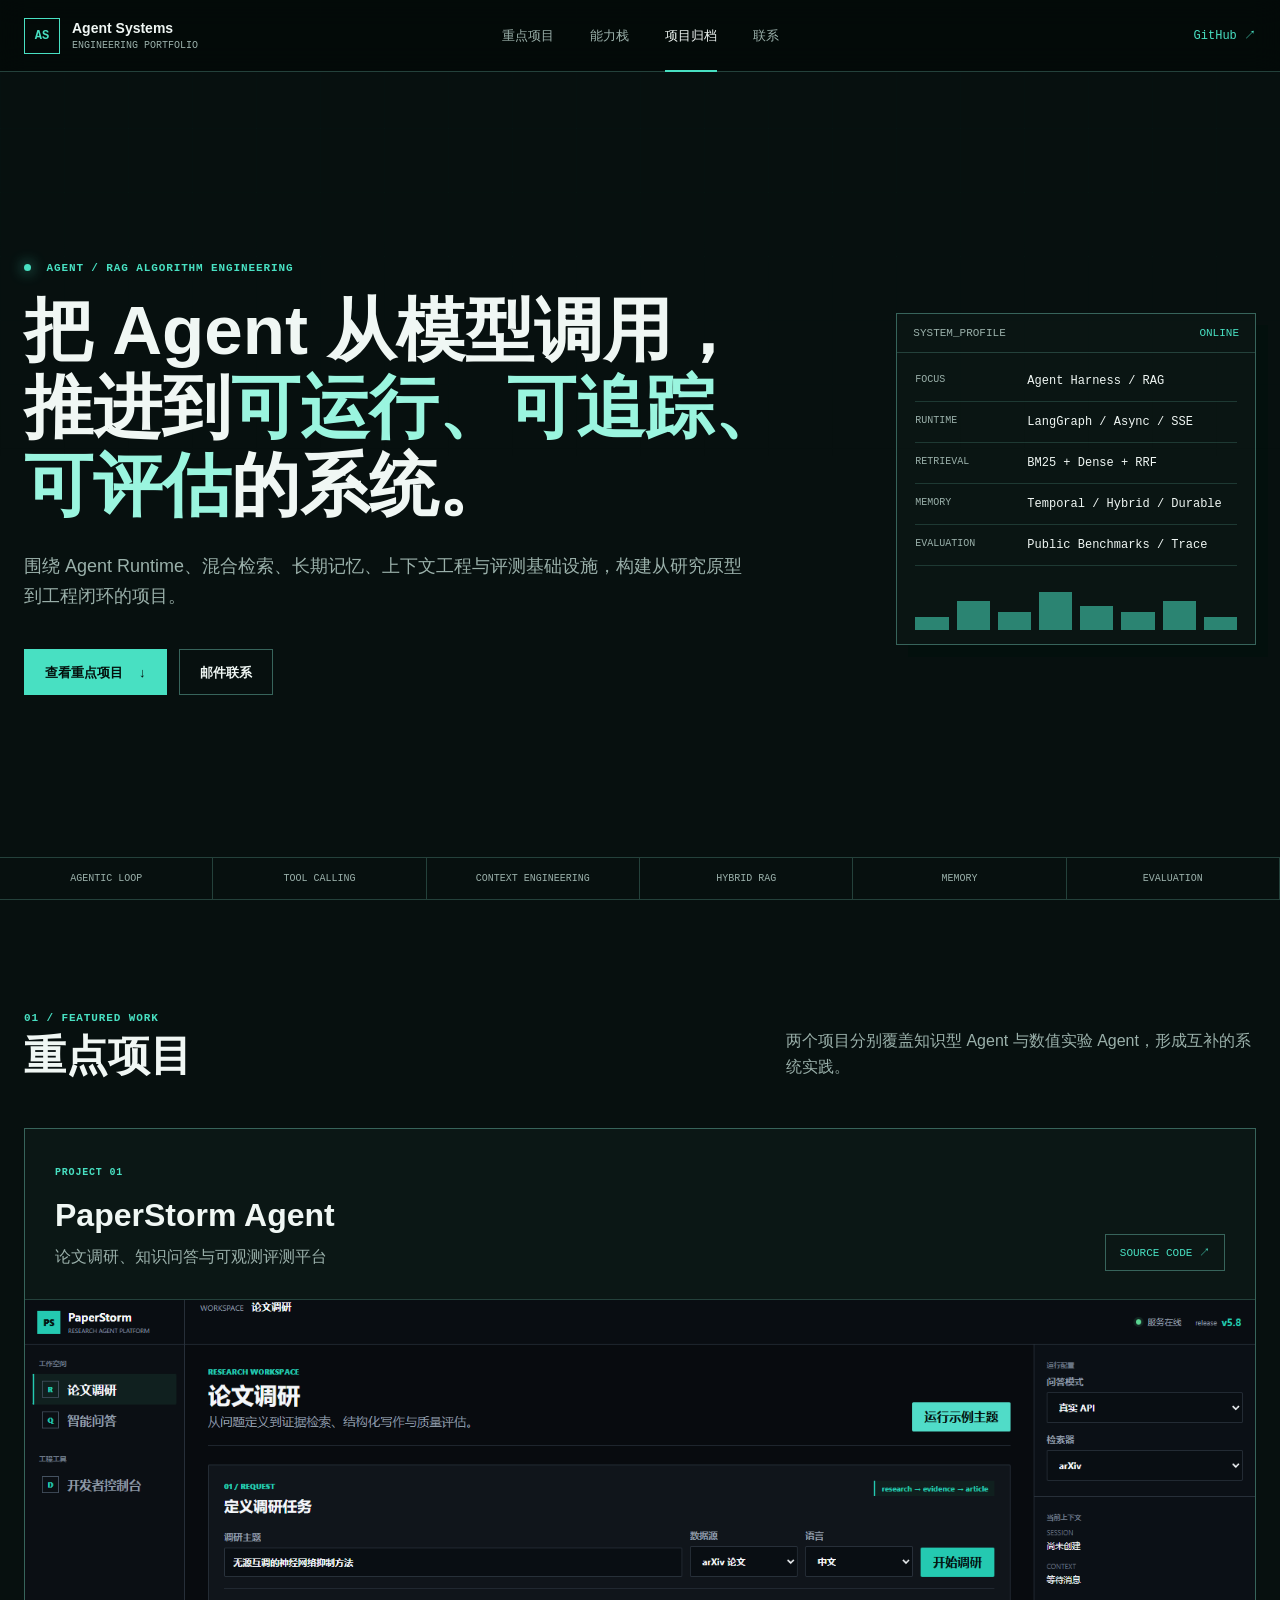
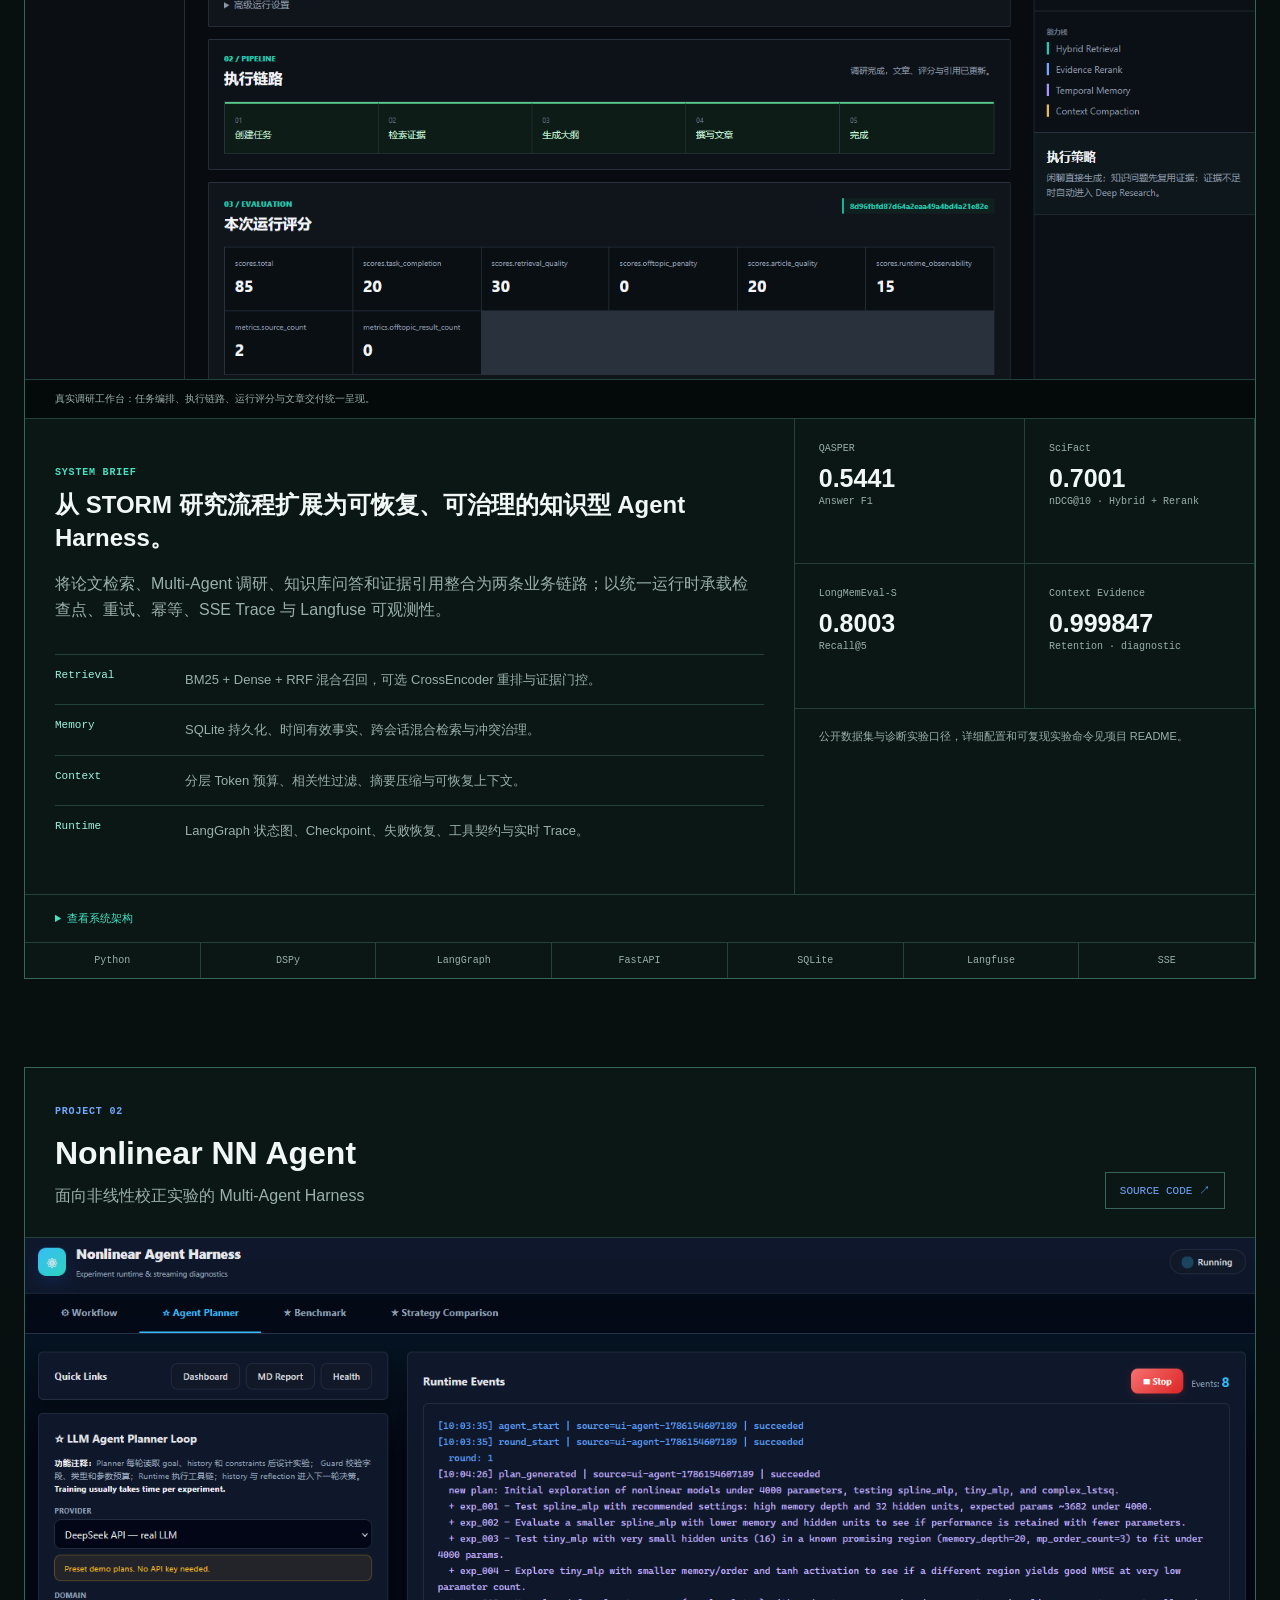
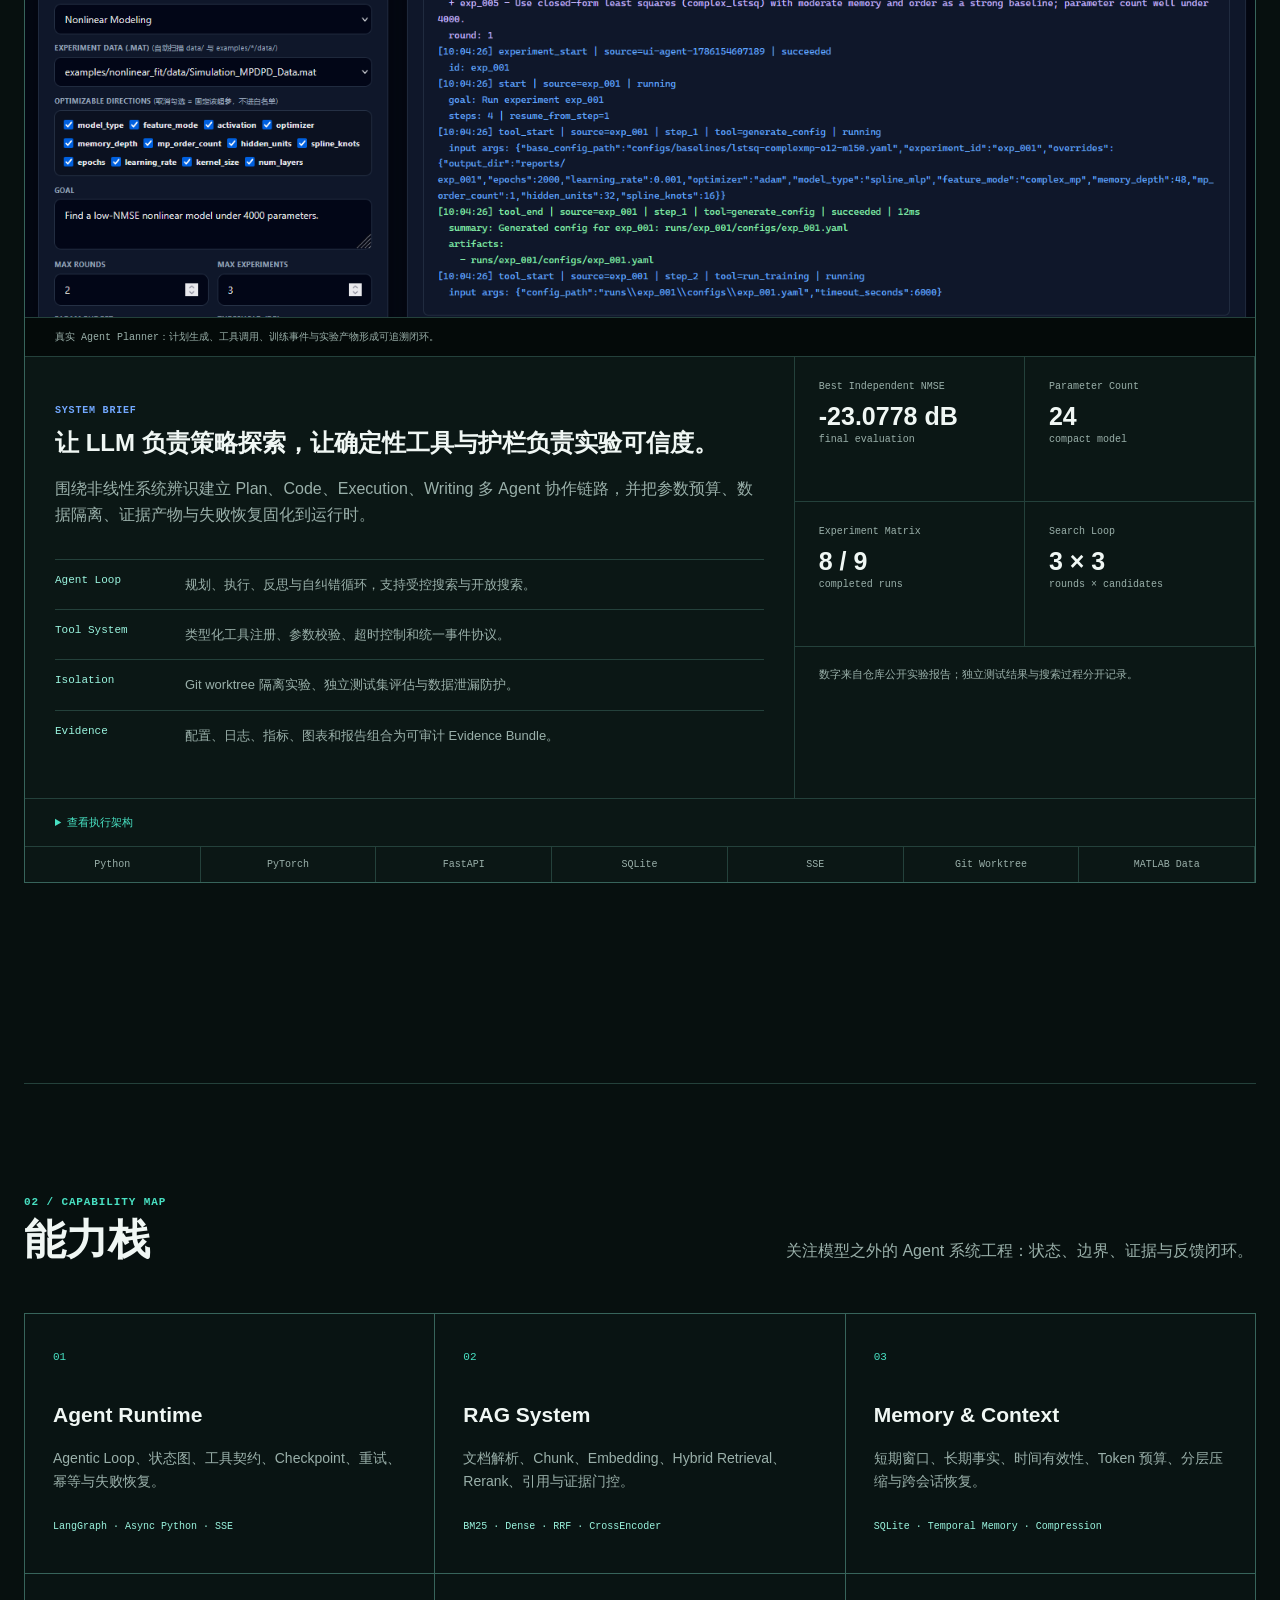
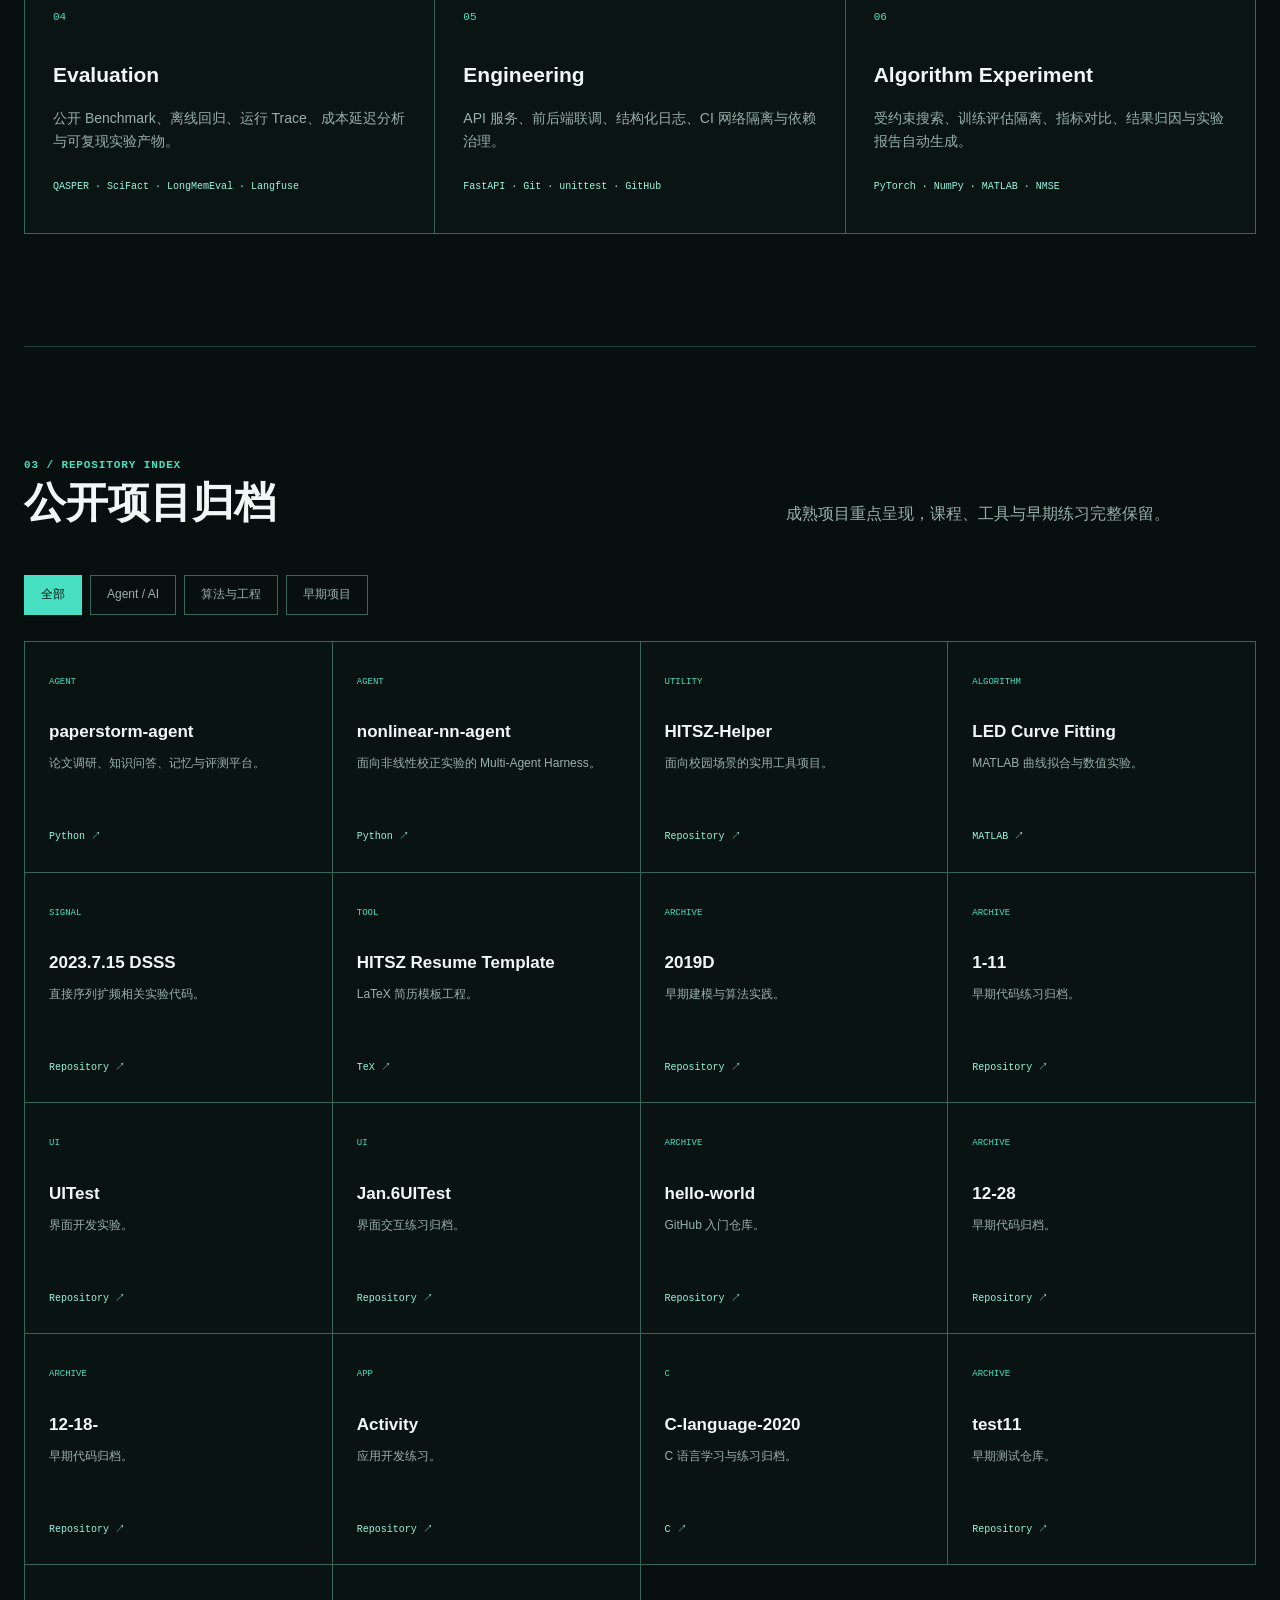
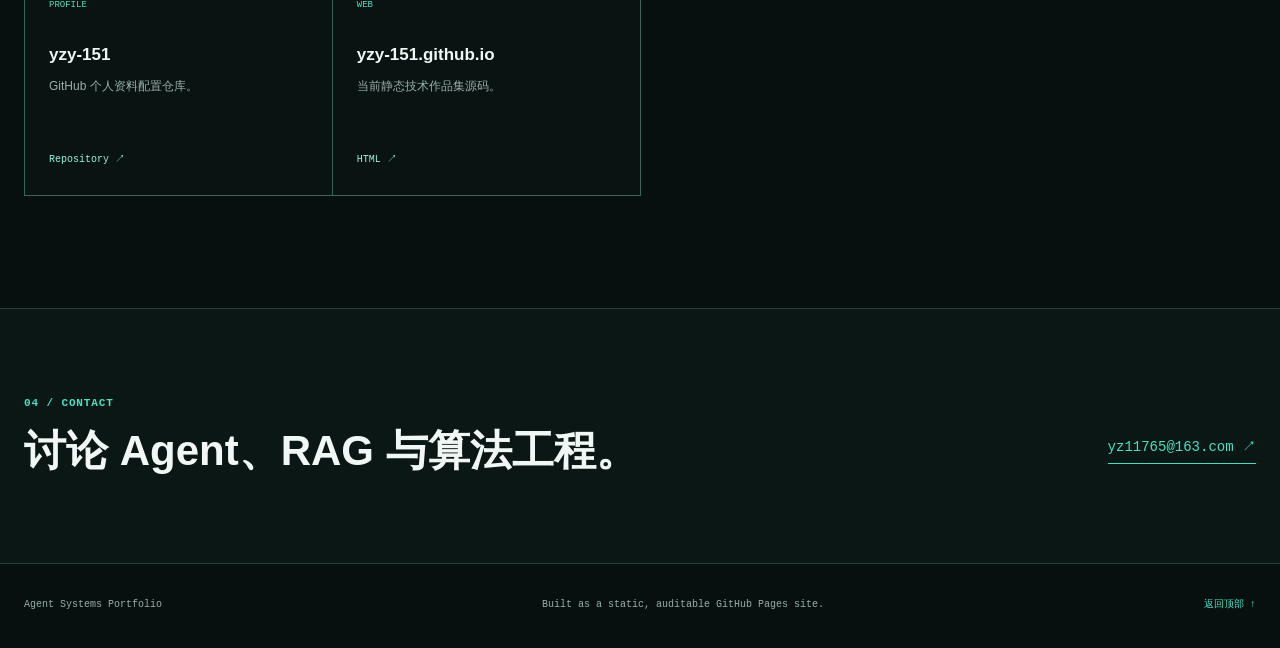
<file: index.html>
<!doctype html>
<html lang="zh-CN">
<head>
  <meta charset="utf-8">
  <meta name="viewport" content="width=device-width, initial-scale=1">
  <meta name="description" content="聚焦 Agent Runtime、RAG、Memory、Context Engineering 与可观测评测的工程作品集。">
  <meta name="theme-color" content="#07110f">
  <title>Agent Systems Portfolio</title>
  <link rel="icon" href="assets/favicon.svg" type="image/svg+xml">
  <link rel="stylesheet" href="assets/styles.css">
  <script src="assets/app.js" defer></script>
</head>
<body>
  <a class="skip-link" href="#main">跳到主要内容</a>
  <header class="site-header">
    <a class="brand" href="#top" aria-label="返回首页">
      <span class="brand-mark" aria-hidden="true">AS</span>
      <span><strong>Agent Systems</strong><small>Engineering Portfolio</small></span>
    </a>
    <nav aria-label="主导航">
      <a href="#projects">重点项目</a>
      <a href="#capabilities">能力栈</a>
      <a href="#archive">项目归档</a>
      <a href="#contact">联系</a>
    </nav>
    <a class="header-link" href="https://github.com/yzy-151" target="_blank" rel="noreferrer">GitHub <span aria-hidden="true">↗</span></a>
  </header>

  <main id="main">
    <section class="hero" id="top">
      <div class="hero-grid">
        <div class="hero-copy reveal">
          <p class="eyebrow"><span class="status-dot"></span> AGENT / RAG ALGORITHM ENGINEERING</p>
          <h1>把 Agent 从模型调用，<br>推进到<span>可运行、可追踪、可评估</span>的系统。</h1>
          <p class="hero-lede">围绕 Agent Runtime、混合检索、长期记忆、上下文工程与评测基础设施，构建从研究原型到工程闭环的项目。</p>
          <div class="hero-actions">
            <a class="button primary" href="#projects">查看重点项目 <span aria-hidden="true">↓</span></a>
            <a class="button secondary" href="mailto:yz11765@163.com">邮件联系</a>
          </div>
        </div>
        <div class="system-panel reveal" aria-label="系统能力概览">
          <div class="panel-head"><span>SYSTEM_PROFILE</span><span class="online">ONLINE</span></div>
          <dl>
            <div><dt>FOCUS</dt><dd>Agent Harness / RAG</dd></div>
            <div><dt>RUNTIME</dt><dd>LangGraph / Async / SSE</dd></div>
            <div><dt>RETRIEVAL</dt><dd>BM25 + Dense + RRF</dd></div>
            <div><dt>MEMORY</dt><dd>Temporal / Hybrid / Durable</dd></div>
            <div><dt>EVALUATION</dt><dd>Public Benchmarks / Trace</dd></div>
          </dl>
          <div class="signal" aria-hidden="true"><i></i><i></i><i></i><i></i><i></i><i></i><i></i><i></i></div>
        </div>
      </div>
      <div class="hero-strip" aria-label="技术方向">
        <span>Agentic Loop</span><span>Tool Calling</span><span>Context Engineering</span><span>Hybrid RAG</span><span>Memory</span><span>Evaluation</span>
      </div>
    </section>

    <section class="section" id="projects">
      <div class="section-heading reveal">
        <div><p class="eyebrow">01 / FEATURED WORK</p><h2>重点项目</h2></div>
        <p>两个项目分别覆盖知识型 Agent 与数值实验 Agent，形成互补的系统实践。</p>
      </div>

      <article class="project project-paperstorm reveal">
        <div class="project-titlebar">
          <div><span class="project-index">PROJECT 01</span><h3>PaperStorm Agent</h3><p>论文调研、知识问答与可观测评测平台</p></div>
          <a class="repo-link" href="https://github.com/yzy-151/paperstorm-agent" target="_blank" rel="noreferrer">SOURCE CODE ↗</a>
        </div>
        <figure class="project-visual">
          <img src="assets/images/paperstorm-dashboard.png" alt="PaperStorm 论文调研工作台界面" width="1600" height="1350">
          <figcaption>真实调研工作台：任务编排、执行链路、运行评分与文章交付统一呈现。</figcaption>
        </figure>
        <div class="project-body">
          <div class="project-story">
            <p class="label">SYSTEM BRIEF</p>
            <h4>从 STORM 研究流程扩展为可恢复、可治理的知识型 Agent Harness。</h4>
            <p>将论文检索、Multi-Agent 调研、知识库问答和证据引用整合为两条业务链路；以统一运行时承载检查点、重试、幂等、SSE Trace 与 Langfuse 可观测性。</p>
            <ul class="feature-list">
              <li><strong>Retrieval</strong><span>BM25 + Dense + RRF 混合召回，可选 CrossEncoder 重排与证据门控。</span></li>
              <li><strong>Memory</strong><span>SQLite 持久化、时间有效事实、跨会话混合检索与冲突治理。</span></li>
              <li><strong>Context</strong><span>分层 Token 预算、相关性过滤、摘要压缩与可恢复上下文。</span></li>
              <li><strong>Runtime</strong><span>LangGraph 状态图、Checkpoint、失败恢复、工具契约与实时 Trace。</span></li>
            </ul>
          </div>
          <div class="metrics" aria-label="PaperStorm 公开评测指标">
            <div><span>QASPER</span><strong>0.5441</strong><small>Answer F1</small></div>
            <div><span>SciFact</span><strong>0.7001</strong><small>nDCG@10 · Hybrid + Rerank</small></div>
            <div><span>LongMemEval-S</span><strong>0.8003</strong><small>Recall@5</small></div>
            <div><span>Context Evidence</span><strong>0.999847</strong><small>Retention · diagnostic</small></div>
            <p class="metric-note">公开数据集与诊断实验口径，详细配置和可复现实验命令见项目 README。</p>
          </div>
        </div>
        <details class="architecture">
          <summary>查看系统架构</summary>
          <img src="assets/images/paperstorm-architecture.svg" alt="PaperStorm 从外部资源到问答和深度调研的系统架构" width="1600" height="900">
        </details>
        <div class="tech-row"><span>Python</span><span>DSPy</span><span>LangGraph</span><span>FastAPI</span><span>SQLite</span><span>Langfuse</span><span>SSE</span></div>
      </article>

      <article class="project project-nonlinear reveal">
        <div class="project-titlebar">
          <div><span class="project-index">PROJECT 02</span><h3>Nonlinear NN Agent</h3><p>面向非线性校正实验的 Multi-Agent Harness</p></div>
          <a class="repo-link" href="https://github.com/yzy-151/nonlinear-nn-agent" target="_blank" rel="noreferrer">SOURCE CODE ↗</a>
        </div>
        <figure class="project-visual">
          <img src="assets/images/nonlinear-dashboard.png" alt="Nonlinear NN Agent 实验规划与运行事件界面" width="1527" height="886">
          <figcaption>真实 Agent Planner：计划生成、工具调用、训练事件与实验产物形成可追溯闭环。</figcaption>
        </figure>
        <div class="project-body">
          <div class="project-story">
            <p class="label">SYSTEM BRIEF</p>
            <h4>让 LLM 负责策略探索，让确定性工具与护栏负责实验可信度。</h4>
            <p>围绕非线性系统辨识建立 Plan、Code、Execution、Writing 多 Agent 协作链路，并把参数预算、数据隔离、证据产物与失败恢复固化到运行时。</p>
            <ul class="feature-list">
              <li><strong>Agent Loop</strong><span>规划、执行、反思与自纠错循环，支持受控搜索与开放搜索。</span></li>
              <li><strong>Tool System</strong><span>类型化工具注册、参数校验、超时控制和统一事件协议。</span></li>
              <li><strong>Isolation</strong><span>Git worktree 隔离实验、独立测试集评估与数据泄漏防护。</span></li>
              <li><strong>Evidence</strong><span>配置、日志、指标、图表和报告组合为可审计 Evidence Bundle。</span></li>
            </ul>
          </div>
          <div class="metrics" aria-label="Nonlinear NN Agent 实验指标">
            <div><span>Best Independent NMSE</span><strong>-23.0778 dB</strong><small>final evaluation</small></div>
            <div><span>Parameter Count</span><strong>24</strong><small>compact model</small></div>
            <div><span>Experiment Matrix</span><strong>8 / 9</strong><small>completed runs</small></div>
            <div><span>Search Loop</span><strong>3 × 3</strong><small>rounds × candidates</small></div>
            <p class="metric-note">数字来自仓库公开实验报告；独立测试结果与搜索过程分开记录。</p>
          </div>
        </div>
        <details class="architecture">
          <summary>查看执行架构</summary>
          <img src="assets/images/nonlinear-architecture.png" alt="Nonlinear NN Agent 多智能体实验闭环架构" width="1600" height="900">
        </details>
        <div class="tech-row"><span>Python</span><span>PyTorch</span><span>FastAPI</span><span>SQLite</span><span>SSE</span><span>Git Worktree</span><span>MATLAB Data</span></div>
      </article>
    </section>

    <section class="section capabilities" id="capabilities">
      <div class="section-heading reveal"><div><p class="eyebrow">02 / CAPABILITY MAP</p><h2>能力栈</h2></div><p>关注模型之外的 Agent 系统工程：状态、边界、证据与反馈闭环。</p></div>
      <div class="capability-grid">
        <article class="reveal"><span>01</span><h3>Agent Runtime</h3><p>Agentic Loop、状态图、工具契约、Checkpoint、重试、幂等与失败恢复。</p><small>LangGraph · Async Python · SSE</small></article>
        <article class="reveal"><span>02</span><h3>RAG System</h3><p>文档解析、Chunk、Embedding、Hybrid Retrieval、Rerank、引用与证据门控。</p><small>BM25 · Dense · RRF · CrossEncoder</small></article>
        <article class="reveal"><span>03</span><h3>Memory & Context</h3><p>短期窗口、长期事实、时间有效性、Token 预算、分层压缩与跨会话恢复。</p><small>SQLite · Temporal Memory · Compression</small></article>
        <article class="reveal"><span>04</span><h3>Evaluation</h3><p>公开 Benchmark、离线回归、运行 Trace、成本延迟分析与可复现实验产物。</p><small>QASPER · SciFact · LongMemEval · Langfuse</small></article>
        <article class="reveal"><span>05</span><h3>Engineering</h3><p>API 服务、前后端联调、结构化日志、CI 网络隔离与依赖治理。</p><small>FastAPI · Git · unittest · GitHub</small></article>
        <article class="reveal"><span>06</span><h3>Algorithm Experiment</h3><p>受约束搜索、训练评估隔离、指标对比、结果归因与实验报告自动生成。</p><small>PyTorch · NumPy · MATLAB · NMSE</small></article>
      </div>
    </section>

    <section class="section archive" id="archive">
      <div class="section-heading reveal"><div><p class="eyebrow">03 / REPOSITORY INDEX</p><h2>公开项目归档</h2></div><p>成熟项目重点呈现，课程、工具与早期练习完整保留。</p></div>
      <div class="filters reveal" role="group" aria-label="筛选项目">
        <button class="active" data-filter="all" type="button">全部</button>
        <button data-filter="agent" type="button">Agent / AI</button>
        <button data-filter="algorithm" type="button">算法与工程</button>
        <button data-filter="early" type="button">早期项目</button>
      </div>
      <div class="repo-grid">
        <a class="repo-card reveal" data-category="agent" href="https://github.com/yzy-151/paperstorm-agent" target="_blank" rel="noreferrer"><span>AGENT</span><h3>paperstorm-agent</h3><p>论文调研、知识问答、记忆与评测平台。</p><small>Python ↗</small></a>
        <a class="repo-card reveal" data-category="agent" href="https://github.com/yzy-151/nonlinear-nn-agent" target="_blank" rel="noreferrer"><span>AGENT</span><h3>nonlinear-nn-agent</h3><p>面向非线性校正实验的 Multi-Agent Harness。</p><small>Python ↗</small></a>
        <a class="repo-card reveal" data-category="algorithm" href="https://github.com/yzy-151/HITSZ-Helper" target="_blank" rel="noreferrer"><span>UTILITY</span><h3>HITSZ-Helper</h3><p>面向校园场景的实用工具项目。</p><small>Repository ↗</small></a>
        <a class="repo-card reveal" data-category="algorithm" href="https://github.com/yzy-151/LED-Curve-Fitting-MATLAB" target="_blank" rel="noreferrer"><span>ALGORITHM</span><h3>LED Curve Fitting</h3><p>MATLAB 曲线拟合与数值实验。</p><small>MATLAB ↗</small></a>
        <a class="repo-card reveal" data-category="algorithm" href="https://github.com/yzy-151/2023.7.15DSSS" target="_blank" rel="noreferrer"><span>SIGNAL</span><h3>2023.7.15 DSSS</h3><p>直接序列扩频相关实验代码。</p><small>Repository ↗</small></a>
        <a class="repo-card reveal" data-category="algorithm" href="https://github.com/yzy-151/HITSZ-Resume-Template" target="_blank" rel="noreferrer"><span>TOOL</span><h3>HITSZ Resume Template</h3><p>LaTeX 简历模板工程。</p><small>TeX ↗</small></a>
        <a class="repo-card reveal" data-category="early" href="https://github.com/yzy-151/2019D" target="_blank" rel="noreferrer"><span>ARCHIVE</span><h3>2019D</h3><p>早期建模与算法实践。</p><small>Repository ↗</small></a>
        <a class="repo-card reveal" data-category="early" href="https://github.com/yzy-151/1-11" target="_blank" rel="noreferrer"><span>ARCHIVE</span><h3>1-11</h3><p>早期代码练习归档。</p><small>Repository ↗</small></a>
        <a class="repo-card reveal" data-category="early" href="https://github.com/yzy-151/UITest" target="_blank" rel="noreferrer"><span>UI</span><h3>UITest</h3><p>界面开发实验。</p><small>Repository ↗</small></a>
        <a class="repo-card reveal" data-category="early" href="https://github.com/yzy-151/Jan.6UITest" target="_blank" rel="noreferrer"><span>UI</span><h3>Jan.6UITest</h3><p>界面交互练习归档。</p><small>Repository ↗</small></a>
        <a class="repo-card reveal" data-category="early" href="https://github.com/yzy-151/hello-world" target="_blank" rel="noreferrer"><span>ARCHIVE</span><h3>hello-world</h3><p>GitHub 入门仓库。</p><small>Repository ↗</small></a>
        <a class="repo-card reveal" data-category="early" href="https://github.com/yzy-151/12-28" target="_blank" rel="noreferrer"><span>ARCHIVE</span><h3>12-28</h3><p>早期代码归档。</p><small>Repository ↗</small></a>
        <a class="repo-card reveal" data-category="early" href="https://github.com/yzy-151/12-18-" target="_blank" rel="noreferrer"><span>ARCHIVE</span><h3>12-18-</h3><p>早期代码归档。</p><small>Repository ↗</small></a>
        <a class="repo-card reveal" data-category="early" href="https://github.com/yzy-151/Activity" target="_blank" rel="noreferrer"><span>APP</span><h3>Activity</h3><p>应用开发练习。</p><small>Repository ↗</small></a>
        <a class="repo-card reveal" data-category="early" href="https://github.com/yzy-151/C-language-2020" target="_blank" rel="noreferrer"><span>C</span><h3>C-language-2020</h3><p>C 语言学习与练习归档。</p><small>C ↗</small></a>
        <a class="repo-card reveal" data-category="early" href="https://github.com/yzy-151/test11" target="_blank" rel="noreferrer"><span>ARCHIVE</span><h3>test11</h3><p>早期测试仓库。</p><small>Repository ↗</small></a>
        <a class="repo-card reveal" data-category="algorithm" href="https://github.com/yzy-151/yzy-151" target="_blank" rel="noreferrer"><span>PROFILE</span><h3>yzy-151</h3><p>GitHub 个人资料配置仓库。</p><small>Repository ↗</small></a>
        <a class="repo-card reveal" data-category="algorithm" href="https://github.com/yzy-151/yzy-151.github.io" target="_blank" rel="noreferrer"><span>WEB</span><h3>yzy-151.github.io</h3><p>当前静态技术作品集源码。</p><small>HTML ↗</small></a>
      </div>
    </section>

    <section class="contact" id="contact">
      <p class="eyebrow">04 / CONTACT</p>
      <div class="contact-row"><h2>讨论 Agent、RAG 与算法工程。</h2><a href="mailto:yz11765@163.com">yz11765@163.com <span aria-hidden="true">↗</span></a></div>
    </section>
  </main>

  <footer><span>Agent Systems Portfolio</span><span>Built as a static, auditable GitHub Pages site.</span><a href="#top">返回顶部 ↑</a></footer>
</body>
</html>
</file>
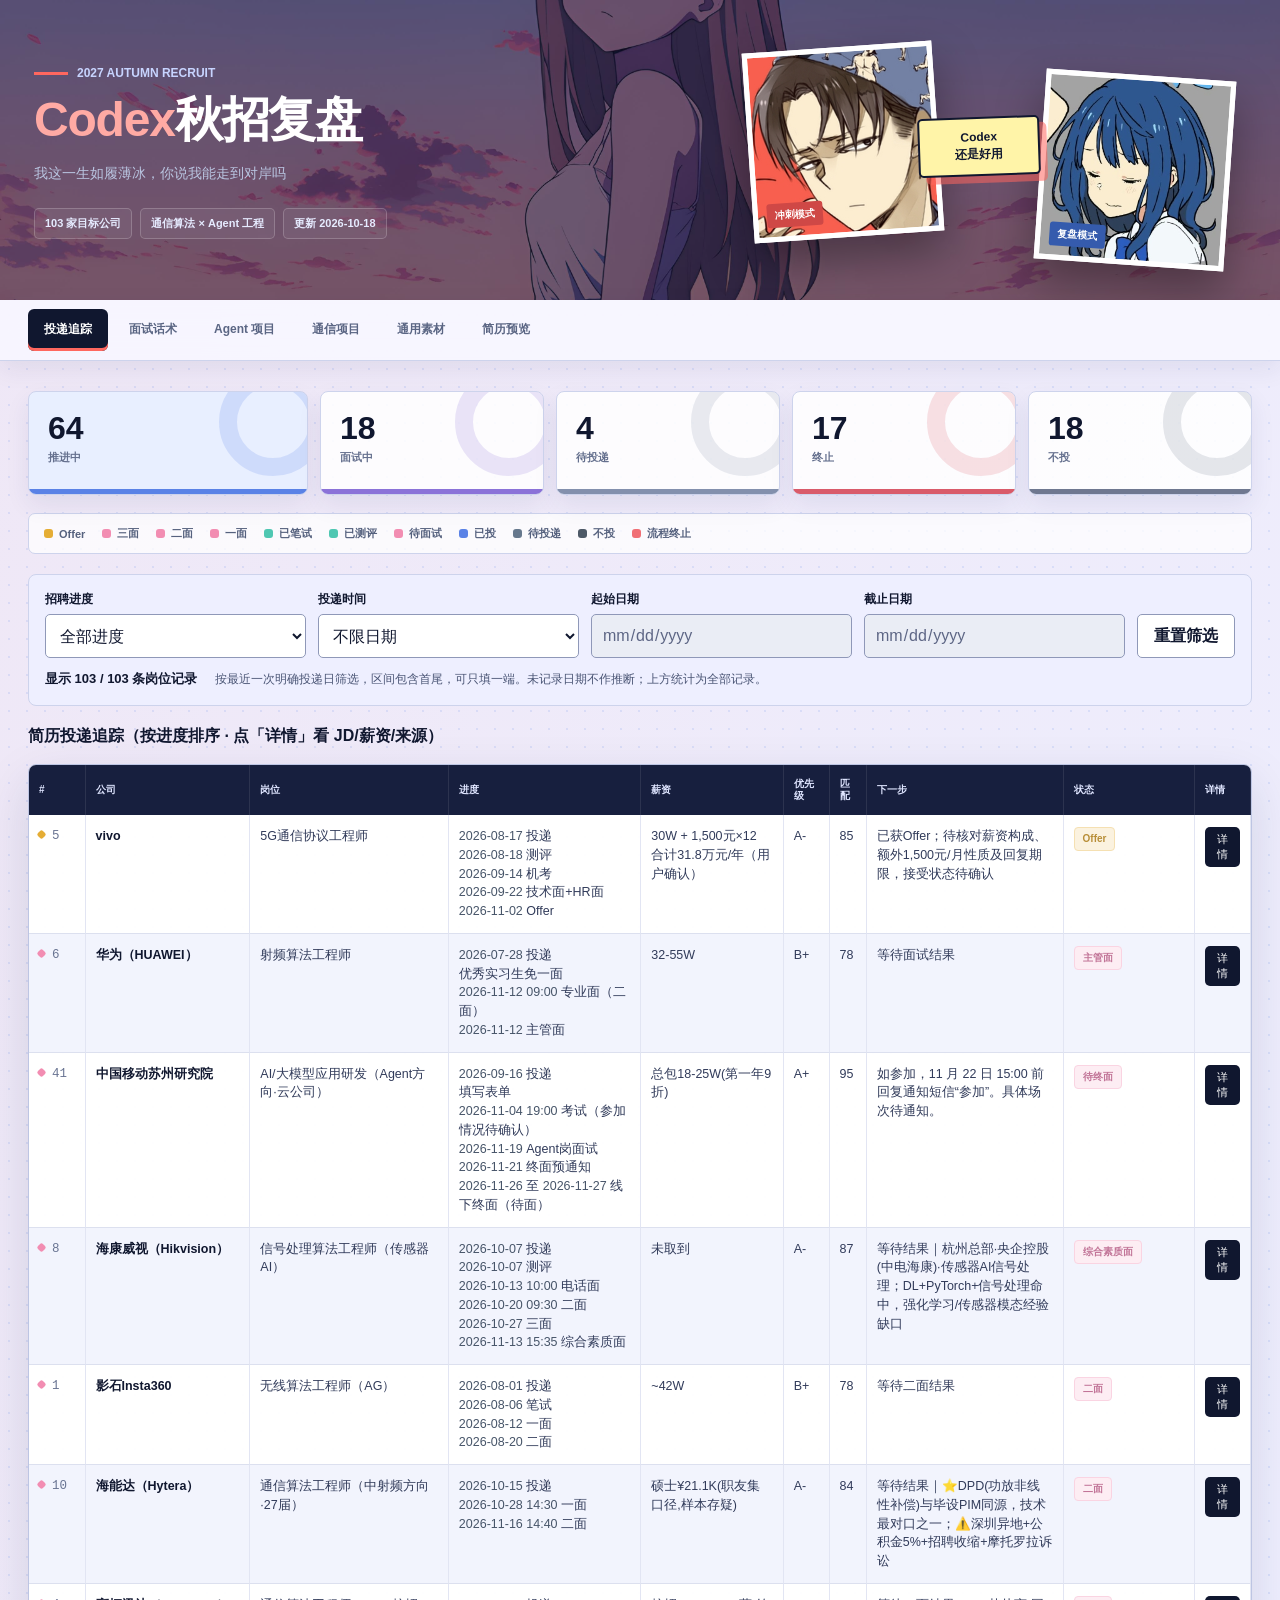
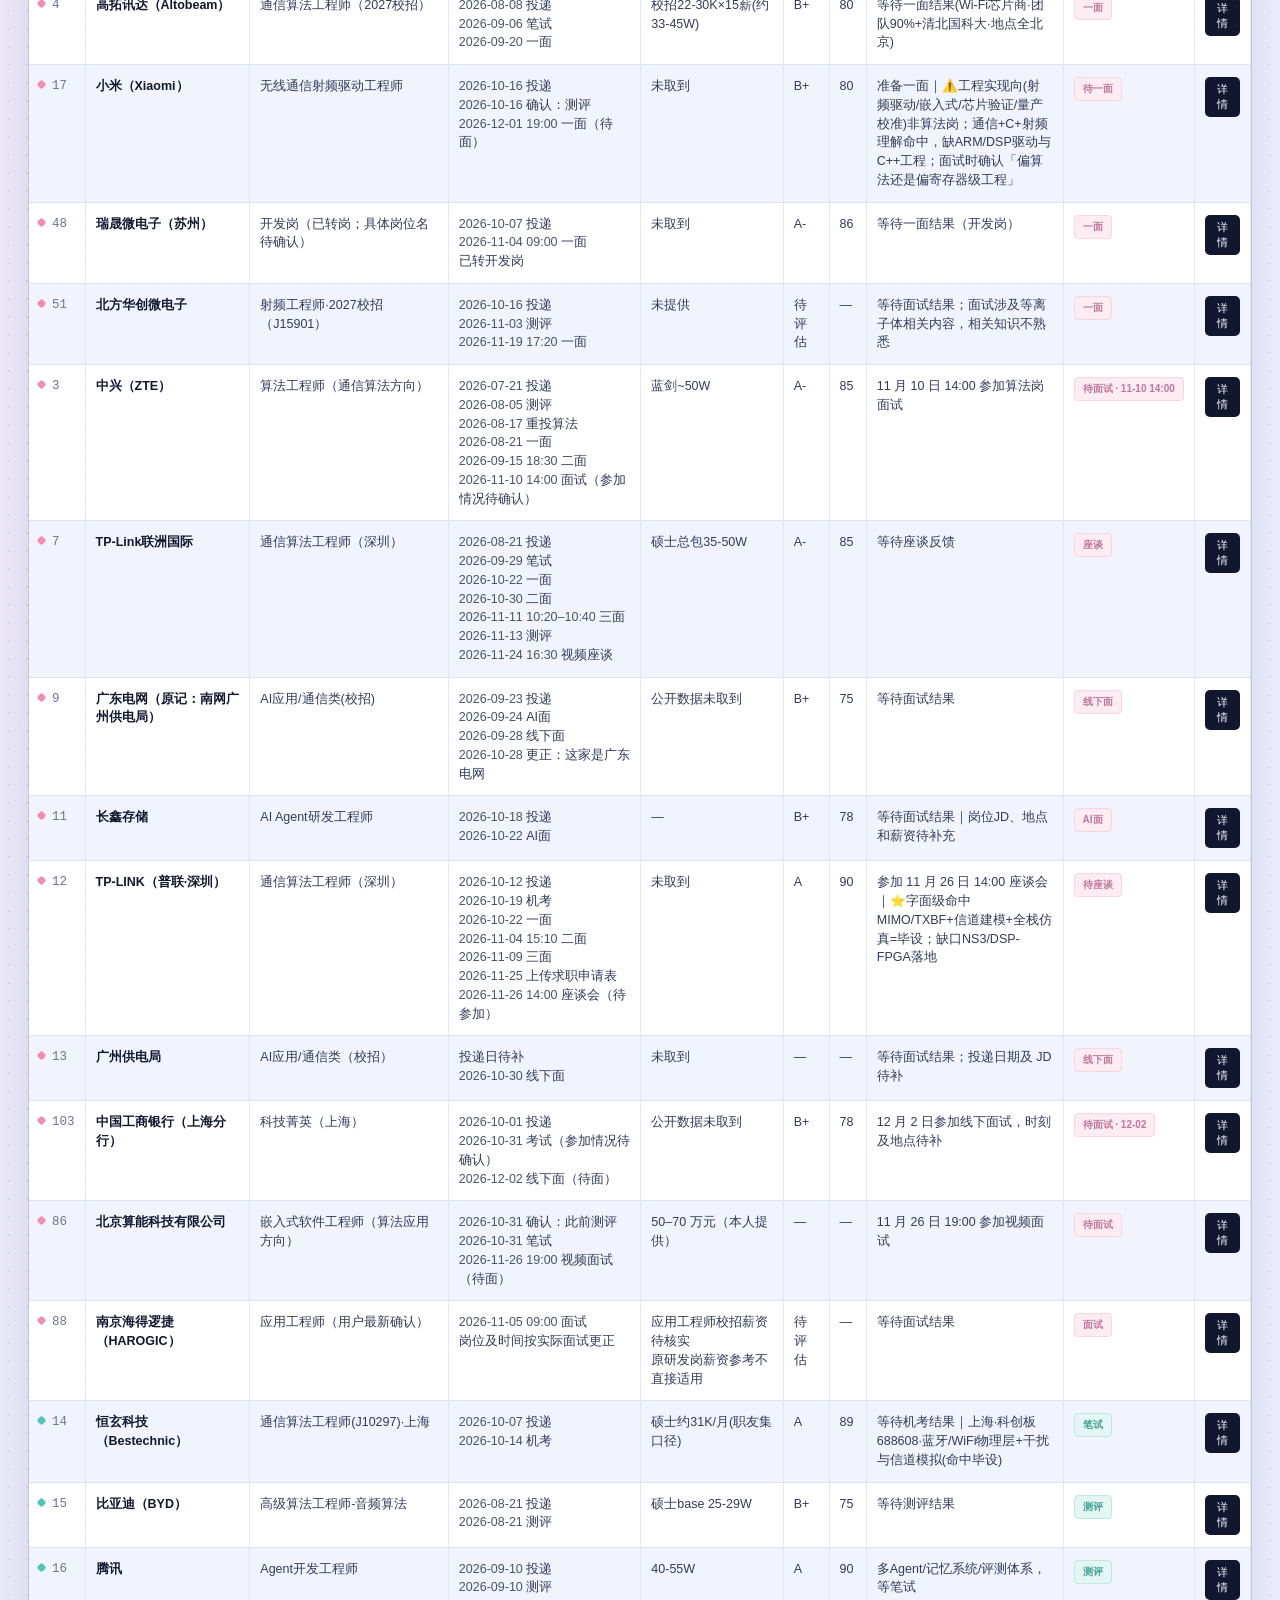
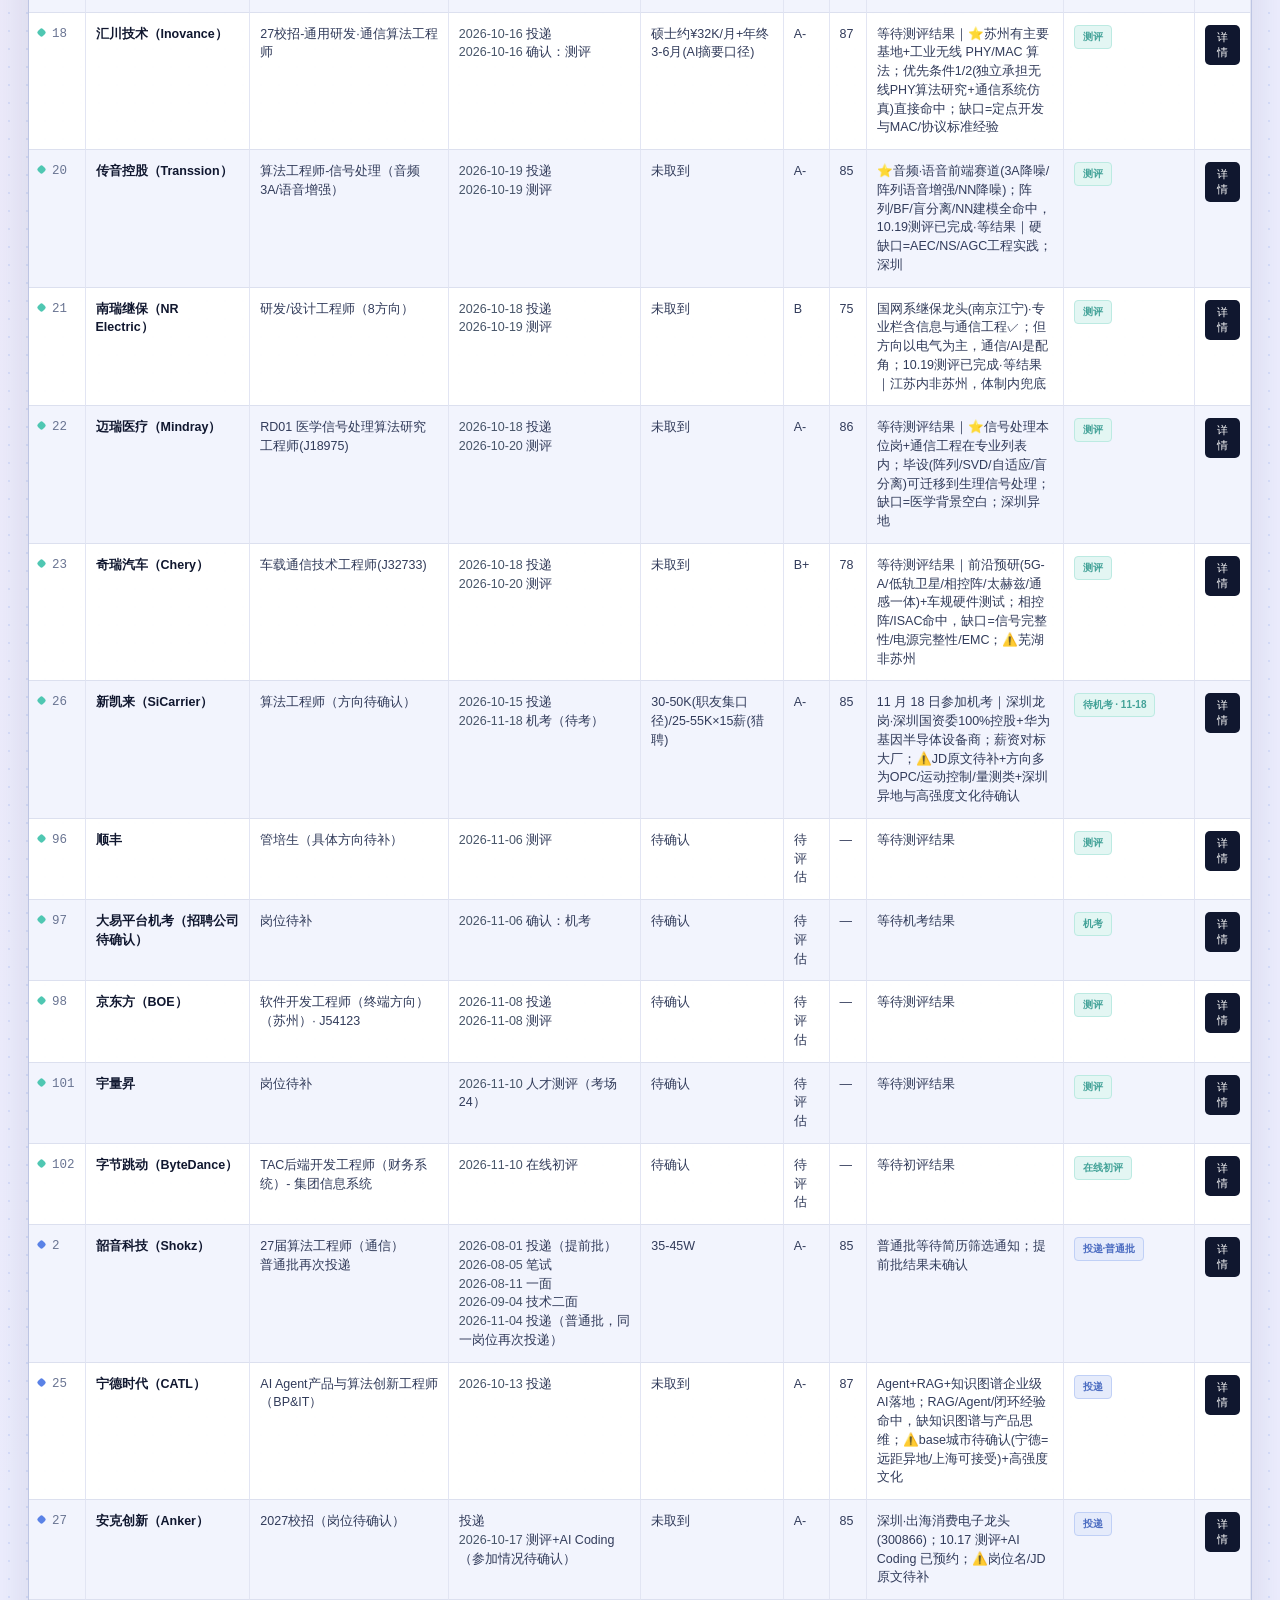
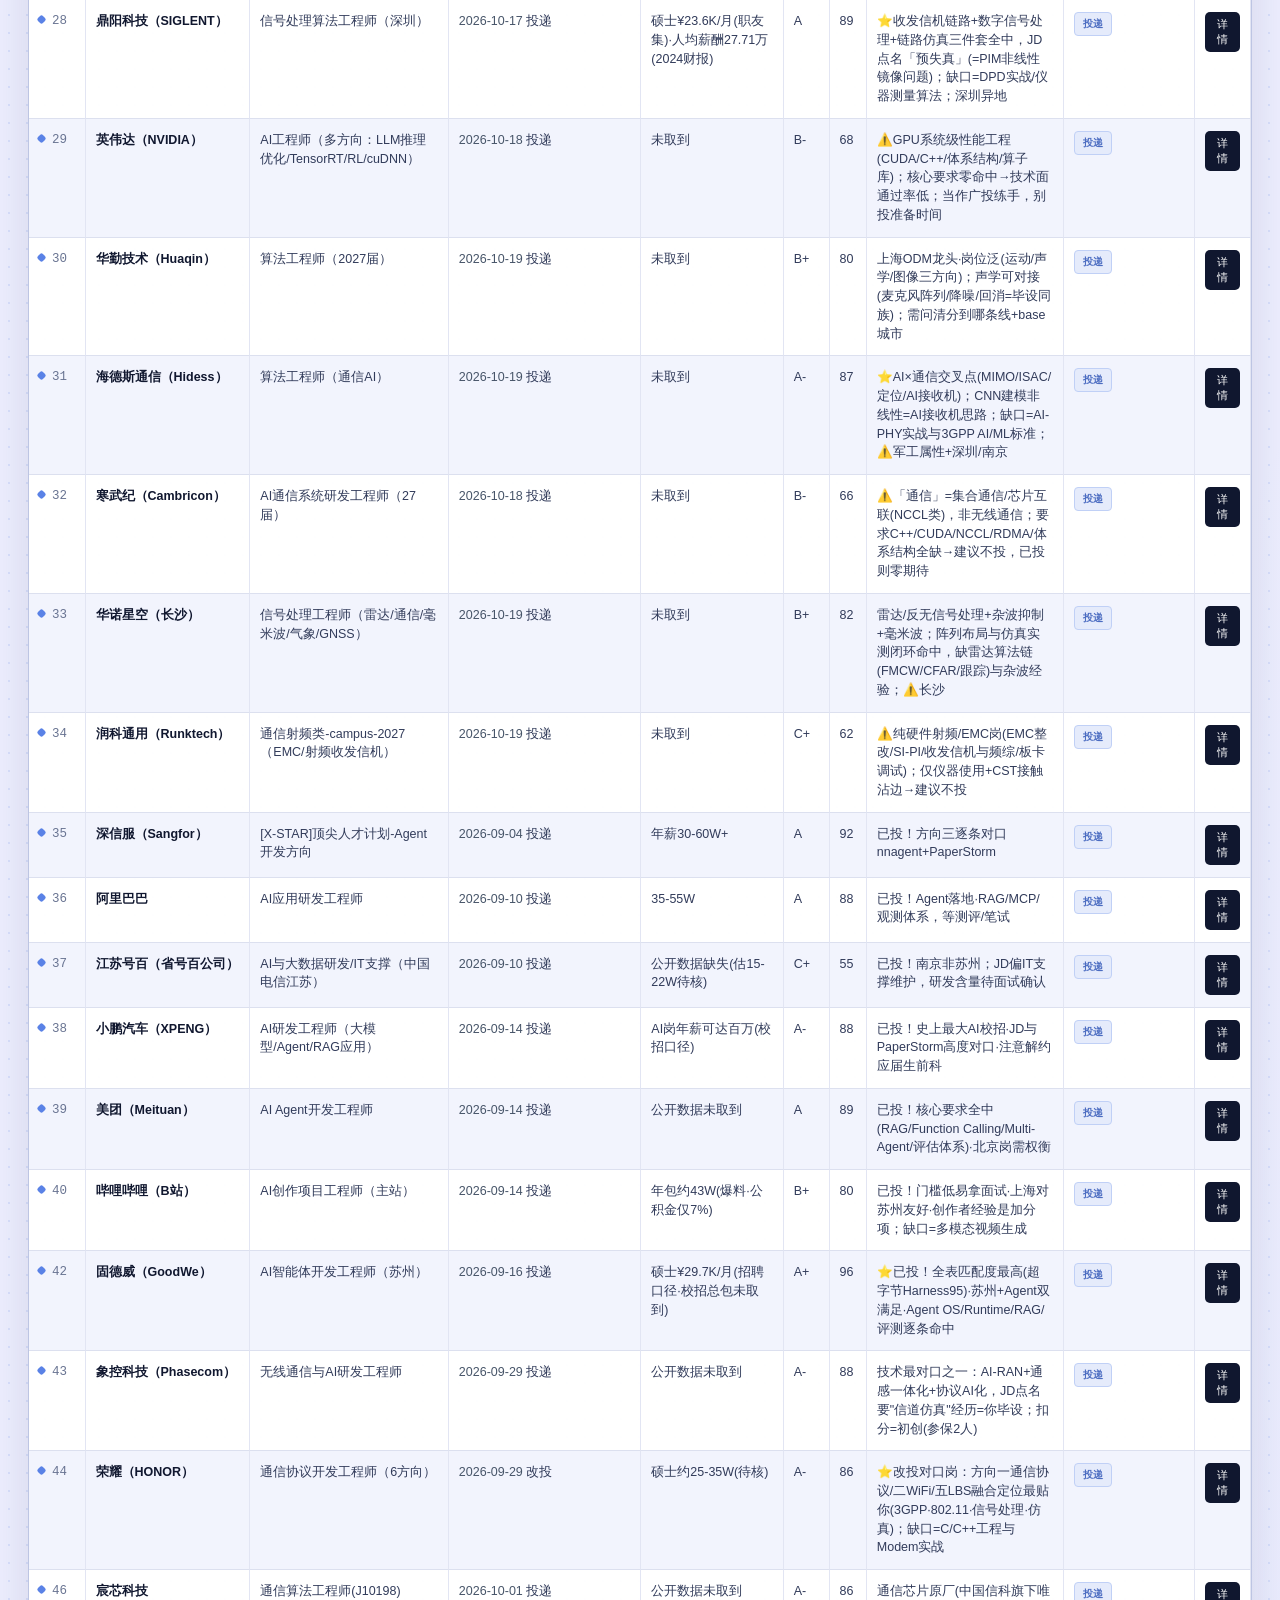
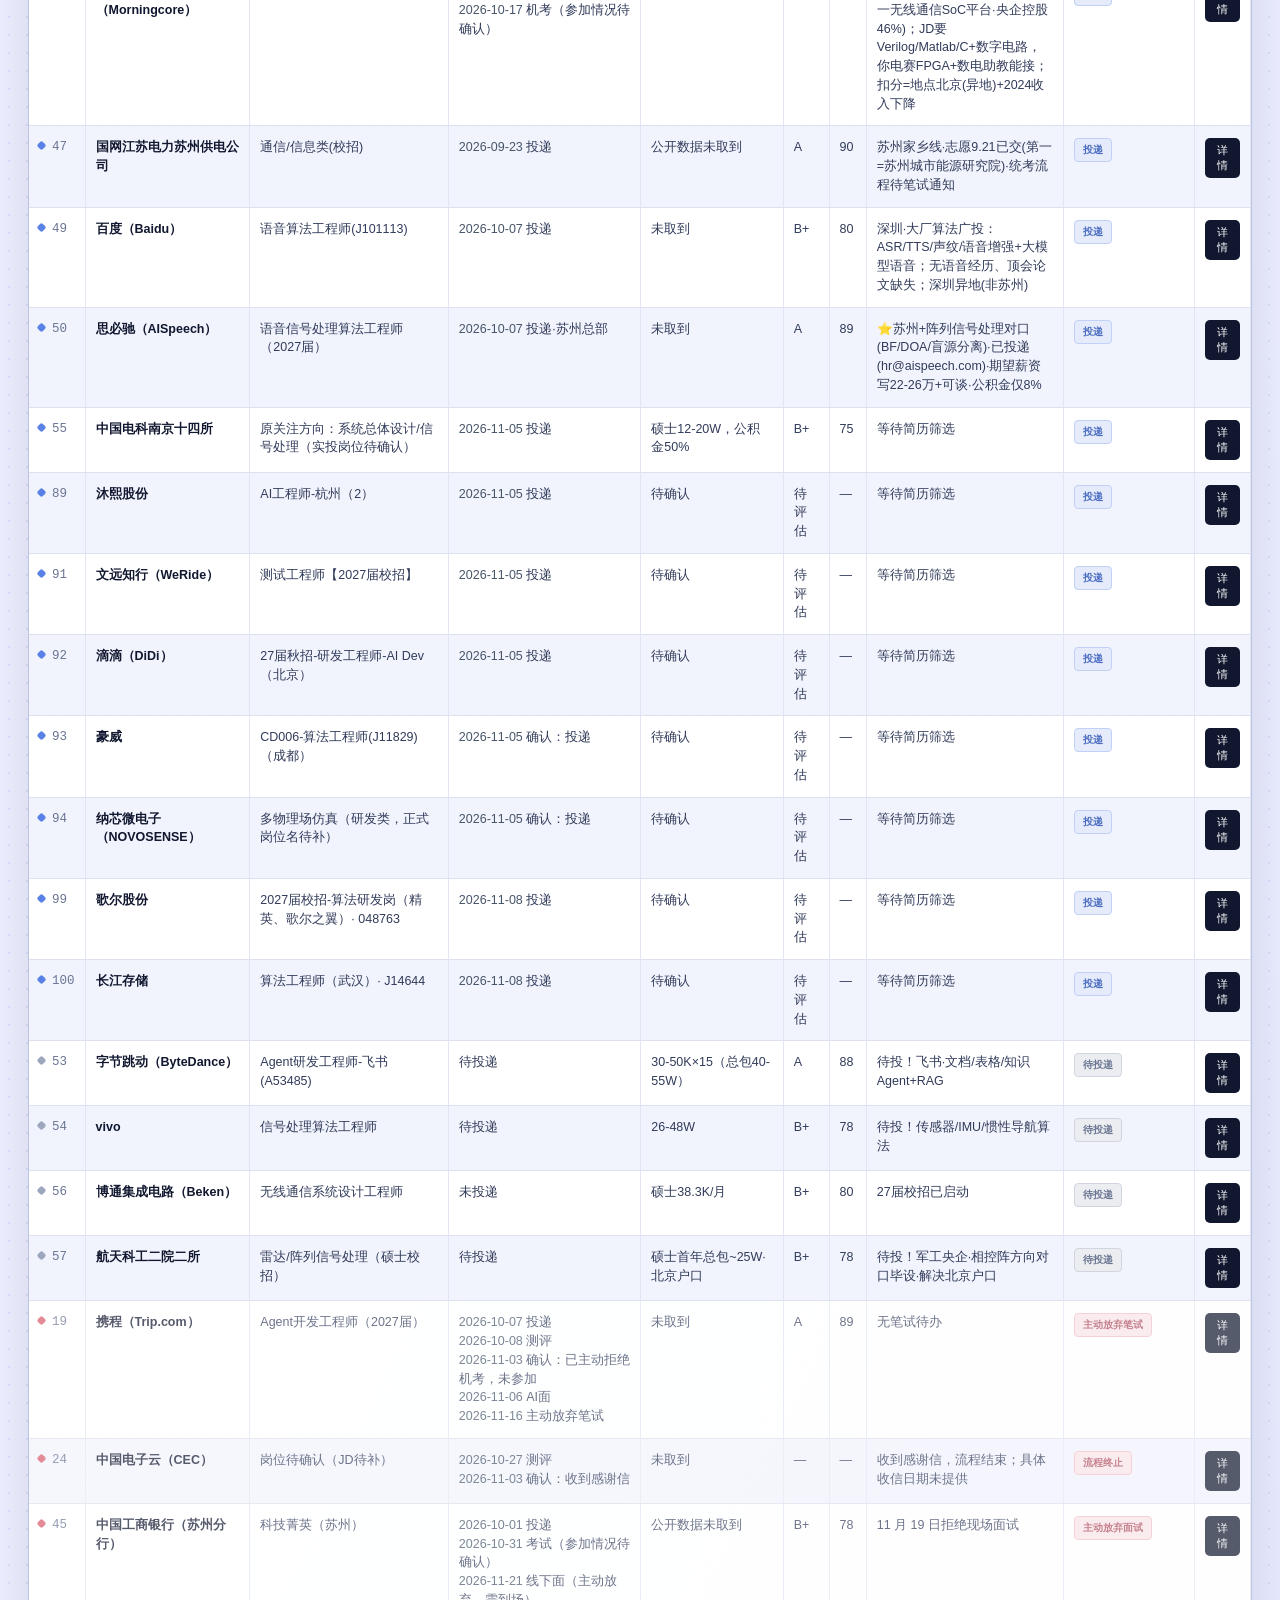
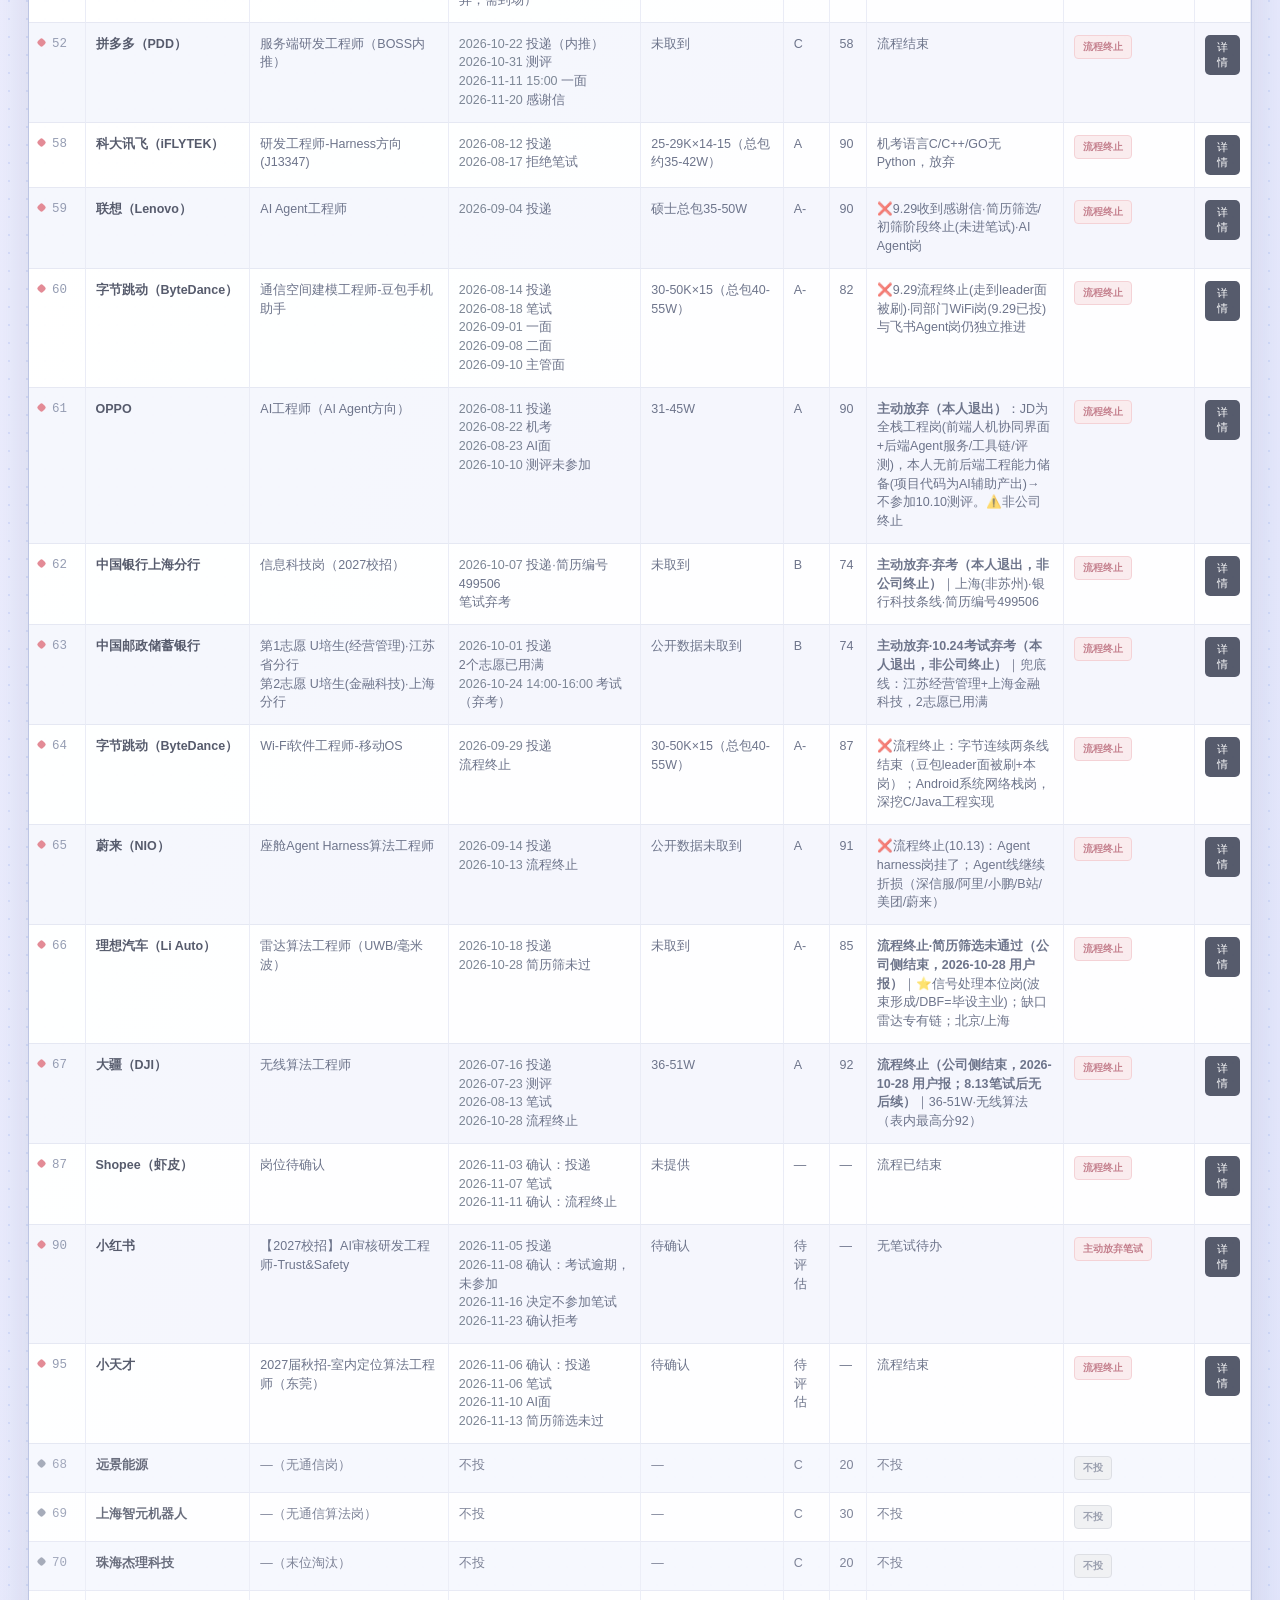
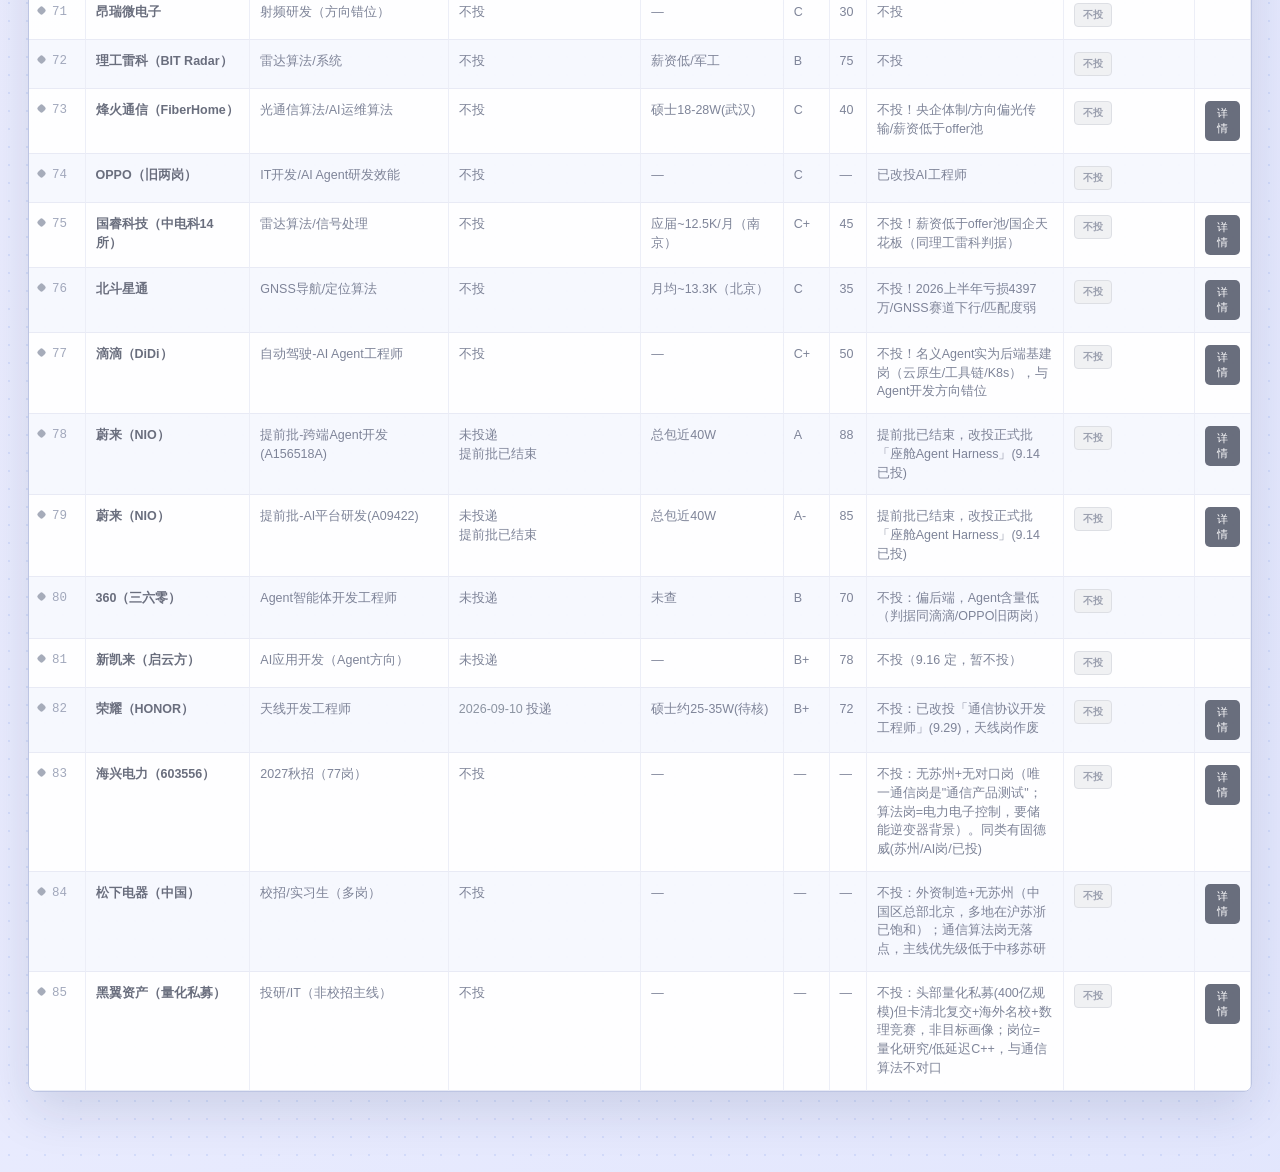
<file: career-console/index.html>
<!DOCTYPE html>
<html lang="zh-CN">
<head>
<meta charset="UTF-8">
<meta name="viewport" content="width=device-width, initial-scale=1.0">
<meta name="theme-color" content="#10172f">
<meta name="apple-mobile-web-app-capable" content="yes">
<meta name="apple-mobile-web-app-status-bar-style" content="black-translucent">
<meta name="apple-mobile-web-app-title" content="求职中控台">
<link rel="manifest" href="manifest.webmanifest">
<link rel="apple-touch-icon" href="assets/icon-192.png">
<link rel="icon" type="image/png" sizes="192x192" href="assets/icon-192.png">
<title>求职中控台 · 2027届 通信工程</title>
<style>
  * { box-sizing: border-box; margin: 0; padding: 0; }
  body { font-family: -apple-system, "Segoe UI", "Microsoft YaHei", sans-serif; background: #f3f5f9; color: #1a2233; }
  ::-webkit-scrollbar { width: 8px; height: 8px; }
  ::-webkit-scrollbar-thumb { background: #c3ccda; border-radius: 4px; }

  .header { background: linear-gradient(135deg,#1e3a8a,#2563eb 55%,#7c3aed); color: #fff; padding: 28px 40px 18px; }
  .header h1 { font-size: 22px; font-weight: 700; }
  .header .sub { opacity: .85; font-size: 13px; margin-top: 6px; }

  .tabs { display: flex; background: #fff; padding: 0 40px; border-bottom: 2px solid #e2e8f0; position: sticky; top: 0; z-index: 10; gap: 4px; }
  .tab { padding: 13px 16px; font-size: 13.5px; cursor: pointer; color: #5a6b85; border-bottom: 2px solid transparent; }
  .tab:hover { color: #2563eb; }
  .tab.active { color: #2563eb; border-bottom-color: #2563eb; font-weight: 600; }

  .page { display: none; padding: 24px 40px 60px; max-width: 1400px; margin: 0 auto; }
  .page.active { display: block; }
  h2 { font-size: 15px; font-weight: 600; margin: 6px 0 14px; color: #334155; }

  .stat-row { display: flex; gap: 12px; flex-wrap: wrap; margin-bottom: 18px; }
  .stat { background: #fff; border: 1px solid #e2e8f0; border-radius: 10px; padding: 12px 18px; flex: 1; min-width: 110px; box-shadow: 0 1px 3px rgba(0,0,0,.04); }
  .stat .num { font-size: 24px; font-weight: 700; }
  .stat .lbl { font-size: 11px; color: #5a6b85; margin-top: 2px; }

  table { width: 100%; border-collapse: collapse; font-size: 12.5px; background: #fff; }
  th { text-align: left; padding: 10px 10px; color: #5a6b85; font-weight: 600; font-size: 11.5px; border: 1px solid #d0d7e2; background: #f1f5f9; }
  td { padding: 9px 10px; border: 1px solid #e2e8f0; vertical-align: top; }
  tr:hover td { background: rgba(37,99,235,.05) !important; }
  .wrap { max-width: 220px; }
  .badge { display: inline-block; padding: 2px 10px; border-radius: 20px; font-size: 11px; font-weight: 600; white-space: nowrap; }

  .legend { display: flex; gap: 14px; flex-wrap: wrap; margin: 0 0 18px; padding: 12px 16px; background: #fff; border: 1px solid #e2e8f0; border-radius: 10px; }
  .lg-item { display: flex; align-items: center; gap: 6px; font-size: 12px; color: #334155; }
  .lg-dot { width: 12px; height: 12px; border-radius: 3px; }

  .dt-btn { background: #2563eb; color: #fff; border: none; border-radius: 6px; padding: 4px 12px; font-size: 11px; cursor: pointer; }
  .dt-btn:hover { background: #1d4ed8; }

  .proj-card { background: #fff; border: 1px solid #e2e8f0; border-radius: 10px; padding: 18px 22px; margin-bottom: 14px; position: relative; box-shadow: 0 1px 3px rgba(0,0,0,.04); }
  .proj-name { font-size: 14.5px; font-weight: 700; color: #1e3a8a; }
  .proj-meta { font-size: 12px; color: #5a6b85; margin: 4px 0 10px; }
  .proj-body { font-size: 13px; line-height: 1.7; white-space: pre-wrap; color: #334155; }
  .copy-btn { position: absolute; top: 14px; right: 14px; background: #2563eb; color: #fff; border: none; border-radius: 6px; padding: 5px 12px; font-size: 11.5px; cursor: pointer; }
  .copy-btn:hover { background: #1d4ed8; }
  .copy-btn.ok { background: #059669; }

  .talk-card { background: #fff; border: 1px solid #e2e8f0; border-left: 3px solid #7c3aed; border-radius: 10px; padding: 16px 20px; margin-bottom: 12px; position: relative; }
  .talk-title { font-size: 13.5px; font-weight: 700; color: #1e3a8a; margin-bottom: 8px; }
  .talk-text { font-size: 13px; line-height: 1.7; color: #334155; white-space: pre-wrap; padding-right: 60px; }

  .resume-col { max-width: 860px; margin: 0 auto; }
  .resume-card { background: #fff; border: 1px solid #e2e8f0; border-radius: 10px; padding: 16px; margin-bottom: 20px; }
  .resume-card h3 { margin-bottom: 10px; font-size: 14px; color: #1e3a8a; }
  .resume-card iframe { width: 100%; height: 900px; border: 1px solid #d0d7e2; border-radius: 6px; }

  .modal-overlay { display: none; position: fixed; inset: 0; background: rgba(15,23,42,.55); z-index: 100; }
  .modal-overlay.show { display: flex; align-items: center; justify-content: center; }
  .modal { background: #fff; border-radius: 14px; width: min(640px, 92vw); max-height: 88vh; overflow-y: auto; padding: 26px 30px; position: relative; }
  .modal-close { position: absolute; top: 14px; right: 18px; background: none; border: none; font-size: 20px; cursor: pointer; color: #5a6b85; }
  .modal h3 { font-size: 18px; color: #1e3a8a; margin-bottom: 4px; }
  .modal .mj { color: #5a6b85; font-size: 13px; margin-bottom: 14px; }
  .modal h4 { font-size: 13px; color: #1e3a8a; margin: 16px 0 8px; border-left: 3px solid #2563eb; padding-left: 8px; }
  .modal ul { padding-left: 20px; font-size: 13px; line-height: 1.7; color: #334155; }
  .modal .salary { background: #eef2ff; border-radius: 8px; padding: 10px 14px; font-size: 13px; color: #4338ca; }
  .modal .src { background: #f8fafc; border-radius: 8px; padding: 10px 14px; font-size: 12px; color: #5a6b85; word-break: break-all; }

  /* 2026-09 professional command-center refresh */
  :root {
    --bg: #070b10;
    --panel: #0d131b;
    --panel-2: #111a24;
    --line: #243140;
    --line-strong: #34465a;
    --text: #edf3f8;
    --muted: #8fa2b7;
    --cyan: #35d5c5;
    --blue: #4f91ff;
    --violet: #a78bfa;
    --green: #45d483;
    --amber: #f3bf57;
    --red: #f06f75;
  }
  html { color-scheme: dark; background: var(--bg); }
  body {
    min-height: 100vh;
    background:
      linear-gradient(rgba(255,255,255,.018) 1px, transparent 1px),
      linear-gradient(90deg, rgba(255,255,255,.018) 1px, transparent 1px),
      var(--bg);
    background-size: 32px 32px;
    color: var(--text);
    font-family: Inter, "Segoe UI", "Microsoft YaHei", sans-serif;
    letter-spacing: 0;
  }
  ::selection { background: rgba(53,213,197,.3); color: #fff; }
  ::-webkit-scrollbar { width: 9px; height: 9px; }
  ::-webkit-scrollbar-track { background: #080d13; }
  ::-webkit-scrollbar-thumb { background: #314052; border: 2px solid #080d13; border-radius: 0; }

  .header {
    min-height: 118px;
    padding: 26px max(28px, calc((100vw - 1440px) / 2));
    display: flex;
    flex-direction: column;
    justify-content: center;
    background: #0a1017;
    border-bottom: 1px solid var(--line);
    position: relative;
    overflow: hidden;
  }
  .header::before {
    content: "CAREER OPERATIONS / 2027";
    position: absolute;
    top: 25px;
    right: max(28px, calc((100vw - 1440px) / 2));
    color: var(--cyan);
    font: 700 10px/1.2 ui-monospace, "Cascadia Code", monospace;
    letter-spacing: 1.4px;
  }
  .header::after {
    content: "";
    position: absolute;
    left: 0;
    bottom: 0;
    width: 22%;
    height: 2px;
    background: var(--cyan);
  }
  .header h1 { font-size: 25px; line-height: 1.2; font-weight: 760; letter-spacing: 0; }
  .header .sub { color: var(--muted); opacity: 1; font-size: 12px; margin-top: 9px; }

  .tabs {
    top: 0;
    z-index: 20;
    gap: 2px;
    padding: 0 max(28px, calc((100vw - 1440px) / 2));
    background: rgba(10,16,23,.94);
    border-bottom: 1px solid var(--line);
    backdrop-filter: blur(14px);
  }
  .tab {
    min-height: 48px;
    padding: 15px 17px 13px;
    color: var(--muted);
    border: 0;
    border-bottom: 2px solid transparent;
    font-size: 12px;
    font-weight: 650;
    transition: color .18s ease, background .18s ease, border-color .18s ease;
  }
  .tab:hover { color: var(--text); background: #111923; }
  .tab.active { color: var(--cyan); border-bottom-color: var(--cyan); background: #0f171f; }

  .page { padding: 28px 28px 72px; max-width: 1440px; }
  h2 {
    margin: 4px 0 15px;
    color: var(--text);
    font-size: 14px;
    font-weight: 700;
  }
  h2::before { content: "// "; color: var(--cyan); font-family: ui-monospace, monospace; }

  .stat-row { display: grid; grid-template-columns: repeat(5, minmax(0,1fr)); gap: 10px; margin-bottom: 18px; }
  .stat {
    min-width: 0;
    padding: 16px 17px;
    background: var(--panel);
    border: 1px solid var(--line);
    border-radius: 3px;
    box-shadow: none;
    position: relative;
    overflow: hidden;
  }
  .stat::after { content: ""; position: absolute; inset: auto 0 0; height: 2px; background: var(--stage-color, var(--line-strong)); }
  .stat:nth-child(1) { --stage-color: var(--blue); }
  .stat:nth-child(2) { --stage-color: var(--violet); }
  .stat:nth-child(3) { --stage-color: #66788d; }
  .stat:nth-child(4) { --stage-color: var(--red); }
  .stat:nth-child(5) { --stage-color: #4d5967; }
  .stat .num { color: var(--text) !important; font-size: 26px; font-weight: 760; font-variant-numeric: tabular-nums; }
  .stat .lbl { color: var(--muted); margin-top: 5px; text-transform: uppercase; font-size: 10px; letter-spacing: .7px; }

  .legend {
    gap: 8px 16px;
    padding: 11px 14px;
    margin-bottom: 20px;
    background: var(--panel);
    border: 1px solid var(--line);
    border-radius: 3px;
  }
  .lg-item { color: #b8c6d4; font-size: 11px; }
  .lg-dot { width: 8px; height: 8px; border: 0 !important; border-radius: 50%; }
  .lg-item:nth-child(1) .lg-dot { background: var(--green) !important; box-shadow: 0 0 8px rgba(69,212,131,.55); }
  .lg-item:nth-child(2) .lg-dot,
  .lg-item:nth-child(3) .lg-dot,
  .lg-item:nth-child(4) .lg-dot,
  .lg-item:nth-child(7) .lg-dot { background: var(--violet) !important; }
  .lg-item:nth-child(5) .lg-dot,
  .lg-item:nth-child(6) .lg-dot { background: var(--cyan) !important; }
  .lg-item:nth-child(8) .lg-dot { background: var(--blue) !important; }
  .lg-item:nth-child(9) .lg-dot { background: #66788d !important; }
  .lg-item:nth-child(10) .lg-dot { background: #4d5967 !important; }
  .lg-item:nth-child(11) .lg-dot { background: var(--red) !important; }

  #page-jobs > div[style*="overflow-x"] {
    border: 1px solid var(--line);
    border-radius: 3px;
    background: var(--panel);
  }
  table { background: transparent; color: var(--text); border-collapse: separate; border-spacing: 0; }
  th {
    position: sticky;
    top: 48px;
    z-index: 4;
    padding: 11px 10px;
    color: #9eb0c2;
    background: #101821;
    border: 0;
    border-right: 1px solid #1f2b37;
    border-bottom: 1px solid var(--line-strong);
    font: 700 10px/1.2 ui-monospace, "Cascadia Code", monospace;
    text-transform: uppercase;
    letter-spacing: .7px;
  }
  td {
    padding: 11px 10px;
    border: 0;
    border-right: 1px solid #19232e;
    border-bottom: 1px solid #1b2631;
    color: #c8d4df;
    line-height: 1.45;
    background: #0d141c !important;
  }
  tbody tr { --row-accent: #66788d; }
  tbody tr td:first-child { border-left: 3px solid var(--row-accent); color: #74879a; font-family: ui-monospace, monospace; }
  tbody tr:hover td { background: #131e29 !important; }
  tbody tr.status-applied { --row-accent: var(--blue); }
  tbody tr.status-assessment { --row-accent: var(--cyan); }
  tbody tr.status-interview { --row-accent: var(--violet); }
  tbody tr.status-offer { --row-accent: var(--green); }
  tbody tr.status-ended { --row-accent: var(--red); opacity: .68; }
  tbody tr.status-skip { --row-accent: #485563; opacity: .58; }
  tbody tr.status-pending { --row-accent: #66788d; }
  tbody td:nth-child(2) b { color: #f4f7fa; font-size: 12.5px; }
  .wrap { max-width: 250px; }
  .badge {
    padding: 4px 8px;
    border-radius: 2px;
    border: 1px solid color-mix(in srgb, var(--badge-color) 52%, #21303d) !important;
    color: var(--badge-color) !important;
    background: color-mix(in srgb, var(--badge-color) 10%, #0c141c) !important;
    font: 700 10px/1.2 ui-monospace, "Cascadia Code", monospace;
  }
  .status-pending .badge { --badge-color: #8b9bac; }
  .status-applied .badge { --badge-color: var(--blue); }
  .status-assessment .badge { --badge-color: var(--cyan); }
  .status-interview .badge { --badge-color: var(--violet); }
  .status-offer .badge { --badge-color: var(--green); }
  .status-ended .badge { --badge-color: var(--red); }
  .status-skip .badge { --badge-color: #74808d; }

  button { font-family: inherit; }
  .dt-btn, .copy-btn {
    border: 1px solid #375065;
    border-radius: 2px;
    background: #142231;
    color: #b9d7ee;
    box-shadow: none;
    transition: border-color .15s ease, color .15s ease, background .15s ease;
  }
  .dt-btn { padding: 5px 10px; }
  .dt-btn:hover, .copy-btn:hover { background: #17303d; border-color: var(--cyan); color: var(--cyan); }
  .copy-btn.ok { background: #102d22; border-color: var(--green); color: var(--green); }

  .proj-card, .talk-card, .resume-card {
    background: var(--panel);
    border: 1px solid var(--line);
    border-radius: 3px;
    box-shadow: none;
  }
  .proj-card { padding: 21px 22px; margin-bottom: 10px; }
  .proj-card:hover, .talk-card:hover { border-color: var(--line-strong); background: #101821; }
  .proj-name, .talk-title, .resume-card h3 { color: var(--text); }
  .proj-name { font-size: 15px; }
  .proj-meta { color: var(--cyan); font-family: ui-monospace, "Cascadia Code", monospace; font-size: 10px; }
  .proj-body, .talk-text { color: #b7c6d3; line-height: 1.78; }
  .talk-card { border-left: 3px solid var(--violet); border-radius: 2px; }
  .talk-title { margin-bottom: 10px; }
  .resume-col { max-width: 980px; }
  .resume-card iframe { border-color: var(--line); border-radius: 2px; background: #fff; }

  .modal-overlay { background: rgba(2,5,8,.8); backdrop-filter: blur(8px); }
  .modal {
    width: min(760px, 92vw);
    padding: 28px 32px;
    background: #0d141c;
    border: 1px solid var(--line-strong);
    border-radius: 3px;
    box-shadow: 0 24px 80px rgba(0,0,0,.55);
  }
  .modal h3 { color: var(--text); }
  .modal .mj, .modal-close { color: var(--muted); }
  .modal h4 { color: var(--cyan); border-left-color: var(--cyan); }
  .modal ul { color: #c0cfdb; }
  .modal .salary, .modal .src { background: #111c27; border: 1px solid var(--line); color: #c6d6e3; border-radius: 2px; }

  @media (max-width: 900px) {
    .header { padding: 24px 18px; min-height: 108px; }
    .header::before { right: 18px; top: 17px; }
    .tabs { padding: 0 10px; overflow-x: auto; }
    .tab { flex: 0 0 auto; padding-inline: 13px; }
    .page { padding: 20px 14px 60px; }
    .stat-row { grid-template-columns: repeat(2, minmax(0,1fr)); }
    .stat:first-child { grid-column: span 2; }
    th { top: 48px; }
  }
  @media (max-width: 560px) {
    .header h1 { font-size: 21px; }
    .header::before { display: none; }
    .stat-row { grid-template-columns: 1fr 1fr; }
    .proj-card, .talk-card { padding: 17px 15px; }
    .copy-btn { position: static; margin-top: 14px; }
    .talk-text { padding-right: 0; }
  }

  /* ================================================================
     ACTIVE THEME: Anime Career Command Center
     Maintenance rule: edit this block instead of appending a new theme.
     Sections: tokens > shell/hero > navigation > status > table > cards
               > modal > accessibility/responsive.
     See: 求职中控台维护说明.md
     ================================================================ */

  /* 1. Design tokens */
  :root {
    --ink: #10172f;
    --ink-2: #171f3e;
    --paper: #f7f6ff;
    --paper-2: #eeefff;
    --paper-3: #e4e7fb;
    --navy: #182244;
    --coral: #ff675f;
    --coral-soft: #ffd4cf;
    --blue: #5a82e6;
    --blue-soft: #d9e5ff;
    --sakura: #f28db2;
    --violet: #8b72d8;
    --mint: #4fc7b2;
    --gold: #e5ad35;
    --success: #30a67c;
    --danger: #d95b6a;
    --muted: #65708e;
    --line: #cdd3ec;
    --shadow: 0 18px 50px rgba(26, 35, 76, .13);
  }

  /* 2. Page shell and browser surfaces */
  html { color-scheme: light; background: var(--paper-2); }
  body {
    color: var(--ink);
    background-color: var(--paper-2);
    background-image:
      radial-gradient(circle, rgba(90, 130, 230, .14) 1px, transparent 1.4px),
      linear-gradient(115deg, rgba(255, 103, 95, .06), transparent 36%),
      linear-gradient(295deg, rgba(90, 130, 230, .08), transparent 42%);
    background-size: 18px 18px, 100% 100%, 100% 100%;
    font-family: "Segoe UI Variable", "Microsoft YaHei UI", "Microsoft YaHei", sans-serif;
    letter-spacing: 0;
  }
  ::selection { color: #fff; background: var(--coral); }
  ::-webkit-scrollbar { width: 10px; height: 10px; }
  ::-webkit-scrollbar-track { background: #e8eafb; }
  ::-webkit-scrollbar-thumb { background: #8e9bc6; border: 2px solid #e8eafb; border-radius: 8px; }

  /* 3. Character-led hero */
  .header {
    min-height: 300px;
    padding: 34px max(34px, calc((100vw - 1440px) / 2));
    display: grid;
    grid-template-columns: minmax(0, 1fr) 520px;
    align-items: center;
    gap: 34px;
    color: #fff;
    background-color: var(--ink);
    background-image: url("assets/hero-background.jpg");
    background-position: center 43%;
    background-size: cover;
    border: 0;
    overflow: hidden;
    isolation: isolate;
  }
  .header::before {
    content: "";
    position: absolute;
    inset: 0;
    z-index: -1;
    background: rgba(13, 19, 49, .56);
  }
  .header::after {
    content: none;
  }
  .header-copy { min-width: 0; }
  .header-kana {
    display: inline-flex;
    align-items: center;
    gap: 9px;
    margin-bottom: 14px;
    color: #c7d4ff;
    font-size: 12px;
    font-weight: 750;
  }
  .header-kana::before { content: ""; width: 34px; height: 3px; background: var(--coral); }
  .header h1 {
    margin: 0;
    max-width: 680px;
    color: #fff;
    font-size: 48px;
    line-height: 1.08;
    font-weight: 900;
    letter-spacing: -.025em;
  }
  .header h1 span { color: #ffaaa4; }
  .header .sub {
    max-width: 650px;
    margin-top: 16px;
    color: #b9c5e1;
    font-size: 14px;
    line-height: 1.7;
  }
  .header-meta { display: flex; flex-wrap: wrap; gap: 8px; margin-top: 22px; }
  .header-meta span {
    padding: 7px 10px;
    border: 1px solid rgba(255,255,255,.2);
    border-radius: 5px;
    color: #e6ebff;
    background: rgba(255,255,255,.055);
    font-size: 11px;
    font-weight: 700;
  }
  .header-art { position: relative; height: 230px; }
  .portrait {
    position: absolute;
    width: 190px;
    height: 190px;
    overflow: hidden;
    border: 5px solid #fff;
    background: #fff;
    box-shadow: 0 22px 45px rgba(0,0,0,.34);
  }
  .portrait img { display: block; width: 100%; height: 100%; object-fit: cover; }
  .portrait-red { left: 22px; top: 12px; transform: rotate(-4deg); }
  .portrait-blue { right: 16px; bottom: 0; transform: rotate(4deg); }
  .portrait-label {
    position: absolute;
    left: 9px;
    bottom: 9px;
    padding: 5px 8px;
    color: #fff;
    background: var(--ink);
    border-radius: 3px;
    font-size: 10px;
    font-weight: 800;
  }
  .portrait-red .portrait-label { background: #cf4846; }
  .portrait-blue .portrait-label { background: #355bad; }
  .art-sticker {
    position: absolute;
    left: 192px;
    top: 82px;
    z-index: 3;
    width: 122px;
    padding: 10px 12px;
    color: var(--ink);
    background: #fff4a8;
    border: 2px solid var(--ink);
    border-radius: 5px;
    box-shadow: 7px 7px 0 rgba(255,103,95,.55);
    transform: rotate(-2deg);
    font-size: 12px;
    font-weight: 850;
    line-height: 1.45;
    text-align: center;
  }

  /* 4. Primary navigation */
  .tabs {
    top: 0;
    z-index: 30;
    gap: 5px;
    padding: 9px max(28px, calc((100vw - 1440px) / 2));
    background: rgba(247,246,255,.96);
    border: 0;
    border-bottom: 1px solid var(--line);
    box-shadow: 0 8px 24px rgba(35, 44, 91, .08);
    backdrop-filter: blur(14px);
  }
  .tab {
    min-height: 42px;
    padding: 12px 16px;
    color: #5b6684;
    border: 0;
    border-radius: 6px;
    font-size: 12px;
    font-weight: 750;
  }
  .tab:hover { color: var(--ink); background: #e9ebfb; }
  .tab.active { color: #fff; background: var(--ink); box-shadow: inset 0 -3px 0 var(--coral); }

  /* 5. Page hierarchy and recruitment status */
  .page { padding: 30px 28px 80px; max-width: 1440px; }
  h2 {
    margin: 9px 0 17px;
    color: var(--ink);
    font-size: 16px;
    font-weight: 850;
  }
  h2::before { content: none; }

  .stat-row { grid-template-columns: 1.25fr repeat(4, 1fr); gap: 12px; margin-bottom: 18px; }
  .stat {
    min-height: 104px;
    padding: 18px 19px;
    color: var(--ink);
    background: rgba(255,255,255,.88);
    border: 1px solid var(--line);
    border-radius: 8px;
    box-shadow: 0 10px 24px rgba(38, 48, 98, .08);
  }
  .stat::before {
    content: "";
    position: absolute;
    right: -20px;
    top: -24px;
    width: 72px;
    height: 72px;
    border: 18px solid color-mix(in srgb, var(--stage-color) 18%, transparent);
    border-radius: 50%;
  }
  .stat::after { height: 5px; background: var(--stage-color); }
  .stat:nth-child(1) { --stage-color: var(--blue); background: #e8efff; }
  .stat:nth-child(2) { --stage-color: var(--violet); }
  .stat:nth-child(3) { --stage-color: #8390ad; }
  .stat:nth-child(4) { --stage-color: var(--danger); }
  .stat:nth-child(5) { --stage-color: #6f7890; }
  .stat .num { color: var(--ink) !important; font-size: 32px; font-weight: 900; }
  .stat .lbl { color: var(--muted); margin-top: 3px; text-transform: none; font-size: 11px; letter-spacing: 0; font-weight: 700; }

  .legend {
    gap: 9px 17px;
    padding: 12px 15px;
    background: rgba(255,255,255,.76);
    border: 1px solid var(--line);
    border-radius: 7px;
    box-shadow: none;
  }
  .lg-item { color: #55617e; font-size: 11px; font-weight: 650; }
  .lg-dot { width: 9px; height: 9px; border-radius: 3px; box-shadow: none !important; }
  .lg-item:nth-child(1) .lg-dot { background: var(--gold) !important; }
  .lg-item:nth-child(2) .lg-dot,
  .lg-item:nth-child(3) .lg-dot,
  .lg-item:nth-child(4) .lg-dot,
  .lg-item:nth-child(7) .lg-dot { background: var(--sakura) !important; }
  .lg-item:nth-child(5) .lg-dot,
  .lg-item:nth-child(6) .lg-dot { background: var(--mint) !important; }
  .lg-item:nth-child(8) .lg-dot { background: var(--blue) !important; }

  /* 6. Recruitment data table */
  #page-jobs > div[style*="overflow-x"] {
    overflow: auto;
    background: rgba(255,255,255,.92);
    border: 1px solid #bdc5e3;
    border-radius: 8px;
    box-shadow: var(--shadow);
  }
  table { color: var(--ink); background: transparent; }
  th {
    position: static;
    top: auto;
    padding: 13px 10px;
    color: #dfe5ff;
    background: var(--ink-2);
    border: 0;
    border-right: 1px solid rgba(255,255,255,.09);
    border-bottom: 0;
    font-family: inherit;
    font-size: 10px;
    text-transform: none;
    letter-spacing: 0;
  }
  td {
    padding: 12px 10px;
    color: #313b5a;
    background: rgba(255,255,255,.86) !important;
    border: 0;
    border-right: 1px solid #e2e5f3;
    border-bottom: 1px solid #dce0ef;
    line-height: 1.5;
  }
  tbody tr:nth-child(even) td { background: rgba(242,244,253,.93) !important; }
  tbody tr:hover td { background: #fff4f2 !important; }
  tbody tr td:first-child { position: relative; padding-left: 23px; border-left: 0; color: #697492; }
  tbody tr td:first-child::before {
    content: "";
    position: absolute;
    left: 9px;
    top: 16px;
    width: 7px;
    height: 7px;
    border-radius: 2px;
    background: var(--row-accent);
    transform: rotate(45deg);
  }
  tbody tr.status-pending { --row-accent: #9ca6bd; }
  tbody tr.status-applied { --row-accent: var(--blue); }
  tbody tr.status-assessment { --row-accent: var(--mint); }
  tbody tr.status-interview { --row-accent: var(--sakura); }
  tbody tr.status-offer { --row-accent: var(--gold); }
  tbody tr.status-ended { --row-accent: var(--danger); opacity: .7; }
  tbody tr.status-skip { --row-accent: #727b91; opacity: .62; }
  tbody td:nth-child(2) b { color: var(--ink); font-size: 12.5px; }

  /* Company filters share one result set across desktop and mobile. */
  #page-jobs [hidden] { display: none !important; }
  .job-filters { margin: 0 0 20px; padding: 16px; border: 1px solid var(--line); border-radius: 8px; background: var(--paper-2); }
  .job-filter-fields { display: grid; grid-template-columns: repeat(4, minmax(0, 1fr)) auto; align-items: end; gap: 12px; }
  .job-filter-field { display: flex; min-width: 0; flex-direction: column; gap: 6px; }
  .job-filter-field label { color: var(--ink); font-size: 12px; font-weight: 750; }
  .job-filter-field select, .job-filter-field input {
    width: 100%; min-width: 0; min-height: 44px; padding: 9px 10px;
    border: 1px solid #8f98b8; border-radius: 5px; background: #fff; color: var(--ink); font: inherit; font-size: 16px;
  }
  .job-filter-field input { font-variant-numeric: tabular-nums; }
  .job-filter-field input:disabled { background: #eaedf5; color: #5d6685; cursor: not-allowed; opacity: 1; }
  .job-filter-field input[aria-invalid="true"] { border-color: #a52a47; }
  .job-filter-field select:focus-visible, .job-filter-field input:focus-visible { outline: 3px solid var(--blue); outline-offset: 2px; }
  .job-filter-reset { min-height: 44px; padding: 9px 16px; border: 1px solid #8f98b8; border-radius: 5px; color: var(--ink); background: #fff; font: inherit; font-weight: 750; cursor: pointer; }
  .job-filter-reset:hover { background: #fff0f5; border-color: #d45278; }
  .job-filter-summary { display: flex; flex-wrap: wrap; align-items: baseline; gap: 6px 18px; margin-top: 12px; }
  #job-filter-count { color: var(--ink); font-size: 13px; font-weight: 750; font-variant-numeric: tabular-nums; }
  #job-filter-hint { flex: 1 1 280px; color: #4a5575; font-size: 12px; line-height: 1.6; }
  #job-filter-error { margin-top: 10px; color: #a52a47; font-size: 13px; line-height: 1.6; }
  .job-filter-empty { padding: 24px 16px; margin-bottom: 16px; color: #3f4966; background: #fff; border: 1px dashed #8f98b8; text-align: center; line-height: 1.8; }

  .mobile-ranking { display: none; }
  .mobile-ranking-head {
    display: flex;
    align-items: end;
    justify-content: space-between;
    gap: 16px;
    margin-bottom: 10px;
  }
  .mobile-ranking-head h2 { margin: 0; }
  .mobile-ranking-head p { margin: 0; color: var(--muted); font-size: 11px; }
  .mobile-ranking-list {
    overflow: hidden;
    border: 1px solid var(--line);
    background: rgba(255,255,255,.9);
  }
  .mobile-company-item {
    --stage-color: #8490aa;
    position: relative;
    display: grid;
    grid-template-columns: 34px minmax(0, 1fr) auto;
    width: 100%;
    min-height: 72px;
    padding: 12px 12px 12px 15px;
    border: 0;
    border-bottom: 1px solid #dfe3f0;
    color: var(--ink);
    background: transparent;
    text-align: left;
    cursor: pointer;
  }
  .mobile-company-item:last-child { border-bottom: 0; }
  .mobile-company-item::before {
    content: "";
    position: absolute;
    inset: 0 auto 0 0;
    width: 4px;
    background: var(--stage-color);
  }
  .mobile-company-item:hover,
  .mobile-company-item:focus-visible { background: #fff4f6; }
  .mobile-company-rank {
    padding-top: 3px;
    color: #8892ad;
    font: 700 10px/1.2 ui-monospace, SFMono-Regular, Consolas, monospace;
  }
  .mobile-company-copy { min-width: 0; padding-right: 10px; }
  .mobile-company-name { display: block; margin-bottom: 5px; font-size: 14px; font-weight: 850; }
  .mobile-company-role {
    display: block;
    overflow: hidden;
    color: #65708d;
    font-size: 11px;
    line-height: 1.45;
    text-overflow: ellipsis;
    white-space: nowrap;
  }
  .mobile-company-stage {
    align-self: center;
    padding: 5px 7px;
    border: 1px solid color-mix(in srgb, var(--stage-color) 42%, #fff);
    color: color-mix(in srgb, var(--stage-color) 78%, #17203c);
    background: color-mix(in srgb, var(--stage-color) 14%, #fff);
    font-size: 10px;
    font-weight: 800;
    white-space: nowrap;
  }
  .mobile-company-item[data-stage="offer"] { --stage-color: var(--gold); }
  .mobile-company-item[data-stage="interview"] { --stage-color: var(--sakura); }
  .mobile-company-item[data-stage="assessment"] { --stage-color: var(--mint); }
  .mobile-company-item[data-stage="applied"] { --stage-color: var(--blue); }
  .mobile-company-item[data-stage="ended"] { --stage-color: var(--danger); }
  .mobile-company-item[data-stage="skip"] { --stage-color: #737b90; opacity: .68; }
  .badge {
    padding: 5px 8px;
    border: 1px solid color-mix(in srgb, var(--badge-color) 38%, #fff) !important;
    border-radius: 4px;
    color: color-mix(in srgb, var(--badge-color) 78%, #17203c) !important;
    background: color-mix(in srgb, var(--badge-color) 16%, #fff) !important;
    font-family: inherit;
    font-size: 10px;
  }
  .status-pending .badge { --badge-color: #8490aa; }
  .status-applied .badge { --badge-color: var(--blue); }
  .status-assessment .badge { --badge-color: var(--mint); }
  .status-interview .badge { --badge-color: var(--sakura); }
  .status-offer .badge { --badge-color: var(--gold); }
  .status-ended .badge { --badge-color: var(--danger); }
  .status-skip .badge { --badge-color: #737b90; }

  /* 7. Commands and content cards */
  .dt-btn, .copy-btn {
    color: #fff;
    background: var(--ink);
    border: 0;
    border-radius: 5px;
    box-shadow: none;
  }
  .dt-btn:hover, .copy-btn:hover { color: #fff; background: var(--coral); }
  .copy-btn.ok { color: #fff; background: var(--success); }

  .proj-card, .talk-card, .resume-card {
    color: var(--ink);
    background: rgba(255,255,255,.9);
    border: 1px solid var(--line);
    border-radius: 8px;
    box-shadow: 0 10px 28px rgba(38,48,98,.08);
  }
  .proj-card { padding: 24px; margin-bottom: 13px; }
  .proj-card:nth-of-type(even) { background: #f5f7ff; }
  .proj-card:hover, .talk-card:hover { background: #fff; border-color: #aab5de; transform: translateY(-1px); }
  .proj-name, .talk-title, .resume-card h3 { color: var(--ink); }
  .proj-name { padding-right: 92px; font-size: 16px; }
  .proj-meta { color: var(--blue); font-family: inherit; font-size: 11px; font-weight: 750; }
  .proj-body, .talk-text { color: #3f4966; line-height: 1.82; }
  .talk-card { position: relative; padding: 20px 22px; border-left: 1px solid var(--line); }
  .talk-card::before { content: ""; position: absolute; left: 0; top: 18px; width: 4px; height: 30px; border-radius: 0 3px 3px 0; background: var(--sakura); }
  .talk-card:nth-of-type(even)::before { background: var(--blue); }
  .talk-card[data-project="cnn"] { border-left: 5px solid #087e8b; }
  .talk-card[data-project="cnn"]::before { display: none; }
  .talk-project-label { color: #086571; font-size: 12px; font-weight: 800; line-height: 1.6; margin-bottom: 12px; padding-bottom: 8px; border-bottom: 1px solid #b8dedc; }
  .talk-card[data-project="eadam"] { border-left: 5px solid #a43c62; }
  .talk-card[data-project="eadam"]::before { display: none; }
  .talk-card[data-project="eadam"] .talk-project-label { color: #8b2e50; border-bottom-color: #e8bccb; }
  .talk-card[data-project="beam"] { border-left: 5px solid #a16c16; }
  .talk-card[data-project="beam"]::before { display: none; }
  .talk-card[data-project="beam"] .talk-project-label { color: #80520b; border-bottom-color: #e5cf9f; }
  .resume-card iframe { border-color: #bfc6dd; border-radius: 5px; }
  .resume-actions { display: flex; gap: 10px; margin: 0 0 12px; }
  .resume-actions a {
    display: inline-flex;
    align-items: center;
    min-height: 38px;
    padding: 0 14px;
    border: 1px solid #8f98b8;
    color: #182038;
    background: rgba(255,255,255,.82);
    font-weight: 800;
    text-decoration: none;
  }
  .resume-actions .resume-open { border-color: #d45278; background: #fff0f5; }
  .resume-actions a:hover { transform: translateY(-1px); box-shadow: 0 5px 12px rgba(55,43,83,.13); }
  .resume-mobile-hint { display: none; margin: 0 0 12px; color: #5d6685; font-size: 13px; }
  @media (max-width: 720px) {
    .resume-card iframe { display: none; }
    .resume-mobile-hint { display: block; }
  }

  /* 8. Detail dialog */
  .modal-overlay { background: rgba(12,18,43,.76); backdrop-filter: blur(6px); }
  .modal {
    color: var(--ink);
    background: #fbfbff;
    border: 1px solid #b8c1df;
    border-radius: 10px;
    box-shadow: 0 34px 100px rgba(4,9,28,.45);
  }
  .modal::before { content: ""; display: block; height: 5px; margin: -28px -32px 22px; background: linear-gradient(90deg, var(--coral) 0 32%, var(--sakura) 32% 65%, var(--blue) 65%); border-radius: 10px 10px 0 0; }
  .modal h3 { color: var(--ink); }
  .modal .mj, .modal-close { color: var(--muted); }
  .modal h4 { padding-left: 0; color: #405eae; border-left: 0; border-bottom: 2px solid var(--coral); }
  .modal ul { color: #3d4868; }
  .modal .salary, .modal .src { color: #334061; background: var(--paper-2); border: 1px solid var(--line); border-radius: 5px; }

  /* 9. Accessibility and responsive adaptation */
  .tab:focus-visible, button:focus-visible { outline: 3px solid #ffb1ad; outline-offset: 2px; }
  @media (prefers-reduced-motion: reduce) { *, *::before, *::after { scroll-behavior: auto !important; transition: none !important; } }

  @media (max-width: 980px) {
    .job-filter-fields { grid-template-columns: repeat(2, minmax(0, 1fr)); }
    .job-filter-reset { justify-self: start; }
    .header { min-height: 270px; grid-template-columns: 1fr 350px; padding: 28px 20px; }
    .header h1 { font-size: 38px; }
    .header-art { height: 205px; }
    .portrait { width: 155px; height: 155px; }
    .art-sticker { left: 133px; top: 75px; width: 105px; }
    .tabs { padding-inline: 12px; }
    .stat-row { grid-template-columns: repeat(3, minmax(0,1fr)); }
    .stat:first-child { grid-column: auto; }
  }
  @media (max-width: 720px) {
    .header { min-height: 326px; grid-template-columns: 1fr; align-items: start; padding: 22px 18px 16px; gap: 10px; }
    .job-filters { padding: 12px; }
    .job-filter-fields { gap: 10px; }
    .header h1 { font-size: 28px; }
    .header .sub { font-size: 12px; }
    .header-meta { gap: 6px; }
    .header-art { width: min(100%, 360px); height: 142px; justify-self: center; }
    .portrait { width: 112px; height: 112px; }
    .portrait-red { left: 8px; }
    .portrait-blue { right: 8px; }
    .art-sticker { left: 50%; top: 49px; width: 88px; transform: translateX(-50%) rotate(-2deg); font-size: 9px; }
    .page { padding: 16px 12px 64px; }
    .stat-row { grid-template-columns: repeat(3, minmax(0,1fr)); gap: 7px; }
    .stat { min-height: 70px; padding: 10px; }
    .stat .num { font-size: 23px; }
    #page-jobs .legend,
    #page-jobs > h2,
    #page-jobs .desktop-jobs-table { display: none; }
    .mobile-ranking { display: block; margin-top: 16px; }
    .proj-card, .talk-card { padding: 18px 15px; }
    .proj-name { padding-right: 0; }
  }
#page-jobs td:nth-child(4) time, .job-history time { font-variant-numeric: tabular-nums; white-space: nowrap; color: #475569; }
.job-history { line-height: 1.7; }
</style>
<link rel="stylesheet" href="assets/interview-editor.css">
</head>
<body>

<div class="header">
  <div class="header-copy">
    <div class="header-kana">2027 AUTUMN RECRUIT</div>
    <h1><span>Codex</span>秋招复盘</h1>
    <div class="sub">我这一生如履薄冰，你说我能走到对岸吗</div>
    <div class="header-meta"><span>46 家目标公司</span><span>通信算法 × Agent 工程</span><span>更新 2026-10-18</span></div>
  </div>
  <div class="header-art" aria-label="求职作战角色">
    <figure class="portrait portrait-red"><img src="assets/avatar-sprint.jpg" alt="冲刺模式头像"><figcaption class="portrait-label">冲刺模式</figcaption></figure>
    <div class="art-sticker">Codex<br>还是好用</div>
    <figure class="portrait portrait-blue"><img src="assets/avatar-review.jpg" alt="复盘模式头像"><figcaption class="portrait-label">复盘模式</figcaption></figure>
  </div>
</div>

<div class="tabs">
  <div class="tab active" onclick="switchTab('jobs')">投递追踪</div>
  <div class="tab" onclick="switchTab('talk')">面试话术</div>
  <div class="tab" onclick="switchTab('agent')">Agent 项目</div>
  <div class="tab" onclick="switchTab('comm')">通信项目</div>
  <div class="tab" onclick="switchTab('common')">通用素材</div>
  <div class="tab" onclick="switchTab('resume')">简历预览</div>
</div>

<div class="page active" id="page-jobs">
  <div class="stat-row">
    <div class="stat"><div class="num" style="color:#2E7D32">15</div><div class="lbl">推进中</div></div>
    <div class="stat"><div class="num" style="color:#0D3D0D">4</div><div class="lbl">面试中</div></div>
    <div class="stat"><div class="num" style="color:#374151">14</div><div class="lbl">待投递</div></div>
    <div class="stat"><div class="num" style="color:#8B1A1A">1</div><div class="lbl">终止</div></div>
    <div class="stat"><div class="num" style="color:#4B5563">9</div><div class="lbl">不投</div></div>
  </div>
  <div class="legend"><span class="lg-item"><span class="lg-dot" style="background:#FFE9A8;border:1px solid #F0B429"></span>Offer</span><span class="lg-item"><span class="lg-dot" style="background:#85BF64;border:1px solid #2E7D32"></span>三面</span><span class="lg-item"><span class="lg-dot" style="background:#81C784;border:1px solid #4CAF50"></span>二面</span><span class="lg-item"><span class="lg-dot" style="background:#A5D6A7;border:1px solid #66BB6A"></span>一面</span><span class="lg-item"><span class="lg-dot" style="background:#C8E6C9;border:1px solid #81C784"></span>已笔试</span><span class="lg-item"><span class="lg-dot" style="background:#E8F5E9;border:1px solid #A5D6A7"></span>已测评</span><span class="lg-item"><span class="lg-dot" style="background:#E3F2DA;border:1px solid #A5D6A7"></span>待面试</span><span class="lg-item"><span class="lg-dot" style="background:#EDF7E8;border:1px solid #C8E6C9"></span>已投</span><span class="lg-item"><span class="lg-dot" style="background:#FFFFFF;border:1px solid #D1D5DB"></span>待投递</span><span class="lg-item"><span class="lg-dot" style="background:#E5E7EB;border:1px solid #9CA3AF"></span>不投</span><span class="lg-item"><span class="lg-dot" style="background:#FBD3D4;border:1px solid #EF9A9A"></span>流程终止</span></div>
  <form id="job-filters" class="job-filters" aria-label="公司筛选" novalidate>
    <div class="job-filter-fields">
      <div class="job-filter-field">
        <label for="job-filter-stage">招聘进度</label>
        <select id="job-filter-stage" name="stage">
          <option value="">全部进度</option>
          <option value="pending">待投递</option>
          <option value="applied">已投递</option>
          <option value="assessment">笔试 / 测评</option>
          <option value="interview">面试中</option>
          <option value="offer">Offer</option>
          <option value="ended">流程终止</option>
          <option value="skip">不投</option>
        </select>
      </div>
      <div class="job-filter-field">
        <label for="job-filter-date-mode">投递时间</label>
        <select id="job-filter-date-mode" name="dateMode" aria-describedby="job-filter-hint">
          <option value="all">不限日期</option>
          <option value="range">按日期区间</option>
          <option value="unknown">日期未记录</option>
        </select>
      </div>
      <div class="job-filter-field">
        <label for="job-filter-start">起始日期</label>
        <input id="job-filter-start" name="start" type="date" disabled aria-describedby="job-filter-hint job-filter-error">
      </div>
      <div class="job-filter-field">
        <label for="job-filter-end">截止日期</label>
        <input id="job-filter-end" name="end" type="date" disabled aria-describedby="job-filter-hint job-filter-error">
      </div>
      <button type="reset" class="job-filter-reset">重置筛选</button>
    </div>
    <div class="job-filter-summary">
      <p id="job-filter-count" role="status" aria-live="polite" aria-atomic="true"></p>
      <p id="job-filter-hint">按最近一次明确投递日筛选，区间包含首尾，可只填一端。未记录日期不作推断；上方统计为全部记录。</p>
    </div>
    <p id="job-filter-error" role="alert" hidden>起始日期不能晚于截止日期，请调整日期区间。</p>
  </form>
  <p id="job-filter-empty" class="job-filter-empty" hidden>没有符合条件的岗位。请调整筛选条件，或点击「重置筛选」查看全部。</p>
  <section class="mobile-ranking" aria-labelledby="mobile-ranking-title">
    <div class="mobile-ranking-head">
      <h2 id="mobile-ranking-title">企业进度榜</h2>
      <p>点击查看完整信息</p>
    </div>
    <div id="mobile-company-ranking" class="mobile-ranking-list"></div>
  </section>
  <h2>简历投递追踪（按进度排序 · 点「详情」看 JD/薪资/来源）</h2>
  <div class="desktop-jobs-table" style="overflow-x:auto">
  <table data-application-year="2026">
    <thead><tr><th>#</th><th>公司</th><th>岗位</th><th>进度</th><th>薪资</th><th>优先级</th><th>匹配</th><th>下一步</th><th>状态</th><th>详情</th></tr></thead>
    <tbody><tr style="background:#81C784"><td>1</td><td><b>影石Insta360</b></td><td class="wrap">无线算法工程师（AG）</td><td class="wrap"><time>2026-08-01</time> 投递<br><time>2026-08-06</time> 笔试<br><time>2026-08-12</time> 一面<br><time>2026-08-20</time> 二面</td><td class="wrap">~42W</td><td>B+</td><td>78</td><td class="wrap">等待二面结果</td><td><span class="badge" style="background:#4CAF50;color:#0D3D0D">二面</span></td><td><button class="dt-btn" onclick="openDetail('影石')">详情</button></td></tr><tr style="background:#81C784"><td>2</td><td><b>韶音科技（Shokz）</b></td><td class="wrap">27届算法工程师（通信）<br>普通批再次投递</td><td class="wrap"><time>2026-08-01</time> 投递（提前批）<br><time>2026-08-05</time> 笔试<br><time>2026-08-11</time> 一面<br><time>2026-09-04</time> 技术二面<br><time>2026-11-04</time> 投递（普通批，同一岗位再次投递）</td><td class="wrap">35-45W</td><td>A-</td><td>85</td><td class="wrap">普通批等待简历筛选通知；提前批结果未确认</td><td><span class="badge" style="background:#81C784;color:#145214">投递·普通批</span></td><td><button class="dt-btn" onclick="openDetail('韶音')">详情</button></td></tr><tr style="background:#81C784"><td>3</td><td><b>中兴（ZTE）</b></td><td class="wrap">算法工程师（通信算法方向）</td><td class="wrap"><time>2026-07-21</time> 投递<br><time>2026-08-05</time> 测评<br><time>2026-08-17</time> 重投算法<br><time>2026-08-21</time> 一面<br><time>2026-09-15 18:30</time> 二面<br><time>2026-11-10 14:00</time> 面试（参加情况待确认）</td><td class="wrap">蓝剑~50W</td><td>A-</td><td>85</td><td class="wrap">11 月 10 日 14:00 参加算法岗面试</td><td><span class="badge" style="background:#81C784;color:#145214">待面试 · 11-10 14:00</span></td><td><button class="dt-btn" onclick="openDetail('中兴通信')">详情</button></td></tr><tr style="background:#E3F2DA"><td>4</td><td><b>高拓讯达（Altobeam）</b></td><td class="wrap">通信算法工程师（2027校招）</td><td class="wrap"><time>2026-08-08</time> 投递<br><time>2026-09-06</time> 笔试<br><time>2026-09-20</time> 一面</td><td class="wrap">校招22-30K×15薪(约33-45W)</td><td>B+</td><td>80</td><td class="wrap">等待一面结果(Wi-Fi芯片商·团队90%+清北国科大·地点全北京)</td><td><span class="badge" style="background:#A5D6A7;color:#1B5E20">一面</span></td><td><button class="dt-btn" onclick="openDetail('高拓讯达')">详情</button></td></tr><tr style="background:#E8F5E9"><td>5</td><td><b>vivo</b></td><td class="wrap">5G通信协议工程师</td><td class="wrap"><time>2026-08-17</time> 投递<br><time>2026-08-18</time> 测评<br><time>2026-09-14</time> 机考<br><time>2026-09-22</time> 技术面+HR面<br><time>2026-11-02</time> Offer</td><td class="wrap">30W + 1,500元×12<br>合计31.8万元/年（用户确认）</td><td>A-</td><td>85</td><td class="wrap">已获Offer；待核对薪资构成、额外1,500元/月性质及回复期限，接受状态待确认</td><td><span class="badge" style="background:#A5D6A7;color:#1B5E20">Offer</span></td><td><button class="dt-btn" onclick="openDetail('vivo5G')">详情</button></td></tr><tr style="background:#E3F2DA"><td>6</td><td><b>华为（HUAWEI）</b></td><td class="wrap">射频算法工程师</td><td class="wrap"><time>2026-07-28</time> 投递<br>优秀实习生免一面<br><time>2026-11-12 09:00</time> 专业面（二面）<br><time>2026-11-12</time> 主管面</td><td class="wrap">32-55W</td><td>B+</td><td>78</td><td class="wrap">等待面试结果</td><td><span class="badge" style="background:#A5D6A7;color:#1B5E20">主管面</span></td><td><button class="dt-btn" onclick="openDetail('华为')">详情</button></td></tr><tr style="background:#E3F2DA"><td>7</td><td><b>TP-Link联洲国际</b></td><td class="wrap">通信算法工程师（深圳）</td><td class="wrap"><time>2026-08-21</time> 投递<br><time>2026-09-29</time> 笔试<br><time>2026-10-22</time> 一面<br><time>2026-10-30</time> 二面<br><time>2026-11-11 10:20–10:40</time> 三面<br><time>2026-11-13</time> 测评<br><time>2026-11-24 16:30</time> 视频座谈</td><td class="wrap">硕士总包35-50W</td><td>A-</td><td>85</td><td class="wrap">等待座谈反馈</td><td><span class="badge">座谈</span></td><td><button class="dt-btn" onclick="openDetail('TP-Link联洲')">详情</button></td></tr><tr style="background:#81C784"><td>8</td><td><b>海康威视（Hikvision）</b></td><td class="wrap">信号处理算法工程师（传感器AI）</td><td class="wrap"><time>2026-10-07</time> 投递<br><time>2026-10-07</time> 测评<br><time>2026-10-13 10:00</time> 电话面<br><time>2026-10-20 09:30</time> 二面<br><time>2026-10-27</time> 三面<br><time>2026-11-13 15:35</time> 综合素质面</td><td class="wrap">未取到</td><td>A-</td><td>87</td><td class="wrap">等待结果｜杭州总部·央企控股(中电海康)·传感器AI信号处理；DL+PyTorch+信号处理命中，强化学习/传感器模态经验缺口</td><td><span class="badge" style="background:#FFCC80;color:#E65100">综合素质面</span></td><td><button class="dt-btn" onclick="openDetail('海康威视')">详情</button></td></tr><tr style="background:#E8F5E9"><td>9</td><td><b>广东电网（原记：南网广州供电局）</b></td><td class="wrap">AI应用/通信类(校招)</td><td class="wrap"><time>2026-09-23</time> 投递<br><time>2026-09-24</time> AI面<br><time>2026-09-28</time> 线下面<br><time>2026-10-28</time> 更正：这家是广东电网</td><td class="wrap">公开数据未取到</td><td>B+</td><td>75</td><td class="wrap">等待面试结果</td><td><span class="badge" style="background:#A5D6A7;color:#1B5E20">线下面</span></td><td><button class="dt-btn" onclick="openDetail('南网广州')">详情</button></td></tr><tr style="background:#E8F5E9"><td>10</td><td><b>海能达（Hytera）</b></td><td class="wrap">通信算法工程师（中射频方向·27届）</td><td class="wrap"><time>2026-10-15</time> 投递<br><time>2026-10-28 14:30</time> 一面<br><time>2026-11-16 14:40</time> 二面</td><td class="wrap">硕士¥21.1K(职友集口径,样本存疑)</td><td>A-</td><td>84</td><td class="wrap">等待结果｜⭐DPD(功放非线性补偿)与毕设PIM同源，技术最对口之一；⚠️深圳异地+公积金5%+招聘收缩+摩托罗拉诉讼</td><td><span class="badge" style="background:#A5D6A7;color:#1B5E20">二面</span></td><td><button class="dt-btn" onclick="openDetail('海能达')">详情</button></td></tr><tr style="background:#E8F5E9"><td>11</td><td><b>长鑫存储</b></td><td class="wrap">AI Agent研发工程师</td><td class="wrap"><time>2026-10-18</time> 投递<br><time>2026-10-22</time> AI面</td><td class="wrap">—</td><td>B+</td><td>78</td><td class="wrap">等待面试结果｜岗位JD、地点和薪资待补充</td><td><span class="badge" style="background:#A5D6A7;color:#1B5E20">AI面</span></td><td><button class="dt-btn" onclick="openDetail('长鑫存储')">详情</button></td></tr><tr style="background:#E8F5E9"><td>12</td><td><b>TP-LINK（普联·深圳）</b></td><td class="wrap">通信算法工程师（深圳）</td><td class="wrap"><time>2026-10-12</time> 投递<br><time>2026-10-19</time> 机考<br><time>2026-10-22</time> 一面<br><time>2026-11-04 15:10</time> 二面<br><time>2026-11-09</time> 三面<br><time>2026-11-25</time> 上传求职申请表<br><time>2026-11-26 14:00</time> 座谈会（待参加）</td><td class="wrap">未取到</td><td>A</td><td>90</td><td class="wrap">参加 11 月 26 日 14:00 座谈会｜⭐字面级命中MIMO/TXBF+信道建模+全栈仿真=毕设；缺口NS3/DSP-FPGA落地</td><td><span class="badge" style="background:#A5D6A7;color:#1B5E20">待座谈</span></td><td><button class="dt-btn" onclick="openDetail('TP-LINK深圳')">详情</button></td></tr><tr style="background:#E3F2DA"><td>13</td><td><b>广州供电局</b></td><td class="wrap">AI应用/通信类（校招）</td><td class="wrap">投递日待补<br><time>2026-10-30</time> 线下面</td><td class="wrap">未取到</td><td>—</td><td>—</td><td class="wrap">等待面试结果；投递日期及 JD 待补</td><td><span class="badge">线下面</span></td><td><button class="dt-btn" onclick="openDetail('广州供电局')">详情</button></td></tr><tr style="background:#E8F5E9"><td>14</td><td><b>恒玄科技（Bestechnic）</b></td><td class="wrap">通信算法工程师(J10297)·上海</td><td class="wrap"><time>2026-10-07</time> 投递<br><time>2026-10-14</time> 机考</td><td class="wrap">硕士约31K/月(职友集口径)</td><td>A</td><td>89</td><td class="wrap">等待机考结果｜上海·科创板688608·蓝牙/WiFi物理层+干扰与信道模拟(命中毕设)</td><td><span class="badge" style="background:#81C784;color:#1B5E20">笔试</span></td><td><button class="dt-btn" onclick="openDetail('恒玄科技')">详情</button></td></tr><tr style="background:#E8F5E9"><td>15</td><td><b>比亚迪（BYD）</b></td><td class="wrap">高级算法工程师-音频算法</td><td class="wrap"><time>2026-08-21</time> 投递<br><time>2026-08-21</time> 测评</td><td class="wrap">硕士base 25-29W</td><td>B+</td><td>75</td><td class="wrap">等待测评结果</td><td><span class="badge" style="background:#A5D6A7;color:#2E7D32">测评</span></td><td><button class="dt-btn" onclick="openDetail('比亚迪')">详情</button></td></tr><tr style="background:#E8F5E9"><td>16</td><td><b>腾讯</b></td><td class="wrap">Agent开发工程师</td><td class="wrap"><time>2026-09-10</time> 投递<br><time>2026-09-10</time> 测评</td><td class="wrap">40-55W</td><td>A</td><td>90</td><td class="wrap">多Agent/记忆系统/评测体系，等笔试</td><td><span class="badge" style="background:#A5D6A7;color:#2E7D32">测评</span></td><td><button class="dt-btn" onclick="openDetail('腾讯')">详情</button></td></tr><tr style="background:#C8E6C9"><td>17</td><td><b>小米（Xiaomi）</b></td><td class="wrap">无线通信射频驱动工程师</td><td class="wrap"><time>2026-10-16</time> 投递<br><time>2026-10-16</time> 确认：测评<br><time>2026-12-01 19:00</time> 一面（待面）</td><td class="wrap">未取到</td><td>B+</td><td>80</td><td class="wrap">准备一面｜⚠️工程实现向(射频驱动/嵌入式/芯片验证/量产校准)非算法岗；通信+C+射频理解命中，缺ARM/DSP驱动与C++工程；面试时确认「偏算法还是偏寄存器级工程」</td><td><span class="badge" style="background:#C8E6C9;color:#2E7D32">待一面</span></td><td><button class="dt-btn" onclick="openDetail('小米')">详情</button></td></tr><tr style="background:#C8E6C9"><td>18</td><td><b>汇川技术（Inovance）</b></td><td class="wrap">27校招-通用研发·通信算法工程师</td><td class="wrap"><time>2026-10-16</time> 投递<br><time>2026-10-16</time> 确认：测评</td><td class="wrap">硕士约¥32K/月+年终3-6月(AI摘要口径)</td><td>A-</td><td>87</td><td class="wrap">等待测评结果｜⭐苏州有主要基地+工业无线 PHY/MAC 算法；优先条件1/2(独立承担无线PHY算法研究+通信系统仿真)直接命中；缺口=定点开发与MAC/协议标准经验</td><td><span class="badge" style="background:#C8E6C9;color:#2E7D32">测评</span></td><td><button class="dt-btn" onclick="openDetail('汇川技术')">详情</button></td></tr><tr style="background:#E8F5E9"><td>19</td><td><b>携程（Trip.com）</b></td><td class="wrap">Agent开发工程师（2027届）</td><td class="wrap"><time>2026-10-07</time> 投递<br><time>2026-10-08</time> 测评<br><time>2026-11-03</time> 确认：已主动拒绝机考，未参加<br><time>2026-11-06</time> AI面<br><time>2026-11-16</time> 主动放弃笔试</td><td class="wrap">未取到</td><td>A</td><td>89</td><td class="wrap">无笔试待办</td><td><span class="badge">主动放弃笔试</span></td><td><button class="dt-btn" onclick="openDetail('携程')">详情</button></td></tr><tr style="background:#E8F5E9"><td>20</td><td><b>传音控股（Transsion）</b></td><td class="wrap">算法工程师-信号处理（音频3A/语音增强）</td><td class="wrap"><time>2026-10-19</time> 投递<br><time>2026-10-19</time> 测评</td><td class="wrap">未取到</td><td>A-</td><td>85</td><td class="wrap">⭐音频·语音前端赛道(3A降噪/阵列语音增强/NN降噪)；阵列/BF/盲分离/NN建模全命中，10.19测评已完成·等结果｜硬缺口=AEC/NS/AGC工程实践；深圳</td><td><span class="badge" style="background:#A5D6A7;color:#2E7D32">测评</span></td><td><button class="dt-btn" onclick="openDetail('传音')">详情</button></td></tr><tr style="background:#E8F5E9"><td>21</td><td><b>南瑞继保（NR Electric）</b></td><td class="wrap">研发/设计工程师（8方向）</td><td class="wrap"><time>2026-10-18</time> 投递<br><time>2026-10-19</time> 测评</td><td class="wrap">未取到</td><td>B</td><td>75</td><td class="wrap">国网系继保龙头(南京江宁)·专业栏含信息与通信工程✓；但方向以电气为主，通信/AI是配角；10.19测评已完成·等结果｜江苏内非苏州，体制内兜底</td><td><span class="badge" style="background:#A5D6A7;color:#2E7D32">测评</span></td><td><button class="dt-btn" onclick="openDetail('南瑞继保')">详情</button></td></tr><tr style="background:#E8F5E9"><td>22</td><td><b>迈瑞医疗（Mindray）</b></td><td class="wrap">RD01 医学信号处理算法研究工程师(J18975)</td><td class="wrap"><time>2026-10-18</time> 投递<br><time>2026-10-20</time> 测评</td><td class="wrap">未取到</td><td>A-</td><td>86</td><td class="wrap">等待测评结果｜⭐信号处理本位岗+通信工程在专业列表内；毕设(阵列/SVD/自适应/盲分离)可迁移到生理信号处理；缺口=医学背景空白；深圳异地</td><td><span class="badge" style="background:#A5D6A7;color:#2E7D32">测评</span></td><td><button class="dt-btn" onclick="openDetail('迈瑞医疗')">详情</button></td></tr><tr style="background:#E8F5E9"><td>23</td><td><b>奇瑞汽车（Chery）</b></td><td class="wrap">车载通信技术工程师(J32733)</td><td class="wrap"><time>2026-10-18</time> 投递<br><time>2026-10-20</time> 测评</td><td class="wrap">未取到</td><td>B+</td><td>78</td><td class="wrap">等待测评结果｜前沿预研(5G-A/低轨卫星/相控阵/太赫兹/通感一体)+车规硬件测试；相控阵/ISAC命中，缺口=信号完整性/电源完整性/EMC；⚠️芜湖非苏州</td><td><span class="badge" style="background:#A5D6A7;color:#2E7D32">测评</span></td><td><button class="dt-btn" onclick="openDetail('奇瑞汽车')">详情</button></td></tr><tr style="background:#E8F5E9"><td>24</td><td><b>中国电子云（CEC）</b></td><td class="wrap">岗位待确认（JD待补）</td><td class="wrap"><time>2026-10-27</time> 测评<br><time>2026-11-03</time> 确认：收到感谢信</td><td class="wrap">未取到</td><td>—</td><td>—</td><td class="wrap">收到感谢信，流程结束；具体收信日期未提供</td><td><span class="badge">流程终止</span></td><td><button class="dt-btn" onclick="openDetail('中国电子云')">详情</button></td></tr><tr style="background:#EDF7E8"><td>25</td><td><b>宁德时代（CATL）</b></td><td class="wrap">AI Agent产品与算法创新工程师（BP&IT）</td><td class="wrap"><time>2026-10-13</time> 投递</td><td class="wrap">未取到</td><td>A-</td><td>87</td><td class="wrap">Agent+RAG+知识图谱企业级AI落地；RAG/Agent/闭环经验命中，缺知识图谱与产品思维；⚠️base城市待确认(宁德=远距异地/上海可接受)+高强度文化</td><td><span class="badge" style="background:#C8E6C9;color:#2E7D32">投递</span></td><td><button class="dt-btn" onclick="openDetail('宁德时代')">详情</button></td></tr><tr style="background:#EDF7E8"><td>26</td><td><b>新凯来（SiCarrier）</b></td><td class="wrap">算法工程师（方向待确认）</td><td class="wrap"><time>2026-10-15</time> 投递<br><time>2026-11-18</time> 机考（待考）</td><td class="wrap">30-50K(职友集口径)/25-55K×15薪(猎聘)</td><td>A-</td><td>85</td><td class="wrap">11 月 18 日参加机考｜深圳龙岗·深圳国资委100%控股+华为基因半导体设备商；薪资对标大厂；⚠️JD原文待补+方向多为OPC/运动控制/量测类+深圳异地与高强度文化待确认</td><td><span class="badge" style="background:#C8E6C9;color:#2E7D32">待机考 · 11-18</span></td><td><button class="dt-btn" onclick="openDetail('新凯来')">详情</button></td></tr><tr style="background:#EDF7E8"><td>27</td><td><b>安克创新（Anker）</b></td><td class="wrap">2027校招（岗位待确认）</td><td class="wrap">投递<br><time>2026-10-17</time> 测评+AI Coding（参加情况待确认）</td><td class="wrap">未取到</td><td>A-</td><td>85</td><td class="wrap">深圳·出海消费电子龙头(300866)；10.17 测评+AI Coding 已预约；⚠️岗位名/JD原文待补</td><td><span class="badge" style="background:#C8E6C9;color:#2E7D32">投递</span></td><td><button class="dt-btn" onclick="openDetail('安克创新')">详情</button></td></tr><tr style="background:#EDF7E8"><td>28</td><td><b>鼎阳科技（SIGLENT）</b></td><td class="wrap">信号处理算法工程师（深圳）</td><td class="wrap"><time>2026-10-17</time> 投递</td><td class="wrap">硕士¥23.6K/月(职友集)·人均薪酬27.71万(2024财报)</td><td>A</td><td>89</td><td class="wrap">⭐收发信机链路+数字信号处理+链路仿真三件套全中，JD点名「预失真」(=PIM非线性镜像问题)；缺口=DPD实战/仪器测量算法；深圳异地</td><td><span class="badge" style="background:#C8E6C9;color:#2E7D32">投递</span></td><td><button class="dt-btn" onclick="openDetail('鼎阳科技')">详情</button></td></tr><tr style="background:#EDF7E8"><td>29</td><td><b>英伟达（NVIDIA）</b></td><td class="wrap">AI工程师（多方向：LLM推理优化/TensorRT/RL/cuDNN）</td><td class="wrap"><time>2026-10-18</time> 投递</td><td class="wrap">未取到</td><td>B-</td><td>68</td><td class="wrap">⚠️GPU系统级性能工程(CUDA/C++/体系结构/算子库)；核心要求零命中→技术面通过率低；当作广投练手，别投准备时间</td><td><span class="badge" style="background:#C8E6C9;color:#2E7D32">投递</span></td><td><button class="dt-btn" onclick="openDetail('英伟达')">详情</button></td></tr><tr style="background:#EDF7E8"><td>30</td><td><b>华勤技术（Huaqin）</b></td><td class="wrap">算法工程师（2027届）</td><td class="wrap"><time>2026-10-19</time> 投递</td><td class="wrap">未取到</td><td>B+</td><td>80</td><td class="wrap">上海ODM龙头·岗位泛(运动/声学/图像三方向)；声学可对接(麦克风阵列/降噪/回消=毕设同族)；需问清分到哪条线+base城市</td><td><span class="badge" style="background:#C8E6C9;color:#2E7D32">投递</span></td><td><button class="dt-btn" onclick="openDetail('华勤技术')">详情</button></td></tr><tr style="background:#EDF7E8"><td>31</td><td><b>海德斯通信（Hidess）</b></td><td class="wrap">算法工程师（通信AI）</td><td class="wrap"><time>2026-10-19</time> 投递</td><td class="wrap">未取到</td><td>A-</td><td>87</td><td class="wrap">⭐AI×通信交叉点(MIMO/ISAC/定位/AI接收机)；CNN建模非线性=AI接收机思路；缺口=AI-PHY实战与3GPP AI/ML标准；⚠️军工属性+深圳/南京</td><td><span class="badge" style="background:#C8E6C9;color:#2E7D32">投递</span></td><td><button class="dt-btn" onclick="openDetail('海德斯')">详情</button></td></tr><tr style="background:#EDF7E8"><td>32</td><td><b>寒武纪（Cambricon）</b></td><td class="wrap">AI通信系统研发工程师（27届）</td><td class="wrap"><time>2026-10-18</time> 投递</td><td class="wrap">未取到</td><td>B-</td><td>66</td><td class="wrap">⚠️「通信」=集合通信/芯片互联(NCCL类)，非无线通信；要求C++/CUDA/NCCL/RDMA/体系结构全缺→建议不投，已投则零期待</td><td><span class="badge" style="background:#C8E6C9;color:#2E7D32">投递</span></td><td><button class="dt-btn" onclick="openDetail('寒武纪')">详情</button></td></tr><tr style="background:#EDF7E8"><td>33</td><td><b>华诺星空（长沙）</b></td><td class="wrap">信号处理工程师（雷达/通信/毫米波/气象/GNSS）</td><td class="wrap"><time>2026-10-19</time> 投递</td><td class="wrap">未取到</td><td>B+</td><td>82</td><td class="wrap">雷达/反无信号处理+杂波抑制+毫米波；阵列布局与仿真实测闭环命中，缺雷达算法链(FMCW/CFAR/跟踪)与杂波经验；⚠️长沙</td><td><span class="badge" style="background:#C8E6C9;color:#2E7D32">投递</span></td><td><button class="dt-btn" onclick="openDetail('华诺星空')">详情</button></td></tr><tr style="background:#EDF7E8"><td>34</td><td><b>润科通用（Runktech）</b></td><td class="wrap">通信射频类-campus-2027（EMC/射频收发信机）</td><td class="wrap"><time>2026-10-19</time> 投递</td><td class="wrap">未取到</td><td>C+</td><td>62</td><td class="wrap">⚠️纯硬件射频/EMC岗(EMC整改/SI-PI/收发信机与频综/板卡调试)；仅仪器使用+CST接触沾边→建议不投</td><td><span class="badge" style="background:#C8E6C9;color:#2E7D32">投递</span></td><td><button class="dt-btn" onclick="openDetail('润科通用')">详情</button></td></tr><tr style="background:#EDF7E8"><td>35</td><td><b>深信服（Sangfor）</b></td><td class="wrap">[X-STAR]顶尖人才计划-Agent开发方向</td><td class="wrap"><time>2026-09-04</time> 投递</td><td class="wrap">年薪30-60W+</td><td>A</td><td>92</td><td class="wrap">已投！方向三逐条对口nnagent+PaperStorm</td><td><span class="badge" style="background:#C8E6C9;color:#2E7D32">投递</span></td><td><button class="dt-btn" onclick="openDetail('深信服')">详情</button></td></tr><tr style="background:#EDF7E8"><td>36</td><td><b>阿里巴巴</b></td><td class="wrap">AI应用研发工程师</td><td class="wrap"><time>2026-09-10</time> 投递</td><td class="wrap">35-55W</td><td>A</td><td>88</td><td class="wrap">已投！Agent落地·RAG/MCP/观测体系，等测评/笔试</td><td><span class="badge" style="background:#C8E6C9;color:#2E7D32">投递</span></td><td><button class="dt-btn" onclick="openDetail('阿里')">详情</button></td></tr><tr style="background:#EDF7E8"><td>37</td><td><b>江苏号百（省号百公司）</b></td><td class="wrap">AI与大数据研发/IT支撑（中国电信江苏）</td><td class="wrap"><time>2026-09-10</time> 投递</td><td class="wrap">公开数据缺失(估15-22W待核)</td><td>C+</td><td>55</td><td class="wrap">已投！南京非苏州；JD偏IT支撑维护，研发含量待面试确认</td><td><span class="badge" style="background:#C8E6C9;color:#2E7D32">投递</span></td><td><button class="dt-btn" onclick="openDetail('省号百')">详情</button></td></tr><tr style="background:#EDF7E8"><td>38</td><td><b>小鹏汽车（XPENG）</b></td><td class="wrap">AI研发工程师（大模型/Agent/RAG应用）</td><td class="wrap"><time>2026-09-14</time> 投递</td><td class="wrap">AI岗年薪可达百万(校招口径)</td><td>A-</td><td>88</td><td class="wrap">已投！史上最大AI校招·JD与PaperStorm高度对口·注意解约应届生前科</td><td><span class="badge" style="background:#C8E6C9;color:#2E7D32">投递</span></td><td><button class="dt-btn" onclick="openDetail('小鹏汽车')">详情</button></td></tr><tr style="background:#EDF7E8"><td>39</td><td><b>美团（Meituan）</b></td><td class="wrap">AI Agent开发工程师</td><td class="wrap"><time>2026-09-14</time> 投递</td><td class="wrap">公开数据未取到</td><td>A</td><td>89</td><td class="wrap">已投！核心要求全中(RAG/Function Calling/Multi-Agent/评估体系)·北京岗需权衡</td><td><span class="badge" style="background:#C8E6C9;color:#2E7D32">投递</span></td><td><button class="dt-btn" onclick="openDetail('美团')">详情</button></td></tr><tr style="background:#EDF7E8"><td>40</td><td><b>哔哩哔哩（B站）</b></td><td class="wrap">AI创作项目工程师（主站）</td><td class="wrap"><time>2026-09-14</time> 投递</td><td class="wrap">年包约43W(爆料·公积金仅7%)</td><td>B+</td><td>80</td><td class="wrap">已投！门槛低易拿面试·上海对苏州友好·创作者经验是加分项；缺口=多模态视频生成</td><td><span class="badge" style="background:#C8E6C9;color:#2E7D32">投递</span></td><td><button class="dt-btn" onclick="openDetail('B站')">详情</button></td></tr><tr style="background:#EDF7E8"><td>41</td><td><b>中国移动苏州研究院</b></td><td class="wrap">AI/大模型应用研发（Agent方向·云公司）</td><td class="wrap"><time>2026-09-16</time> 投递<br>填写表单<br><time>2026-11-04 19:00</time> 考试（参加情况待确认）<br><time>2026-11-19</time> Agent岗面试<br><time>2026-11-21</time> 终面预通知<br><time>2026-11-26</time> 至 <time>2026-11-27</time> 线下终面（待面）</td><td class="wrap">总包18-25W(第一年9折)</td><td>A+</td><td>95</td><td class="wrap">如参加，11 月 22 日 15:00 前回复通知短信“参加”。具体场次待通知。</td><td><span class="badge">待终面</span></td><td><button class="dt-btn" onclick="openDetail('中移苏研')">详情</button></td></tr><tr style="background:#EDF7E8"><td>42</td><td><b>固德威（GoodWe）</b></td><td class="wrap">AI智能体开发工程师（苏州）</td><td class="wrap"><time>2026-09-16</time> 投递</td><td class="wrap">硕士¥29.7K/月(招聘口径·校招总包未取到)</td><td>A+</td><td>96</td><td class="wrap">⭐已投！全表匹配度最高(超字节Harness95)·苏州+Agent双满足·Agent OS/Runtime/RAG/评测逐条命中</td><td><span class="badge" style="background:#C8E6C9;color:#2E7D32">投递</span></td><td><button class="dt-btn" onclick="openDetail('固德威')">详情</button></td></tr><tr style="background:#EDF7E8"><td>43</td><td><b>象控科技（Phasecom）</b></td><td class="wrap">无线通信与AI研发工程师</td><td class="wrap"><time>2026-09-29</time> 投递</td><td class="wrap">公开数据未取到</td><td>A-</td><td>88</td><td class="wrap">技术最对口之一：AI-RAN+通感一体化+协议AI化，JD点名要"信道仿真"经历=你毕设；扣分=初创(参保2人)</td><td><span class="badge" style="background:#C8E6C9;color:#2E7D32">投递</span></td><td><button class="dt-btn" onclick="openDetail('象控科技')">详情</button></td></tr><tr style="background:#EDF7E8"><td>44</td><td><b>荣耀（HONOR）</b></td><td class="wrap">通信协议开发工程师（6方向）</td><td class="wrap"><time>2026-09-29</time> 改投</td><td class="wrap">硕士约25-35W(待核)</td><td>A-</td><td>86</td><td class="wrap">⭐改投对口岗：方向一通信协议/二WiFi/五LBS融合定位最贴你(3GPP·802.11·信号处理·仿真)；缺口=C/C++工程与Modem实战</td><td><span class="badge" style="background:#C8E6C9;color:#2E7D32">投递</span></td><td><button class="dt-btn" onclick="openDetail('荣耀通信协议')">详情</button></td></tr><tr style="background:#EDF7E8"><td>45</td><td><b>中国工商银行（苏州分行）</b></td><td class="wrap">科技菁英（苏州）</td><td class="wrap"><time>2026-10-01</time> 投递<br><time>2026-10-31</time> 考试（参加情况待确认）<br><time>2026-11-21</time> 线下面（主动放弃，需到场）</td><td class="wrap">公开数据未取到</td><td>B+</td><td>78</td><td class="wrap">11 月 19 日拒绝现场面试</td><td><span class="badge">主动放弃面试</span></td><td><button class="dt-btn" onclick="openDetail('工行苏州')">详情</button></td></tr><tr style="background:#EDF7E8"><td>103</td><td><b>中国工商银行（上海分行）</b></td><td class="wrap">科技菁英（上海）</td><td class="wrap"><time>2026-10-01</time> 投递<br><time>2026-10-31</time> 考试（参加情况待确认）<br><time>2026-12-02</time> 线下面（待面）</td><td class="wrap">公开数据未取到</td><td>B+</td><td>78</td><td class="wrap">12 月 2 日参加线下面试，时刻及地点待补</td><td><span class="badge">待面试 · 12-02</span></td><td><button class="dt-btn" onclick="openDetail('工行上海')">详情</button></td></tr><tr style="background:#EDF7E8"><td>46</td><td><b>宸芯科技（Morningcore）</b></td><td class="wrap">通信算法工程师(J10198)</td><td class="wrap"><time>2026-10-01</time> 投递<br><time>2026-10-17</time> 机考（参加情况待确认）</td><td class="wrap">公开数据未取到</td><td>A-</td><td>86</td><td class="wrap">通信芯片原厂(中国信科旗下唯一无线通信SoC平台·央企控股46%)；JD要Verilog/Matlab/C+数字电路，你电赛FPGA+数电助教能接；扣分=地点北京(异地)+2024收入下降</td><td><span class="badge" style="background:#C8E6C9;color:#2E7D32">投递</span></td><td><button class="dt-btn" onclick="openDetail('宸芯科技')">详情</button></td></tr><tr style="background:#EDF7E8"><td>47</td><td><b>国网江苏电力苏州供电公司</b></td><td class="wrap">通信/信息类(校招)</td><td class="wrap"><time>2026-09-23</time> 投递</td><td class="wrap">公开数据未取到</td><td>A</td><td>90</td><td class="wrap">苏州家乡线·志愿9.21已交(第一=苏州城市能源研究院)·统考流程待笔试通知</td><td><span class="badge" style="background:#C8E6C9;color:#2E7D32">投递</span></td><td><button class="dt-btn" onclick="openDetail('苏州电网')">详情</button></td></tr><tr style="background:#EDF7E8"><td>48</td><td><b>瑞晟微电子（苏州）</b></td><td class="wrap">开发岗（已转岗；具体岗位名待确认）</td><td class="wrap"><time>2026-10-07</time> 投递<br><time>2026-11-04 09:00</time> 一面<br>已转开发岗</td><td class="wrap">未取到</td><td>A-</td><td>86</td><td class="wrap">等待一面结果（开发岗）</td><td><span class="badge">一面</span></td><td><button class="dt-btn" onclick="openDetail('瑞晟微电子')">详情</button></td></tr><tr style="background:#EDF7E8"><td>49</td><td><b>百度（Baidu）</b></td><td class="wrap">语音算法工程师(J101113)</td><td class="wrap"><time>2026-10-07</time> 投递</td><td class="wrap">未取到</td><td>B+</td><td>80</td><td class="wrap">深圳·大厂算法广投：ASR/TTS/声纹/语音增强+大模型语音；无语音经历、顶会论文缺失；深圳异地(非苏州)</td><td><span class="badge" style="background:#C8E6C9;color:#2E7D32">投递</span></td><td><button class="dt-btn" onclick="openDetail('百度语音')">详情</button></td></tr><tr style="background:#EDF7E8"><td>50</td><td><b>思必驰（AISpeech）</b></td><td class="wrap">语音信号处理算法工程师（2027届）</td><td class="wrap"><time>2026-10-07</time> 投递·苏州总部</td><td class="wrap">未取到</td><td>A</td><td>89</td><td class="wrap">⭐苏州+阵列信号处理对口(BF/DOA/盲源分离)·已投递(hr@aispeech.com)·期望薪资写22-26万+可谈·公积金仅8%</td><td><span class="badge" style="background:#C8E6C9;color:#2E7D32">投递</span></td><td><button class="dt-btn" onclick="openDetail('思必驰')">详情</button></td></tr><tr style="background:#EDF7E8"><td>51</td><td><b>北方华创微电子</b></td><td class="wrap">射频工程师·2027校招（J15901）</td><td class="wrap"><time>2026-10-16</time> 投递<br><time>2026-11-03</time> 测评<br><time>2026-11-19 17:20</time> 一面</td><td class="wrap">未提供</td><td>待评估</td><td>—</td><td class="wrap">等待面试结果；面试涉及等离子体相关内容，相关知识不熟悉</td><td><span class="badge">一面</span></td><td><button class="dt-btn" onclick="openDetail('北方华创微电子J15901')">详情</button></td></tr><tr style="background:#EDF7E8"><td>52</td><td><b>拼多多（PDD）</b></td><td class="wrap">服务端研发工程师（BOSS内推）</td><td class="wrap"><time>2026-10-22</time> 投递（内推）<br><time>2026-10-31</time> 测评<br><time>2026-11-11 15:00</time> 一面<br><time>2026-11-20</time> 感谢信</td><td class="wrap">未取到</td><td>C</td><td>58</td><td class="wrap">流程结束</td><td><span class="badge">流程终止</span></td><td><button class="dt-btn" onclick="openDetail('拼多多')">详情</button></td></tr><tr style="background:#FFFFFF"><td>53</td><td><b>字节跳动（ByteDance）</b></td><td class="wrap">Agent研发工程师-飞书(A53485)</td><td class="wrap">待投递</td><td class="wrap">30-50K×15（总包40-55W）</td><td>A</td><td>88</td><td class="wrap">待投！飞书·文档/表格/知识Agent+RAG</td><td><span class="badge" style="background:#D1D5DB;color:#374151">待投递</span></td><td><button class="dt-btn" onclick="openDetail('飞书')">详情</button></td></tr><tr style="background:#FFFFFF"><td>54</td><td><b>vivo</b></td><td class="wrap">信号处理算法工程师</td><td class="wrap">待投递</td><td class="wrap">26-48W</td><td>B+</td><td>78</td><td class="wrap">待投！传感器/IMU/惯性导航算法</td><td><span class="badge" style="background:#D1D5DB;color:#374151">待投递</span></td><td><button class="dt-btn" onclick="openDetail('vivo')">详情</button></td></tr><tr style="background:#FFFFFF"><td>55</td><td><b>中国电科南京十四所</b></td><td class="wrap">原关注方向：系统总体设计/信号处理（实投岗位待确认）</td><td class="wrap"><time>2026-11-05</time> 投递</td><td class="wrap">硕士12-20W，公积金50%</td><td>B+</td><td>75</td><td class="wrap">等待简历筛选</td><td><span class="badge" style="background:#C8E6C9;color:#2E7D32">投递</span></td><td><button class="dt-btn" onclick="openDetail('十四所')">详情</button></td></tr><tr style="background:#FFFFFF"><td>56</td><td><b>博通集成电路（Beken）</b></td><td class="wrap">无线通信系统设计工程师</td><td class="wrap">未投递</td><td class="wrap">硕士38.3K/月</td><td>B+</td><td>80</td><td class="wrap">27届校招已启动</td><td><span class="badge" style="background:#D1D5DB;color:#374151">待投递</span></td><td><button class="dt-btn" onclick="openDetail('博通')">详情</button></td></tr><tr style="background:#FFFFFF"><td>57</td><td><b>航天科工二院二所</b></td><td class="wrap">雷达/阵列信号处理（硕士校招）</td><td class="wrap">待投递</td><td class="wrap">硕士首年总包~25W·北京户口</td><td>B+</td><td>78</td><td class="wrap">待投！军工央企·相控阵方向对口毕设·解决北京户口</td><td><span class="badge" style="background:#D1D5DB;color:#374151">待投递</span></td><td><button class="dt-btn" onclick="openDetail('航天二所')">详情</button></td></tr><tr style="background:#FBD3D4"><td>58</td><td><b>科大讯飞（iFLYTEK）</b></td><td class="wrap">研发工程师-Harness方向(J13347)</td><td class="wrap"><time>2026-08-12</time> 投递<br><time>2026-08-17</time> 拒绝笔试</td><td class="wrap">25-29K×14-15（总包约35-42W）</td><td>A</td><td>90</td><td class="wrap">机考语言C/C++/GO无Python，放弃</td><td><span class="badge" style="background:#EF9A9A;color:#8B1A1A">流程终止</span></td><td><button class="dt-btn" onclick="openDetail('讯飞')">详情</button></td></tr><tr style="background:#FBD3D4"><td>59</td><td><b>联想（Lenovo）</b></td><td class="wrap">AI Agent工程师</td><td class="wrap"><time>2026-09-04</time> 投递</td><td class="wrap">硕士总包35-50W</td><td>A-</td><td>90</td><td class="wrap">❌9.29收到感谢信·简历筛选/初筛阶段终止(未进笔试)·AI Agent岗</td><td><span class="badge" style="background:#FFCDD2;color:#B71C1C">流程终止</span></td><td><button class="dt-btn" onclick="openDetail('联想')">详情</button></td></tr><tr style="background:#FBD3D4"><td>60</td><td><b>字节跳动（ByteDance）</b></td><td class="wrap">通信空间建模工程师-豆包手机助手</td><td class="wrap"><time>2026-08-14</time> 投递<br><time>2026-08-18</time> 笔试<br><time>2026-09-01</time> 一面<br><time>2026-09-08</time> 二面<br><time>2026-09-10</time> 主管面</td><td class="wrap">30-50K×15（总包40-55W）</td><td>A-</td><td>82</td><td class="wrap">❌9.29流程终止(走到leader面被刷)·同部门WiFi岗(9.29已投)与飞书Agent岗仍独立推进</td><td><span class="badge" style="background:#FFCDD2;color:#B71C1C">流程终止</span></td><td><button class="dt-btn" onclick="openDetail('通信空间')">详情</button></td></tr><tr style="background:#FBD3D4"><td>61</td><td><b>OPPO</b></td><td class="wrap">AI工程师（AI Agent方向）</td><td class="wrap"><time>2026-08-11</time> 投递<br><time>2026-08-22</time> 机考<br><time>2026-08-23</time> AI面<br><time>2026-10-10</time> 测评未参加</td><td class="wrap">31-45W</td><td>A</td><td>90</td><td class="wrap"><b>主动放弃（本人退出）</b>：JD为全栈工程岗(前端人机协同界面+后端Agent服务/工具链/评测)，本人无前后端工程能力储备(项目代码为AI辅助产出)→ 不参加10.10测评。⚠️非公司终止</td><td><span class="badge" style="background:#FFCDD2;color:#B71C1C">流程终止</span></td><td><button class="dt-btn" onclick="openDetail('OPPO')">详情</button></td></tr><tr style="background:#FBD3D4"><td>62</td><td><b>中国银行上海分行</b></td><td class="wrap">信息科技岗（2027校招）</td><td class="wrap"><time>2026-10-07</time> 投递·简历编号499506<br>笔试弃考</td><td class="wrap">未取到</td><td>B</td><td>74</td><td class="wrap"><b>主动放弃·弃考（本人退出，非公司终止）</b>｜上海(非苏州)·银行科技条线·简历编号499506</td><td><span class="badge" style="background:#FFCDD2;color:#B71C1C">流程终止</span></td><td><button class="dt-btn" onclick="openDetail('中国银行上海分行')">详情</button></td></tr><tr style="background:#FBD3D4"><td>63</td><td><b>中国邮政储蓄银行</b></td><td class="wrap">第1志愿 U培生(经营管理)·江苏省分行<br>第2志愿 U培生(金融科技)·上海分行</td><td class="wrap"><time>2026-10-01</time> 投递<br>2个志愿已用满<br><time>2026-10-24 14:00-16:00</time> 考试（弃考）</td><td class="wrap">公开数据未取到</td><td>B</td><td>74</td><td class="wrap"><b>主动放弃·10.24考试弃考（本人退出，非公司终止）</b>｜兜底线：江苏经营管理+上海金融科技，2志愿已用满</td><td><span class="badge" style="background:#FFCDD2;color:#B71C1C">流程终止</span></td><td><button class="dt-btn" onclick="openDetail('邮储银行')">详情</button></td></tr><tr style="background:#FBD3D4"><td>64</td><td><b>字节跳动（ByteDance）</b></td><td class="wrap">Wi-Fi软件工程师-移动OS</td><td class="wrap"><time>2026-09-29</time> 投递<br>流程终止</td><td class="wrap">30-50K×15（总包40-55W）</td><td>A-</td><td>87</td><td class="wrap">❌流程终止：字节连续两条线结束（豆包leader面被刷+本岗）；Android系统网络栈岗，深挖C/Java工程实现</td><td><span class="badge" style="background:#FFCDD2;color:#B71C1C">流程终止</span></td><td><button class="dt-btn" onclick="openDetail('字节WiFi')">详情</button></td></tr><tr style="background:#FBD3D4"><td>65</td><td><b>蔚来（NIO）</b></td><td class="wrap">座舱Agent Harness算法工程师</td><td class="wrap"><time>2026-09-14</time> 投递<br><time>2026-10-13</time> 流程终止</td><td class="wrap">公开数据未取到</td><td>A</td><td>91</td><td class="wrap">❌流程终止(10.13)：Agent harness岗挂了；Agent线继续折损（深信服/阿里/小鹏/B站/美团/蔚来）</td><td><span class="badge" style="background:#FFCDD2;color:#B71C1C">流程终止</span></td><td><button class="dt-btn" onclick="openDetail('蔚来座舱')">详情</button></td></tr><tr style="background:#FBD3D4"><td>66</td><td><b>理想汽车（Li Auto）</b></td><td class="wrap">雷达算法工程师（UWB/毫米波）</td><td class="wrap"><time>2026-10-18</time> 投递<br><time>2026-10-28</time> 简历筛未过</td><td class="wrap">未取到</td><td>A-</td><td>85</td><td class="wrap"><b>流程终止·简历筛选未通过（公司侧结束，2026-10-28 用户报）</b>｜⭐信号处理本位岗(波束形成/DBF=毕设主业)；缺口雷达专有链；北京/上海</td><td><span class="badge" style="background:#FFCDD2;color:#B71C1C">流程终止</span></td><td><button class="dt-btn" onclick="openDetail('理想汽车')">详情</button></td></tr><tr style="background:#FBD3D4"><td>67</td><td><b>大疆（DJI）</b></td><td class="wrap">无线算法工程师</td><td class="wrap"><time>2026-07-16</time> 投递<br><time>2026-07-23</time> 测评<br><time>2026-08-13</time> 笔试<br><time>2026-10-28</time> 流程终止</td><td class="wrap">36-51W</td><td>A</td><td>92</td><td class="wrap"><b>流程终止（公司侧结束，2026-10-28 用户报；8.13笔试后无后续）</b>｜36-51W·无线算法（表内最高分92）</td><td><span class="badge" style="background:#FFCDD2;color:#B71C1C">流程终止</span></td><td><button class="dt-btn" onclick="openDetail('大疆')">详情</button></td></tr><tr style="background:#E5E7EB"><td>68</td><td><b>远景能源</b></td><td class="wrap">—（无通信岗）</td><td class="wrap">不投</td><td class="wrap">—</td><td>C</td><td>20</td><td class="wrap">不投</td><td><span class="badge" style="background:#9CA3AF;color:#1F2937">不投</span></td><td></td></tr><tr style="background:#E5E7EB"><td>69</td><td><b>上海智元机器人</b></td><td class="wrap">—（无通信算法岗）</td><td class="wrap">不投</td><td class="wrap">—</td><td>C</td><td>30</td><td class="wrap">不投</td><td><span class="badge" style="background:#9CA3AF;color:#1F2937">不投</span></td><td></td></tr><tr style="background:#E5E7EB"><td>70</td><td><b>珠海杰理科技</b></td><td class="wrap">—（末位淘汰）</td><td class="wrap">不投</td><td class="wrap">—</td><td>C</td><td>20</td><td class="wrap">不投</td><td><span class="badge" style="background:#9CA3AF;color:#1F2937">不投</span></td><td></td></tr><tr style="background:#E5E7EB"><td>71</td><td><b>昂瑞微电子</b></td><td class="wrap">射频研发（方向错位）</td><td class="wrap">不投</td><td class="wrap">—</td><td>C</td><td>30</td><td class="wrap">不投</td><td><span class="badge" style="background:#9CA3AF;color:#1F2937">不投</span></td><td></td></tr><tr style="background:#E5E7EB"><td>72</td><td><b>理工雷科（BIT Radar）</b></td><td class="wrap">雷达算法/系统</td><td class="wrap">不投</td><td class="wrap">薪资低/军工</td><td>B</td><td>75</td><td class="wrap">不投</td><td><span class="badge" style="background:#9CA3AF;color:#1F2937">不投</span></td><td></td></tr><tr style="background:#E5E7EB"><td>73</td><td><b>烽火通信（FiberHome）</b></td><td class="wrap">光通信算法/AI运维算法</td><td class="wrap">不投</td><td class="wrap">硕士18-28W(武汉)</td><td>C</td><td>40</td><td class="wrap">不投！央企体制/方向偏光传输/薪资低于offer池</td><td><span class="badge" style="background:#9CA3AF;color:#1F2937">不投</span></td><td><button class="dt-btn" onclick="openDetail('烽火通信')">详情</button></td></tr><tr style="background:#E5E7EB"><td>74</td><td><b>OPPO（旧两岗）</b></td><td class="wrap">IT开发/AI Agent研发效能</td><td class="wrap">不投</td><td class="wrap">—</td><td>C</td><td>—</td><td class="wrap">已改投AI工程师</td><td><span class="badge" style="background:#9CA3AF;color:#1F2937">不投</span></td><td></td></tr><tr style="background:#E5E7EB"><td>75</td><td><b>国睿科技（中电科14所）</b></td><td class="wrap">雷达算法/信号处理</td><td class="wrap">不投</td><td class="wrap">应届~12.5K/月（南京）</td><td>C+</td><td>45</td><td class="wrap">不投！薪资低于offer池/国企天花板（同理工雷科判据）</td><td><span class="badge" style="background:#9CA3AF;color:#1F2937">不投</span></td><td><button class="dt-btn" onclick="openDetail('国睿科技')">详情</button></td></tr><tr style="background:#E5E7EB"><td>76</td><td><b>北斗星通</b></td><td class="wrap">GNSS导航/定位算法</td><td class="wrap">不投</td><td class="wrap">月均~13.3K（北京）</td><td>C</td><td>35</td><td class="wrap">不投！2026上半年亏损4397万/GNSS赛道下行/匹配度弱</td><td><span class="badge" style="background:#9CA3AF;color:#1F2937">不投</span></td><td><button class="dt-btn" onclick="openDetail('北斗星通')">详情</button></td></tr><tr style="background:#E5E7EB"><td>77</td><td><b>滴滴（DiDi）</b></td><td class="wrap">自动驾驶-AI Agent工程师</td><td class="wrap">不投</td><td class="wrap">—</td><td>C+</td><td>50</td><td class="wrap">不投！名义Agent实为后端基建岗（云原生/工具链/K8s），与Agent开发方向错位</td><td><span class="badge" style="background:#9CA3AF;color:#1F2937">不投</span></td><td><button class="dt-btn" onclick="openDetail('滴滴')">详情</button></td></tr><tr style="background:#E5E7EB"><td>78</td><td><b>蔚来（NIO）</b></td><td class="wrap">提前批-跨端Agent开发(A156518A)</td><td class="wrap">未投递<br>提前批已结束</td><td class="wrap">总包近40W</td><td>A</td><td>88</td><td class="wrap">提前批已结束，改投正式批「座舱Agent Harness」(9.14已投)</td><td><span class="badge" style="background:#9CA3AF;color:#FFFFFF">不投</span></td><td><button class="dt-btn" onclick="openDetail('蔚来')">详情</button></td></tr><tr style="background:#E5E7EB"><td>79</td><td><b>蔚来（NIO）</b></td><td class="wrap">提前批-AI平台研发(A09422)</td><td class="wrap">未投递<br>提前批已结束</td><td class="wrap">总包近40W</td><td>A-</td><td>85</td><td class="wrap">提前批已结束，改投正式批「座舱Agent Harness」(9.14已投)</td><td><span class="badge" style="background:#9CA3AF;color:#FFFFFF">不投</span></td><td><button class="dt-btn" onclick="openDetail('蔚来')">详情</button></td></tr><tr style="background:#E5E7EB"><td>80</td><td><b>360（三六零）</b></td><td class="wrap">Agent智能体开发工程师</td><td class="wrap">未投递</td><td class="wrap">未查</td><td>B</td><td>70</td><td class="wrap">不投：偏后端，Agent含量低（判据同滴滴/OPPO旧两岗）</td><td><span class="badge" style="background:#9CA3AF;color:#FFFFFF">不投</span></td><td></td></tr><tr style="background:#E5E7EB"><td>81</td><td><b>新凯来（启云方）</b></td><td class="wrap">AI应用开发（Agent方向）</td><td class="wrap">未投递</td><td class="wrap">—</td><td>B+</td><td>78</td><td class="wrap">不投（9.16 定，暂不投）</td><td><span class="badge" style="background:#9CA3AF;color:#FFFFFF">不投</span></td><td></td></tr><tr style="background:#E5E7EB"><td>82</td><td><b>荣耀（HONOR）</b></td><td class="wrap">天线开发工程师</td><td class="wrap"><time>2026-09-10</time> 投递</td><td class="wrap">硕士约25-35W(待核)</td><td>B+</td><td>72</td><td class="wrap">不投：已改投「通信协议开发工程师」(9.29)，天线岗作废</td><td><span class="badge" style="background:#9CA3AF;color:#FFFFFF">不投</span></td><td><button class="dt-btn" onclick="openDetail('荣耀天线')">详情</button></td></tr><tr style="background:#E5E7EB"><td>83</td><td><b>海兴电力（603556）</b></td><td class="wrap">2027秋招（77岗）</td><td class="wrap">不投</td><td class="wrap">—</td><td>—</td><td>—</td><td class="wrap">不投：无苏州+无对口岗（唯一通信岗是"通信产品测试"；算法岗=电力电子控制，要储能逆变器背景）。同类有固德威(苏州/AI岗/已投)</td><td><span class="badge" style="background:#9CA3AF;color:#FFFFFF">不投</span></td><td><button class="dt-btn" onclick="openDetail('海兴电力')">详情</button></td></tr><tr style="background:#E5E7EB"><td>84</td><td><b>松下电器（中国）</b></td><td class="wrap">校招/实习生（多岗）</td><td class="wrap">不投</td><td class="wrap">—</td><td>—</td><td>—</td><td class="wrap">不投：外资制造+无苏州（中国区总部北京，多地在沪苏浙已饱和）；通信算法岗无落点，主线优先级低于中移苏研</td><td><span class="badge" style="background:#9CA3AF;color:#FFFFFF">不投</span></td><td><button class="dt-btn" onclick="openDetail('松下电器')">详情</button></td></tr><tr style="background:#E5E7EB"><td>85</td><td><b>黑翼资产（量化私募）</b></td><td class="wrap">投研/IT（非校招主线）</td><td class="wrap">不投</td><td class="wrap">—</td><td>—</td><td>—</td><td class="wrap">不投：头部量化私募(400亿规模)但卡清北复交+海外名校+数理竞赛，非目标画像；岗位=量化研究/低延迟C++，与通信算法不对口</td><td><span class="badge" style="background:#9CA3AF;color:#FFFFFF">不投</span></td><td><button class="dt-btn" onclick="openDetail('黑翼资产')">详情</button></td></tr><tr style="background:#E8F5E9"><td>86</td><td><b>北京算能科技有限公司</b></td><td class="wrap">嵌入式软件工程师（算法应用方向）</td><td class="wrap"><time>2026-10-31</time> 确认：此前测评<br><time>2026-10-31</time> 笔试<br><time>2026-11-26 19:00</time> 视频面试（待面）</td><td class="wrap">50–70 万元（本人提供）</td><td>—</td><td>—</td><td class="wrap">11 月 26 日 19:00 参加视频面试</td><td><span class="badge">待面试</span></td><td><button class="dt-btn" onclick="openDetail('北京算能科技')">详情</button></td></tr><tr><td>87</td><td><b>Shopee（虾皮）</b></td><td class="wrap">岗位待确认</td><td class="wrap"><time>2026-11-03</time> 确认：投递<br><time>2026-11-07</time> 笔试<br><time>2026-11-11</time> 确认：流程终止</td><td class="wrap">未提供</td><td>—</td><td>—</td><td class="wrap">流程已结束</td><td><span class="badge">流程终止</span></td><td><button class="dt-btn" onclick="openDetail('Shopee')">详情</button></td></tr><tr><td>88</td><td><b>南京海得逻捷（HAROGIC）</b></td><td class="wrap">应用工程师（用户最新确认）</td><td class="wrap"><time>2026-11-05 09:00</time> 面试<br>岗位及时间按实际面试更正</td><td class="wrap">应用工程师校招薪资待核实<br>原研发岗薪资参考不直接适用</td><td>待评估</td><td>—</td><td class="wrap">等待面试结果</td><td><span class="badge">面试</span></td><td><button class="dt-btn" onclick="openDetail('海得逻捷')">详情</button></td></tr><tr><td>89</td><td><b>沐熙股份</b></td><td class="wrap">AI工程师-杭州（2）</td><td class="wrap"><time>2026-11-05</time> 投递</td><td>待确认</td><td>待评估</td><td>—</td><td class="wrap">等待简历筛选</td><td><span class="badge">投递</span></td><td><button class="dt-btn" onclick="openDetail('沐熙股份')">详情</button></td></tr><tr><td>90</td><td><b>小红书</b></td><td class="wrap">【2027校招】AI审核研发工程师-Trust&amp;Safety</td><td class="wrap"><time>2026-11-05</time> 投递<br><time>2026-11-08</time> 确认：考试逾期，未参加<br><time>2026-11-16</time> 决定不参加笔试<br><time>2026-11-23</time> 确认拒考</td><td>待确认</td><td>待评估</td><td>—</td><td class="wrap">无笔试待办</td><td><span class="badge">主动放弃笔试</span></td><td><button class="dt-btn" onclick="openDetail('小红书')">详情</button></td></tr><tr><td>91</td><td><b>文远知行（WeRide）</b></td><td class="wrap">测试工程师【2027届校招】</td><td class="wrap"><time>2026-11-05</time> 投递</td><td>待确认</td><td>待评估</td><td>—</td><td class="wrap">等待简历筛选</td><td><span class="badge">投递</span></td><td><button class="dt-btn" onclick="openDetail('文远知行')">详情</button></td></tr><tr><td>92</td><td><b>滴滴（DiDi）</b></td><td class="wrap">27届秋招-研发工程师-AI Dev（北京）</td><td class="wrap"><time>2026-11-05</time> 投递</td><td>待确认</td><td>待评估</td><td>—</td><td class="wrap">等待简历筛选</td><td><span class="badge">投递</span></td><td><button class="dt-btn" onclick="openDetail('滴滴-AI Dev')">详情</button></td></tr><tr><td>93</td><td><b>豪威</b></td><td class="wrap">CD006-算法工程师(J11829)（成都）</td><td class="wrap"><time>2026-11-05</time> 确认：投递</td><td>待确认</td><td>待评估</td><td>—</td><td class="wrap">等待简历筛选</td><td><span class="badge">投递</span></td><td><button class="dt-btn" onclick="openDetail('豪威J11829')">详情</button></td></tr><tr><td>94</td><td><b>纳芯微电子（NOVOSENSE）</b></td><td class="wrap">多物理场仿真（研发类，正式岗位名待补）</td><td class="wrap"><time>2026-11-05</time> 确认：投递</td><td>待确认</td><td>待评估</td><td>—</td><td class="wrap">等待简历筛选</td><td><span class="badge">投递</span></td><td><button class="dt-btn" onclick="openDetail('纳芯微电子-多物理场仿真')">详情</button></td></tr><tr><td>95</td><td><b>小天才</b></td><td class="wrap">2027届秋招-室内定位算法工程师（东莞）</td><td class="wrap"><time>2026-11-06</time> 确认：投递<br><time>2026-11-06</time> 笔试<br><time>2026-11-10</time> AI面<br><time>2026-11-13</time> 简历筛选未过</td><td>待确认</td><td>待评估</td><td>—</td><td class="wrap">流程结束</td><td><span class="badge">流程终止</span></td><td><button class="dt-btn" onclick="openDetail('小天才-室内定位算法')">详情</button></td></tr><tr><td>96</td><td><b>顺丰</b></td><td class="wrap">管培生（具体方向待补）</td><td class="wrap"><time>2026-11-06</time> 测评</td><td>待确认</td><td>待评估</td><td>—</td><td class="wrap">等待测评结果</td><td><span class="badge">测评</span></td><td><button class="dt-btn" onclick="openDetail('顺丰-管培生')">详情</button></td></tr><tr><td>97</td><td><b>大易平台机考（招聘公司待确认）</b></td><td class="wrap">岗位待补</td><td class="wrap"><time>2026-11-06</time> 确认：机考</td><td>待确认</td><td>待评估</td><td>—</td><td class="wrap">等待机考结果</td><td><span class="badge">机考</span></td><td><button class="dt-btn" onclick="openDetail('UEA')">详情</button></td></tr><tr><td>98</td><td><b>京东方（BOE）</b></td><td class="wrap">软件开发工程师（终端方向）（苏州）· J54123</td><td class="wrap"><time>2026-11-08</time> 投递<br><time>2026-11-08</time> 测评</td><td>待确认</td><td>待评估</td><td>—</td><td class="wrap">等待测评结果</td><td><span class="badge">测评</span></td><td><button class="dt-btn" onclick="openDetail('京东方J54123')">详情</button></td></tr><tr><td>99</td><td><b>歌尔股份</b></td><td class="wrap">2027届校招-算法研发岗（精英、歌尔之翼）· 048763</td><td class="wrap"><time>2026-11-08</time> 投递</td><td>待确认</td><td>待评估</td><td>—</td><td class="wrap">等待简历筛选</td><td><span class="badge">投递</span></td><td><button class="dt-btn" onclick="openDetail('歌尔股份048763')">详情</button></td></tr><tr><td>100</td><td><b>长江存储</b></td><td class="wrap">算法工程师（武汉）· J14644</td><td class="wrap"><time>2026-11-08</time> 投递</td><td>待确认</td><td>待评估</td><td>—</td><td class="wrap">等待简历筛选</td><td><span class="badge">投递</span></td><td><button class="dt-btn" onclick="openDetail('长江存储J14644')">详情</button></td></tr><tr><td>101</td><td><b>宇量昇</b></td><td class="wrap">岗位待补</td><td class="wrap"><time>2026-11-10</time> 人才测评（考场24）</td><td>待确认</td><td>待评估</td><td>—</td><td class="wrap">等待测评结果</td><td><span class="badge">测评</span></td><td><button class="dt-btn" onclick="openDetail('宇量昇')">详情</button></td></tr><tr><td>102</td><td><b>字节跳动（ByteDance）</b></td><td class="wrap">TAC后端开发工程师（财务系统）- 集团信息系统</td><td class="wrap"><time>2026-11-10</time> 在线初评</td><td>待确认</td><td>待评估</td><td>—</td><td class="wrap">等待初评结果</td><td><span class="badge">在线初评</span></td><td><button class="dt-btn" onclick="openDetail('字节TAC财务系统')">详情</button></td></tr></tbody>
  </table>
  </div>
</div>

<div class="page" id="page-talk">
  <h2>🎤 面试话术库（58 条）</h2>
    <div class="talk-card" id="talk-introduction-plain">
      <div class="talk-title">自我介绍 · 小白版</div>
      <div class="talk-text">面试官您好，我叫袁振洋，本科和硕士都就读于哈尔滨工业大学深圳校区，硕士专业是电子信息。我获得过研究生国家奖学金，以及电子设计、数学建模等三项省级竞赛奖励。我在华为有一年多的无线算法实习经历，并获评优秀实习生。<br><br>我的研究和实习主要围绕一个问题：如何减少通信基站受到的干扰，让它更好地接收用户信号。基站在发射信号时，信号经过金属接触点等部位，可能产生额外的干扰，影响正常接收。已有方案能够处理一部分干扰，但在一些场景下效果还不够好，处理模型的训练效率也有提升空间。我主要参与了三方面的工作。<br><br>第一，改进干扰处理效果。我负责分析实验数据、改进模型结构，并设计实验验证效果。通过分析处理后仍然残留的干扰，我发现了原模型考虑不充分的通道间影响，并针对性地调整结构。最终，模型参数量减少了35%，干扰对消效果提升了2dB，使模型更小、处理效果更好。<br><br>第二，提高模型训练效率。模型需要通过数据训练，才能学会如何处理干扰。我调研、对比并验证了不同训练方法，最终实现最高1.45倍的训练收敛提速，相关工作已纳入项目组平台芯片的算法方案。<br><br>第三，尝试从源头减少干扰。这也是我的硕士课题。我研究通过调整基站发射信号的方式，减少对干扰源的激发。在实验室测试中，实现了10dB的干扰抑制，也就是干扰功率降到了原来的约十分之一，相关论文已经投稿。<br><br>这些经历让我积累了从实验中发现问题、分析原因、改进方案并验证结果的能力。以上就是我的基本情况，谢谢。</div>
      <button class="copy-btn" onclick="copyProj(this)">一键复制</button>
    </div>


    <h3>项目攻防 · CNN 互调干扰对消</h3>

    <div class="talk-card" id="talk-cnn-difficulty-coupling" data-project="cnn">
      <div class="talk-project-label">项目一 · CNN 互调对消 / 难点与解决方法</div>
      <div class="talk-title">项目难点 · 如何定位对消残余并改进网络？</div>
      <div class="talk-text">项目中最大的难点，是从对消效果不好的用例中找到原模型缺失的建模环节。我加入时，团队已经有一个五层网络，但在暗室测试中，部分相邻接收通道的干扰残余明显偏大。<br><br>我先从数据和实验入手定位问题。对这些通道的残余做两两互相关后，发现它们存在很强的相关性；进一步在单通道发射测试中观察到，只开启一路发射，相邻接收通道也会出现干扰。这些现象让我把改进重点放在跨通道耦合建模上。<br><br>针对这个问题，我把各通道的时间响应和通道间的混合分开建模。用逐通道卷积学习滤波器时延、多径等时间响应，再用单抽头全连接层学习不同通道干扰分量之间的混合关系，使网络结构更贴合实际物理过程。改进后，对消性能提升了 2 dB。<br><br>这段经历中，我的核心贡献不只是调整网络，而是从异常残余中发现问题，通过实验定位，再把物理分析转化成网络结构改进。</div>
      <button class="copy-btn" onclick="copyProj(this)">一键复制</button>
    </div>

    <div class="talk-card" id="talk-cnn-background" data-project="cnn">
      <div class="talk-project-label">项目一 · CNN 互调对消 / 攻防问答</div>
      <div class="talk-title">CNN 01 · 这个项目解决什么问题？你负责什么？</div>
      <div class="talk-text">这个项目面向商用 FDD 基站。基站用不同频段同时发射下行信号、接收上行信号，附近的螺丝、角钢等金属接触点可能产生无源互调，其中落入上行频段的分量会干扰基站接收用户信号。我们的工作就是利用已知的发射信号，通过神经网络重构这部分干扰，再从接收信号中减掉它。<br><br>我主要负责原有网络的结构改进和实验验证。我通过分析暗室数据发现了相邻通道的干扰耦合问题，把各通道的时间响应和通道间的混合分开建模，改进后对消性能提升了 2 dB。</div>
      <button class="copy-btn" onclick="copyProj(this)">一键复制</button>
    </div>

    <div class="talk-card" id="talk-cnn-starting-point" data-project="cnn">
      <div class="talk-project-label">项目一 · CNN 互调对消 / 攻防问答</div>
      <div class="talk-title">CNN 02 · 团队已经有网络了，你的贡献在哪里？</div>
      <div class="talk-text">我加入时，团队已经有一个五层网络，能够完成基本的干扰拟合和对消。我的贡献是从原模型没有处理好的用例中定位问题，再有针对性地改结构。<br><br>我发现部分相邻接收通道的对消残余明显偏大，而且残余之间相关性很强；在单通道发射测试中，相邻接收通道也出现干扰。针对这些现象，我补充了跨通道耦合的建模，用逐通道卷积和单抽头全连接层分别处理时间响应与通道混合，获得了 2 dB 的对消性能改进。</div>
      <button class="copy-btn" onclick="copyProj(this)">一键复制</button>
    </div>

    <div class="talk-card" id="talk-cnn-architecture" data-project="cnn">
      <div class="talk-project-label">项目一 · CNN 互调对消 / 攻防问答</div>
      <div class="talk-title">CNN 03 · 为什么这种网络结构能提升对消效果？</div>
      <div class="talk-text">我们的网络设计有明确的物理依据，不是单纯堆叠网络层。它以发射信号为输入、接收端的干扰为输出，学习的是干扰从产生到进入接收通道的过程。<br><br>我把其中的两个过程分开建模：首先是各通道自身的时间响应，例如滤波器引入的时延、不同传播路径带来的多径效应，用逐通道卷积来拟合；其次是通道之间的耦合，一个接收通道中的干扰可能包含其他通道耦合过来的分量，所以再用单抽头全连接层学习这些分量的混合关系。<br><br>原网络在部分相邻通道上存在较大的对消残余，而我的改进就是针对这个现象，补充跨通道耦合建模。这种结构把时间响应和通道混合分开处理，更贴合我们观察到的物理过程，最终对消性能提升了 2 dB。</div>
      <button class="copy-btn" onclick="copyProj(this)">一键复制</button>
    </div>

    <div class="talk-card" id="talk-cnn-discovery" data-project="cnn">
      <div class="talk-project-label">项目一 · CNN 互调对消 / 攻防问答</div>
      <div class="talk-title">CNN 04 · 你是怎么发现跨通道干扰问题的？</div>
      <div class="talk-text">我们在微波暗室采集了大量用例，覆盖不同材料、位置和发射功率。我分析原网络对消后的残余时，发现有些用例中几个相邻通道的残余明显偏大。<br><br>我先对这些通道的残余做两两互相关，发现相关性很强，说明它们包含明显的共同成分。随后结合辐射干扰参考对比和单通道发射测试，把排查重点收敛到了跨通道耦合，并据此调整网络结构。</div>
      <button class="copy-btn" onclick="copyProj(this)">一键复制</button>
    </div>

    <div class="talk-card" id="talk-cnn-correlation" data-project="cnn">
      <div class="talk-project-label">项目一 · CNN 互调对消 / 攻防问答</div>
      <div class="talk-title">CNN 05 · 为什么做互相关？它能告诉你什么？</div>
      <div class="talk-text">互相关用来判断不同通道的残余中是否存在共同的波形成分。几个相邻通道同时残余偏大，只是现象；互相关较强，进一步说明这些残余之间有联系，值得沿着共同激励和跨通道耦合去排查。<br><br>在我的排查过程中，互相关负责提供定位线索，单通道发射测试负责进一步观察一路激励对相邻接收通道的影响。两步结合起来，形成了修改网络结构的依据。</div>
      <button class="copy-btn" onclick="copyProj(this)">一键复制</button>
    </div>

    <div class="talk-card" id="talk-cnn-coupling-evidence" data-project="cnn">
      <div class="talk-project-label">项目一 · CNN 互调对消 / 攻防问答</div>
      <div class="talk-title">CNN 08 · 你判断传导泄漏的依据是什么？</div>
      <div class="talk-text">我的判断来自三类现象：第一，异常残余集中在相邻通道，而且两两互相关很强；第二，它与已有辐射干扰参考的相关性较低；第三，单路发射时，相邻接收通道也出现干扰。综合这些现象，我把通道间的传导耦合作为重点排查方向。<br><br>落实到模型上，我针对的是已经观察到的跨通道混合：先分别学习各通道的时间响应，再学习通道之间的线性映射。这让结构改进直接对应实验中的问题。</div>
      <button class="copy-btn" onclick="copyProj(this)">一键复制</button>
    </div>

    <div class="talk-card" id="talk-cnn-two-db" data-project="cnn">
      <div class="talk-project-label">项目一 · CNN 互调对消 / 攻防问答</div>
      <div class="talk-title">CNN 15 · 你说提升 2 dB，具体是什么意思？</div>
      <div class="talk-text">这里的 2 dB 指干扰对消性能的改善，不是吞吐率提升，也不是发射功率提升。我们关注的是重构干扰并相减后，接收端还剩多少干扰；残余越低，对消效果越好。我的网络结构改进带来了 2 dB 的对消性能提升。<br><br>【备考核对，不口述】对照网络版本：____；指标名称及公式：____；测试带宽与功率工况：____；统计口径是平均值、典型用例还是其他：____。把这些补齐后，直接报清“相对谁、在哪些用例、哪个指标提升 2 dB”。</div>
      <button class="copy-btn" onclick="copyProj(this)">一键复制</button>
    </div>

    <div class="talk-card" id="talk-cnn-ablation" data-project="cnn">
      <div class="talk-project-label">项目一 · CNN 互调对消 / 攻防问答</div>
      <div class="talk-title">CNN 16 · 如何证明提升来自结构，而不是参数或训练变化？</div>
      <div class="talk-text">验证的核心是控制变量：固定训练和测试数据、训练预算及评价指标，分别比较原网络、只改逐通道卷积、再加入跨通道映射的版本。这样可以拆开观察时间建模和通道混合各自带来的收益；再加入参数规模相近的对照，区分结构收益和容量收益。<br><br>【待补实际消融】已经做过哪些版本：____；各版本参数量：____；各版本对消指标：____；训练条件是否一致：____。上面是验证逻辑，现场回答时先讲实际完成的对照和结果，尚未做的部分明确作为验证方案。</div>
      <button class="copy-btn" onclick="copyProj(this)">一键复制</button>
    </div>

    <div class="talk-card" id="talk-cnn-complexity-performance" data-project="cnn">
      <div class="talk-project-label">项目一 · CNN 互调对消 / 攻防问答</div>
      <div class="talk-title">CNN 17 · 参数减少 35% 和性能提升 2 dB 是什么关系？</div>
      <div class="talk-text">这两个数字分别描述复杂度和效果。参数减少 35% 对应将稠密卷积替换为逐通道卷积加逐点线性映射后的模型规模变化；2 dB 对应结构改进带来的干扰对消性能变化。我的设计目标是把时间响应和通道混合分开建模，让网络既能描述观察到的耦合，又减少冗余参数。<br><br>【备考核对，不口述】35% 的基线版本及参数量：____；改进版参数量：____；2 dB 的基线及改进版本：____。确认两项结果是否来自同一组对照；若属于不同改进阶段，就分别说明，不合并成未经验证的一组结果。</div>
      <button class="copy-btn" onclick="copyProj(this)">一键复制</button>
    </div>

    <h3>项目攻防 · EAdam 收敛加速</h3>

    <div class="talk-card" id="talk-eadam-training-value" data-project="eadam">
      <div class="talk-project-label">项目二 · EAdam 收敛加速 / 业务背景</div>
      <div class="talk-title">EAdam 01 · 为什么需要加快模型训练？</div>
      <div class="talk-text">我们的干扰对消模型需要在基站运行过程中更新，以适应环境变化。当环境变化后，旧参数不能准确描述当前干扰时，对消效果就会下降；如果互调干扰较强，会影响基站的上行接收。因此，需要尽快完成模型更新，恢复有效的干扰对消。<br><br>我的工作是优化这个训练过程，将单轮训练时间从约 40 秒缩短到 28 秒，减少约 12 秒的更新等待时间。这个项目的价值不是单纯让训练曲线下降得更快，而是缩短模型适应当前干扰环境所需的时间。</div>
      <button class="copy-btn" onclick="copyProj(this)">一键复制</button>
    </div>

    <div class="talk-card" id="talk-eadam-update-cycle" data-project="eadam">
      <div class="talk-project-label">项目二 · EAdam 收敛加速 / 运行方式</div>
      <div class="talk-title">EAdam 02 · 模型什么时候更新？由什么触发？</div>
      <div class="talk-text">模型是在基站运行过程中更新的，系统采用固定周期，大约每一到两小时重新训练一次，不是检测到对消效果下降后才触发训练。<br><br>周期更新用于适应可能发生的环境变化。当旧参数与当前干扰环境不匹配时，即使继续使用旧模型，对消效果也可能不足。缩短每轮训练时间，就能更快完成模型更新；固定周期更新本身并不代表每轮训练前旧模型都已经失效。</div>
      <button class="copy-btn" onclick="copyProj(this)">一键复制</button>
    </div>

    <div class="talk-card" id="talk-eadam-mechanism" data-project="eadam">
      <div class="talk-project-label">项目二 · EAdam 收敛加速 / 算法机制</div>
      <div class="talk-title">EAdam 03 · 为什么选 EAdam？它相比 Adam 改了什么？</div>
      <div class="talk-text">我调研并比较了不同优化器，选择 EAdam 作为进一步改进的基础，因为它在我们的任务中表现出了更快的收敛速度。<br><br>EAdam 相比 Adam，多利用了梯度随迭代变化的信息：先计算相邻两步的梯度差，对差分项做指数滑动平均，再用这一项修正当前梯度，参与后续一阶矩、二阶矩和参数更新的计算。<br><br>通俗地说，不只利用当前的梯度，还利用梯度正在怎样变化的信息来调整更新。它不是简单地把小梯度放大、大梯度压小，而是引入梯度变化趋势作为额外的修正信息。</div>
      <button class="copy-btn" onclick="copyProj(this)">一键复制</button>
    </div>

    <div class="talk-card" id="talk-eadam-difficulty" data-project="eadam">
      <div class="talk-project-label">项目二 · EAdam 收敛加速 / 难点与个人贡献</div>
      <div class="talk-title">EAdam 04 · 已有算法之外，你自己的改进是什么？</div>
      <div class="talk-text">使用 EAdam 后，我发现它虽然能加快前期收敛，但在训练后期，收敛曲线的振荡幅度会增大，影响最终拟合效果。<br><br>为了定位原因，我记录并分析了梯度和梯度差分项，发现后期梯度变化缺乏稳定趋势，差分项中的波动会持续扰动参数更新。<br><br>针对这个问题，我引入了与梯度大小关联的自适应权重：先对梯度范数做滑动平均，再根据平滑后的梯度大小调整差分修正系数。当梯度减弱时，降低差分项的权重，前期保留加速作用，后期减少差分波动带来的扰动。我的贡献是从任务中的后期振荡出发，分析原因，并对已有优化器进行针对性改进。</div>
      <button class="copy-btn" onclick="copyProj(this)">一键复制</button>
    </div>

    <div class="talk-card" id="talk-eadam-gradient-average" data-project="eadam">
      <div class="talk-project-label">项目二 · EAdam 收敛加速 / 自适应权重</div>
      <div class="talk-title">EAdam 05 · 为什么用梯度范数的滑动平均控制权重？</div>
      <div class="talk-text">我希望差分修正的强度跟随训练状态变化，而不是只按固定的迭代步数下降。因此，我用梯度范数的滑动平均作为控制信号：平滑后的梯度减弱时，相应降低差分项的影响。<br><br>不直接用单个 batch 的瞬时梯度，是因为它本身存在波动。如果权重也跟着每一步的波动变化，就会增加更新过程的不稳定性。滑动平均可以减弱短时起伏，让系数更多地反映一段时间内的梯度变化趋势。<br><br>这里有两个不同的量：EAdam 本身对梯度差分做平滑，用于构造修正项；我的改进对梯度范数做平滑，用于控制这个修正项的权重。</div>
      <button class="copy-btn" onclick="copyProj(this)">一键复制</button>
    </div>

    <div class="talk-card" id="talk-eadam-learning-rate" data-project="eadam">
      <div class="talk-project-label">项目二 · EAdam 收敛加速 / 方案对比</div>
      <div class="talk-title">EAdam 06 · 为什么减弱差分权重，而不是直接降低学习率？</div>
      <div class="talk-text">降低学习率，是整体减小参数更新的幅度；降低差分系数，是减少梯度差分在修正梯度中的占比，进而改变后续的动量和归一化更新。两者作用的位置不同。<br><br>我们排查后发现，训练后期差分项的波动会持续扰动更新，因此我针对这部分信息调整权重，降低差分扰动，同时保留原有梯度驱动的优化过程。直接降低学习率也能减小更新幅度，但差分项仍然参与更新方向的形成。<br><br>简单说，学习率控制整体走多大一步，差分权重控制额外修正信息参与多少。两种方法可以配合使用，这里的设计重点是针对已经定位到的差分扰动进行调整。</div>
      <button class="copy-btn" onclick="copyProj(this)">一键复制</button>
    </div>

    <div class="talk-card" id="talk-eadam-selection" data-project="eadam">
      <div class="talk-project-label">项目二 · EAdam 收敛加速 / 选型依据</div>
      <div class="talk-title">EAdam 07 · 为什么没有选 Muon？</div>
      <div class="talk-text">我对几种优化器进行了实际仿真比较，最终选择 EAdam，主要依据是它在我们的轻量化干扰建模任务中收敛表现最好。具体来说，在我们的测试中，Muon 的损失下降速度比 EAdam 慢，因此没有采用。<br><br>我的选型依据是具体任务中的实验结果，而不是把优化器按大模型或小模型简单分类。这里比较的是我们实际观察到的损失下降速度，不把它说成 Muon 只能用于 Transformer，也不把未统计的单步耗时当作结论。</div>
      <button class="copy-btn" onclick="copyProj(this)">一键复制</button>
    </div>

    <div class="talk-card" id="talk-eadam-momentum-difference" data-project="eadam">
      <div class="talk-project-label">项目二 · EAdam 收敛加速 / 原理追问</div>
      <div class="talk-title">EAdam 08 · Adam 已经有动量，为什么还要梯度差？</div>
      <div class="talk-text">Adam 的一阶矩主要积累历史梯度，反映过去一段时间的下降方向；梯度差反映的是相邻迭代之间，梯度发生了怎样的变化。<br><br>EAdam 把平滑后的梯度差加入当前梯度，让更新同时利用梯度及其变化信息，然后再计算一阶矩和二阶矩。两者不是重复做平滑，而是在利用不同的信息。在我们的任务中，加入这项修正后，收敛速度更快。<br><br>我的后续改进针对的是这项修正在训练后期带来的波动：利用梯度范数的滑动平均控制它的权重，降低后期差分扰动。</div>
      <button class="copy-btn" onclick="copyProj(this)">一键复制</button>
    </div>

    <div class="talk-card" id="talk-eadam-small-batch" data-project="eadam">
      <div class="talk-project-label">项目二 · EAdam 收敛加速 / 资源约束</div>
      <div class="talk-title">EAdam 09 · 为什么采用小 batch？</div>
      <div class="talk-text">主要是考虑实际系统的资源约束。我们不能单纯通过增大 batch 来改善训练，而是需要在既定资源条件下提高训练效率。<br><br>因此，我把优化重点放在优化器选型和更新策略上：先通过仿真比较选择收敛更快的 EAdam，再针对它在训练后期出现的振荡调整差分修正权重。这个项目关注的是在现有资源条件下缩短模型更新的时间，而不是依靠扩大训练资源来获得加速。</div>
      <button class="copy-btn" onclick="copyProj(this)">一键复制</button>
    </div>

    <div class="talk-card" id="talk-eadam-final-quality" data-project="eadam">
      <div class="talk-project-label">项目二 · EAdam 收敛加速 / 实验结果</div>
      <div class="talk-title">EAdam 10 · 加速有没有牺牲最终对消效果？</div>
      <div class="talk-text">没有。我们的目标是更快地达到原有对消效果，而不是通过降低精度要求换取训练时间。改进后，单轮训练时间从约 40 秒缩短到 28 秒，最终对消效果没有牺牲。<br><br>我关注的是训练效率和最终效果两个方面：前者决定每次在线更新需要等待多久，后者决定更新后的模型能否有效对消干扰。优化器选型和后续的自适应改进，都是围绕在保持效果的前提下缩短训练时间开展的。</div>
      <button class="copy-btn" onclick="copyProj(this)">一键复制</button>
    </div>

    <div class="talk-card" id="talk-eadam-responsibility" data-project="eadam">
      <div class="talk-project-label">项目二 · EAdam 收敛加速 / 个人分工</div>
      <div class="talk-title">EAdam 11 · 工程落地中，你具体负责什么？</div>
      <div class="talk-text">我主要负责算法的浮点仿真和定点仿真，包括优化器比较、自适应策略设计及效果验证。浮点仿真验证算法本身的收敛与对消表现，定点仿真则评估有限数值精度下的实现效果。<br><br>我的直接工作范围是算法与仿真验证。项目后续的 FPGA 在板验证属于整体推进阶段，我不会把 FPGA 硬件实现表述成自己独立完成的工作。我的个人贡献是完成优化器的比较选型，并针对后期振荡设计和验证改进策略。</div>
      <button class="copy-btn" onclick="copyProj(this)">一键复制</button>
    </div>

    <h3>项目攻防 · 波束赋形互调抑制</h3>

    <div class="talk-card" id="talk-beam-background" data-project="beam">
      <div class="talk-project-label">项目三 · 波束赋形互调抑制 / 项目背景</div>
      <div class="talk-title">波束 01 · 这个项目解决什么问题，你负责什么？</div>
      <div class="talk-text">这个项目面向多天线商用基站。在 FDD 系统中，基站一边发送下行信号，一边接收用户的上行信号。下行信号遇到天线附近的金属连接处，会激发无源互调，其中落入上行频段的分量会辐射回基站，干扰用户信号。<br><br>我的思路是从发射端减少干扰的激发：先通过波束搜索，找到哪些发射权值容易激发干扰，再调整下行波束，降低对这些干扰源的激励。这个项目是我的毕业设计，我负责整个方案和搜索算法设计。</div>
      <button class="copy-btn" onclick="copyProj(this)">一键复制</button>
    </div>

    <div class="talk-card" id="talk-beam-search" data-project="beam">
      <div class="talk-project-label">项目三 · 波束赋形互调抑制 / 搜索流程</div>
      <div class="talk-title">波束 02 · 没有干扰源信道，怎么搜索发射权值？</div>
      <div class="talk-text">我使用接收端反馈的辐射互调功率来搜索。首先测量当前权值对应的基准功率，再依次对每个权值维度施加固定的小扰动，用扰动后的功率减去基准功率，再除以扰动量，得到该维度的有限差分梯度。<br><br>获得梯度方向后，我沿这个方向测试不同步长，选择反馈功率最大的候选权值并更新，再重复这个过程。这里先搜索的是能够强烈激发互调的权值，目的是识别需要抑制的发射方向，而不是在搜索阶段直接让功率最小。</div>
      <button class="copy-btn" onclick="copyProj(this)">一键复制</button>
    </div>

    <div class="talk-card" id="talk-beam-multiple-directions" data-project="beam">
      <div class="talk-project-label">项目三 · 波束赋形互调抑制 / 多方向搜索</div>
      <div class="talk-title">波束 03 · 有多个干扰方向时，怎么避免反复找到同一个？</div>
      <div class="talk-text">我先利用一轮导频测量和接收端观测的 SVD 分解，估计主要独立干扰模式的数量，以此作为最大搜索方向数。先搜索最容易激发干扰的一组权值，再进入已找到方向的正交补空间，搜索下一组权值，依次构建干扰方向矩阵。<br><br>这样做的目的是避免重复搜索同一个空间方向。这里估计的是可分辨的主要干扰模式数量，不是直接数出现场有多少个螺丝或金属物体。</div>
      <button class="copy-btn" onclick="copyProj(this)">一键复制</button>
    </div>

    <div class="talk-card" id="talk-beam-svd" data-project="beam">
      <div class="talk-project-label">项目三 · 波束赋形互调抑制 / 收发空间区别</div>
      <div class="talk-title">波束 04 · 已经做了 SVD，为什么还要波束搜索？</div>
      <div class="talk-text">SVD 分析的是接收端的观测，得到的是干扰进入接收阵列后的空间结构。我们要在发射端减少激励，需要的是哪些发射权值容易激发干扰，两者不是同一个空间方向。<br><br>因此，SVD 在方案中主要回答“需要搜索多少个主要独立方向”，闭环波束搜索回答“这些方向在发射权值空间里是什么”。最终得到的是用于发射抑制的子空间，不要求先恢复干扰源的精确几何位置。</div>
      <button class="copy-btn" onclick="copyProj(this)">一键复制</button>
    </div>

    <div class="talk-card" id="talk-beam-projection" data-project="beam">
      <div class="talk-project-label">项目三 · 波束赋形互调抑制 / 波束抑制</div>
      <div class="talk-title">波束 05 · 找到方向矩阵后，具体怎么抑制干扰？</div>
      <div class="talk-text">假设搜索到的主要方向经过正交归一化后构成矩阵 U，我把原发射向量 x 投影到 U 的正交补空间，写成 x_new = (I − UUᴴ)x。也就是减少发射信号中容易激发互调的那些空间分量，从源头降低干扰激励。<br><br>这里准确的说法是“投影到 Uᴴ 的零空间”，不是“投影到零矩阵”。搜索阶段先找出容易激发干扰的方向，实际通信阶段再抑制这些方向，这是前后两个阶段的联系。</div>
      <button class="copy-btn" onclick="copyProj(this)">一键复制</button>
    </div>

    <div class="talk-card" id="talk-beam-codebook" data-project="beam">
      <div class="talk-project-label">项目三 · 波束赋形互调抑制 / 方法选择</div>
      <div class="talk-title">波束 06 · 为什么用扰动搜索，不直接扫描固定波束码本？</div>
      <div class="talk-text">我需要找的是实际系统中容易激发互调的发射权值，而不只是一个角度标签。近场干扰与距离、位置和实际耦合路径都有关系。固定码本可以作为一种方案，但它只能在预设候选中选择，想提高分辨率通常需要增加候选数量。<br><br>我的方法直接利用实测功率反馈，在允许的权值空间中进行搜索，不需要先显式恢复完整耦合信道。这是方法选择的依据；我不会把它表述成已经证明比所有码本方案都快。</div>
      <button class="copy-btn" onclick="copyProj(this)">一键复制</button>
    </div>

    <div class="talk-card" id="talk-beam-difficulty" data-project="beam">
      <div class="talk-project-label">项目三 · 波束赋形互调抑制 / 难点与解决方法</div>
      <div class="talk-title">波束 07 · 这个项目最关键的难点是什么，你怎么解决？</div>
      <div class="talk-text">一个关键难点是辐射干扰和传导干扰混在接收信号里。如果直接用总干扰功率作为反馈，搜索有时会找到传导干扰对应的方向，后续抑制就会使某一个发射通道出现严重的功率回退，偏离了我们减少外部辐射互调的目标。<br><br>为了解决这个问题，我在功率反馈之前增加了辐射与传导分量的分离，只计算辐射干扰产生的功率，再用它驱动搜索。这样就把搜索目标从“所有干扰中功率最大的方向”改成“最容易激发辐射互调的方向”，避免搜索被传导分量带偏。</div>
      <button class="copy-btn" onclick="copyProj(this)">一键复制</button>
    </div>

    <div class="talk-card" id="talk-beam-separation" data-project="beam">
      <div class="talk-project-label">项目三 · 波束赋形互调抑制 / 反馈信号分离</div>
      <div class="talk-title">波束 08 · 辐射和传导干扰凭什么能分离？</div>
      <div class="talk-text">我利用的是它们在接收阵列中的空间相关性差异。在我们分析的场景里，辐射干扰会同时进入多个接收通道，呈现较强的跨通道相关性，主要能量集中在少数空间模式上；传导干扰则主要集中在各自通道，跨通道相关较弱。<br><br>基于这些特征，可以从协方差结构上用低秩项描述主要辐射分量、用近似对角项描述传导分量。我采用过盲源分离、低秩与对角分解，以及导频辅助的方法来处理这类分离问题。最终用于搜索反馈的量，只保留辐射干扰功率。</div>
      <button class="copy-btn" onclick="copyProj(this)">一键复制</button>
    </div>

    <div class="talk-card" id="talk-beam-update" data-project="beam">
      <div class="talk-project-label">项目三 · 波束赋形互调抑制 / 部署与更新</div>
      <div class="talk-title">波束 09 · 搜索多久进行一次，耗时一个小时有必要吗？</div>
      <div class="talk-text">目前方案一般每 24 小时在夜间更新一次，一轮完整搜索大约需要一个小时。它不是每个时隙都要执行的实时处理，而是低频更新发射端的抑制权值。<br><br>这套发射端方法与接收端数字对消方法相互解耦：发射端先降低互调的激发，接收端再处理剩余干扰。因此它的价值是减轻接收端的抑制压力，不需要与接收端模型采用相同的更新周期。</div>
      <button class="copy-btn" onclick="copyProj(this)">一键复制</button>
    </div>

    <div class="talk-card" id="talk-beam-validation" data-project="beam">
      <div class="talk-project-label">项目三 · 波束赋形互调抑制 / 实验验证</div>
      <div class="talk-title">波束 10 · 你是怎么验证方案效果的？</div>
      <div class="talk-text">我在微波暗室里控制不同材料、不同距离和不同发射功率，构造多组互调干扰场景，观察搜索和波束抑制的效果。对比时要固定同一组场景条件，比较采用抑制权值前后的互调功率，避免把更换材料或调整发射功率造成的变化算成算法收益。<br><br>这组测试主要检验方案在不同干扰源条件和激励强度下的表现。具体抑制数值应与对应的测试场景一起说明，不把单个用例的最好结果直接说成平均结果。</div>
      <button class="copy-btn" onclick="copyProj(this)">一键复制</button>
    </div>

    <div class="talk-card" id="talk-beam-innovation" data-project="beam">
      <div class="talk-project-label">项目三 · 波束赋形互调抑制 / 个人贡献</div>
      <div class="talk-title">波束 11 · 你的创新和个人贡献是什么？</div>
      <div class="talk-text">我的主要贡献是设计了不依赖显式估计发射端到干扰源耦合信道的闭环搜索方案：用接收端的辐射互调功率作为反馈，通过有限差分和步长搜索找到主要激励方向，再逐个搜索其他独立方向，构建发射抑制子空间。<br><br>同时，我解决了辐射和传导干扰混合时反馈目标不准确的问题，使搜索专注于需要抑制的辐射互调。这里“免信道估计”指不需要显式恢复这段耦合信道，不是完全不使用导频、接收端统计信息或用户信道。</div>
      <button class="copy-btn" onclick="copyProj(this)">一键复制</button>
    </div>

    <div class="talk-card" id="talk-beam-local-optimum" data-project="beam">
      <div class="talk-project-label">项目三 · 波束赋形互调抑制 / 搜索边界</div>
      <div class="talk-title">波束 12 · 这个搜索会陷入局部最优吗？</div>
      <div class="talk-text">有限差分梯度搜索属于局部搜索方法，不保证全局最优。这个项目的工程目标是找到能够有效降低互调激励的主要发射方向，最终看获得的权值能否在实际测试中带来抑制收益。<br><br>逐次进入正交补空间，是为了避免重复找到同一个方向，并不是解决局部最优的手段。如果进一步研究搜索稳定性，多初值对比可以作为验证思路，但不能把尚未完成的对比说成已经取得的结果。</div>
      <button class="copy-btn" onclick="copyProj(this)">一键复制</button>
    </div>

    <div class="talk-card" id="talk-beam-user-protection" data-project="beam">
      <div class="talk-project-label">项目三 · 波束赋形互调抑制 / 讨论方案 · 用户约束</div>
      <div class="talk-title">波束 13 · 用户方向和干扰方向重合，怎么保障用户？</div>
      <div class="talk-text">【讨论方案，待与实际实现核对】<br><br>优先保障用户，不能为了迫零干扰而把用户的有效信号一起消掉。可以采用部分投影 W(λ) = (I − λUUᴴ)W₀，其中 λ 在 0 到 1 之间，分别对应不抑制和完全投影。利用用户信道，计算每个用户调整后的有效信号功率，选择满足用户约束的抑制强度。<br><br>我们讨论的 1.5 dB 是用户有效信号功率回退阈值，即调整后功率至少保留原来的 10^(−1.5/10)，约 70.8%，不是单个发射端口的功率限制，也不直接等同于 SINR 或吞吐量约束。若用户与干扰的空间向量完全重合，就需要减弱抑制，不能同时要求完全迫零且用户信号不受损。</div>
      <button class="copy-btn" onclick="copyProj(this)">一键复制</button>
    </div>

    <div class="talk-card" id="talk-beam-closed-form" data-project="beam">
      <div class="talk-project-label">项目三 · 波束赋形互调抑制 / 讨论方案 · 闭式解</div>
      <div class="talk-title">波束 14 · 拿到用户信道和 1.5 dB 阈值，能得到闭式解吗？</div>
      <div class="talk-text">【讨论推导，未作为已实现成果】<br><br>在不额外放大或重新归一化权值的部分投影模型中，令 a = hᴴw₀，b = hᴴUUᴴw₀，ρ = 10^(−1.5/10)。用户约束为 |a − λb|² ≥ ρ|a|²，展开得到关于 λ 的二次不等式：|b|²λ² − 2Re(a*b)λ + (1 − ρ)|a|² ≥ 0，其中 a* 表示 a 的共轭。把解集与 [0, 1] 相交即可得到允许的 λ；多用户需要取各用户可行集合的交集。<br><br>若原权值采用与用户信道同方向的 MRT，令 η = ||Uᴴh||² / ||h||²，可以进一步写出 λ_max = min(1, (1 − √ρ)/η)，其中 1 − √ρ 约为 0.1586；η = 0 时取 λ_max = 1。这个简式有 MRT 和不再归一化的前提，若最终重新归一化发射权值，需要重新计算用户功率约束。</div>
      <button class="copy-btn" onclick="copyProj(this)">一键复制</button>
    </div>

    <div class="talk-card" id="talk-beam-fdd" data-project="beam">
      <div class="talk-project-label">项目三 · 波束赋形互调抑制 / 通信背景</div>
      <div class="talk-title">波束 15 · 既然同时收发有干扰，为什么用 FDD 不用 TDD？</div>
      <div class="talk-text">FDD 和 TDD 首先是频谱与系统部署的选择。FDD 在成对的不同频段上分别收发，可以同时进行上下行通信；TDD 在同一载频上用不同时间段安排上下行。运营商已经获得的频谱、部署的频段、基站射频硬件和终端支持，共同决定了采用哪种方式，不能因为存在互调就直接切换。<br><br>我的项目面向既有的 FDD 商用基站，任务是在这个系统条件下解决互调问题。上下行分频能隔离正常的发射信号，但非线性互调会产生新的频率分量，仍然可能落入上行接收频段。</div>
      <button class="copy-btn" onclick="copyProj(this)">一键复制</button>
    </div>

    <div class="talk-card" id="talk-beam-pim-frequency" data-project="beam">
      <div class="talk-project-label">项目三 · 波束赋形互调抑制 / 通信背景</div>
      <div class="talk-title">波束 16 · 上下行频率不同，互调为什么还能干扰上行？</div>
      <div class="talk-text">无源互调不是下行信号原封不动地漏进上行，而是金属连接处的非线性作用产生了新的频率分量。例如两个下行频率 f₁、f₂ 可以产生 2f₁ − f₂ 和 2f₂ − f₁ 等三阶互调分量，其中某个分量可能恰好落入上行频段。<br><br>举一个说明原理的例子：在上下行分别为 1710–1785 MHz 和 1805–1880 MHz 的频段配置中，若下行频率取 1810 MHz 和 1850 MHz，那么 2 × 1810 − 1850 = 1770 MHz，就落在上行范围内。这个数值只是频率关系示例，不代表项目实际采用的频段。</div>
      <button class="copy-btn" onclick="copyProj(this)">一键复制</button>
    </div>

    <div class="talk-card" id="talk-beam-tdd-bands" data-project="beam">
      <div class="talk-project-label">项目三 · 波束赋形互调抑制 / 通信背景</div>
      <div class="talk-title">波束 17 · TDD 的频段是多少？</div>
      <div class="talk-text">TDD 是双工方式，不是某一个固定频段。以 NR 标准中的频段范围为例，n40 为 2300–2400 MHz，n41 为 2496–2690 MHz，n77 为 3300–4200 MHz，n78 为 3300–3800 MHz，n79 为 4400–5000 MHz，这些都属于 TDD 频段。<br><br>面试时先说明“要看具体 Band”，再举两三个例子即可。标准定义的整个频段范围，不等于某个运营商在当地拿到了全部频谱，也不能由此推断项目实际使用哪个频段。</div>
      <button class="copy-btn" onclick="copyProj(this)">一键复制</button>
    </div>

    <div class="talk-card" id="talk-beam-tdd-duplex" data-project="beam">
      <div class="talk-project-label">项目三 · 波束赋形互调抑制 / 通信背景</div>
      <div class="talk-title">波束 18 · TDD 能同时收和发吗？</div>
      <div class="talk-text">对常规 TDD 的同一个载频而言，同一时刻不会同时进行下行发射和上行接收，而是在不同时间段切换，上下行转换时还需要保护间隔。FDD 则利用不同上下行频率实现同时收发。<br><br>一台基站如果支持多个载频或不同制式，设备整体上可能同时存在发射和接收，但这不等于同一个常规 TDD 载频实现了同时收发。TDD 也不是完全没有干扰，只是其收发时序与 FDD 不同，不能把“采用 TDD”直接当成所有互调和系统干扰的解决办法。</div>
      <button class="copy-btn" onclick="copyProj(this)">一键复制</button>
    </div>

    <h3>自我介绍与其他项目话术</h3>

    <div class="talk-card" id="talk-introduction-grid">
      <div class="talk-title">自我介绍 · 电网版</div>
      <div class="talk-text">各位面试官好，我叫袁振洋，来自河南商丘，是一名中共党员。本科和硕士均就读于哈尔滨工业大学深圳校区通信工程专业。我从专业学习、校园实践和实习经历三个方面介绍自己。

在专业学习方面，我系统学习了通信原理、数字信号处理等课程。本科期间三次获得二等奖学金，获得数学建模、电子设计竞赛等三项省级奖项，并推免至本校。研究生期间获得国家奖学金和学校特等奖学金。

在校园实践方面，我先后担任班长、学生党支部宣传委员和副书记，参与组织升学就业分享会、党日活动，并代表支部参加样板支部评优答辩，积累了组织协调和沟通经验。在校期间还曾获评“十佳党员标兵”。

在实习方面，我于2025年6月进入华为，担任无线算法工程师，参与基站侧干扰建模与抑制等项目，承担算法设计、仿真验证、数据采集和实验报告撰写等工作，锻炼了通过数据分析问题、通过实验验证方案的能力。

我希望将通信专业基础和工程实践经验运用到供电局的相关工作中，也希望在广东长期发展。如果有幸加入，我会认真学习电力业务和安全规范，从岗位基础工作做起。谢谢各位面试官。</div>
      <button class="copy-btn" onclick="copyProj(this)">一键复制</button>
    </div>

    <div class="talk-card" id="talk-communications-future">
      <div class="talk-title">行业认知 · 通信未来的三个发展方向</div>
      <div class="talk-text">如果选三个我比较关注的方向，我会选通信智能化、通感一体化，以及天地一体的泛在连接。这也与 ITU 的 IMT-2030 框架中的相关发展方向一致。<br><br>第一是通信智能化。我认为 AI 会逐步进入信道估计、波束管理、干扰处理和网络优化等环节。对于环境复杂、模型难以完全准确描述的问题，可以利用数据学习进行补充。我自己的神经网络互调干扰建模，就是在一个具体物理层问题上尝试这种方法。<br><br>第二是通感一体化。通信系统在传输信息的同时，进一步提供定位、目标检测和环境感知能力。我比较关注的是，多天线和波束赋形如何同时服务于通信与感知，以及两者之间的资源分配和干扰问题。这些能力也是目前 IMT-2030 框架讨论的重要内容。<br><br>第三是天地一体的泛在连接。通过地面网络与卫星等非地面网络协同，改善偏远地区、海上等场景的覆盖。我认为这里的价值是扩大可靠连接的范围，工程上还需要处理覆盖、时延、移动性和成本之间的取舍。<br><br>对通信算法岗位来说，我认为这些方向都需要落实到具体指标上：在有限频谱、功耗和计算资源下，改善真实用户的通信体验。</div>
      <button class="copy-btn" onclick="copyProj(this)">一键复制</button>
      <p style="font-size:12px;color:var(--muted);margin-top:12px">备答提醒：这是个人选择的三个关注方向，并非通信发展的唯一分类。资料核对于2026-10-27：<a href="https://www.itu.int/hub/2026/03/imt-2030-technical-requirements-for-the-6g-future/" target="_blank" rel="noopener noreferrer">ITU IMT-2030说明</a>、<a href="https://www.huawei.com/en/huaweitech/future-technologies/itu-r-wp5d-completed-recommendation-framework-imt-2030" target="_blank" rel="noopener noreferrer">华为框架解读</a>。</p>
    </div>

    <div class="talk-card" id="talk-ai-communications">
      <div class="talk-title">行业认知 · 对 AI＋通信的理解</div>
      <div class="talk-text">我主要从两个方面理解：用 AI 改善通信，以及用通信支持 AI。<br><br>前者更接近我的研究经历。比如干扰建模、波束预测、信道估计等任务，可以利用神经网络学习传统模型难以完整描述的关系。AI 波束预测已经进入相关标准框架，用于减少测量开销、改善波束选择。<br><br>我比较认可物理模型与数据学习相结合的路线。以我的互调干扰项目为例，我们知道发射信号与干扰之间存在关联，也知道系统包含时间响应、非线性激发和空间耦合，因此可以把这些认识融入网络结构，再用数据拟合具体关系。<br><br>如果继续做这个方向，我会重点关注三个问题：一是换设备、换场景后模型是否仍然有效；二是推理时延、参数量和定点实现是否满足硬件要求；三是模型失效时如何检测并回退。我的项目中就遇到过浮点效果改善、定点结果反而恶化的问题，所以我会同时关注算法性能和实现条件。<br><br>另一方面，AI 应用也需要通信网络支持。例如终端算力有限时，可以考虑端、边、云协同推理，但需要联合考虑传输开销、时延、能耗和隐私。<br><br>结合我的经历，我希望先从物理层中的明确问题切入，做轻量化、可验证、能够部署的 AI 算法，用实际收益证明它的价值。</div>
      <button class="copy-btn" onclick="copyProj(this)">一键复制</button>
      <p style="font-size:12px;color:var(--muted);margin-top:12px">备答提醒：围绕“物理模型＋数据学习＋工程约束”展开，可联系时空解耦、EAdam改进和定点排查；将未来设想与亲自完成的工作区分。标准依据：<a href="https://www.etsi.org/deliver/etsi_ts/138300_138399/138300/19.02.00_60/ts_138300v190200p.pdf" target="_blank" rel="noopener noreferrer">3GPP Release 19，TS 38.300第22.2节</a>。</p>
    </div>

    <div class="talk-card" id="talk-project-eadam" data-project="eadam">
      <div class="talk-project-label">项目二 · EAdam 收敛加速 / 项目描述</div>
      <div class="talk-title">项目展开 · EAdam 收敛加速与自适应改进</div>
      <div class="talk-text">这个项目主要解决基站干扰对消模型在线更新耗时较长的问题。系统采用固定周期，大约每一到两小时重新训练一次，以适应环境变化；由于资源约束，训练采用小 batch。<br><br>我调研并仿真比较了多种优化器，发现 EAdam 在我们的任务中收敛更快，Muon 的损失下降速度不如它，因此选择 EAdam 作为改进基础。它在 Adam 的基础上引入平滑后的历史梯度差，用来修正当前梯度。<br><br>但它在训练后期存在振荡增大的问题。我通过记录和分析梯度及差分项，定位到差分修正带来的持续扰动，进一步利用梯度范数的滑动平均调整差分权重，在梯度减弱时降低其影响。<br><br>我主要负责算法设计以及浮点、定点仿真，最终将单轮训练时间从约 40 秒缩短到 28 秒，没有牺牲最终对消效果。我的核心贡献是优化器比较选型，以及针对后期振荡的自适应改进。</div>
      <button class="copy-btn" onclick="copyProj(this)">一键复制</button>
      <p style="font-size:12px;color:var(--muted);margin-top:12px">备考核对，不口述：补齐 α 的实际映射公式，以及全网共用还是逐层计算；此前讨论中的示例公式不是已确认的项目实现。基础 EAdam 机制参考 <a href="https://openreview.net/pdf/7eb65210d89188df610837e0c1783a538b2ef8d1.pdf" target="_blank" rel="noopener noreferrer">原论文 Algorithm 4</a>。</p>
    </div>

    <div class="talk-card" id="talk-project-spatial-suppression" data-project="beam">
      <div class="talk-project-label">项目三 · 波束赋形互调抑制 / 项目描述</div>
      <div class="talk-title">项目展开 · 多天线波束赋形无源互调抑制</div>
      <div class="talk-text">这个项目是我的毕业设计，面向多天线商用基站的无源互调干扰。在 FDD 基站中，下行信号遇到天线附近的金属连接处，会激发互调，其中落入上行频段的分量会影响用户信号接收。我负责整个方案和搜索算法设计，思路是从发射端减少对干扰源的激励，减轻接收端的抑制压力。<br><br>方案先通过导频测量和接收端 SVD 分解估计主要独立干扰模式的数量，再利用辐射互调功率反馈，对发射权值逐维扰动，通过有限差分和步长搜索找到容易激发干扰的方向。找到一个方向后，再到已找到方向的正交补空间搜索下一组，最终构建用于发射抑制的方向矩阵，并通过波束投影降低这些方向上的激励。<br><br>其中一个关键难点是辐射和传导干扰混在一起，直接使用总功率反馈，有时会搜索到传导源，造成单个通道严重的功率回退。我利用两类干扰的空间相关性差异，在反馈前分离辐射与传导分量，只计算辐射互调功率，避免搜索目标被带偏。<br><br>实验在微波暗室中进行，覆盖不同材料、距离和发射功率。方案一般每 24 小时在夜间更新一次，完整搜索约一个小时，与接收端数字对消相互解耦。我的核心贡献是不依赖显式恢复发射端到干扰源的耦合信道，通过闭环搜索获得可用于抑制的空间信息。</div>
      <button class="copy-btn" onclick="copyProj(this)">一键复制</button>
      <p style="font-size:12px;color:var(--muted);margin-top:12px">结果核对：简历中的约 10 dB 需补充对应场景和统计口径。用户有效信号功率回退 1.5 dB、部分投影与闭式解已单列为讨论方案，不作为本条已完成实验结果；浏览器中自行保存过的版本仍保留。</p>
    </div>

    <div class="talk-card" id="talk-achievement-eadam" data-project="eadam">
      <div class="talk-project-label">项目二 · EAdam 收敛加速 / 经历复盘</div>
      <div class="talk-title">行为面试 · 最有成就感的事情（EAdam 改进）</div>
      <div class="talk-text">我比较有成就感的一件事，是在华为实习期间，把一个优化器方案进一步改进到适合实际项目的训练任务。<br><br>当时我们的轻量化干扰建模网络存在收敛慢、训练后期振荡的问题。我独立调研并仿真比较了几种优化器，采用 EAdam 后，相对 AdamW 最高实现了约1.45倍的收敛加速。<br><br>但加速之后，训练后期的稳定性仍然需要改善。我进一步分析了梯度和差分项的作用，针对后期梯度减弱、差分噪声影响增大的问题，设计了 根据梯度范数的滑动平均调整 alpha 的策略，降低后期差分项的扰动，兼顾加速和稳定收敛。<br><br>后来，这个方案通过预研，进入 FPGA 在板验证阶段，相关成果也纳入了项目组平台芯片的 PIMC 算法方案。<br><br>这件事让我有成就感，是因为我经历了调研、复现、发现适配问题、提出改进，再到工程验证的过程。我能清楚地说明自己的工作解决了哪个具体问题，也看到研究和仿真结果能够对项目产生实际价值。</div>
      <button class="copy-btn" onclick="copyProj(this)">一键复制</button>
      <p style="font-size:12px;color:var(--muted);margin-top:12px">候选回答：基于已提供简历整理，主观感受请按真实体验调整。上线前请确认目前工程验证阶段和个人参与边界；未加入量产、业务收益或领导评价等未提供的事实。</p>
    </div>

    <div class="talk-card" id="talk-failure-fixed-point" data-project="cnn">
      <div class="talk-project-label">项目一 · CNN 互调对消 / 经历复盘</div>
      <div class="talk-title">行为面试 · 最有失败感的事情（输入约束方案受挫）</div>
      <div class="talk-text">让我比较有失败感的一次经历，是在改进神经网络非线性层时，一轮原本希望改善模型的调整，反而让部分数据的定点仿真结果明显恶化。<br><br>当时我们发现，查表输入容易集中在区间边缘或者超出范围，导致只有少量样条区间得到有效训练。因此，我们尝试对非线性层输入增加约束，并用不同场景的数据检查效果。但结果是部分数据变好，另一些数据却出现异常，这与最初的预期不一致。<br><br>回头看，这次尝试暴露了我对层间增益分配和定点范围约束考虑得还不充分。我们后来通过对照和消融实验排查数据因素，再分析浮点与定点实现，发现输入受到约束后，部分增益被后续线性层吸收，导致一些模型参数超出定点表示范围。于是，我们把约束对象从输入改为样条系数，调整了方案。<br><br>这件事给我的教训是，一项局部改进需要放到完整链路里验证：不仅要看拟合效果，还要检查各层参数和中间量的范围。我也认识到，部分数据上的改善还不足以说明方案有效，必须覆盖不同场景，解释异常原因，再判断能否用于工程实现。</div>
      <button class="copy-btn" onclick="copyProj(this)">一键复制</button>
      <p style="font-size:12px;color:var(--muted);margin-top:12px">候选回答：这是一次阶段性方案受挫，不应包装成整个项目失败。补充你实际负责的环节、真实影响及修改后的验证结果；若该方案并非你提出，不要说成个人独立决策。当前未写成已彻底解决，也未虚构延期、损失或最终恢复指标。</p>
    </div>

    <div class="talk-card" id="talk-project-lightweight-cnn" data-project="cnn">
      <div class="talk-project-label">项目一 · CNN 互调对消 / 项目描述</div>
      <div class="talk-title">项目展开 · 轻量化神经网络互调干扰对消</div>
      <div class="talk-text">我想展开介绍一下在华为参与的基于轻量化神经网络的无源互调干扰建模对消项目。这个项目能比较完整地体现我在通信建模、网络结构设计和实验验证方面的能力。<br><br>项目要解决的是基站接收端的无源互调干扰问题。下行发射信号经过无源非线性环节后，会产生互调分量，其中落入上行接收频段的部分会影响接收性能。由于这类干扰与已知发射信号有关，我们利用神经网络建立两者之间的映射，重建干扰，再从接收信号中减去，实现数字对消。<br><br>我主要负责线性层的结构改进，以及相关的仿真、实验设计和验证，同时参与了非线性层的改进。项目的难点是既要提高建模精度，又要控制模型规模，并考虑后续定点实现的约束。<br><br>在结构设计上，我结合信号的时间响应和多通道之间的空间耦合关系，将原来同时处理这两部分的稠密卷积，改成深度可分离卷积与逐点线性映射的组合。具体来说，先处理各通道的时间特征，再完成通道之间的线性组合，实现时间和空间维度的解耦。项目改进后，模型参数量减少了35%，建模对消能力平均提升约2 dB。<br><br>在非线性层方面，我参与了用分段线性插值替代幂级数函数的工作，改善边缘输入区的拟合表现。这个过程中，我们还遇到了浮点效果改善、部分定点结果反而恶化的问题。通过排查发现，约束非线性层输入后，部分增益会转移到后续线性层，导致参数超出定点表示范围，因此进一步把约束对象调整为样条系数。<br><br>这个项目对我最大的锻炼，是让我把通信机理、网络结构和实现约束联系起来：既要能解释为什么这样设计，也要通过实验判断它在实际条件下是否有效。<br><br>【追问：为什么采用深度可分离卷积后性能提升？】<br>深度可分离卷积并不保证精度一定提高。它首先对网络结构施加了约束，减少参数；能否提高精度，要看这种约束是否适合具体任务。我的设计思路是让不同部分分别承担时间响应和空间耦合的建模任务。我理解这种划分可能让有限数据下的参数学习更有效，但具体原因需要消融实验支撑。参数减少35%和性能提升约2 dB是项目的实验结果，不能直接推广为所有场景都更好，也不能在缺少独立消融结果时，把整体性能收益全部归因于深度可分离卷积。</div>
      <button class="copy-btn" onclick="copyProj(this)">一键复制</button>
      <p style="font-size:12px;color:var(--muted);margin-top:12px">备答提醒：确认2 dB对应单独替换线性层还是整体方案；准备基线、相同训练条件、个人负责范围和定点改进后的验证结果。</p>
    </div>

    <div class="talk-card" id="talk-difficulty-fixed-point" data-project="cnn">
      <div class="talk-project-label">项目一 · CNN 互调对消 / 工程难点</div>
      <div class="talk-title">项目难点与解决方案 · 神经网络定点仿真异常</div>
      <div class="talk-text">我遇到过一个比较典型的困难，是轻量化神经网络在浮点仿真和定点仿真中的表现不一致。<br><br>我们的非线性层采用分段线性插值实现。最初发现，输入容易集中在查表区间的边缘，甚至超出范围，导致只有少量样条区间得到有效训练。为改善这个问题，我们先对非线性层的输入增加约束，并收集不同场景的数据，检查输入分布和取值范围。<br><br>但这个调整出现了一个反常现象：部分数据效果提升，另一些数据在定点仿真中反而明显恶化。<br><br>我们先怀疑是数据问题，通过对照和消融实验排查后，又将问题定位到定点实现。进一步分析发现，对非线性层输入施加约束后，网络会通过后续线性层补偿部分增益，导致一些模型参数变大，超出定点表示范围。这就解释了为什么仅看浮点效果，不能保证定点实现也正常。<br><br>因此，我们把约束对象从非线性层输入改为样条系数，调整了正则化方案。这个过程让我认识到，面向硬件实现优化网络，必须同时考虑各层之间的增益分配和定点数值范围，不能只看最终的浮点拟合指标。</div>
      <button class="copy-btn" onclick="copyProj(this)">一键复制</button>
      <p style="font-size:12px;color:var(--muted);margin-top:12px">备答提醒：补充个人负责的排查与修改环节、实际惩罚项形式，以及修改后参数是否仍超限、异常数据是否恢复、正常数据性能是否保留。验证结果尚未补充，暂不表述为已彻底解决。</p>
    </div>

    <div class="talk-card" id="talk-introduction-new">
      <div class="talk-title">新版自我介绍</div>
      <div class="talk-text">面试官你好，我叫袁振洋，本科和硕士都来自于哈尔滨工业大学深圳校区，我的专业是电子信息，主要研究射频系统中的无源互调干扰抑制。曾获得研究生国家奖学金和电子设计竞赛数学建模竞赛等三项省级竞赛奖励，担任过学生党支部副书记和班长等职务。<br><br>我在华为已经实习了一年，获得了优秀实习生，主要参与三方面的工作。第一是关于射频接收端一种叫无源互调的干扰抑制，基站下行频段的双载波信号在遇到非线性器件时会产生高次交调，落入接收端干扰上行信号。我们通过轻量化的神经网络，利用已知信号重建干扰，再进行抵消。我负责线性层网络的结构改进以及实验设计和验证，通过引入深度可分离卷积，实现了空间与时间解耦，减少35%参数量同时，建模能力获得2dB提升。<br><br>第二部分是针对轻量化网络的收敛加速问题，调研并仿真了一些前沿的优化器，落地了Eadam优化器，通过引入历史梯度差，在收敛速度上实现了最大1.45倍的加速效果，相关工作已纳入项目组平台芯片的 PIMC 算法方案。<br><br>第三块是我的课题，我们在发射端通过波束搜索得到一组能最大化激发干扰功率的权值，然后通过把发射信号投影到这组权值的0空间中去迫零干扰，在实验室中实现了10dB的干扰抑制，已经撰写论文并投递。以上就是我的实习经历也是我自我介绍的主要内容。</div>
      <button class="copy-btn" onclick="copyProj(this)">一键复制</button>
    </div>
  
    <div class="talk-card" id="talk-introduction-communications">
      <div class="talk-title">自我介绍 · 通信版（更新版）</div>
      <div class="talk-text">面试官你好，我叫袁振洋，本科和硕士都毕业于哈尔滨工业大学深圳校区，我的专业是电子信息，研究方向是通信的物理层算法，具体的课题是射频前端的一种叫无源互调的干扰抑制。我在华为已经实习了一年，主要分为三块内容。第一是关于射频前端一种叫无源互调的干扰的抑制，通过轻量化的神经网络建模这个互调干扰，再在接收端减去他。我主要负部分责线性层网络的设计与实验设计和实验验证，通过扩展模型层数实现了对辐射场景的无源互调建模的2dB性能提升。第二部分是针对轻量化网络的收敛加速问题，调研并仿真了一些前沿的优化器，落地了Eadam优化器，通过引入历史梯度差，在收敛速度上实现了最大1.45倍的加速效果，并解决了后期收敛振荡问题。第三块是我的课题，也是关于无源互调的抑制，我们通过导频获取无源互调的空间信息，通过波束搜索得到一个近似SVD分解的特征空间和对应的特征值，然后逐特征值去迫零干扰，最后得到一个能避开干扰源的波束赋形投影矩阵，主要应对辐射类型的无源互调。以上就是我的实习经历也是我自我介绍的主要内容</div>
      <button class="copy-btn" onclick="copyProj(this)">一键复制</button>
    </div>
    <div class="talk-card" id="talk-introduction-agent">
      <div class="talk-title">自我介绍 · Agent版</div>
      <div class="talk-text">我的项目重点是 Agent 工程。先在 Nonlinear NN Agent 从零实现 Planner、Tool Registry、Hook、Session、Trace、Reflection 和 SSE；之后用 LangGraph 和 STORM 构建 PaperStorm，完成 Hybrid RAG、可恢复 Context、跨会话 Memory、企业 ACL 和 Benchmark。既理解 Harness 内核，也能用成熟框架落地。</div>
      <button class="copy-btn" onclick="copyProj(this)">一键复制</button>
    </div>
    <div class="talk-card" id="talk-difficulty-baseband">
      <div class="talk-title">难点案例 STAR（基带验证）</div>
      <div class="talk-text">验证辐射 PIM 特征值 1~6 场景数据无法闭环，有 DDL。我及时上报，把复杂环境降为简单环境逐步排查，确认是多芯片采集不同步，联系开发重写采数软件解决。结果：1~6 特征值全部验证通过。收获：异常先降复杂度定位，再借团队视角。</div>
      <button class="copy-btn" onclick="copyProj(this)">一键复制</button>
    </div>
    <div class="talk-card" id="talk-paper-status">
      <div class="talk-title">学术论文情况（按最新简历）</div>
      <div class="talk-text">最新简历列有论文 Blind External Passive Intermodulation Source Separation and CNN-based Localization for Reactive Near-field Massive MIMO Wireless Communications，投稿期刊为 IEEE Transactions on Vehicular Technology，当前标注为“已投”。截至2026-10-18本次更新，尚未提供录用或发表信息；作者顺序、具体贡献及审稿进度以本人实际情况为准。完整论文信息见“通用素材”。</div>
      <button class="copy-btn" onclick="copyProj(this)">一键复制</button>
    </div>
    <div class="talk-card" id="talk-huawei-preference">
      <div class="talk-title">华为意愿更强吗？</div>
      <div class="talk-text">华为是我实习的地方，但我更看重岗位方向本身。华为做物理层算法，而这个岗位才是现在最想深入的方向。选工作不是选公司名气，是选接下来三五年有没有积累。</div>
      <button class="copy-btn" onclick="copyProj(this)">一键复制</button>
    </div>
    <div class="talk-card" id="talk-leaving-huawei">
      <div class="talk-title">为什么不想留华为？</div>
      <div class="talk-text">不是不想留，是想换技术方向。华为做基站物理层算法，我发现对 Agent/大模型应用更感兴趣，自己做了两个项目验证。趁职业早期切换成本最低。</div>
      <button class="copy-btn" onclick="copyProj(this)">一键复制</button>
    </div>
    <div class="talk-card" id="talk-question-pim">
      <div class="talk-title">反问1（PIM方向）</div>
      <div class="talk-text">未来 1-2 年团队在 PIM 方向的技术重点是什么？往算法深度走还是系统落地走？</div>
      <button class="copy-btn" onclick="copyProj(this)">一键复制</button>
    </div>
    <div class="talk-card" id="talk-question-team">
      <div class="talk-title">反问2（团队构成）</div>
      <div class="talk-text">PIM 方向算法、仿真、硬件验证怎么分工？我进去后大概和哪些角色配合？</div>
      <button class="copy-btn" onclick="copyProj(this)">一键复制</button>
    </div>
</div>

<div class="page" id="page-agent">
  <h2>🤖 项目经历 · Agent 开发版</h2>
  
        <div class="proj-card">
          <div class="proj-name">面向非线性建模实验的自动寻优 Agent</div>
          <div class="proj-meta">  2026.05–至今 · github.com/yzy-151/nonlinear-nn-agent</div>
          <div class="proj-body">• 项目背景：基站设备算法预研中，非线性干扰建模实验需反复调整模型族、训练预算与超参数，传统脚本难以自动执行、恢复与复盘，据此设计网络寻优 Agent
• 链路设计：基于 LangGraph 实现 PlanAgent → CodingAgent → ExecutionAgent → (PlanAgent | WritingAgent) 多智能体编排，内置多层门控、人工审核（HITL）与 Timeout/Retry 受控失败恢复
• 主要贡献—CodingAgent：拆分 Coding、ExecutionAgent 职责，前者生成模型结构，训练、指标计算由确定性代码执行；设多级 gate 拦截不合格候选，失败结构化回灌 LLM 驱动自修复。故障注入测试 pass@1 77.8% → 94.4%
• 主要贡献—跨域复用：针对编排与单一实验域绑定的问题，将主指标、可调参数与产物规范抽象为领域契约，对输入 Baseline 代码静态分析自动生成契约、人工确认后注册实验域，可接入复用 Multi-Agent 编排
• 项目成果：接入 DeepSeek-V4-flash 闭环搜索测试，针对数字预失真实验，自动寻优模型参数量降至 19490（基线 24656）、NMSE 提升 2.28 dB 至 -42.43 dB；50 项故障注入任务 pass@1 94.4%</div>
          <button class="copy-btn" onclick="copyProj(this)">一键复制</button>
        </div>
        <div class="proj-card">
          <div class="proj-name">PaperStorm 论文调研与知识问答 Agent</div>
          <div class="proj-meta">  2026.05–至今 · github.com/yzy-151/paperstorm-agent</div>
          <div class="proj-body">• 项目背景：针对开源 STORM 仅面向一次性调研、缺少交互式问答与工程治理的问题，重构为支持多轮对话、证据问答、深度调研、多 Agent 协作写作及 Markdown/PDF 交付的知识库 Agent 系统
• 观测与质量：接入 Langfuse 实现 Agent 的 Trace/Span/Score 可观测链路；定位路由 fallback、记忆漏写入、空检索、误检索等 bad case，形成 Trace 定位、Dataset 沉淀与回归评测闭环
• 上下文与记忆：设计六层 Context Engine，分离固定约束、活跃对话、压缩摘要、长期记忆、论文证据与工具产物；通过动态 Token 预算、结构化压缩 lineage 与混合召回，支撑长对话压缩可溯源、跨会话信息可恢复
• 证据与检索：针对本地文献与论文检索召回不稳定的问题，实现 BM25、Dense、RRF 融合及 Cross-Encoder 重排的 Hybrid RAG 链路，引入 Parent-Child Chunk 解耦检索与阅读，以引用校验与证据门控保证论文证据可追溯
• 评测与成果：搭建覆盖公开数据集、真实本地文献与合成 bad case 的 Eval Harness，评估检索召回、证据覆盖、长记忆召回、延迟成本等指标；官方 SciFact（300 queries），Hybrid + Rerank 较 BM25 提升 Recall@10 +7.9pp / nDCG@10 +6.1pp；官方 QASPER test（1,309 queries）Evidence Recall@5 较 BM25 提升 19.07pp</div>
          <button class="copy-btn" onclick="copyProj(this)">一键复制</button>
        </div>
</div>

<div class="page" id="page-comm">
  <h2>📡 项目经历 · 通信算法版</h2>
  
        <div class="proj-card">
          <div class="proj-name">基于轻量化 CNN 的 FDD MIMO 互调干扰建模对消（华为实习）</div>
          <div class="proj-meta">  2025.07–2026.03</div>
          <div class="proj-body">• 项目背景：射频系统的接收机受到非线性的互调干扰。在接收端建立 CNN 模型拟合并对消该干扰
• 核心贡献：负责网络结构设计、超参数仿真与实验验证，将群时延、非线性激发和空间耦合等物理过程映射为全连接、分组卷积与非线性层；模型由 5 层扩展为 7 层（全连接-卷积-全连接-非线性-全连接-卷积-全连接），新增两端全连接层建模天线通道间泄露，实现空间耦合与非线性失真的联合建模
• 核心贡献：参与设计分段线性插值函数替换幂级数非线性函数，改善传统多项式在边缘输入区的拟合精度
• 项目成果：基于物理过程构建可解释网络，建模对消能力平均提升 2 dB，在有泄露场景中额外提升 1.5 dB</div>
          <button class="copy-btn" onclick="copyProj(this)">一键复制</button>
        </div>
        <div class="proj-card">
          <div class="proj-name">基于历史梯度差分的轻量化抗干扰模型收敛加速</div>
          <div class="proj-meta">  2025.11–2026.07</div>
          <div class="proj-body">• 项目背景：面向通信系统中的神经网络拟合任务，为满足通信的实时性，通过改进优化器实现网络收敛加速
• 核心贡献：独立调研和仿真 Muon、CAdam、Eadam 等优化器，Eadam 在 Adam 基础上，增加历史梯度差累积项近似 Hessian 矩阵，在梯度较大时，梯度累积量进一步加速，在小 batch 下实现对 AdamW 1.45 倍收敛加速
• 核心贡献：针对 Eadam 后期梯度减弱导致的历史梯度差噪声增大、收敛曲线振荡问题，独立设计 alpha 参数随梯度大小自适应衰减策略，在保持 1.45 倍加速效果的同时消除振荡，实现了 Eadam 优化器应用的二次改进
• 项目成果：相对 Adam 算法实现 1.45 倍加速效果，算法已通过预研进入 FPGA 在板验证阶段</div>
          <button class="copy-btn" onclick="copyProj(this)">一键复制</button>
        </div>
        <div class="proj-card">
          <div class="proj-name">基于多天线波束赋形的 MIMO 无源互调干扰抑制（毕业设计）</div>
          <div class="proj-meta">  2025.09–2026.08</div>
          <div class="proj-body">• 项目背景：针对射频链路中的互调干扰，在发射端通过波束赋形抑制干扰激发，与接收端建模对消协同工作
• 核心贡献：从相关性角度建立干扰模型，通过协方差矩阵的 SVD 分解提取干扰子空间与能量分布；利用有限差分搜索干扰特征向量，设计迫零波束赋形权值，降低干扰激发
• 核心贡献：以用户通信质量阈值约束迫零力度，权衡干扰抑制与有效发射功率，分析干扰抑制增益与功率回退的关系，确定满足用户通信质量要求的波束赋形权值，实现全通道用户功率回退不超过1.5 dB
• 项目成果：在微波暗室采集多组数据，验证不同干扰源数量与干扰强度下的性能，实测阵列级干扰抑制达10 dB，已进入会议撰写阶段</div>
          <button class="copy-btn" onclick="copyProj(this)">一键复制</button>
        </div>
          <div class="proj-card">
          <div class="proj-name">NOMA DCO-OFDM 多用户接入与功率分配</div>
          <div class="proj-meta">  2024.09–2025.09</div>
          <div class="proj-body">• 项目背景：面向可见光NOMA DCO-OFDM 下行系统，针对LED 非线性削波与光功率约束导致的速率损失，研究直流偏置和多用户功率分配联合优化，在满足照明与人眼安全约束的同时兼顾系统吞吐量与用户速率公平性<br>• 接入与建模：基于多用户功率域叠加、OFDM 调制与接收端SIC，推导包含削波噪声、用户间干扰及信道噪声的SINDR 表达式；以最大化最小用户速率为目标，建立光功率、功率归一化及非负约束下的联合优化模型<br>• 联合优化：通过变量代换解耦直流偏置与功率分配，推导无光功率约束时对称削波的最优偏置，并求解约束边界下的可行解；设计迭代注水与二分搜索结合的IWF-Maxmin 算法，完成用户间与子载波间功率分配<br>• 仿真与成果：完成64 子载波、每子带至多双用户复用场景仿真；在论文对比条件下，相比IWF-FTPA / IWF-GRPA，最小用户速率分别提升28% / 15.35%，Gini 指数分别降低11.5% / 7%，总速率差距仅1.35% / 0.95%</div>
          <button class="copy-btn" onclick="copyProj(this)">一键复制</button>
        </div>
</div>

<div class="page" id="page-common">
  <h2>📦 通用素材（论文/教育/技能/实习/竞赛/自我评价/荣誉）</h2>
        <div class="proj-card" id="paper-info">
          <div class="proj-name">论文信息</div>
          <div class="proj-meta">来源：通信与信号处理版简历 · 2026-10-18更新</div>
          <div class="proj-body">论文题目：Blind External Passive Intermodulation Source Separation and CNN-based Localization for Reactive Near-field Massive MIMO Wireless Communications
投稿期刊：IEEE Transactions on Vehicular Technology
投稿状态：已投（最新简历原文；尚未提供录用或发表信息）
期刊指标：2024 IF: 7.1；JCR Q1（按简历标注，未另行核验）
作者顺序、投稿日期、稿件编号及审稿进度：本次简历未提供，不补写。</div>
          <button class="copy-btn" onclick="copyProj(this)">一键复制</button>
        </div>
  
        <div class="proj-card">
          <div class="proj-name">教育背景</div>
          <div class="proj-meta"></div>
          <div class="proj-body">• 哈尔滨工业大学（深圳）· 电子信息（硕士）2024.09–2027.06｜主修：强化学习、矩阵分析、数值分析、信道检测与估计｜成绩 89.59/100，综排 14/160｜研究生国家奖学金
• 哈尔滨工业大学（深圳）· 通信工程（本科）2020.09–2024.06｜主修：数字信号处理、机器学习、信号与系统、通信原理｜成绩 88.79/100，综排 44/227｜推免研究生、CET-6</div>
          <button class="copy-btn" onclick="copyProj(this)">一键复制</button>
        </div>
                <div class="proj-card">
          <div class="proj-name">自我介绍（通信版·478字·2分钟）</div>
          <div class="proj-meta">  478 汉字 · 口述约 2 分钟 · 通信/射频算法岗用</div>
          <div class="proj-body">面试官你好，我叫袁振洋，本科和硕士都毕业于哈尔滨工业大学深圳校区，我的专业是电子信息，曾获得研究生国家奖学金和电子设计竞赛数学建模竞赛等三项省级竞赛奖励，我的课题是射频系统接收端的一种叫无源互调的干扰的抑制。<br><br>我在华为已经实习了一年，主要分为三块内容。第一是关于射频接收端一种叫无源互调的干扰抑制，由于干扰与发射端的已知信号具有相关性，我们通过轻量化的神经网络建模发射信号与干扰的联系，网络输入发射信号，输出重建干扰，再在接收端减去他实现抵消。我主要负责线性层网络的设计与实验设计和实验验证，通过引入深度可分离卷积实现了对辐射场景的无源互调建模的2dB性能提升。<br><br>第二部分是针对轻量化网络的收敛加速问题，调研并仿真了一些前沿的优化器，落地了Eadam优化器，通过引入历史梯度差，在收敛速度上实现了最大1.45倍的加速效果，并解决了后期收敛振荡问题。<br><br>第三块是我的课题，也是关于无源互调的抑制，我们通过导频获取无源互调的空间信息，通过波束搜索得到一个近似SVD分解的特征空间和对应的特征值，然后逐特征值去迫零干扰，最后得到一个能避开干扰源的波束赋形投影矩阵，在实验室中实现了10dB的干扰抑制，已经撰写论文并投递。以上就是我的实习经历也是我自我介绍的主要内容。</div>
          <button class="copy-btn" onclick="copyProj(this)">一键复制</button>
        </div>
        <div class="proj-card">
          <div class="proj-name">自我介绍（AI应用版·549字·2.3分钟）</div>
          <div class="proj-meta">  549 汉字 · 口述约 2.3 分钟 · Agent/AI应用岗用</div>
          <div class="proj-body">面试官你好，我叫袁振洋，本科和硕士都毕业于哈尔滨工业大学深圳校区，专业是电子信息，拿过研究生国家奖学金和数学建模、电子设计竞赛三项省级以上奖励。我的方向是 Agent 工程和 AI 应用开发。<br><br>我在华为实习了一年，做射频前端的非线性干扰建模与仿真，分两块。一是算法本身，面向 DPD 场景用神经网络建模发射信号与干扰的关系，我负责建模、超参寻优和结果评估这套闭环；二是流程提效——每换一个模型族、每调一组超参都要人工改脚本、跑训练、看结果，于是我把它封装成受控工具链，让 Agent 自己规划、执行、按失败反馈修正。这就是我的第一个项目，基于 LangGraph 的自动寻优 Agent。我主要负责两块：一是把写代码和执行实验拆开，训练和指标计算全部走确定性代码，模型只管生成结构，再加多级 gate 拦截不合格候选、失败信息回灌做自修复，故障注入测试 pass@1 从 77.8% 提到 94.4%；二是跨域复用，把主指标、可调参数和产物规范抽象成领域契约，换实验域只要静态分析生成契约、人工确认后注册。最后在数字预失真实验上，参数量从 24656 降到 19490，NMSE 提升 2.28dB。<br><br>第二个项目是 PaperStorm，论文调研与知识问答 Agent。我把只能做一次性调研的 STORM 重构成支持多轮对话和证据问答的系统，做了三块：接 Langfuse 做 Trace 级可观测，定位路由 fallback、记忆漏写、空检索这些 bad case 并沉淀成回归数据集；设计六层 Context Engine 分管约束、对话、压缩摘要、长期记忆、论文证据和工具产物，让长对话压缩后可溯源；检索做成 BM25、Dense、RRF 融合加 Cross-Encoder 重排，SciFact 上 Recall@10 提升 7.9 个百分点，QASPER 上证据召回提升 19 个百分点。<br><br>另外我的毕设是多天线波束赋形对无源互调干扰的抑制，实验室做到 10dB 阵列级抑制。以上就是我的自我介绍。<br><br><b>【50秒速讲版】</b><br>我在华为实习一年做射频非线性干扰建模，过程中发现实验流程全靠人工反复改脚本，于是用 LangGraph 做了个多智能体自动寻优 Agent——我负责把写代码和执行实验拆开、让指标计算走确定性代码，pass@1 从 77.8% 提到 94.4%，最后在 DPD 实验上参数量降 21%、NMSE 提升 2.28dB。</div>
          <button class="copy-btn" onclick="copyProj(this)">一键复制</button>
        </div>
<div class="proj-card">
          <div class="proj-name">专业技能（通信版）</div>
          <div class="proj-meta"></div>
          <div class="proj-body">• 编程语言&amp;框架：Python（PyTorch、NumPy、SciPy、Matplotlib）、MATLAB、Git、LaTeX
• 专业知识：熟悉 MIMO-OFDM 系统、射频收发链路与 LTE/NR 协议，熟悉信号处理与抗干扰相关的自适应算法
• AI+通信：熟悉 CNN、Transformer、RNN 等网络架构，有神经网络+通信的 physical AI 项目经验</div>
          <button class="copy-btn" onclick="copyProj(this)">一键复制</button>
        </div>
        <div class="proj-card">
          <div class="proj-name">专业技能（Agent 版）</div>
          <div class="proj-meta"></div>
          <div class="proj-body">• 编程与工程：Python（异步编程 asyncio、PyTorch）、FastAPI/SSE、SQLite、unittest（230+ 测试）
• Agent 工程：Agentic Loop、Tool Calling、RAG、LangGraph、MCP、Eval Harness
• Vibe Coding 工具：Codex、Claude Code、Hermes</div>
          <button class="copy-btn" onclick="copyProj(this)">一键复制</button>
        </div>
        <div class="proj-card">
          <div class="proj-name">实习经历（华为）</div>
          <div class="proj-meta">  2025.07–至今</div>
          <div class="proj-body">• 无线算法工程师：参与射频前端场景非线性干扰的建模与仿真，围绕神经网络建模、指标寻优、评估与实验总结开展算法验证
• 面向实验效率，探索寻优 Agent 方向：将配置生成、训练、结果验证等流程封装为受控工具链，由 Agent 自动规划执行并依据失败反馈修正（落地为 nnagent 项目）</div>
          <button class="copy-btn" onclick="copyProj(this)">一键复制</button>
        </div>
                <div class="proj-card">
          <div class="proj-name">实验室（深圳市无线智联网通信重点实验室）</div>
          <div class="proj-meta">  哈尔滨工业大学（深圳）· 信息科学与技术学院 · 2024.09–至今</div>
          <div class="proj-body">• 实验室：深圳市无线智联网通信重点实验室（哈尔滨工业大学（深圳）信息科学与技术学院，深圳市级重点实验室）<br>• 本人所在课题组方向：多天线阵列信号处理、波束赋形与射频非线性干扰（无源互调 PIM）建模与抑制，并承担轻量化 CNN 非线性建模的相关工作<br>• 主要工作：完成硕士学位课题《基于多天线波束赋形的MIMO无源互调干扰抑制》——建立干扰相关性模型，通过接收协方差矩阵 SVD 提取干扰子空间，以有限差分搜索干扰特征向量并设计迫零波束赋形权值，完成全链路仿真并在微波暗室实测验证，阵列级干扰抑制约 10 dB<br>• 相关积累：阵列信号处理与自适应干扰抑制、盲源分离（JADE）、深度学习非线性建模、信道与链路级仿真；工具 Python / MATLAB / C<br>• 表单可用表述：在哈尔滨工业大学（深圳）深圳市无线智联网通信重点实验室从事无线通信与阵列信号处理研究，方向为多天线波束赋形与射频非线性干扰抑制</div>
          <button class="copy-btn" onclick="copyProj(this)">一键复制</button>
        </div>
<div class="proj-card">
          <div class="proj-name">竞赛① 全国大学生电子设计竞赛 广东省二等奖（2023.08）</div>
          <div class="proj-meta">  基于 MSP430 的电容电感测量装置 · 队长</div>
          <div class="proj-body">• 全国大学生电子设计竞赛 广东省二等奖（2023.08）：基于 MSP430 的电容电感测量装置
• 本人（队长）负责单片机（MSP430）程序设计和 Verilog，通过 FPGA 控制 DDS 模块输出 100KHz 信号源
• 采样后使用软件滤波，用一次曲线拟合原始数据得到可用数据，用矢量电压电流法计算待测电容和电感
• 通过各数据矢量的几何关系计算电容正切 D 和电感品质因数 Q，在 OLED 屏幕上显示，误差不超 8%</div>
          <button class="copy-btn" onclick="copyProj(this)">一键复制</button>
        </div>
        <div class="proj-card">
          <div class="proj-name">竞赛② 全国大学生数学建模竞赛 广东省二等奖（2022.09）</div>
          <div class="proj-meta">  玻璃文物成分分析</div>
          <div class="proj-body">• 全国大学生数学建模竞赛 广东省二等奖（2022.09）：基于聚类分析的玻璃文物成分分析与鉴别
• 使用 k-means 进行文物亚类聚类分析，采用多元线性回归拟合定量分析化学成分关系
• 工具：Python / SPSS</div>
          <button class="copy-btn" onclick="copyProj(this)">一键复制</button>
        </div>
        <div class="proj-card">
          <div class="proj-name">竞赛③ 全国大学生电子设计竞赛 广东省三等奖（2021.11）</div>
          <div class="proj-meta">  FFT 信号失真度测量</div>
          <div class="proj-body">• 全国大学生电子设计竞赛 广东省三等奖（2021.11）：基于 FFT 的信号失真度测量装置
• 本人负责仿真得出最合适的采样率（MATLAB）以及程序设计（CCS），实现对 1kHz 基频含 5 次谐波的正弦信号进行采样、软件滤波、频谱分析（FFT）
• 计算失真度和各次谐波占比，最终误差小于 5%
• 负责在 OLED 显示信号单周期波形，通过蓝牙与手机端通信并在手机端显示采样值与波形</div>
          <button class="copy-btn" onclick="copyProj(this)">一键复制</button>
        </div>
        <div class="proj-card">
          <div class="proj-name">自我评价（✅个人定稿·用这个）</div>
          <div class="proj-meta">  Master 自撰 133字 · 通用稳妥口径 · 优先用这个</div>
          <div class="proj-body">哈尔滨工业大学（深圳）电子信息专业硕士在读，具备通信算法、数据分析和 Python 开发基础。曾在华为参与无线算法相关项目，能够围绕实际问题开展建模、验证与优化。担任过班长和学生党支部副书记，组织分享会及党日活动，具有较强的沟通协调、团队协作和责任意识。做事认真细致</div>
          <button class="copy-btn" onclick="copyProj(this)">一键复制</button>
        </div>
        <div class="proj-card">
          <div class="proj-name">自我评价（连续段落版·约407字·不分条）</div>
          <div class="proj-meta">  一段到底·适合"请用一段话介绍自己"的表单框</div>
          <div class="proj-body">我是哈尔滨工业大学（深圳）电子信息专业2027届硕士，本科就读于同校通信工程专业，研究方向为多天线波束赋形的MIMO无源互调干扰抑制。硕士期间围绕通信信号处理与射频非线性建模独立开展三项工作：以7层轻量化CNN完成FDD MIMO互调干扰建模，使阵列级对消性能提升2.3dB；复现并改进优化器，在batch 256配置下取得1.45倍收敛加速；毕业设计将干扰抑制前移至发射端，通过波束赋形权值设计实现约10dB的实测抑制。在华为无线算法实习期间，承担射频前端非线性干扰的建模与仿真，并将配置生成、训练与结果验证流程封装为受控工具链，用于提升实验效率。学习与工作习惯上，我注重把事情做到底：遇到问题习惯查阅论文与源码，不停留在表层结论。本科阶段担任班长与学生党支部副书记，2025年协助指导4名新实习生，形成了按计划推进、对结果负责的工作方式。过去一年课题、实习与求职并行，能够在多线任务中区分优先级并保持稳定交付。</div>
          <button class="copy-btn" onclick="copyProj(this)">一键复制</button>
        </div>
        <div class="proj-card">
          <div class="proj-name">自我评价（长版·央企/国企表单 ≤500字）</div>
          <div class="proj-meta">  4维度·实测478/500字（含维度小标题）· 中移苏研已用同版</div>
          <div class="proj-body">一、技术基础与学习能力<br>本科到硕士一直做通信信号处理，独立完成过三件事：用7层轻量化CNN对FDD MIMO互调干扰建模，把阵列级对消性能提升2.3dB；复现并改进优化器，在batch 256下取得1.45倍收敛加速；毕业设计做多天线波束赋形的互调抑制，实测抑制10dB。这些不是跟着教程走，是自己查论文、搭环境、调出来的。同期自学大模型应用方向，做过检索增强和多智能体工具的工程实现。<br>二、性格<br>我不是反应最快的那种人，但坐得住、能把手上的事做完。通信算法的实验常要采数据、跑长时间仿真，我在基站现场连续采数两天也不觉得枯燥；遇到不懂的地方习惯往回翻论文和源码，不太愿意停在"大概懂了"。<br>三、责任心与协作<br>本科做过通信一班班长（30余人）和党支部副书记，2025年还带了4名新实习生，每天排任务、下午集中讲评一小时。这些经历让我习惯了"事情到我这里要有结果"，而不是把问题转手给下一个人。<br>四、抗压与执行力<br>过去一年是课题、实习、求职三条线并行，工作日经常加班到晚上八点半。这种节奏让我确认自己扛得住强度，也学会给事情排优先级——哪件必须今天出结果，哪件可以往后放。</div>
          <button class="copy-btn" onclick="copyProj(this)">一键复制</button>
        </div>
        <div class="proj-card">
          <div class="proj-name">自我评价（超短版·≤150字）</div>
          <div class="proj-meta">  169字·字数紧的网申框直接贴</div>
          <div class="proj-body">哈工大（深圳）电子信息专业2027届硕士，本科通信工程，研究方向为多天线波束赋形的MIMO无源互调干扰抑制。硕士期间独立完成互调干扰的CNN建模（阵列级对消提升2.3dB）与发射端波束赋形抑制算法（实测抑制约10dB），并在华为无线算法实习承担射频非线性干扰建模与仿真。本科任班长、学生党支部副书记，具备按计划推进、对结果负责的工作习惯。</div>
          <button class="copy-btn" onclick="copyProj(this)">一键复制</button>
        </div>
        <div class="proj-card">
          <div class="proj-name">自我评价（短版·互联网/银行/≤250字网申）</div>
          <div class="proj-meta">  通用版·投银行可删掉最后一句 Agent 相关</div>
          <div class="proj-body">哈工大（深圳）电子信息专业2027届硕士，本科同校通信工程，研究方向为多天线波束赋形的MIMO无源互调干扰抑制。硕士期间独立完成三项工作：7层轻量化CNN的FDD MIMO互调干扰建模（阵列级对消性能提升2.3dB）；优化器复现与改进（batch 256下取得1.45倍收敛加速）；毕业设计将干扰抑制前移至发射端，通过波束赋形权值设计实现约10dB实测抑制。在华为无线算法实习中承担射频前端非线性干扰的建模与仿真，并将配置生成、训练与结果验证流程封装为受控工具链。本科担任班长与学生党支部副书记，2025年协助指导4名新实习生，注重按计划交付、对结果负责，能在课题、实习、求职多线并行中区分优先级、稳定交付。</div>
          <button class="copy-btn" onclick="copyProj(this)">一键复制</button>
        </div>
        <div class="proj-card">
          <div class="proj-name">自我评价（要点版·简历/口头素材）</div>
          <div class="proj-meta">  从简历经历提取</div>
          <div class="proj-body">• 领导力与责任：通信一班班长、通信第五学生党支部副书记、宣传部干事，长期承担组织协调工作
• 教学与表达：数电实验助教、信号与系统实验助教，具备清晰的讲解与技术传达能力
• 学业表现：校级优秀学生（连续三年）、二等奖学金（连续三年）、校优秀团员（连续两年）、校优秀团干部、院十佳党员标兵
• 竞赛精神：两届电子设计竞赛省奖 + 数学建模省二，习惯在高压赛程中快速学习与交付
• 综合素养：兴趣爱好广泛（视频剪辑、3D 建模、羽毛球），动手能力强，能快速上手新工具</div>
          <button class="copy-btn" onclick="copyProj(this)">一键复制</button>
        </div>
        <div class="proj-card">
          <div class="proj-name">校园社会经历（本人定稿·≤500字档）</div>
          <div class="proj-meta">  实测247字·本人撰写·可直接粘贴表单（班长/党支部/分享会/荣誉）</div>
          <div class="proj-body">在校期间，先后担任通信一班班长、通信第四学生党支部宣传委员、通信第五学生党支部副书记，承担班级事务协调、支部宣传及活动组织等工作。负责“研途有你”“学长领航”等年级分享会的筹备与组织，促进同学间的学习交流和经验分享；负责党支部样板申报及主题党日活动组织，积累了组织协调、材料整理和团队协作经验。曾获哈尔滨工业大学十佳党员标兵（2022年）、校优秀学生干部（2022年）、优秀团干部（2023年）、本科优秀毕业生（2024年）等荣誉，并于2025年获得研究生国家奖学金和哈尔滨工业大学特等奖学金。</div>
        </div>
        <div class="proj-card">
          <div class="proj-name">荣誉</div>
          <div class="proj-meta"></div>
          <div class="proj-body">• 研究生国家奖学金（2025）、哈工大特等奖学金（2025）、本科优秀毕业生（2024）、校优秀学生干部（2022）、优秀团干部（2023）</div>
          <button class="copy-btn" onclick="copyProj(this)">一键复制</button>
        </div>
</div>

<div class="page" id="page-resume">
  <h2>📄 简历（竖排预览）</h2>
  <div class="resume-col">
    <div class="resume-card" id="latest-resume">
      <h3>最新｜通信与信号处理版（2026-10-18更新）</h3>
      <div class="resume-actions">
        <a class="resume-open" href="assets/resumes/communication-signal-processing.pdf" target="_blank" rel="noopener">打开 PDF</a>
        <a class="resume-download" href="assets/resumes/communication-signal-processing.pdf" download="袁振洋_通信与信号处理.pdf">下载 PDF</a>
      </div>
      <p class="resume-mobile-hint">手机端请点击“打开 PDF”查看完整简历。</p>
      <iframe src="assets/resumes/communication-signal-processing.pdf" title="最新通信与信号处理简历" loading="lazy"></iframe>
    </div>
    <div class="resume-card">
      <h3>① Agent 开发版</h3>
      <div class="resume-actions">
        <a class="resume-open" href="assets/resumes/agent-development.pdf" target="_blank" rel="noopener">打开 PDF</a>
        <a class="resume-download" href="assets/resumes/agent-development.pdf" download>下载 PDF</a>
      </div>
      <p class="resume-mobile-hint">手机端请点击“打开 PDF”查看完整简历。</p>
      <iframe src="assets/resumes/agent-development.pdf" title="Agent简历" loading="lazy"></iframe>
    </div>
    <div class="resume-card">
      <h3>② 通信算法版（雅黑）</h3>
      <div class="resume-actions">
        <a class="resume-open" href="assets/resumes/communication-algorithm.pdf" target="_blank" rel="noopener">打开 PDF</a>
        <a class="resume-download" href="assets/resumes/communication-algorithm.pdf" download>下载 PDF</a>
      </div>
      <p class="resume-mobile-hint">手机端请点击“打开 PDF”查看完整简历。</p>
      <iframe src="assets/resumes/communication-algorithm.pdf" title="通信简历" loading="lazy"></iframe>
    </div>
    <div class="resume-card">
      <h3>③ 双线融合版（Agent+无线）</h3>
      <div class="resume-actions">
        <a class="resume-open" href="assets/resumes/agent-wireless.pdf" target="_blank" rel="noopener">打开 PDF</a>
        <a class="resume-download" href="assets/resumes/agent-wireless.pdf" download>下载 PDF</a>
      </div>
      <p class="resume-mobile-hint">手机端请点击“打开 PDF”查看完整简历。</p>
      <iframe src="assets/resumes/agent-wireless.pdf" title="双线融合简历" loading="lazy"></iframe>
    </div>
    <div class="resume-card">
      <h3>④ 物理层通信版（2026-10-16）</h3>
      <div class="resume-actions">
        <a class="resume-open" href="assets/resumes/袁振洋_物理层通信.pdf" target="_blank" rel="noopener">打开 PDF</a>
        <a class="resume-download" href="assets/resumes/袁振洋_物理层通信.pdf" download>下载 PDF</a>
      </div>
      <p class="resume-mobile-hint">手机端请点击“打开 PDF”查看完整简历。</p>
      <iframe src="assets/resumes/袁振洋_物理层通信.pdf" title="物理层通信简历" loading="lazy"></iframe>
    </div>
  </div>
</div>

<div class="modal-overlay" id="modal" onclick="if(event.target===this)closeModal()">
  <div class="modal">
    <button class="modal-close" onclick="closeModal()">✕</button>
    <div id="modal-body"></div>
  </div>
</div>

<script src="assets/job-filters.js"></script>
<script>
const COMPANIES = {"荣耀天线": {"name": "荣耀（HONOR）", "job": "天线开发工程师", "status": "9.10已投 · ❌已作废：9.29改投「通信协议开发工程师」", "jd": ["电磁场、微波、通信、电子信息类等相关专业优先", "熟悉天线开发、移相器、滤波器、合路器设计等，并有相关的项目开发经验或成果", "岗位职责：手机/平板天线系统设计（方案设计、仿真优化、性能验证、量产落地）；天线性能风险评估与技术解决方案；可制造性/可量产性保障与跟线解决生产问题", "匹配点：辐射阵列验证平台（微波暗室多天线接收阵列+发射馈源）经验对口天线仿真验证链路；SVD波束赋形/阵列处理理论支撑移相器与波束方向设计", "风险点：偏硬件天线设计（HFSS/CST仿真、量产跟线），个人项目经验偏信号处理算法侧"], "work": ["负责手机、平板等业务的天线系统设计，包括方案设计、仿真优化、性能验证以及量产落地", "负责产品开发过程中的天线性能风险评估或技术解决方案，确保设计符合行业标准与整机诉求", "保证手机、平板等业务的天线可制造性及可量产性，跟线解决相关生产问题"], "salary": "硕士约25-35W总包(待核，官方未公布)", "src": "官方JD(9.10投递)", "color": "#E5E7EB"}, "影石": {"name": "影石Insta360", "job": "无线算法工程师（AG）", "status": "8.20(周四)16:30 二面", "jd": ["职位要求：", "1、电子工程、通信、计算机工程或相关专业硕士以上学历；", "2、扎实的通信理论与信号处理基础——熟悉 信道编码（LDPC/Polar/Turbo）、OFDM、信道估计、检测/估计基础以及 MIMO 中至少一个方向；", "3、蜂窝标准基础知识——对 5G NR 和/或 4G LTE；了解 3GPP RAN1 的基本概念；", "4、Python 和/或 C/C++的实用能力，可用于算法建模与仿真；", "5、熟悉生成式 AI / 基于 LLM 的工具，能用于原型设计、代码生成或仿真/文档辅助；", "6、优先考虑（加分项）：", "  - 在相关领域有出色的毕业设计/课题；", "  - 接触过定点建模或低功耗设计的相关概念；", "  - 扎实的数学基础：线性代数、概率论/随机过程、检测与估计理论；", "  - 了解新兴 6G 研究议题（空口 AI/ML、sub-THz 频段、通信感知一体化、可重构智能表面 RIS）；", "  - 了解其他通信标准基带技术，如 IEEE 802.11，LoRA 等；", "  - 熟悉链路自适应调度相关策略；", "  - 有学生科研论文发表、优秀毕业设计或相关实习经历者优先。"], "work": ["作为无线算法工程师，你将参与图传通信系统的开发——承担算法建模、仿真与验证工作，并逐步建立对图传系统全生命周期的端到端理解，覆盖从算法设计到系统开发到性能持续提升的整个过程。", "1、将需求转化为设计说明与需求文档；", "2、评估验证算法，权衡约束，形成算法方案；", "3、实现与原型化物理层算法，参与 L1/RF 基础模块的开发；", "4、算法建模与仿真：使用Python 和/或 C/C++ 进行定浮点建模，通过链路级仿真验证性能；", "5、参与性能与功耗分析：执行仿真、收集结果，并就吞吐率、时延和可靠性等指标进行总结。"], "salary": "约42W（牛客：无线算法1.5W-3.0W/月）", "src": "牛客 https://www.nowcoder.com/ · 影石校招 https://arashivision.jobs.feishu.cn/campus", "color": "#9CCD7E"}, "韶音": {"name": "韶音科技（Shokz）", "job": "27届算法工程师（通信/信号处理）· 普通批（同一岗位再次投递）", "status": "2026-11-04 普通批同一岗位再次投递 · 等待筛选；提前批 8.1投递、8.5过笔试、8.11一面、9.4技术二面，结果未确认", "jd": ["岗位职责：", "1、负责音频领域内的算法研究与开发，专注于主动降噪技术、音效增强、语音增强等的创新与应用；", "2、负责产品的全周期算法优化工作，从原型到最终产品的每一步都确保最高的质量标准；", "3、持续跟进最新的科研进展和行业发展动态，在现有技术基础上不断探索和实验新方法；", "任职要求：", "1、全日制本科及以上学历，声学、信号处理、自动化、计算机、数学、物理等相关专业；", "2、1~3年音频算法相关经验，如主动降噪ANC、音效算法、3A等，有相关经验者优先；", "3、精通深度学习相关理论，熟悉Pytorch等深度学习框架；", "4、精通音频信号处理相关理论，包括滤波器设计、自适应滤波、信号时频域分析等；", "5、熟悉Matlab、Python、C/C++，具备良好的算法设计和仿真能力，有相关平台算法集成经验者优先。"], "work": ["作为算法工程师，您将成为我们研发团队的核心成员，专注于开发和优化音频处理算法，包括但不限于声音前端处理、音效增强、语音增强和主动降噪技术。", "您将与一个充满活力的团队合作，运用最新技术创造影响用户体验的创新产品。", "我们期待您能将对音频技术的深厚理解和热情投入到我们的项目中，推动产品从概念到市场的全过程。"], "salary": "35-45W年薪（算法岗20-50K×16薪，sp 40W+）", "src": "职友集 · 牛客；投递进度：用户确认（2026-11-04），历史薪资与JD未重新核验", "color": "#B2DA98"}, "大疆": {"name": "大疆（DJI）", "job": "无线算法工程师", "status": "7.16已投 · 7.23测评 · 8.13笔试 · ❌2026-10-28 流程终止（公司侧结束，笔试后无后续）", "jd": ["【进程】2026-07-16 投递 → 07-23 测评 → 08-13 笔试 → 2026-10-28 流程终止（用户报，公司侧结束；未告知原因）", "工作职责：", "1、基于无人机/智能机器的通信需求，调研、设计通信系统方案；", "2、负责产品上无线通信平台物理层算法和无线资源管理算法的设计、开发和性能验证；", "3、负责整机图传系统交付过程中的问题分析，自适应等各类算法迭代优化。", "任职要求：", "1、通信、信号处理、电子、计算机等相关专业，本科及以上学历；", "2、熟悉无线通信原理，熟悉MIMO-OFDM系统的同步、均衡、信道估计和环路控制等主要算法，熟悉典型编解码算法原理；", "3、精通4G/5G物理层协议或者NR/LTE/WiFi/BLE协议或者典型通信系统协议，精通信号处理理论和实现或者熟悉下一代基于人工智能AI的无线信号处理方法；", "4、具备无线性能仿真经验，能够搭建仿真环境进行相关性能仿真；", "5、熟悉一种无线信号处理平台：FPGA、DSP或者ARM处理器，有相关编程经验；", "6、具有较强的团队协作能力、沟通能力、责任意识及上进心；具备良好的学习能力，能够承担一定压力。"], "work": ["你可以直接对接产品，工作成果快速得到展现，作为核心人员亲自动手实现极致清晰、极致延时、极致可靠的阿凡达式图传与控制体验，实现种类丰富的智能机器组网；", "你可以打通通信协议设计、通信芯片设计/验证、通信算法与通信软件设计/实现、产品体验与改进的整个闭环，成为无线通信领域的全栈工程师。", "这里不设置边界，鼓励系统层面的学习和开发；", "这里追求卓越、拼搏进取、极致创新、互帮互助。"], "salary": "36-51W（sp更高）", "src": "牛客 · 大疆校招 https://we.dji.com/zh-CN/campus", "color": "#D6EBC4"}, "中兴通信": {"name": "中兴（ZTE）", "job": "算法工程师（通信算法方向）", "status": "2026-08-21 一面通过，2026-09-15 18:30 二面已完成，2026-11-10 14:00 算法工程师面试已预约。", "jd": ["通信算法方向：物理层算法、信道估计、MIMO、编解码", "未来领军/蓝剑计划深挖项目"], "work": ["5G/6G 物理层算法研究、仿真与实现", "与协议栈、芯片团队协同落地"], "salary": "蓝剑~50W，SSP 35-55W", "src": "牛客 · 中兴校招 https://job.zte.com.cn/", "color": "#EDF7E8"}, "华为": {"name": "华为（HUAWEI）", "job": "射频算法工程师", "status": "2026-07-28 已投递，优秀实习生免一面。2026-11-12 09:00 专业面（二面）已完成，当天主管面也已完成，等待结果。", "jd": ["射频算法/基站物理层（FDD PIM方向）", "内部转岗/联培口径", "【待办·最高优先】通过华为实习渠道（mentor/接口HR/内推群）直接问「射频算法工程师-2027届」进度：实习过的人走内部问，比黄页投递有效10倍；华为校招分批次安排，10-11月仍有批次"], "work": ["FDD无源互调算法研究", "CNN对消、Eadam加速、波束赋形"], "salary": "32-55W（15级预估）", "src": "内部口径", "color": "#E3F2DA"}, "讯飞": {"name": "科大讯飞（iFLYTEK）", "job": "研发工程师-Harness方向（J13347）", "status": "8.12 已投", "jd": ["1、参与 Agent Runtime / Harness 核心模块研发，包括 Agent Loop、任务规划与执行、工具调度、状态管理、流式输出、错误恢复以及任务暂停与恢复。", "2、参与上下文、记忆和工具扩展体系建设，探索上下文压缩、Token 预算、长期记忆、Skills、MCP、权限控制及沙箱执行。", "3、参与 Agent 评测与可观测性建设，通过任务成功率、工具调用正确率、执行轨迹、延迟和成本等指标，定位并改善 Agent 失败问题。", "4、与模型研发、训练、产品及工程团队协作，基于真实任务、运行轨迹和用户反馈，推动模型能力与 Harness 的共同优化。", "5、深度使用团队开发的 Agent 产品，持续跟进前沿技术和行业优秀产品，从开发者与用户的双重视角提出改进方案，并快速完成原型验证。", "任职资格：", "1、具备扎实的计算机基础和软件工程能力，能够完成模块设计、编码、测试和问题排查。", "2、熟练掌握至少一种编程语言，如 Rust、Python、TypeScript、Go、Java 或 C++。", "3、有真实的工程项目经历，课程项目、竞赛项目、个人项目、科研项目或开源项目均可，并能够清楚说明设计思路、技术取舍和问题解决过程。", "4、对 LLM 和 Agent 有浓厚兴趣，了解 Agent Loop、Tool Use、Context、Memory、Planning 等基本概念，或具备快速学习相关技术的能力。", "5、使用过一种或多种 AI Coding 工具、代码类 Agent 或通用 Agent 产品，能够借助 AI 快速进入陌生技术栈，并通过测试、代码审查和运行验证保证交付质量。", "6、具备良好的沟通协作能力、技术好奇心和产品意识，愿意深入分析异常分支、失败场景和边界条件。", "加分项：", "1、开发或深度改造过 Agent、MCP Server、AI Coding 工具、Agent Framework 或多智能体系统。", "2、有上下文管理、记忆系统、工具调用、模型评测、数据构造或 KV Cache 相关实践。", "3、有异步任务、分布式系统、沙箱执行、权限控制、安全隔离或可观测性相关经验。", "4、有高质量个人项目、开源贡献、论文、竞赛成绩或其他能够体现技术能力的代表性成果。", "5、能够阅读英文技术资料，并参与开源社区讨论或与海外开发者交流。", "6、申请时欢迎提供以下内容任选一至两项即可：开发或深度参与过的 Agent/MCP/开发者工具或开源项目；一次真实的 Agent 失败分析；一个借助 AI 在陌生技术栈中完成高质量交付的案例；你对现有 Agent 产品在上下文管理、工具调用、多 Agent 协作或开发者体验方面的具体判断。"], "work": ["我们相信：Model + Harness = Agent", "模型决定智能上限，Harness 决定模型能否稳定、可靠地完成真实任务。你将参与下一代 Agent 运行与编排基础设施的研发，包括任务循环、上下文与记忆、工具调用、评测、可观测性和安全控制，帮助模型从\"会回答问题\"进化为\"能够完成复杂任务\"。", "这不是一个只调用模型 API、编写 Prompt 或搭建简单 RAG 应用的岗位。你将有机会深入 Agent 的运行机制，参与解决规划执行、工具使用、上下文管理、错误恢复和结果验证等真实工程问题。如果你具备扎实的工程基础，对 Agent 有强烈兴趣，并通过项目展现了自己的学习能力和动手能力，我们非常欢迎你申请。"], "salary": "25-29K×14-15（总包约35-42W）", "src": "科大讯飞校招 · campus.iflytek.com · Harness方向(J13347)", "color": "#EDF7E8"}, "OPPO": {"name": "OPPO", "job": "AI工程师（AI Agent方向）-2027届", "status": "❌主动放弃（本人退出·非公司终止）", "work": ["负责系统级AI agent产品的研发落地和实施", "构建高并发/高性能/高可用服务端架构和系统，支撑海量级用户产品的迭代和体验优化"], "jd": ["岗位职责：", "负责系统级AI agent产品的研发落地和实施。构建高并发/高性能/高可用服务端架构和系统，支撑海量级用户产品的迭代和体验优化", "任职要求：", "1、具备AI 深度应用能力，有不错的产品sense，日常高频深度使用 AI 工具和应用；", "2、具备自驱、好奇心与学习能力，对新技术有激情、愿意分享，不设限地解决问题，良好的结果导向和抗压能力；", "3、熟悉Java/C/C++/golang/python等一种或多种编程语言，语言基础扎实；", "4、了解Linux操作系统常用操作，Shell开发，能熟练使用各种研发工具；", "5、专注于技术，精益求精，并对业界的最新技术发展动态有比较密切的关注；", "AI能力要求：", "掌握 AI 功能的工程化实现，了解 AI 基本原理，具备编程与 API 调用能力，可完成算法复现与功能落地（不涉及模型训练）。", "【放弃记录】主动放弃（本人退出）：JD本质为「全栈工程岗」——第3条明确\"参与平台前后端开发，包括人机协同交互界面、任务编排引擎\"，要求\"TS/Python/Go/Java至少两种+全栈工程开发经验\"；本人无前端/后端工程能力储备（项目代码由AI辅助产出），继续投入会在技术面深挖工程实现（并发/数据库/性能/前后端联调）时失分", "【放弃前已过】8.22机考已过、8.23 AI面已过（简历与基础能力关已通过）；10.10 测评不参加", "【⚠️分类说明】本条为「主动放弃」而非「流程终止」——公司未结束流程，是本人退出；机械上归入结束档以便统计", "【据此刻的投递标准】此后 Agent 类岗位只投\"AI应用/算法向\"（如思必驰语音算法、恒玄通信算法、中移苏研AI研发）；**凡JD含\"全栈/前后端/服务端工程/高并发/数据库\"硬词的一律不投**", "⚠️【冲突待确认·2026-10-16】用户报「10.17 OPPO 笔试和性格测评」——与 10-10 的「主动放弃（本人退出·不参加10.10测评）」冲突。行内暂不改动，等 Master 确认：是新岗位邀约继续推进，还是同岗位补测？确认后按「继续推进」重开行或保持放弃档"], "salary": "未提供（网络行情：校招研发 25-35K×14-16，总包 31-45W）", "src": "用户提供JD原文（2026-07-15发布）", "color": "#EDF7E8"}, "高拓讯达": {"name": "高拓讯达（北京）微电子股份有限公司（AltoBeam）", "job": "通信算法工程师（2027届校招·北京）", "status": "8.8已投 · 9.6笔试 · 9.20一面已结束 · ⏳等结果（不再标流程终止）", "jd": ["【JD要求】电子工程及相关专业硕士及以上；良好的数学基础；**熟悉 OFDM 或单载波通信系统，设计过时频同步、信道估计、均衡、纠错编码（RS/卷积码/Turbo/LDPC）算法者优先**；熟悉 Matlab/C/C++；会操作示波器、频谱仪等实验室仪器；良好的表达与团队协作", "【面试会是什么样】学术味重、技术本位：主考硬功夫——通信物理层原理、数学推导、Matlab/C 实现，不太问工程/Agent/大模型。你的哈工大本硕在这里学历不占优（对手是清北国科大），必须靠项目硬实力说话", "【⭐匹配度：中等偏上，有硬缺口】强项＝数学与建模（PIM非线性建模、7层CNN、优化器Hessian近似、波束赋形SVD/迫零权值搜索）、MIMO/阵列/自适应滤波、Matlab——数学推导这块你强于平均候选人。**硬缺口＝没做过标准 OFDM/单载波基带链路算法**（时频同步/信道估计/均衡/LDPC-Turbo），也没做过定点化与ASIC配合——而这些恰是JD的'优先'项", "【9.20一面备战清单】①通信原理硬八股：OFDM原理(CP/子载波正交)、时频同步(Schmidl-Cox)、信道估计(LS/MMSE)、均衡(ZF/MMSE)、信道编码(卷积码/Turbo/LDPC 原理与对比) ②定点化：为什么芯片要定点、量化误差与数值范围如何权衡、浮点→定点的SNR损失怎么评估 ③把毕设翻译成物理层语言：'波束赋形权值设计抑制PIM' = 物理层算法设计＋数学推导＋仿真验证，突出数学推导 ④准备好回答'为什么没做OFDM链路'：诚实说没做过，强调数学/建模底子＋正在补（现场讲你对LDPC/同步的理解）", "⚠️【与苏州诉求冲突】2027届6个校招岗全部在北京，无苏州/无深圳——这岗对你是'技术对口＋平台稳定'，但地点在北京。面完是否推进，要放回'苏州优先'框架权衡", "⚠️【稳定性】芯片公司寿命长于互联网创业公司（成立19年、产品已量产、不靠烧钱），但规模远小于大厂且行业周期性强（2022-23有下行）。团队'小而美'＝HC少、晋升通道窄，但技术积累真实", "【薪资口径】校招岗 22-30K×15薪 ≈ 总包 33-45W（BOSS直聘 PLL工程师校招岗，2025.4）；职友集显示本科月薪约30.3K。⚠以offer为准", "【信息源】官网 altobeam.com｜官方校招系统 altobeam.zhiye.com/campus/jobs（实测200）｜BOSS直聘招聘专员原帖(2026-06-25)｜企查查/爱企查｜投融界(创始人简历)"], "work": ["【公司定位】高拓讯达（AltoBeam）＝国产 Wi-Fi/射频芯片设计公司，成立 2007-05-29，注册资本 1.29 亿元，研发与运营总部在北京海淀·清华科技园（五道口），在深圳、杭州、成都等地有布局", "【主营业务·四个产品线】①Wi-Fi芯片（Wi-Fi 4/5/6 传输、Wi-Fi6+蓝牙双模、物联网主控，ATBM6162C/6062D 等，2026年仍在迭代发布）②低功耗Wi-Fi（电池供电终端）③硅调谐器芯片（数字电视前端）④DVB/DTMB 解调器芯片（数字电视/机顶盒）", "【行业地位】2025年已是全球无线安防监控（IPC）领域出货量最大的 Wi-Fi 芯片供应商；全球智能电视领域 Wi-Fi 芯片出货量也位居前列。客户为 IPTV/智能家电/无线摄像机/智能门铃/智能照明等消费电子链（官网口径）", "【为什么'全是清华'·根因①】董事长兼总裁 曾朝煌（ZENG CHAOHUANG）：1996年清华大学电子工程学士 → 2001年斯坦福大学电子工程博士，此前在美国（硅谷）半导体公司任职，创始人之一。典型清华系创业公司", "【为什么'全是清华'·根因②③】总部就在清华科技园（五道口），物理上贴着清华东门；且公司在 BOSS直聘自述：**'公司射频、模拟、算法、数字团队成员 90% 以上毕业于北大、国科大和清华'**——它把学历密度当招牌写进招聘广告", "【2027届校招6个岗·全部北京市】（2026-07-15发布）①模拟IC设计工程师 ②PLL工程师 ③数字IC验证工程师 ④数字IC设计工程师 ⑤通信算法工程师（你投的这个）⑥射频IC设计工程师。官方校招系统：altobeam.zhiye.com/campus/jobs", "【通信算法工程师·JD职责】①熟读通信协议，对无线通信系统物理层进行算法设计与数学推导 ②用 Matlab 和 C 实现算法、仿真与性能优化 ③完成算法代码从浮点到定点的转换并保证性能不损失 ④配合 ASIC 工程师实现 ⑤对通信芯片整体性能做规划，对模拟/射频/ASIC 团队提出设计指标要求 ⑥参与芯片性能测试并迭代优化", "[原JD职责] 通信算法工程师（2027校招·北京）：物理层算法设计与数学推导 / Matlab+C实现仿真 / 浮点转定点 / 配合ASIC / 芯片性能规划与指标分配 / 芯片测试与优化"], "salary": "校招岗 22-30K×15薪 ≈ 总包33-45W（BOSS直聘PLL工程师校招岗口径，2025.4）；职友集显示本科月薪约30.3K。⚠具体以offer为准", "src": "公司调研（2026-09-16）：官网 altobeam.com｜官方校招系统 altobeam.zhiye.com/campus/jobs（实测200，6个岗全在北京）｜BOSS直聘招聘专员原帖（2026-06-25）\"射频/模拟/算法/数字团队成员90%以上毕业于北大、国科大和清华\"｜企查查/爱企查（成立2007-05-29，注册资本1.29亿，北京海淀）｜投融界（创始人简历）", "color": "#E3F2DA"}, "蔚来": {"name": "蔚来（NIO）", "job": "跨端Agent开发（A156518A）/ AI平台研发（A09422）", "status": "不投（提前批A156518A跨端Agent开发 / A09422 AI平台研发 均已结束，未投递；已改投正式批「座舱Agent Harness算法工程师」，9.14投递）", "jd": ["跨端Agent开发：Agent应用/多端架构", "AI平台研发：AI基础设施/平台工程"], "work": ["Agent 应用开发、AI平台建设"], "salary": "总包近40W", "src": "牛客 · 蔚来校招 https://nio.jobs.feishu.cn/", "color": "#FFFFFF"}, "十四所": {"name": "中国电科南京十四所", "job": "实投岗位待确认（原关注岗位：系统总体设计工程师）", "status": "2026-11-05 已投递（按北京时间报备日期记录），等待简历筛选。", "jd": ["雷达总体方案论证及方案设计；产品调试试验、交付验收"], "work": ["雷达总体方案设计、系统集成", "产品调试试验、交付验收、客户支持"], "salary": "硕士12-20W，公积金50%", "src": "牛客 · http://www.cetc14.com/；投递进度由用户确认。", "color": "#FFFFFF"}, "博通": {"name": "博通集成电路（Beken）", "job": "无线通信系统设计工程师", "status": "待投递", "jd": ["通信芯片产品功能定义及参考方案开发；芯片评估板及测试系统搭建"], "work": ["蓝牙/WiFi芯片系统设计、协议栈", "系统技术方案把关"], "salary": "硕士约38.3K/月", "src": "职友集 · https://www.beken.com.cn/", "color": "#FFFFFF"}, "飞书": {"name": "字节跳动（ByteDance）· 飞书", "job": "Agent研发工程师 - 飞书（A53485）· 研发-前端", "status": "待投递 · 2027届校园招聘 · 深圳 正式", "work": ["团队介绍：飞书是字节跳动旗下 AI 工作平台，面向人与agent协作，提供一站式协同办公、组织管理、业务提效工具和深入企业场景的 AI 能力，让 AI 真能用真落地。从互联网、高科技、消费零售到制造、金融、医疗健康，各行各业先进企业都在飞书落地AI，与飞书共创行业最佳实践。先进团队，AI用飞书。", "1、参与飞书与豆包办公场景的Agent系统研发，构建面向文档、幻灯片、表格和知识任务的可扩展服务；", "2、设计模型调用、RAG、工具使用、任务编排与上下文管理等能力，提升复杂任务完成质量；", "3、建设评测、观测、反馈和安全机制，探索多Agent、代码生成等前沿方向。"], "jd": ["1、2027届获得本科及以上学历，计算机、人工智能等相关专业优先；", "2、编程基础扎实，熟悉Python、Golang、Java、C/C++等至少一门语言；", "3、了解大模型应用开发，对RAG、Agent、Prompt Engineering或工具调用有实践或浓厚兴趣；", "4、学习与动手能力强，关注AI技术发展，重视验证与结果质量；有AI项目或开源实践者加分。"], "salary": "校招算法岗 30-50K（最多岗位区间，近一年1088个岗位）；总包约40-55W（360搜索，截至2026-07）", "src": "用户提供JD原文 · 薪资：360搜索校招薪资数据（2026-07）", "color": "#FFFFFF"}, "阿里": {"name": "阿里巴巴", "job": "AI应用研发工程师", "status": "9.10已投", "work": ["聚焦核心业务场景，利用Agent等前沿技术推动AI落地。你将参与从需求洞察到系统构建的全流程，通过研发智能应用与工具，提升业务效率与效果，实现技术驱动业务增长的完整闭环，推动智能规模化演进，实现技术价值转化。", "1.需求理解与归因：深入业务场景，利用数据挖掘与特征分析完成现象归因；精准识别高价值问题，将模糊的业务痛点转化为明确的 AI 解决目标。", "2.架构设计：面向具体业务需求，设计 AI 原生系统架构；参与 Agent 系统核心模块的规划，包括记忆管理、推理策略与工具编排，兼顾架构的灵活性、可扩展性与工程可落地性。", "3.知识与环境构建：搭建AI与现有业务系统的交互环境，涵盖 API 接入、RAG 知识库构建、记忆方案设计；持续优化召回质量与上下文注入策略，为模型提供准确、及时的执行环境与知识支撑。", "4.核心能力实现：负责Agent关键模块的工程落地，实现意图识别、任务拆解与反思纠错闭环；封装标准化SDK/API服务，构建Agent观测体系，实现全链路追踪与多维归因分析。", "5.系统迭代与演进：建立搭建自动化评测与回测机制，通过调优与Case分析不断收敛效果与性能提升的最优路径；沉淀方法论与可复用组件，推动 AI 能力从单点验证走向规模化落地。", "6.性能优化：优化高并发场景下的系统性能，通过异步处理与降级策略保障稳定性，通过低侵入性观测手段保障系统的长期稳定运行。"], "jd": ["【基础条件】计算机、软件工程、人工智能等相关专业优先。", "【专业能力·AI编程工具重度玩家】Cursor、Claude code等AI编程工具重度或顶级玩家，具备极强的Prompt编写与调优能力，有过完整的项目级开发经验，理解如何让AI写出生产级代码。", "【专业能力·大模型能力理解与掌握】理解主流LLM的能力与局限，能够清晰拆解任务并通过LLM或确定性逻辑兜底实现；熟悉主流大模型的应用范式(Context Engineering、Prompt Engineering、Agent、工具/函数调用等等)及主流Agent框架(如LangChain等)，具备大模型幻觉、Prompt注入等风险的工程化应对思路。", "【专业能力·扎实的代码和工程能力】具备扎实的计算机基础知识，深入理解数据结构、算法、网络和操作系统等相关知识，能至少在一种主流编程语言（如 Java / Python / JS 等）上有深度的实践经验，掌握常见工程实践并具备优秀的Coding 能力，能够根据场景灵活选型并快速上手。", "【能力特质】学习能力：具备快速啃透前沿论文（Paper）的能力，并能将理论知识转化为工程代码。开放性与动手能力：拒绝纸上谈兵，有自己独立完成的小项目（开源项目或个人 Demo），展现极客精神。好奇心与想象力：面对未知事物有独特的想法，具备敏锐的问题定义能力和坚韧的解决问题能力。审美追求：技术亦有审美，鼓励你提出能提出打动人心、简洁优雅的好想法。高能动性：具备强烈的自驱力，能够主动探索边界，而不是等待被分配任务。", "【加分项】有AI应用或Agent实际落地经验：包括不限于RAG系统、多智能体编排、结合MCP、Skill等的Agent项目，有可展示的项目/实习成果者优先。开源贡献或技术影响力：在Github上有高质量AI项目、技术博客或社区影响力。对AI Infra有基本理解：了解vLLM、Ollama等推理框架原理，理解延迟优化、KV cache优化、流式输出等工程全局视角。在 CV（计算机视觉）或 NLP（自然语言处理）方向有扎实的理论基础，有实际业务场景模型训练(SFT、RL)等经验的优先。"], "salary": "校招AI岗日薪500元（T-Star日薪2000元）；转正P5级：月薪20-35K×16薪，总包约35-55W（AI岗上浮）；公积金12%顶格缴纳", "src": "用户提供JD原文 · 薪资福利：360搜索2027届校招数据（免费三餐/住房补贴/商业保险/专属导师制/公积金12%）", "color": "#EDF7E8"}, "通信空间": {"name": "字节跳动（ByteDance）· 豆包手机助手", "job": "通信空间建模工程师 - 豆包手机助手", "status": "8.14已投 · 8.18笔试 · 9.1一面 · 9.8二面 · 9.10 leader面 · ❌9.29流程终止", "work": ["团队介绍：我们隶属于产品研发与工程架构部，是字节跳动在智能硬件领域的软件技术攻坚力量——聚焦 AI 与智能硬件的深度融合，如豆包手机助手等；以\"让人与设备的交互更自然、更便捷\"为目标，探索前沿 AI 技术的落地场景，打造行业领先的智能硬件综合解决方案。", "在这里，你将与一支顶尖技术团队并肩：直击 AI 与硬件结合的核心技术难题，参与从\"技术探索\"到\"场景落地\"的全链路研发；主导或深度参与关键技术突破，用创新定义智能硬件的交互未来；站在行业前沿，将技术理想转化为千万用户可感知的产品体验。", "1、参与无线信号位置感知相关算法的研发与优化，覆盖室内定位、信号指纹匹配等核心方向；", "2、结合定位数据、WiFi信号信息与地图POI数据，协助搭建并优化多场景的位置感知能力；", "3、跟进领域前沿技术与行业动态，参与技术调研与方案验证，支撑算法能力持续迭代。"], "jd": ["1、2027届获得本科及以上学历，计算机、通信工程、电子信息、数学等相关专业；", "2、了解无线通信基本原理，对Wi-Fi、蓝牙、蜂窝网络的信号特征（如RSSI、RSRP）有一定认知；", "3、掌握机器学习基础理论，了解聚类（DBSCAN/K-Means等）、时序分析、空间数据挖掘等常用算法；", "4、具备较强的逻辑思维、学习能力与问题分析能力，对位置感知算法方向有浓厚兴趣。", "【加分项】1、有室内定位、地理围栏、位置指纹匹配、信号建模相关项目/竞赛/实验室经历优先；2、通信（GLOBECOM、ICC）或定位感知领域（IPIN、ION GNSS+）相关论文或核心专利发表者优先。", "【结果】9.29 流程终止：走到 leader 面(三面)被刷。同部门WiFi软件工程师岗(9.29已投)与飞书Agent岗(待投递)为独立流程，不受影响"], "salary": "字节校招 30-50K（最多岗位区间，近一年1088个岗位）；总包约40-55W（360搜索，截至2026-07）", "src": "用户提供JD原文 · 薪资：360搜索校招薪资数据（2026-07）", "color": "#FBD3D4"}, "腾讯": {"name": "腾讯", "job": "Agent开发工程师（应届）", "status": "9.10已投 · 9.10已完成测评 · 等笔试", "work": ["1、负责智能Agent系统的架构设计与开发，包括多Agent协作框架、任务规划与调度、工具调用与执行引擎等核心模块建设；", "2、设计并实现Agent的记忆系统、推理链路和决策机制，提升Agent在复杂业务场景下的自主性与可靠性；", "3、搭建Agent应用的评测与质量保障体系，建立系统性的效果评估、持续优化与性能、成本管控机制；", "4、跟踪Agent技术前沿发展，结合业务需求进行技术预研与落地实践。"], "jd": ["1、熟练掌握至少一门主流编程语言（Python/TypeScript/Go 等），具备扎实的数据结构与算法基础，代码质量意识强；", "2、深入理解Agent原理与架构，包括 Planning、Memory、Tool Use、Reflection等核心机制；", "3、熟悉主流Agent开发框架（如 LangGraph、AutoGen、CrewAI、MetaGPT 等），有实际搭建经验；", "4、了解大模型基本原理，熟悉Prompt Engineering技巧，能设计高质量的系统提示词与工具描述；", "5、对AI Agent技术有强烈兴趣，关注行业动态，具备独立调研与技术选型能力；", "6、具备良好的系统思维和问题解决能力，能在复杂场景中设计可靠的Agent方案。", "【加分项】1、有Agent系统构建经验（如自主任务执行、多 Agent 协作、复杂工作流编排等）；2、有Agent评测与质量体系建设经验，能系统性评估Agent效果并持续改进；3、有RAG系统搭建经验，了解向量检索、知识图谱等知识增强技术；4、参与过相关开源项目或有技术博客、Agent应用作品展示。"], "salary": "校招研发T9级：月薪25-35K×16薪，总包约40-55W（AI/Agent方向热门，薪资有上浮空间）；公积金12%顶格", "src": "用户提供JD原文 · 薪资：360搜索+行业行情（腾讯校招薪酬体系）", "color": "#E8F5E9"}, "vivo": {"name": "vivo", "job": "信号处理算法工程师", "status": "待投递", "work": ["vivo传感器算法团队致力于充分发挥手机中各种传感器的性能潜力，精耕并融合手机中的各种资源，追求卓越，不断创造出新的功能。传感器是一块极其肥沃的土壤，里面埋藏着的巨大价值等待着我们用自己手中的算法将其挖掘出来。", "在这里，你可以将理论知识与实际工程深度结合，研发落地出卓越的产品功能；你可以为用户提供极致的产品体验和智能便捷的科技服务，为用户不断创造惊喜，令用户真正享受科技为生活带来的幸福；你将有机会探索行业的边界，充分融入行业的相关发展前沿，一同打造优秀的产品功能。", "你将与我们一起专注于：1、面向智能手机、IOT等领域。基于多种传感器（IMU，光感，Camera，触控，BLE，GPS等），研发感知、交互、导航等算法；2、持续追踪业界信号处理、模式识别、数据融合算法等的最新发展动态，开发并根据产品需求改进算法，为公司技术发展和产品研发提供可靠的算法支撑。"], "jd": ["1、硕士及以上学历，信号处理，计算机，电子信息，自动化，导航及相关专业；", "2、熟悉信号处理、机器学习、图像处理算法等一种或多种技术；", "3、掌握matlab、python、c/c++等一种或多种编程语言；", "4、良好的团队合作精神，较强的沟通能力；", "【优选条件】（1）有信号处理、机器学习算法的开发经验优先；（2）熟悉活动识别、场景识别、惯性导航算法优先。"], "salary": "校招算法岗 2-3万/月（AI算法2-3万、音频算法30-50K）；工程师平均年薪15-30万+年终+绩效+股权激励；五险一金", "src": "用户提供JD原文 · 薪资：360搜索（vivo级别与薪酬对应表）", "color": "#FFFFFF"}, "vivo5G": {"name": "vivo", "job": "5G通信协议工程师", "status": "2026-11-02 已获 Offer（用户2026-11-03确认）；此前技术面、HR面均已完成。接受状态待确认。", "work": ["我们是vivo移动网络团队，致力于全球产品的5G、卫星通信的开发，为每一位用户提供极致的通信体验。", "在这里，您将有机会参与行业前沿的5G通信产品研发；您将有机会与我们共同探索通信技术未来的发展，实现天地一体化的通信。", "你将与我们一起专注于：1、5G Modem Layer3/Layer2/Layer1研发；2、手机射频驱动研发；3、通信框架、数据类的研发和应用；4、卫星通信类的研发；5、AI Agent架构研发设计与预研算法落地。"], "jd": ["【最新进度】2026-11-02 已获 Offer；薪资30万元 + 1,500元×12，合计31.8万元/年（用户口径）；回复期限、工作地点及接受状态待确认。", "1、本科及以上学历，通信、电子、计算机相关专业；", "2、掌握通信原理、信号与系统、计算机原理、数字通信、无线通信等相关知识，了解TCP/IP原理；", "3、至少熟悉一种开发语言，包括C/C++/Java/Python/Perl等；", "4、有责任心，沟通能力佳，抗压能力强，表达能力出众；", "【优选条件】（1）理解3GPP 36或38系列L1/2/3协议者优先；（2）具备射频或是天线基础经验者优先；（3）理解Android Telephony，具备实际开发经验者优先；（4）熟悉卫星通信原理者优先；（5）具备AI Agent相关领域经验，具有一定规模和影响力的项目或论文者优先；（6）熟悉大模型相关算法和技术，有大模型训练/推理/加速经验者优先。"], "salary": "用户确认：总包30万元 + 1,500元×12，按提供口径合计31.8万元/年。30万元内部薪资构成、额外1,500元/月的性质及发放条件待确认。", "src": "JD：用户提供原文；Offer及薪资：用户2026-11-03确认，收到Offer日期2026-11-02。", "color": "#EDF7E8"}, "比亚迪": {"name": "比亚迪（BYD）", "job": "高级算法工程师-音频算法（深圳）", "status": "8.21已投", "work": ["负责策划和研发音频算法，包括主动噪声控制、回声消除、音效、AI调参等", "与相关方对接，根据边界条件制定音频算法的搭载方案，包括Flash读写规则、算法Boot规则、OTA策略等", "及时响应产侧需求，协助产侧问题的排查和解决"], "jd": ["工作职责：", "1、音频算法研发：负责策划和研发音频算法，包括主动噪声控制、回声消除、音效、AI调参等；", "2、音频算法搭载策略设计：与相关方对接，根据边界条件制定音频算法的搭载方案，包括Flash读写规则、算法Boot规则、OTA策略等；", "3、音频算法量产问题跟踪：及时响应产侧需求，协助产侧问题的排查和解决。", "职位要求：", "1、声学、信号处理、自动化等相关专业优先；", "2、对信号处理算法领域有较好的理解，并在下述某个领域有所特长：经典信号处理如傅里叶变换，统计信号处理如CPSD，自适应滤波算法如卡尔曼滤波，AI信号处理如AI EC、AI NR；", "3、语言编程能力：matlab/C/C++/Python任一项；", "4、有语音处理、音频编解码、感知体验、声环境、机器学习、神经网络等开发经验者优先；", "5、有算法落地和优化经验者优先，如DSP上的音效算法落地，SoC上的ECNR算法落地；", "6、具备良好的英文文献阅读和写作能力；", "7、具有独立开展科研工作的能力；", "8、具有团队合作精神，有责任心，工作勤奋、踏实，良好的沟通及学习能力。"], "salary": "硕士校招 base 约25-29W（25K×1.36），965工作制，公积金5%（网络行情）", "src": "比亚迪社招 · 牛客薪资参考 · BOSS直聘", "color": "#EDF7E8"}, "TP-Link联洲": {"name": "TP-Link联洲国际", "job": "通信算法工程师（深圳）", "status": "2026-10-22 一面，2026-10-30 二面，2026-11-11 10:20–10:40 三面，2026-11-13 测评，2026-11-24 16:30 视频座谈。", "work": ["承担无线系统的PHY、MAC层算法验证、分析和优化，重点进行抗干扰技术、无线性能优化、及wifi新协议特性的算法研究及性能优化", "负责网络优化和智能运维算法的设计和研发，基于人工智能和大数据技术，实现网络性能监控、智能资源调度、智能运维助手、网络故障检测/预测、故障定位及自动优化等功能，提升中大型网络运维效率", "承担SOHO、SMB、工业等无线场景的算法设计、仿真和实现，涉及Mesh组网、AP网规网优、高密度应用、无线漫游、工业控制、智能感知等算法优化或系统设计", "自研通信测试仪器的PHY、MAC层算法设计、仿真，以及负责或指导SOC、DSP、FPGA上算法落地，也包括信道仿真、信道模拟器的算法设计实现", "跟踪通信和人工智能领域的前沿技术，探索其在智能运维中的应用"], "jd": ["【最新进度】11 月 24 日 16:30 参加视频座谈，等待反馈。", "岗位职责：", "1、承担无线系统的PHY、MAC层算法验证、分析和优化，重点进行抗干扰技术、无线性能优化、及wifi新协议特性的算法研究及性能优化", "2、负责网络优化和智能运维算法的设计和研发，基于人工智能和大数据技术，实现网络性能监控、智能资源调度、智能运维助手、网络故障检测/预测、故障定位及自动优化等功能，提升中大型网络运维效率", "3、承担SOHO、SMB、工业等无线场景的算法设计、仿真和实现，涉及Mesh组网、AP网规网优、高密度应用、无线漫游、工业控制、智能感知等算法优化或系统设计", "4、自研通信测试仪器的PHY、MAC层算法设计、仿真，以及负责或指导SOC、DSP、FPGA上算法落地，也包括信道仿真、信道模拟器的算法设计实现", "5、跟踪通信和人工智能领域的前沿技术，探索其在智能运维中的应用", "任职资格：", "1、本科及以上学历，硕士优先。", "2、通信、信号处理、人工智能、计算机科学与技术、数学等相关专业。", "3、具有优秀的编程能力和算法研发能力，熟悉C、C++、Linux或Python。", "4、有良好的英文文献阅读能力；有良好的沟通能力和团队精神；工作主动，学习能力强，对深入钻研富有热情。"], "salary": "硕士校招行情 25-35K×（13-16），总包约35-50W（待确认）", "src": "TP-Link联洲国际校招 · 牛客薪资参考", "color": "#E8F5E9"}, "联想": {"name": "联想（Lenovo）", "job": "AI Agent工程师", "status": "9.4已投 · ❌9.29收到感谢信，流程终止（未进笔试）", "work": ["参与AI Agent核心能力建设，包括任务规划、工具调用、记忆管理、多Agent协同等关键能力的设计与开发，参与Agent Runtime、上下文管理、任务调度及工作流编排等核心模块建设，在实际项目中持续提升工程开发能力。", "参与大模型与Agent系统的工程化开发与优化，实现模型调用、流式交互、工作流编排、结构化输出、异步任务处理等核心能力，推动Agent系统基础能力持续演进。", "参与Agent工具生态与Skill体系建设，推动Agent与搜索、知识库、业务系统及外部服务的连接与协同，不断提升智能体解决复杂任务的能力。", "与产品、算法、架构等团队紧密合作，将AI Agent相关需求转化为稳定、高质量、可维护的工程方案，持续优化系统性能、可靠性和可扩展性。", "持续关注大模型、AI Agent及相关技术领域的发展趋势，探索新框架、新协议及新工程范式在实际业务场景中的创新应用。"], "jd": ["岗位职责：", "1、参与AI Agent核心能力建设，包括任务规划、工具调用、记忆管理、多Agent协同等关键能力的设计与开发，参与Agent Runtime、上下文管理、任务调度及工作流编排等核心模块建设，在实际项目中持续提升工程开发能力。", "2、参与大模型与Agent系统的工程化开发与优化，实现模型调用、流式交互、工作流编排、结构化输出、异步任务处理等核心能力，推动Agent系统基础能力持续演进。", "3、参与Agent工具生态与Skill体系建设，推动Agent与搜索、知识库、业务系统及外部服务的连接与协同，不断提升智能体解决复杂任务的能力。", "4、与产品、算法、架构等团队紧密合作，将AI Agent相关需求转化为稳定、高质量、可维护的工程方案，持续优化系统性能、可靠性和可扩展性。", "5、持续关注大模型、AI Agent及相关技术领域的发展趋势，探索新框架、新协议及新工程范式在实际业务场景中的创新应用。", "任职要求：", "1、毕业时间为2026年9月至2027年8月的海内外应届毕业生，计算机科学、软件工程、人工智能、自动化、数学等相关专业优先。", "2、熟悉Python、Java、Go等至少一门编程语言，具备良好的编程能力、工程实践意识及代码质量意识。", "3、掌握数据结构与算法、计算机网络、操作系统、数据库等计算机基础知识，具备扎实的软件开发基础。", "4、对AI Agent和大模型技术具有浓厚兴趣，愿意主动学习和探索AI原生应用开发，并持续关注相关技术发展与行业趋势。", "5、具备良好的学习能力、问题分析与解决能力，以及团队协作和沟通能力，能够主动定位并解决实际开发过程中的问题。", "6、了解AI Agent系统的基本架构与核心能力，对任务规划、工具调用、上下文管理、记忆机制等方向具有一定理解。", "7、具备AI Agent、RAG、多Agent协作等相关项目实践经验，或了解LangChain、LangGraph、AutoGen等Agent开发框架；具有开源项目、技术博客、科研成果等相关经历者优先。", "【结果】9.29 感谢信：止于简历/初筛，未进入笔试。复盘点=Agent岗竞争激烈(多为算法/后端背景)，同一份简历在通信类岗位转化更好"], "salary": "联想校招技术岗行情 硕士25-35K×（14-16），总包约35-50W（待确认）", "src": "联想校招", "color": "#FBD3D4"}, "深信服": {"name": "深信服（Sangfor）", "job": "[X-STAR]顶尖人才计划-Agent开发方向（方向三）", "status": "9.4已投", "work": ["岗位定位：面向全球本、硕博顶尖应届生的战略人才引进计划，培养AI智能化时代的技术领袖，推动AI原生、AI+云计算、AI+网络安全、具身智能等关键核心技术突破", "【方向一 AI算法】LLM/多模态模型核心技术研发：模型架构与训练策略改进（Transformer优化、注意力机制创新、LoRA/QLoRA微调）；强化学习优化（GRPO/GSPO/DAPO/DPO）", "【方向二 AI Infra】企业级AI算力底座：训练/推理全链路性能优化、模型压缩（QAT/蒸馏/剪枝）、分布式训练（3D/流水线/序列并行）、量化部署（FP16/INT8/INT4）、GPU Kernel与国产化算子", "【方向三 Agent开发】企业级AI Agent核心架构设计与落地：RAG检索增强、工具调用、多轮对话规划、记忆管理、多智能体协同；业务场景=自动化安全运营/智能故障排查/零信任管控/知识库问答", "【方向三】Agent工程化落地：解决稳定性、准确性、安全性、私有化部署等核心问题，跟踪前沿技术迭代架构，支撑产品创新"], "jd": ["【2027届毕业】本科/硕士学历，计算机、软件工程、人工智能、数学、电子信息等相关专业", "熟练掌握Go/Python/C/C++/Java中至少一门语言，数据结构与算法基础扎实，编程与工程实践能力强", "机器学习/深度学习理论基础扎实，对AI技术有强烈探索欲，优秀的问题分析能力与技术攻坚精神", "良好的沟通协作能力，有想法、敢创新，能主动推动技术落地", "加分①：GitHub高质量AI项目贡献、较高Star", "加分②：参与过企业级AI产品落地，有真实场景应用经验", "加分③：了解网络安全、云计算领域并有相关实践", "加分④：强烈技术好奇心，持续跟踪AI前沿，独立技术思考与实践", "加分⑤：熟练掌握Claude Code、OpenCode等工具"], "salary": "X-Star年薪30-60W+（宣传薪资无上限）（参考：25届AI工程师年包22-60W）", "src": "深信服27届X-STAR校招JD原文（用户提供）+ 搜狗/BOSS直聘薪资调研", "color": "#EDF7E8"}, "烽火通信": {"name": "烽火通信（FiberHome）", "job": "光通信算法/AI运维算法（不建议投）", "status": "不投", "work": ["主业：光通信设备——光传输(OTN/DWDM)、光纤光缆、接入网、数据网络", "性质：央企，中国信科集团(CICT)旗下，武汉邮科院+大唐电信合并", "AI方向岗位：网络运维AI算法（时序预测/异常检测/故障根因/日志挖掘/智能问答），偏传统ML"], "jd": ["通信/计算机/数学相关专业硕士", "AI算法岗要求机器学习落地经验，博士起薪50W"], "salary": "硕士约18-28W（武汉），博士AI算法50W起", "src": "BOSS直聘/华中科大就业网JD调研(9.4)", "color": "#E5E7EB"}, "航天二所": {"name": "航天科工二院二所", "job": "雷达/阵列信号处理（硕士校招，北京）", "status": "待投递 · 9.10调研", "work": ["军工央企（二院二部为正厅级单位），主业雷达/测控系统研制，相控阵与阵列信号处理方向与毕设SVD波束赋形/权值计算/阵列处理直接对口", "解决北京户口（军工央企里最值钱的一条）；GF在北京=地理硬加分，优先级高于南京/武汉研究所"], "jd": ["硕士首年总包约25W，哈工大硕士3年后有明确上探空间（360搜索AI摘要，9.10）", "风险：军工体制、脱密期（单向门，参考十四所教训）、加班按项目节点不可控", "面试可直接讲：暗室辐射阵列平台+SVD波束搜索+deflation≈离散SVD"], "salary": "硕士首年总包~25W · 解决北京户口", "src": "360搜索调研（2026-09-10）", "color": "#FFFFFF"}, "国睿科技": {"name": "国睿科技（中电科14所旗下）", "job": "雷达算法/信号处理（南京）", "status": "不投 · 9.10调研", "work": ["中电科14所旗下上市平台，主业雷达（军+民），技术上与阵列信号处理对口", "上市公司体制比纯研究所松（脱密期约束弱于十四所本部）"], "jd": ["应届约¥12.5K/月（jobui数据）= 年包18-22W，低于现有offer池（影石42W/韶音35-45W/中兴蓝剑50W）", "与理工雷科同一判据（军工薪资低不投），不因挂14所牌子双标", "南京地点 + 国企薪酬天花板 = 结论不投"], "salary": "应届~12.5K/月（年包18-22W，南京）", "src": "360搜索/jobui调研（2026-09-10）", "color": "#E5E7EB"}, "北斗星通": {"name": "北斗星通（北京）", "job": "GNSS导航/定位算法", "status": "不投 · 9.10调研", "work": ["民营GNSS龙头（导航基带/定位算法），2026上半年亏损约4397万，赛道整体下行", "方向匹配仅\"信号处理通用\"级别，无法像雷达阵列直接迁移PIM/波束赋形毕设"], "jd": ["猎聘月均¥13335，薪资低于池", "北京地点是唯一加分，但同在北京的航天科工二所全面碾压", "结论：不投"], "salary": "月均~13.3K（猎聘，北京）", "src": "360搜索/猎聘调研（2026-09-10）", "color": "#E5E7EB"}, "省号百": {"name": "江苏号百信息服务有限公司（中国电信江苏·省号百）", "job": "AI与大数据研发/IT支撑（2027届校招）", "status": "9.10已投", "work": ["负责企业各类IT支撑系统的维护优化、技术支撑，参与大数据分析与运营等工作", "负责移动互联网产品、云计算、人工智能、大数据、物联网产品、信息应用产品、软件产品等的技术研发工作"], "jd": ["2027届本科及以上应届生（2026届未就业也可）；CET-4≥425或托福75/雅思5.5", "坑点①：JD第一条是IT支撑系统维护优化=偏运维支撑岗，研发含量面试时必须问清（分到大数据/AI研发还是系统维护天差地别）", "坑点②：省号百在南京，不在苏州——与'全家在苏州、想去苏州发展'的核心诉求冲突，南京↔苏州高铁约1小时", "薪资：公开数据几乎为零（职友集近一年仅1条工资样本），不编区间；参考江苏电信省级单位定性口径：体制稳、公积金/年金高、现金一般，估15-22W待核", "定位：已投不亏（多一个offer筹码+央企笔试面试练手），但优先级低于中移苏研（苏州+薪资2倍）"], "salary": "公开数据缺失（估15-22W，待面试核实）", "src": "用户提供JD原文（9.10投递）· 360搜索/职友集调研（2026-09-10，无有效薪资样本）", "color": "#EDF7E8"}, "中移苏研": {"name": "中国移动苏州研究院（中移(苏州)软件技术有限公司·中国移动云公司）", "job": "AI/大模型应用研发（Agent方向·云公司·2027届校招）", "status": "2026-11-19 Agent岗面试。11 月 21 日收到线下终面预通知，安排在 11 月 26 日至 27 日期间，具体日期及时段另行通知。地点为苏州市虎丘区昆仑山路58号中国移动云公司。如参加，请于 11 月 22 日 15:00 前回复通知短信“参加”。", "work": ["招聘类型：校园招聘 ｜ 招聘人数：7人 ｜ 学历：硕士研究生 ｜ 全职 ｜ 工作年限不限", "职位类别：技术类 ｜ 所属公司：中移（苏州）软件技术有限公司（= 中国移动云公司）", "所在城市：江苏省-苏州市 ｜ 开始时间 2026-09-02 ｜ 截止时间 2026-10-15", "意向专业：人工智能、计算机、软件等相关专业", "公司简介：中国移动云公司是中国移动通信集团全资子公司，地处苏州、辐射全国，负责移动云的建设、研发与运营；聚焦'建强算网、创新智能'"], "jd": ["【最新进度】2026-11-19 Agent岗面试。11 月 21 日收到线下终面预通知，安排在 11 月 26 日至 27 日期间，具体日期及时段另行通知。地点为苏州市虎丘区昆仑山路58号中国移动云公司。如参加，请于 11 月 22 日 15:00 前回复通知短信“参加”。", "📋投递记录 | 【投递日期】2026-09-16（周三）", "📋投递记录 | 【填表内容1·职业规划】短期1-3年：在移动云把大模型应用技术链路做扎实（模型调用、工具编排、检索与记忆），能独立交付完整应用模块；中期3-5年：从'能实现'到'能定方案'，独立负责一个方向，把踩过的坑沉淀成可复用组件；长期：家在苏州，长期在此把'AI+云'做深，看重在一个地方待久积累出的复利（口径：从自身前景出发，不用'赋能/闭环/数据规模'这类公司视角大词）", "📋投递记录 | 【填表内容2·自我评价】四维度476字（限500）：①技术基础与学习能力179字（7层轻量化CNN建模互调干扰→阵列级对消+2.3dB；优化器复现改进→batch256下1.45倍收敛加速；毕设波束赋形互调抑制实测10dB；同期自学大模型应用，做过检索增强与多智能体工具）②性格96字（坐得住、能做完、爱翻论文源码）③责任心与协作91字（通信一班班长30余人、党支部副书记、2025带队4名新实习生）④抗压与执行力79字（课题/实习/求职三线并行，加班到20:30）", "📋投递记录 | 【填表内容3·毕业论文简介】385字（限500）：题目《基于多天线波束赋形的MIMO无源互调干扰抑制》；主题=FDD MIMO射频链路无源互调干扰落入本机接收带、线性均衡无法消除；方向=发射端波束赋形权值设计、从源头降低干扰激发；方法=非凸优化松弛到迫零干扰权值空间+导频波束搜索+有限差分逼近干扰子空间；结果=仿真验证实测抑制约10dB，与接收端CNN对消可叠加；后续=补鲁棒性验证并整理论文", "📋投递记录 | 【关键选项】'是否参加过全职工作'填否（实习≠全职，保应届生身份）", "📋投递记录 | 【待办】表单项是否点名'华为实习'待定——当前只写'基站现场连续采数'未出公司名（点名可增信，但会被追问'为何不留在华为'）", "📋投递记录 | 【存档】表单文字稿：C:\\Users\\yzy\\Desktop\\claude\\面试补充\\中国移动_表单项_自我评价与毕业论文简介.md", "✅ 已于 2026-09-16 完成线上投递（招聘系统表单填报完毕）", "【官方入口·实测200】PC https://job.10086.cn/personal/campus/ ｜ 手机 https://job.10086.cn/touch/personal/campus/", "【路径】校园招聘 → 分类选「专业公司」→「中移（苏州）软件技术有限公司」（系统里不叫'中移苏研'；也不在省公司分类里）", "技能要求1：熟练掌握 Java/Python/Go/TypeScript 至少一门，具备扎实数据结构与算法功底 → 你 Python ✓", "技能要求2：熟悉 Prompt Engineering、RAG、Tool Calling、Skill、Agent Memory 等大模型应用技术中的至少一种 → 你**全中**：RAG=PaperStorm(BM25+Dense+RRF hybrid+rerank)、Tool Calling=nnagent工具系统+builder.py(AST→契约)、Agent Memory=上下文记忆模块、Prompt Engineering=日常", "技能要求3：熟练使用 LangChain、LlamaIndex、OpenClaw、Hermess 等至少一个LLM应用框架或平台 → 你 LangGraph(=LangChain生态) 主力；且 **'Hermess'极可能就是 Hermes**——你日常就在用 Hermes Agent，这条能讲成真实工作流（不是虚的）", "技能要求4：有 GPT、GLM、Qwen、Kimi 等主流大模型的实际调用经历 → Qwen(qwen3.8-max/api_mode=anthropic_messages)、DeepSeek、Kimi 你都实调过 ✓", "技能要求5：能独立阅读并理解英文技术文档 → IEEE/arXiv 论文阅读 ✓", "技能要求6（优先）：有AI Agent开发经验、技术调研经历或相关实习背景者优先 → nnagent+PaperStorm+字节Harness类项目+华为实习 ✓✓（这条是你的最强项，面试主动往这打）", "【匹配结论】六条要求逐条命中、零缺口——与字节Harness(95)、蔚来座舱(91)同属全表最高档；且这是**唯一同时满足'苏州+硕士+真AI Agent研发+国企稳定'的岗位**", "【薪资】硕士总包18-25W（第一年9折，第二年再降10-30%）；2026口径核心岗月薪可达20-50K/月。现金明显低于你商业池（影石42W/小鹏30-45W），补偿项=苏州+公积金+稳定", "⚠️坑点①：只招7人，HC很少，竞争激烈（但要求门槛也筛掉一大批人）", "⚠️坑点②：'高福利、高压强'，部分团队加班严重，不是躺平岗（拿央企壳干互联网活）", "⚠️坑点③：移动集团一个系统可能限制投递岗位数——苏州移动（江苏公司，省公司分类）与中移苏研（专业公司分类）可能互相占额度；要苏州就**优先投中移苏研**（真研发，薪资≈地市公司口径2倍）"], "salary": "硕士总包18-25W（第一年9折，第二年再降10-30%）；2026口径核心研发岗月薪可达20-50K/月", "src": "用户提供官方职位页原文（2026-09-16）· 入口 job.10086.cn/personal/campus/ 实测200 · 薪资：知乎/猎聘调研；最新进度由用户2026-11-03确认。", "color": "#FFFFFF"}, "小鹏汽车": {"name": "小鹏汽车（XPENG）", "job": "AI研发工程师（大模型/Agent/RAG/多模态应用·2027届校招）", "status": "9.14已投", "work": ["AI应用方案设计与技术落地：基于业务诉求输出AI技术解决方案，主导大模型、Agent、RAG、多模态应用的设计与开发", "AI全栈研发：独立负责完整技术链路——后端服务、大模型能力集成、Agent工作流编排、前端交互，Demo迭代成线上系统", "上线迭代与效果调优：解决hallucination、链路稳定性、性能等工程问题", "前沿探索沉淀：开发可复用AI组件、工具、Agent技能，推动规模化复用"], "jd": ["2027届本科及以上应届生，计算机/软件/AI等理工科；熟练至少一门主流语言（Python/Java/Go/JS/TS）", "了解LLM/Agent/RAG/多模态，有AI应用开发、全栈项目或动手实践经验，能独立完成代码落地——PaperStorm+nnagent+华为联培Agent项目全部直接命中，是控制台里JD匹配度最高的岗位之一", "薪资：2026届校招为'史上最大规模AI人才招聘'，拟招超3000人，何小鹏华南理工宣讲透露AI算法岗年薪最高可达百万（新浪财经/IT之家，2025.9）——百万是头部个例，普通硕士AI应用岗按新势力常规估30-45W区间，以offer为准", "坑点①：小鹏有解约应届生前科（'小鹏回应解约应届生'是其官网招聘页高频关联词）——拿offer后关注毁约条款，别把它当唯一保底", "坑点②：地点大概率广州（总部）或上海研发中心，不在苏州；车企AI岗强度大，'大小周'文化需面试确认", "优势：AI应用全栈方向与你简历Agent版完全同构，面试可直接讲PaperStorm检索/评测/记忆那套；3000人规模=通过率高"], "salary": "AI算法岗年薪最高可达百万（头部个例）；硕士AI应用岗估30-45W，以offer为准", "src": "用户提供JD原文（9.14投递）· 360搜索/新浪财经/IT之家/职友集调研（2026-09-14）", "color": "#EDF7E8"}, "滴滴": {"name": "滴滴（DiDi）", "job": "自动驾驶-AI Agent工程师（2027届校招）", "status": "不投（9.14用户判定：偏重后端）", "work": ["岗位实质：自动驾驶研发工具链后端基建——为算法/仿真/数据团队提供基础设施，云原生容器化/服务化改造", "'AI Agent'仅是第3条职责的探索项（工具链自动化智能化），主体是Go/Python/C++高性能后端服务+Linux+TCP/IP+SQL/NoSQL", "面试会考系统设计、数据库优化、开源项目阅读——考的是后端工程师基本功，不是Agent开发"], "jd": ["不投理由：与Agent开发方向错位——名义Agent岗、实际后端基建岗，简历优势（PaperStorm/多Agent编排/评测）在此岗JD里只占1/5权重", "对比判据同OPPO旧两岗（AI Agent研发效能→不投）：Agent含量低的挂名岗一律不投", "若滴滴后续放出真Agent开发岗（如大模型应用/智能体平台），可重新评估"], "salary": "—（未调研，不投）", "src": "用户提供JD原文+不投判定（2026-09-14）", "color": "#E5E7EB"}, "蔚来座舱": {"name": "蔚来（NIO）· 座舱Agent Harness算法工程师", "job": "座舱Agent Harness算法工程师（2027届校招）", "status": "❌流程终止（2026-10-13 用户报）", "work": ["Agent harness/runtime 在车载座舱对话系统中的研究与应用：论文调研、方案设计、数据分析、效果优化、代码实现", "直接参与自研 Agent harness 框架全链路设计开发：Agentic Loop、工具系统、会话持久化、上下文压缩、Hook 机制、MCP 协议", "实时语音工程：全流式链路构建、barge-in（打断）、端到端时延优化", "Agent执行链路分析与问题定位；优化响应效率、稳定性、容错能力", "对接离线SFT/agentic RL训练环境，协助提升端到端模型效果"], "jd": ["要求：Python（优先）/TS/Java 至少一门，熟悉Python异步编程范式者优先；或C++/Go/Java/Rust", "对agent harness组件模块有清晰认识；熟悉LLM基础原理、Prompt Engineering、Agent Framework、Tool Calling/Function Calling、RAG、MCP、A2A、ACP", "深度使用过Cursor、Claude Code、Codex等Agent Coding产品，熟悉agentic coding范式并能把控结果质量", "熟悉LangGraph、PydanticAI、OpenAI Agents SDK、CrewAI、AutoGen等框架", "加分项：Voice Agent/实时语音/WebSocket实时通信经验；用过LiveKit Agents、Pipecat等框架", "【为什么是全表最匹配】这是你Agent线与通信音频线的唯一交汇岗——LangGraph(技术栈)、Agentic Loop/工具系统/上下文压缩(PaperStorm+nnagent)、MCP(你有)、RAG(PaperStorm检索)、Async Python(有)、实时语音/barge-in/端到端时延(通信+AGC+音频算法背景)、Cursor/Claude Code/Codex重度使用(你就是三工具并用的人)——JD要求逐条命中，控制台里没有第二个岗能这样对上", "【唯一缺口】加分项里LiveKit Agents/Pipecat没实际用过（实时语音+WebSocket底层能力有，框架层需现学）；agentic RL/SFT训练环境非你强项——面试前各花2小时过一遍概念", "【面试打法】主打'Agent harness工程实现+实时链路时延优化'双栈：nnagent的builder.py(AST→契约)/沙箱boundary、PaperStorm的检索与评测、通信侧的时延与信号处理，讲成一套'把Agent做到量产级稳定可观测'的方法论", "坑点①：座舱=车载量产，交付压力大、节奏快，加班强于互联网平均；量产级要求容错/可观测，面试会深挖工程细节", "坑点②：蔚来经营压力曾导致多轮人员优化（裁员）——稳定性弱于央企/运营商线，需在offer对比时纳入权重", "地点：上海（蔚来总部）——距苏州约30分钟高铁，是你苏州诉求下最友好的异地选项，实际可周末回家甚至日日通勤", "【终止记录·2026-10-13】用户报该岗流程终止；Agent线已连续折损：深信服/阿里/小鹏/B站/美团/蔚来 + 字节（豆包+WiFi）→ 印证「Agent线简历能过、结果看运气」，资源应继续压在通信/信号/苏州线"], "salary": "公开数据未取到（搜索限流，未编区间）；蔚来总部上海，以offer为准", "src": "用户提供JD原文（9.14投递）· 薪资360搜索限流未取到（2026-09-14）", "color": "#EDF7E8"}, "美团": {"name": "美团（Meituan）· AI Agent开发工程师", "job": "AI Agent开发工程师（2027届校招）", "status": "9.14已投", "work": ["AI Agent应用创新架构设计与核心模块研发：Agentic交互逻辑与智能决策引擎", "AI Agent工程化落地：设计实现高效Agentic工作流，确保LLM及相关能力在业务场景有效应用与闭环", "与产品/算法团队协作探索创新应用：自主Agent(Autonomous Agents)、多智能体系统(Multi-Agent Systems)，快速验证前瞻技术原型", "跟踪LLM/Agent及AI前沿技术，提出创新方案并落地", "构建面向Agent的评估体系与方法，推动复杂业务场景下Agent持续迭代与性能优化"], "jd": ["要求：CS相关专业基础扎实，精通Python/C++/Java至少一门，熟悉Linux开发环境及常用工具链", "具备AI Agent及LLM工程化能力：精通Prompt Engineering、RAG、Function Calling/Tool Binding；有复杂Agent（任务规划、工具调用、记忆与学习机制）的设计、开发与调优经验", "熟悉至少一种主流Agent开发框架，并有实际项目应用经验", "学习能力强，能快速跟进并应用Agent领域研究成果与开源技术", "优先①：复杂Agent系统（Multi-Agent协作框架、Autonomous Agent）设计/开发/调试/评估经验", "优先②：LLM微调(Fine-tuning)、量化、部署和推理优化经验", "优先③：高质量开源项目贡献或顶会论文", "优先④：全栈开发能力，能独立完成Agent应用原型快速构建与验证", "【为什么匹配度高】核心要求(3条)全部命中：RAG=PaperStorm检索架构；Function Calling/Tool Binding=nnagent工具系统+契约(AST→契约)；复杂Agent的任务规划/工具调用/记忆机制=nnagent多Agent编排；主流Agent框架+实际项目=LangGraph(技术栈主力)+DSPy/STORM", "【优先项里最强的一张牌】第5条职责'构建面向Agent的评估体系与方法'——你手上有实打实的Agent评测经验(18-task套件、评测口径、'一数字一处黑'的严谨纪律)，这是绝大多数候选人拿不出的差异化；面试时把'怎么定义Agent成功、怎么测、怎么发现回归'讲成方法论", "【缺口】优先②LLM微调/量化/部署——EAdam(复现E-adaptor+α衰减)只沾到微调边，量化和推理优化没做过；优先③开源贡献/顶会论文无。这三点面试被问要老实承认，别硬吹", "【面试打法】主打Multi-Agent协作+评估体系双主题：nnagent的builder.py(AST→契约+人工确认)/沙箱boundary=True、PaperStorm的BM25+Dense+RRF hybrid检索与评测成果、跨域复用'契约草案+人工确认'——正好对着JD第1、2、5条", "地点：美团总部北京（部分业务/团队在上海）——非苏州线，与你'全家在苏州'的诉求需权衡；但作为Agent线质量最高的平台之一，北京offer可用于抬高整体议价", "⚠时效提醒：美团AI Agent方向属其大模型体系(LongCat/龙猫系列开源模型)，团队'小而精'→岗位少、竞争激烈；面试会深挖Agent工程细节（工具调用失败恢复、上下文压缩、记忆机制）"], "salary": "公开数据未取到（360验证码限流+Bing返回脏结果，未编区间）；美团总部北京，以offer为准", "src": "用户提供JD原文（9.14投递）· 薪资调研失败（2026-09-14）", "color": "#EDF7E8"}, "B站": {"name": "哔哩哔哩（B站）· AI创作项目工程师（主站）", "job": "AI创作项目工程师（主站）-2027届", "status": "9.14已投", "work": ["参与AI Agent视频创作系统研发：面向视频创作的AI Agent系统，含素材组织、内容生成、自动视频生产流程等方向", "探索和落地前沿AI技术：调研并实践各类大模型能力（LLM、多模态模型、视频/图像生成模型等），探索其在视频创作、内容生产中的实际应用", "参与AI工具链建设：设计开发面向创作者的AI工具与自动化工作流，如内容生成、素材搜索、脚本生成、自动剪辑", "参与内部创业式团队研发流程：团队规模小、节奏快，敏捷迭代；从技术验证到产品化落地深度参与", "系统学习AI Agent技术体系：大模型调用与工程化、Agent/Tool/Workflow架构、多模态内容生成、AI驱动创作流程设计"], "jd": ["2027届应届，计算机/数学/物理等专业，本科及以上；扎实计算机基础（数据结构、算法、操作系统、计网）", "编程能力：至少熟练掌握Python/C++/Go/JS一门；良好代码习惯与工程意识", "AI技术理解：对AI/大模型/Agent/自动化工具有兴趣或一定了解；熟悉或愿意深入学习AI工具生态", "个人特质：思维敏捷、学习能力强、主动性高、能适应快速迭代环境", "加分项①：有视频创作经验（B站/小红书/抖音等平台创作者）", "加分项②：对视频制作流程有理解（脚本、剪辑、内容结构）", "加分项③：有AI Agent、LLM应用、自动化工具开发经验", "【岗位性质判读】门槛明显偏低：本科可投、不要求Agent实战、反复出现'愿意深入学习''系统学习AI Agent技术体系'——这是培养型/上手型岗，不是研究深挖型岗。你的PaperStorm(RAG/检索/评测)+nnagent(Agent工具链/契约/沙箱)远超门槛，通过率高、面试好过，但反过来说天花板低、薪资大概率压你商业池", "【真加分·差异化】加分项①你真实符合：用水果计分制记番+HTML+Edge生成小红书竖版图发榜单，是货真价实的创作者经验，竞品候选人多数拿不出。写简历时把它当'内容生产链路理解'的证据，而不是兴趣", "【硬缺口】职责1-3全部围绕视频创作（素材组织、视频/图像生成模型、自动剪辑、内容生成工作流），你多模态/视频生成零经验。这是核心业务不是边角——面试必被问'你怎么理解视频生成模型/自动剪辑链路'，需提前准备话术（可从'多模态检索+工作流编排'角度切入，把RAG经验迁移过去讲）", "风险①：'内部创业式团队、规模小、节奏快、从技术验证到产品化' = 孵化项目，被砍风险高。B站有裁员史（2022年约30%那一轮、2025年初又一轮），且被指'靠裁员转盈利'——优化时创业团队最先动，HC稳定性弱于央企与中大厂", "风险②：薪资（牛客爆料·单条·口径含糊）上海后端硕士985 年包约28K×15+1K×12≈43W，但公积金仅7%（大厂普遍12%）、每天15元饭补——现金不低、福利偏薄。爆料不可当准数，走流程时再核", "地点：上海（B站总部）——苏州诉求下最友好的异地之一，30分钟高铁，可周末回家", "⭐优先级定位：Agent线的低风险补位/练笔面岗，排在 字节Harness(95) > 蔚来座舱(91) > 美团(89) 之后。不值得投入主力精力，但投了不亏"], "salary": "年包约28K×15+1K×12≈43W（牛客爆料·硕士985·上海·后端岗口径，含糊含绩效）；公积金仅7%、每天15元饭补——⚠单条爆料不可当准数", "src": "用户提供JD原文（9.14投递）· 薪资：360搜索→牛客网薪资爆料（2026-09-14）· 裁员史：新浪/搜狐/雪球报道", "color": "#EDF7E8"}, "固德威": {"name": "固德威（GoodWe）· 固德威技术股份有限公司（科创板 688390.SH）", "job": "AI智能体开发工程师（苏州·软件类·2027届校招）", "status": "✅ 2026-09-16 已投递", "work": ["①智能体底座（Agent OS / Agent Runtime）：参考 Pi（pi-mono）等 Agent Harness 设计理念，建设 Agent Loop、任务调度、会话与状态管理、上下文压缩、长期记忆、暂停恢复及异常重试；探索可嵌入、可扩展的 SDK、CLI 和 API 运行架构", "②统一模型接入层：支持主流闭源及开源大模型，实现流式调用、Tool Calling、结构化输出、多模型路由、故障降级、并发控制，以及 Token 与成本统计", "③智能体工具/扩展/执行体系：Tool、Skill、MCP Server/Client、插件注册、Schema 校验、版本管理，以及文件/Shell/代码/浏览器和业务系统操作；通过沙箱隔离、资源限制、权限控制、人工审批和执行审计保障运行安全", "④AI Coding Agent 研发：代码库理解、上下文检索、任务规划、代码生成与修改、命令执行、测试验证、错误修复、代码审查及 Git 工作流", "⑤面向光伏、储能、充电等新能源业务场景，开发连接企业知识、业务 API、数据库及时序数据的智能体应用，推动能力在研发、运维、售后、数据分析等场景落地", "⑥企业级知识库与 RAG 系统：多模态文档解析、知识切分、Embedding、混合检索、重排、引用溯源、权限过滤、知识更新和检索效果优化", "⑦智能体评测、可观测及 LLMOps：通过离线数据集、任务环境、执行轨迹和自动化回归流程，从任务成功率、工具调用准确率、测试通过率、延迟、Token 及成本等维度持续评测和优化智能体", "【公司】固德威技术股份有限公司（GoodWe），2010-11-05 成立，科创板 688390.SH，总部苏州高新区/虎丘区（固德威智慧能源大厦·塔园路93号），员工 5000-10000 人；以光伏逆变器为核心的整体解决方案服务商，全球户用逆变器龙头之一；2025年营收88.86亿元(+31.88%)、归母净利1.36亿元(同比扭亏为盈)，净利率约1.5%", "【团队信号】固德威在同时招：博士后研究员（大模型/智能体/多模态）、AI工程 leader（硕士/5-10年）、AI智能体开发工程师、算法工程师（AI）、算法工程师（电力交易）、EMS算法 → AI方向是新建团队、HC充足，进入早有机会"], "jd": ["【要求1】硕士学历，计算机、软件工程、人工智能、自动化、数学等相关专业 → 你 哈工大本硕985 ✓", "【要求2】熟练掌握 Python，具备数据结构/算法/网络/操作系统基础；熟悉 Git、Linux、SQL、HTTP/REST API；了解异步编程、超时重试、日志、单元测试、接口设计 → 你 Python + FastAPI/SSE 异步 + Git/Linux/SQL ✓", "【要求3】理解 LLM 及 Agent 基本原理：上下文窗口、Token、Embedding、流式生成、Tool/Function Calling、结构化输出、Prompt/Context Engineering，以及任务规划、工具执行、状态管理、记忆、Human-in-the-loop → 逐条命中 ✓（这套你天天在做）", "【要求4】使用过至少一种 Agent 框架/SDK/Harness：LangGraph/LangChain、LlamaIndex、OpenAI Agents SDK、Claude Agent SDK、AutoGen 或 Pi；直接基于模型 API 实现过 Agent 亦可 → **LangGraph 是你的技术栈主力** ✓，且你是直接基于模型 API（Qwen/DeepSeek/Kimi）做过多模型调用的人 ✓", "【要求5】理解 RAG 流程：文档解析、向量检索、关键词检索、混合召回、重排、效果评测；接触过 Milvus、Qdrant、Elasticsearch 或 pgvector 之一 → **PaperStorm 完全命中**（BM25 关键词 + Dense 向量 + RRF 混合召回 + Cross-Encoder 重排 + 检索效果评测）✓；⚠️向量库具体用哪只是待确认项（面试前核实并如实说）", "【要求6】⭐使用过 Codex、Claude Code、Cursor、Pi、OpenCode、Aider 或 Cline 等 AI Coding 工具，且**完成过至少一个可演示的 Agent/RAG/AI Coding/大模型应用项目，能说明个人贡献、技术架构、关键难点、评测方法和优化结果** → **这一条几乎是照着你的经历写的**：Codex + Claude Code + Cursor + Hermes 你全是重度用户；可演示项目你有两个（PaperStorm 检索与评测、nnagent 智能体工程）；而且你被严格训练过「个人贡献归属声明 + 评测口径 + 一数字一处黑」的讲法 ✓✓✓", "【要求7】对 AI Agent / AI Coding 有浓厚兴趣，学习能力、技术好奇心、沟通协作及文档编写能力 → ✓", "【⭐为什么说这是全表匹配度最高】七条职责里，第①②③④⑥⑦六条你都有直接对应物：Agent Runtime/上下文压缩/记忆/暂停恢复 ↔ nnagent；模型接入层/多模型路由/流式 ↔ 你的多provider实践；Tool/Skill/MCP/沙箱隔离/人工审批/审计 ↔ nnagent（沙箱 Docker boundary=True、契约草案+人工确认）；AI Coding Agent ↔ 四个 Coding 工具重度使用；RAG ↔ PaperStorm；评测/可观测/LLMOps ↔ PaperStorm 评测成果 + 18-task 评测套件 + Langfuse 集成调用分析。**唯一的缺口是第⑤条（光伏/储能业务场景知识），而那是可以学的业务知识，不是技术门槛**", "【面试重点在哪】要求6 的「说明个人贡献、技术架构、关键难点、评测方法、优化结果」= 你 PaperStorm/nnagent 的标准答法，逐字准备；另外会深挖 Runtime 工程细节：上下文压缩策略、长会话状态管理、异常重试与幂等、多模型路由与降级、Token 成本统计口径、沙箱隔离与权限边界——这些你要按「我做过什么 + 我的取舍理由」讲，不要只背概念", "【可能被问到的尖锐点】①你的 Agent 项目规模多大？并发/会话长度/生产验证到哪一步？（诚实说清实验环境 vs 线上）②向量库你用的哪个、为什么不用 Milvus/Qdrant？③有没有做过真正的 LLMOps（线上可观测+回归阻塞发版）？④为什么从通信算法转 AI Agent？（人话答：方向值不值钱 + 我在这条线已经做了可演示的东西）", "⚠️【风险提示】①行业周期性：2024年亏损、2025年才扭亏，净利率仅1.5%，光伏/储能价格战严重；②AI在此是「支撑业务」而非主业，技术天花板低于互联网大厂；③薪资上限低于你互联网池（30-55W）；④苏州高新区离家近、通勤友好是显著优点", "⭐【战略定位】固德威 = 你的「苏州 + Agent」唯一交点，**排在苏州线中移苏研之后、所有外地Agent岗之前**。它是能同时满足「在苏州」和「做Agent」的最优解"], "salary": "硕士招聘口径 ¥29.7K/月（职友集2026-09-03，含社招）；横向≈苏州地区公司+56%、苏州新能源行业+29%。⚠ 校招应届总包公开渠道未取到，不给编造区间；社招参考：EMS算法 20-40K（猎聘）", "src": "用户提供官方JD原文（2026-09-16投递）· 官方招聘门户 https://wecruit.hotjob.cn/SU630a3a0e2f9d2406b4f6c5f1/pb/school.html（实测，岗位在苏州市/软件类，2026-08-19更新）· 薪资：职友集jobui.com（2026-09-03）+猎聘liepin.com（2025-12-29）· 财务：网易/证券之星转载2025业绩快报（2026-02-27）· 公司：爱企查/官网goodwe.com/BOSS直聘", "color": "#EDF7E8"}, "南网广州": {"name": "广东电网（南方电网广东电网公司；原名误记「南网广州供电局」，2026-10-28 用户更正）", "job": "AI应用/通信类(校园招聘)", "status": "9.23已投 · 9.24 AI面已过 · 9.28 线下面已结束（用户2026-10-28更正：这家是广东电网）", "work": ["工作地点：广州（天河区为主，具体按录用单位）", "主体：广州供电局有限公司（南方电网骨干供电局）", "⚠️异地：家在苏州，除非明确愿去广州，否则当练兵+备选"], "jd": ["【更正】2026-10-28 用户明确：此前记为「广州供电局」的这场（9.28线下面）实为**广东电网**", "电网AI应用/通信类岗位（按网申实际志愿为准）", "AI面：单色龙类视频题库+AI评分，结构化表达为主", "【投递记录】9.23投递，次日即约AI面，流程节奏快", "携带：身份证原件/学生证/简历4份/学籍验证报告(本科及以上)/盖章成绩单/英语等级证书/荣誉证书", "【已完成】9.28(周一)11:00 广州珠江城大厦17层 线下面（提前30分钟到，携带身份证原件/学生证/简历4份/学籍验证报告本科及以上/盖章成绩单/英语等级证书/荣誉证书）"], "salary": "公开数据未取到（9.23两轮360搜索被前端混淆JS挡住；电网系待遇以内部offer谈薪为准）", "src": "用户口述9.23投递+9.24AI面；调研渠道：360搜索×2轮失败(返回混淆脚本)", "color": "#E8F5E9"}, "苏州电网": {"name": "国网江苏电力苏州供电公司", "job": "通信/信息类(校园招聘)", "status": "9.23已投（志愿9.21已交，第一志愿=苏州城市能源研究院）", "work": ["工作地点：苏州（家乡线，全家在苏州）", "主体：国网江苏省电力有限公司苏州供电分公司 + 直属单位城市能源研究院", "⚠️国网统招：投后还要过简历筛选→统考笔试（通信类卷），流程长"], "jd": ["国网江苏2027届校园招聘网申（job.sgcc.com.cn体系）", "岗位方向：信息通信/电力通信类（按志愿表实际为准）", "【口径】第一志愿=苏州城市能源研究院>信通分公司；超高压/送变电/技培不碰", "【投递记录】9.21交志愿，9.23确认投递完成"], "salary": "公开数据未取到（苏/州供电所级总包无公开硬数据；电网系到手结构=岗薪+绩效+高公积金，谈薪时确认）", "src": "用户口述9.23投递；志愿与单位口径来自既有行动纲领", "color": "#EDF7E8"}, "象控科技": {"name": "象控科技（上海）有限公司 Phasecom", "job": "无线通信与AI研发工程师", "status": "9.29已投（邮箱投递 jobs@phasecom.cn）· 等筛选", "work": ["工作地点：上海浦东张江（大零号湾系）", "公司：2024-08成立，天使轮超千万元(六禾创投独家,2026-01)，参保2人/注册资本334.9万实缴20万", "产品：卫星基站/终端模拟器、无线空间信道模拟器、6G原型验证设备、相控阵终端"], "jd": ["【三方向】①AI-RAN：基于GPU的通信系统实现、无线AI模型 ②通信感知一体化(ISAC)：感知算法+目标识别AI模型 ③无线通信协议开发+AI模型应用", "【硬件平台】GPU/NPU + 高性能RF单元", "【要求】通信/电子信息硕士；有卫星、信号处理、信道仿真、微波天线、射频电路项目者优先", "【加分项原文】无线通信原理理解 + 前沿洞察 + AI Coding 能力（不看重过往经验）", "【匹配结论】信道仿真/信号处理=PIM波束赋形毕设直接命中；AI Coding=Agent工程项目命中；缺口=GPU通信实现(CUDA/srsRAN)与RF硬件经验，面试前补 Sionna/srsRAN 概念", "【投递记录】9.29 邮箱投递，收件人 jobs@phasecom.cn（官网 phasecom.cn 当时429限流）"], "salary": "公开数据未取到（BOSS挂过FPGA社招20-35K·上海；应届硕士无公开口径，不编）", "src": "JD为Master 9.29提供的截图原文；公司信息=360搜索摘要(水滴信用/启信宝/爱企查/投中网/网易/新浪,2026-01~09)", "color": "#EDF7E8"}, "邮储银行": {"name": "中国邮政储蓄银行（江苏分行 / 上海分行）", "job": "U培生（经营管理）·江苏省分行 ｜ U培生（金融科技）·上海分行", "status": "10.1已投（2志愿用满）· ❌主动放弃·10.24 14:00-16:00 考试弃考（本人退出，非公司终止）", "work": ["第1志愿：U培生（经营管理）— 江苏省分行（省分行在南京；辖内含苏州市分行等二级分行）", "第2志愿：U培生（金融科技）— 上海分行（上海各行政区，2900余人、23个一级部门）", "⚠️系统限制：最多投递2个公司、总计2个职位 —— 邮储额度已用满，不能再加", "⚠️经营管理是非技术线（网点/支行管理方向）；金融科技才是技术向。两者都属兜底定位", "银行分行岗共性：稳定+公积金好，但用不到PIM/波束赋形/Agent技术，技术固化风险高"], "jd": ["【进程】2026-10-01 投递（江苏经营管理+上海金融科技，2志愿用满）→ 10.24 14:00-16:00 考试已约 → 2026-10-20 用户确认弃考（主动放弃，非公司终止）", "U培生（金融科技）+ 销售 + 客服经理三类；本科及以上、多专业可投", "境内院校2027.1.1-2027.8.31取得双证；境外2026.9.1-2027.8.31+留服认证", "【关键规则】每位应聘者可在总行(含信用卡中心)与一级分行岗位中申报任意2个岗位，另可同时申报控股子公司（高顿 2026-09-09）", "【线索待核实】BOSS上「邮储银行苏州分行」2027届岗含'AI集群集合通信软件设计与开发/高性能计算通信优化'——若确为苏州研发中心岗，匹配度显著高于普通分行科技岗", "【定位】兜底线（同苏州银行信科口径）：稳定+公积金，但用不到PIM/Agent技术，3年技术固化风险", "【已投记录】2026-10-01 15:49 提交：第1志愿 U培生(经营管理)·江苏省分行；第2志愿 U培生(金融科技)·上海分行", "【待确认】江苏省分行岗位的实际工作地点（省分行本部在南京；能否落苏州需在系统中查看/问HR）", "【后续】等笔试通知（国有行通常网申后1-2周内安排线上笔试：行测+英语+性格测评）"], "salary": "公开数据未取到（分行科技岗口径='≈普通员工'；上海/江苏分行应届总包无硬数据，不编）", "src": "用户 9.29 提供的分行招聘推文原文 + 360搜索摘要（高顿2026-09-09网申截止与2岗规则、粉笔资讯2026-09-16江苏分行简章、BOSS邮储苏州分行岗）", "color": "#EDF7E8"}, "工行苏州": {"name": "中国工商银行（苏州分行）", "job": "科技菁英（苏州分行）", "status": "2026-11-19 拒绝 11 月 21 日现场面试。", "work": ["苏州分行科技菁英岗位", "2026-10-01 报名"], "jd": ["苏州分行科技菁英，科技类专项人才岗位。"], "salary": "公开数据未取到（工行分行科技岗/管培生应届总包无公开硬数据；苏州为重点城市行，分行间口径不一，不编）", "src": "用户 9.29 提供的工行苏州分行岗位列表截图（10条，9.4-10.8）+ 360搜索确认项目名归属工行（高才网/银行招聘网/华图转载工行简章原文）", "color": "#EDF7E8"}, "荣耀通信协议": {"name": "荣耀（HONOR）", "job": "通信协议开发工程师", "status": "9.29改投（原投天线开发工程师，已作废）· 等筛选", "work": ["岗位六大方向：①通信协议开发(网络兼容性/上网高性能低功耗) ②WiFi开发(大容量传输/多点连接组网) ③蓝牙开发(手机平板/运动手表/TWS) ④NFC开发(门卡/银行卡/公交卡/一碰连生态) ⑤LBS融合定位算法(组合导航·车载/步行) ⑥Modem底层软件开发(芯片启动/加载/稳定性/文件系统)", "终端厂商通信岗：通信协议栈+Modem+WiFi/BT/NFC 全栈，产品出货量级大", "工作地点待确认（荣耀研发主要在深圳/北京/西安/南京）"], "jd": ["要求专业：通信、电子、应用数学、计算机、射频、电路、信号处理、模式识别、微电子", "熟悉 C/C++/JAVA/Python 中一种以上；熟悉 3GPP、802.11、TCP/IP 等协议", "具备算法/信号处理/网络架构演进知识，能用仿真工具+C/C++做数值仿真辅助研究（=你毕设的工作方式）", "英语读写交流（有机会与外研所/高校合作、参加国际学术会议）；有专利经验优先", "【匹配结论】①通信协议/②WiFi/⑤LBS融合定位三方向与你通信算法+信号处理背景直接对口；3GPP/802.11 你本科通信工程课程+毕设信道建模覆盖；缺口=C/C++ 工程化实战与 Modem 底层经验", "【面试要准备】3GPP 协议栈分层(物理层与RRC/NAS边界)、WiFi 802.11 帧结构与吞吐优化、协议一致性测试概念"], "salary": "硕士约25-35W（沿用原荣耀行口径，未二次核实）", "src": "JD为Master 9.29提供的官方岗位页原文；公司原调研=2026-09-10 投递时", "color": "#EDF7E8"}, "字节WiFi": {"name": "字节跳动（ByteDance）· 移动OS", "job": "Wi-Fi软件工程师", "status": "❌流程终止（2026-10-12 用户报）", "work": ["团队：产品研发与工程架构部——智能硬件软件技术攻坚（AI+智能硬件融合，如豆包手机助手）", "职责1：负责 Android 系统 Wi-Fi 从底层到框架层垂直领域开发交付", "职责2：负责 Android 无线网络通信 L2/L3/L4 的传输时延和带宽优化", "⚠️与已投「通信空间建模工程师-豆包手机助手」(leader面)同属一个部门 → 内部可能并线或视为重复投递，面试时如实说明"], "jd": ["2027届本科及以上，计算机、通信等相关专业优先", "有 Wi-Fi 短距通信相关项目实习经验者优先（你无WiFi实习，此项为弱项）", "熟悉主流机器学习算法和 PyTorch/TensorFlow 工程经验者优先（✅ 你的 Agent/PaperStorm 工程命中）", "有通信顶会(GLOBECOM/ICC)或计网顶会(SIGCOMM/INFOCOM/MOBICOM)论文者优先（❌ 无，不作指望）", "【匹配结论】WiFi L2-L4 时延/带宽优化=通信本科+你毕设链路级素养对口；Android 底层(Framework/HAL)是缺口 → 面试前补 Android WiFi 架构(Supplicant/HAL/framework 三层的调用链)与 802.11 关键机制(CSMA/CA、聚合帧A-MPDU、信道切换、漫游)", "【与另一岗区别】豆包手机助手=端侧模型推理/泛化在云端(通信空间建模)；本岗=系统网络栈工程，考C/Java+Android", "【投递记录】9.29 加投；与飞书Agent岗(A53485,待投递)、豆包岗(leader面中)构成字节三条线，同一公司多岗不冲突但要能说清各自差异", "【终止记录·2026-10-12】用户报流程终止（字节第三条线结束：豆包leader面被刷 → 本岗WiFi终止）；字节仅剩「飞书Agent研发(A53485)」一条待投递"], "salary": "30-50K×15（总包40-55W，沿用字节口径，未二次核实）", "src": "JD为Master 9.29提供的官方职位页原文；部门归属来自JD团队介绍原文", "color": "#EDF7E8"}, "宸芯科技": {"name": "宸芯科技股份有限公司（Morningcore）", "job": "通信算法工程师(J10198) · 北京", "status": "10.1已投 · ⏰10.17 机考（已预约）· 等结果", "work": ["公司：2019-12成立，注册资本近20亿；中国信科集团旗下【唯一】无线通信SoC芯片设计平台；中国信科持股约44.86%~46%，实控人=国务院国资委（间接）→ 央企控股", "地位：行业通信终端SoC芯片龙头/专网通信芯片独角兽；国资委'双百'试点企业", "地点：北京（总部）/上海/青岛/西安 —— 无苏州", "资本动态：冲刺北交所→创业板IPO（拟募资约17亿，投向低空智联网芯片）", "⚠️风险提示：2024年收入下降（新浪财经2026-09-20）；IPO进程中财报受关注，但央企控股+芯片战略属性，稳定性高于民营芯片公司"], "jd": ["【职责】①算法研究与仿真链路总体设计 ②算法设计/验证 ③为开发与仿真提供算法技术支持、定位问题 ④掌握算法理论及相关标准 ⑤协助指导其他工程师算法实现与测试 ⑥解决仿真平台问题 ⑦提炼创新点形成专利", "【任职】通信工程/电子工程/集成电路等专业，硕士及以上", "【技能】熟练掌握数字电路设计方法；了解或做过 跳频通信系统 / LTE / 信号处理 / 导航 相关算法开发", "【工具】熟练使用 Verilog、Matlab、C语言", "【匹配】✅ 信号处理+Matlab/C = 毕设与项目主力；✅ Verilog+数字电路 = 电赛FPGA控制DDS + 数电实验助教；✅ 专利意识 = 毕设有创新点可提炼", "【缺口】①跳频通信系统未做过 ②LTE协议栈深度不足（只到课程级）③芯片设计流程/RTL工程化经验缺 → 面试前补：跳频原理(扩频/抗干扰)、LTE物理层帧结构与过程、SoC设计流程基础", "【面试准备锚点】把毕设的『信道建模+波束赋形权值设计+仿真链路』讲成算法研究→验证→定位问题的完整闭环，正好对上职责1-3", "【进程】⏰2026-10-17 机考（在线笔试，已预约）；机考准备：Verilog/数字电路基础 + Matlab/C 信号处理编程 + 通信算法基础（跳频/LTE 物理层/信号处理）"], "salary": "公开数据未取到（本轮360第一查询被限流，未得薪资口径；央企芯片公司应届总包无公开硬数据，不编）", "src": "JD为Master 10.1提供的官方岗位页原文；公司信息=360摘要(腾讯新闻2025-03/搜狐2025-10/新浪财经2026-09-20/ZAKER2026-07/东方财富2020/山大就业网)", "color": "#EDF7E8"}, "海兴电力": {"name": "杭州海兴电力科技股份有限公司（603556.SH）", "job": "2027届秋招（77岗，未投）", "status": "不投 · 判据：无苏州 + 无对口岗（已调研 2026-10-01）", "work": ["1992创立，总部杭州，2016上交所主板上市（603556）；全球员工2600余人（东财口径3525人）", "业务：智能配用电、智能物联网（IoT通信）、新能源（户用/工商业储能）、智慧水务；覆盖100+国家", "国内布局：长三角（杭州/南京/宁波）+珠三角（深圳/顺德/海南）→ 无苏州", "2027校招岗位地点分布（抽样24个）：杭州拱墅20 · 南京江宁3 · 青岛城阳1"], "jd": ["【不投判据1】工作地点无苏州（长三角仅杭州/南京/宁波）", "【不投判据2】无对口岗：全部岗位里与通信相关的仅「软件测试工程师（通信产品）」（测试岗）；算法岗仅「电力电子控制算法工程师（储能）」，需电力电子/逆变器控制背景，非信号处理/波束赋形方向", "【不投判据3】同类赛道已有更优解：储能/电力电子方向已投固德威（苏州·AI智能体岗·A+/96），地域与岗位双优", "【财务与待遇·硬数据】2024'支付给职工以及为职工支付的现金'=5.755亿元（2023年5.06亿，+13.7%）；按3525人算人均人力成本≈16.3万/年，按官方2600人算≈22.1万/年（企业成本口径，含社保公积金，税前到手约为其70~75%）", "【业绩】2025年报营收47.69亿、归母净利7.29亿；2026H1营收23.88亿、归母净利3.24亿（经营稳健，无裁员风险信号）", "【招聘官网·已实测】官网 https://www.hxgroup.com ｜ 校招门户（大易Dayee）https://wecruit.hotjob.cn/SU678f4e116202cc5bfb83d72e/pb/school.html（2027届秋招77岗，含[2027届秋招]标签）"], "salary": "上市公司财报口径：人均人力成本≈16.3~22.1万/年（成本口径，非到手）；应届硕士具体总包公开未取到，不编", "src": "官网+大易招聘门户实测（2026-10-01）；财务数据取自东方财富财报API（603556.SH 现金流量表/利润表/公司概况）", "color": "#E5E7EB"}, "松下电器": {"name": "松下电器（中国）有限公司", "job": "校园·实习生招聘（多岗，未投）", "status": "不投 · 判据：外资制造 + 无苏州（已调研 2026-10-01）", "work": ["松下中国区总部：北京；在华企业众多（制造/家电/汽车电子/住空间）", "招聘官网分校园·实习生招聘 / 社会招聘两条线", "⚠️访问注意：www.panasonic.cn 直连不通（ERR_CONNECTION_CLOSED），需用 panasonic.cn（无www）或走代理"], "jd": ["【不投判据】通信算法无专门落点（外资家电/制造为主体业务），且无苏州岗位；主线优先级低于中移苏研/固德威等苏州线", "【保留观察】若后续放出'车载通信/5G模组/AI算法'类岗位可重评（松下汽车电子业务存在相关方向）", "【招聘官网·已实测】官网 https://panasonic.cn/ ｜ 招聘首页（含校园·实习生招聘入口）https://panasonic.cn/recruit/"], "salary": "公开数据未取到（未做本轮薪资调研，不编）", "src": "松下中国官网+招聘页实测（2026-10-01，经Clash代理访问）", "color": "#E5E7EB"}, "黑翼资产": {"name": "黑翼资产（上海黑翼资产管理有限公司）", "job": "投研/IT（量化私募，未投）", "status": "不投 · 判据：学历门槛（清北复交/海外名校+数理竞赛）+ 岗位不对口（已调研 2026-10-01）", "work": ["2014年成立，总部上海；创始人陈泽浩、邹倚天（斯坦福校友），双实控人架构", "管理规模：2026年初突破400亿元，百亿私募第一梯队（2026年国内百亿私募共124家）", "页面标注办公地：北京、上海、成都", "业务：股票量化、混合策略、CTA产品（程序化高频交易）"], "jd": ["【不投判据1·学历门槛】头部量化简历池以清北复交中科大+海外名校为主，大量博士与IMO/CMO/NOI金牌；哈工深硕士在这类机构过初筛概率低（同幻方/九坤/明汯一档）", "【不投判据2·岗位不对口】主力岗=量化研究员（数理/统计/期货高频策略）与低延迟IT（C++/FPGA/GPU）；本人FPGA仅电赛级、C++无工程实证，两头均不达顶配", "【保留观察】若放出'AI/深度学习研究员'或'FPGA/低延迟开发'可低成本试投（DL工程与RTL兴趣是种子）", "【收益特征】头部量化应届含奖金可达60~100W+，但奖金与策略业绩强绑定，方差极大", "【招聘官网·已实测】官网 https://www.blackwingasset.com/ ｜ 职位招聘 https://www.blackwingasset.com/index.php?m=content&c=index&a=lists&catid=23 ｜ 简历邮箱 hr@blackwingasset.com"], "salary": "公开数据未取到（量化私募无公开校招薪资口径；职友集有页面但本轮未取到具体数，不编）", "src": "官网实测（2026-10-01）+ 360搜索摘要（新浪基金/雪球2026-03-09 规模与创始人口径）", "color": "#E5E7EB"}, "中国银行上海分行": {"name": "中国银行股份有限公司上海市分行", "job": "信息科技岗（2027届校招）", "status": "10.7已投（简历编号499506）· ❌主动放弃·笔试弃考（本人退出，非公司终止）", "work": ["中国银行一级分行（上海），科技条线由分行信息科技部门承担", "岗位性质：银行科技岗（系统开发/运维/数据/科技管理），非通信算法方向"], "jd": ["【进程】2026-10-07 投递（简历编号499506）→ 2026-10-20 用户确认弃考（主动放弃，非公司终止）", "【匹配】通信/电子信息专业可投科技岗，但银行科技以业务系统开发+运维为主，物理层/射频/算法能力基本用不上", "【地点】上海（非苏州）→ 异地备选（上海对苏州属可接受异地）", "【定位】与邮储/工行同属『银行兜底线』，不为它调整通信主线排序", "【投递记录】2026-10-07 提交，系统简历编号 = 499506", "⚠️ 待补：报名入口/岗位编号/笔试时间（有截图后写入）"], "salary": "未取到（本轮未做薪资调研）", "src": "用户口述（2026-10-07 投递）；暂无官方公告佐证", "color": "#FFFFFF"}, "思必驰": {"name": "思必驰科技股份有限公司（AISpeech）", "job": "语音信号处理算法工程师（2027届）· 苏州总部", "status": "10.7已投 · 苏州线高对口（邮箱投递 hr@aispeech.com）· 等回复", "work": ["2007年成立于英国剑桥，2008年回国落户【苏州】；总部=苏州，另设深圳/北京/上海/珠海/柳州分公司或研究院（官网『关于我们』实测）", "定位：专业的大模型人机对话平台型企业，全栈对话式AI+端侧智能；2022年获批建设『语言计算国家新一代人工智能开放创新平台』", "业务落地：智慧出行（奔驰/奥迪/捷豹路虎/比亚迪等60+品牌、300+量产车型、累计上车超2500万辆）、智慧物联（美的/海信/海尔/智元机器人/追觅/小米/OPPO等）、智慧办公（1000+单位、10000+智能会议室）", "招聘入口：https://www.aispeech.com/about/joinus（校招/社招/实习；筛选含苏州/上海/北京/深圳）；简历投递邮箱 hr@aispeech.com", "⚠️ 投递格式（官网原文）：邮件标题 = 『XX岗位+目标工作城市+姓名』", "⚠️ 实测：2026-09-11 发布一批苏州岗位（多模态算法/大模型推理平台/AI Infra/C++研发/高性能计算等），当页列表未见『语音信号处理算法工程师』→ 建议按邮箱直接投递并注明岗位"], "jd": ["【JD原文·工作职责】负责麦克风阵列及语音前端算法研发，解决噪声、混响、回声和多人干扰等问题，为语音识别、通话和交互系统提供高质量音频输入。1）负责声学回声消除（AEC）、降噪（NS）、波束形成（BF）、去混响、AGC、VAD 等算法研发；2）负责麦克风阵列、声源定位、盲源分离及多通道语音增强技术优化；3）提升车载、家居、会议和机器人等复杂声学环境下的语音质量；4）完成算法仿真、客观指标评测、主观听测及现场问题分析；5）负责算法定点化、低复杂度优化及嵌入式平台部署；6）配合完成麦克风选型、阵列设计、声学调试和整机性能优化；7）建设声学数据采集、仿真及自动化评测工具。", "【JD原文·任职资格】1）声学、信号处理、电子、通信、自动化等相关专业，硕士及以上学历优先；2）掌握数字信号处理、阵列信号处理、统计信号处理等基础知识；3）熟悉 AEC、NS、BF、DOA、Dereverb、VAD 中的一项或多项；4）熟练使用 C/C++、Python或 MATLAB；5）熟悉频谱分析、滤波、自适应算法及常用音频评价指标；6）具备算法实时化、定点化和嵌入式优化能力。", "【JD原文·加分项】1）有车载、智能音箱、耳机、会议系统等量产经验；2）熟悉 DSP、ARM、HiFi、Hexagon 等平台；3）有深度学习语音增强、多通道分离或端到端前端算法经验。", "———— 以下为我的评估（非JD原文）————", "【命中】阵列信号处理+波束形成=毕设主业；盲源分离=毕设JADE分离+空间回投；自研CNN建模→命中『深度学习语音增强/多通道分离』加分项；C/MATLAB/Python熟练", "【缺口】①无音频/语音量产经验 ②DSP定点化+嵌入式部署无实操（职责⑤）③AEC/去混响/AGC未接触", "【投递策略·毕设翻译法】波束赋形→『阵列波束形成(BF)与多通道空域滤波』；JADE盲分离→『盲源分离用于多源干扰抑制』；PIM建模→『非线性和多通道干扰建模与对消』", "【投递记录】2026-10-07 邮箱投递 hr@aispeech.com，标题「岗位+目标工作城市+姓名」；已填期望薪资22–26万+可谈；⚠️公积金仅8%；加班公开来源未取到→面试问三句（上下班时间/大小周与冲刺/年假调休）"], "salary": "公开数据未取到（本轮未做薪资调研，不编）", "src": "官网 aispeech.com 实测（『加入我们』/『关于我们』页，2026-10-07抓取）+ 用户提供的JD原文", "color": "#FFFFFF"}, "瑞晟微电子": {"name": "瑞晟微电子（苏州）有限公司", "job": "开发岗（已转岗；具体岗位名称及JD待确认）", "status": "2026-11-04 09:00 一面已完成；开发岗，等待结果。", "work": ["台湾瑞昱半导体（Realtek）全资子公司，2001年12月成立，位于苏州工业园区CBD（紧邻时代广场）", "瑞昱集团除总部外规模最大的研发中心；Realtek 为全球前十大IC设计厂商（2018年第8名）", "规模约1200人（天大就业网口径；职友集口径500-999人）；研发人员占比>90%，>70%研发人员具硕博学历", "主营：集成电路芯片设计（网通/无线/外设类芯片）"], "jd": ["【最新进度】2026-11-04 09:00 一面已完成；开发岗，等待结果。", "【投递记录】2026-10-07 已投递（用户确认）；已转开发岗，具体岗位名称待补充", "【对口岗位线索】职友集列出硕士岗37个，含：应用工程师、嵌入式软件开发、WIFI及协议栈开发 → 与所投字节WiFi岗、联洲WiFi/PHY岗同技能面", "【待遇·引用口径】技术岗月薪『多在20-50K』（360摘要，口径不明）；年终奖平均25,285元（同摘要）；五险一金齐全+固定年度调薪；公积金『苏州基本水平』。⚠️ 校招总包/公积金比例数字未取到，不编", "【氛围】知乎旧帖（2016）：『瑞晟养老好地方爽的一笔，不过发展是比较慢』→ 强度低但晋升慢（台资文化天花板）", "【招聘趋势】职友集：2026年招聘需求较上年+19%", "【入口线索】BOSS直聘有在招页面（2026-09-18）；天津大学就业指导中心企业主页（2026-08-13）；官网疑似 realsil.com.cn（直连被拒，未验证）", "【定位】苏州线『稳定型』备选：芯片原厂研发、专业内、强度低；代价=台资文化/晋升慢/薪资中上。苏州线排序：中移苏研≈固德威 > 瑞晟 > 海兴"], "salary": "未取到校招总包；仅有『技术岗月薪20-50K』『年终奖均值2.5万』两条口径不明的渠道摘要", "src": "360搜索摘要（职友集/BOSS直聘/天大就业网，2026-10-07抓取）；用户确认投递；用户确认面试时间（2026-10-30）；最新进度由用户2026-11-03确认。；最新面试进度由用户2026-11-05确认。", "color": "#EDF7E8"}, "百度语音": {"name": "百度（Baidu）· 深圳", "job": "语音算法工程师（J101113）· 2027校招", "status": "10.7已投 · 大厂算法广投（非主线）· 等筛选", "work": ["百度深圳：语音技术团队（ASR/TTS/声纹/语音增强 + 大模型语音）", "JD强调：语音大模型在理解与生成任务的应用、数据方案与评估体系、与多模态团队协作"], "jd": ["【JD原文·工作职责】-从事语音识别（ASR）、语音合成（TTS）、声纹识别、语音增强等方向的算法研究 -探索大模型技术在语音理解与生成任务上的应用，推动语音能力持续提升 -设计数据方案与评估体系，推动模型在实际产品中高质量落地 -与多模态团队协作，探索语音与文本、视觉的融合应用 -跟踪语音前沿技术（如Whisper、Codec LM等）并快速转化", "【JD原文·职责要求】-本科及以上学历，计算机、电子信息、信号处理等相关专业优先 -扎实的深度学习基础，熟悉语音信号处理与主流语音模型 -熟练掌握Python及深度学习框架 -有ASR/TTS/语音相关研究/项目经历者优先 -在Interspeech、ICASSP等学术会议发表过论文者优先", "———— 以下为我的评估（非JD原文）————", "【命中】深度学习基础（自研CNN非线性建模）、Python+PyTorch工程、信号处理背景（阵列/波束赋形/盲源分离）、数据与评估体系搭建经验（毕设仿真验证链路）", "【缺口】①无ASR/TTS实战（最大硬伤）②无Interspeech/ICASSP论文（加分项落空）③语音领域知识需从零补", "【若约面·只补三块】①语音识别流水线（前端→声学模型→端到端）②TTS与声码器基本概念 ③Whisper/Codec LM是什么（JD点名，必问）", "【定位】大厂算法广投（非主线）：方向不对口+深圳异地，转化看运气"], "salary": "未取到（本轮未做薪资调研）", "src": "用户提供JD原文（2026-10-07投递确认）", "color": "#EDF7E8"}, "携程": {"name": "携程集团（Trip.com Group）· 上海总部", "job": "Agent开发工程师（2027届）— 牛客网投递", "status": "2026-10-07 投递，2026-10-08 测评，2026-11-03 确认：已主动拒绝机考，未参加，2026-11-06 AI面，2026-11-16 主动放弃笔试。", "work": ["全球领先一站式旅行平台：携程旅行、Trip.com、去哪儿、天巡（Skyscanner）", "2003年美国纳斯达克上市，其后港股上市；总部上海（对苏州友好：高铁约30分钟）", "招聘官网实测：校招 campus.ctrip.com / job.ctrip.com；2027届应届校招生毕业时间要求 2026.9.1–2027.8.31；岗位类别含研发类；网申自 8月26日起"], "jd": ["【最新进度】2026-11-06 AI面已完成，等待结果。此前10.7投递、10.8测评完成、11.03确认主动拒绝机考且未参加。", "【JD原文·招聘对象/毕业时间】招聘对象：本、硕、博。 毕业时间：2026 年 9 月至 2027 年 8 月期间毕业（中国大陆以毕业证为准，非中国大陆地区以教育部学位认证为准）且最高学历毕业后无全职工作经验的学生。", "【JD原文·你将会负责】1. 参与Agent应用工程开发，完成AI产品的上线；2. 参与Agent基础开发框架的建设，确保系统的稳定性和扩展性；3. 参与Agent记忆系统的设计和实现，保证Agent上下文的一致性；4. 参与Agent评测、观测等能力建设，完善Agent开发生态；5. 参与Agent注册、管理、发现能力的架构设计和系统开发，实现Agent的灵活部署和高效管理。", "【JD原文·我们期望你】1. 本科及以上学历，计算机等相关专业；2. 拥有扎实的编程能力，熟悉Python、Java等至少一门编程语言；3. 熟悉LangChain、LlamaIndex、CrewAI等至少一种Agent开发框架；4. 积极使用并探索Cursor、Claude等 AI编程工具辅助开发，善于利用 AI 提升学习和工作效率；5. 具备良好的沟通表达能力与逻辑思维能力，能够清晰准确地传达工作思路与问题，有效协调项目推进过程中的各项工作；6. 具备团队合作精神，能够快速适应团队工作氛围，积极配合团队完成各项任务。", "【JD原文·加分项】1. 有独立完成AI产品原型到上线的实践经验；2. 具备一定的前后端开发经验，具备系统性的思考视角。", "【JD原文·你将收获】1. 了解以及参与AI Agent从0到1的过程；2. 深度参与AI基础设施建设以及AI应用工程研发，系统性提升AI工程能力，提升核心竞争力。", "———— 以下为我的评估（非JD原文）————", "【命中·强】①LangGraph（LangChain家族）+DSPy/STORM 多智能体编排 ②PaperStorm 的上下文记忆与证据检索 ③评测/观测体系建设（PaperStorm五要素含评测成果）④重度使用 Claude Code/Codex 等AI编程工具（JD第4条直接命中）⑤独立完成AI产品原型到上线（PaperStorm/求职中控台PWA）", "【缺口】①Agent注册/管理/发现（A2A/服务发现类架构）无实操 ②前后端工程只在PWA/轻量级程度 ③专业为电子信息，JD写『计算机等相关专业』→ 可能被卡", "【⚠️按新标准复核】本岗含『Agent基础开发框架建设』『Agent注册/管理/发现架构』= 偏工程向；若约面先问『面试偏方案设计还是工程实现细节』，偏工程则按OPPO处理"], "salary": "未取到（本轮未做薪资调研）", "src": "用户提供JD原文+牛客网投递（2026-10-07）；公司信息取自 campus.ctrip.com / job.ctrip.com 实测（JD原文已于 2026-10-10 按用户要求原封不动补入）；最新进度由用户2026-11-03确认。 AI面完成由用户2026-11-06确认，暂归入现有Agent开发工程师记录。", "color": "#EDF7E8"}, "海康威视": {"name": "杭州海康威视数字技术股份有限公司（Hikvision，002415.SZ）", "job": "信号处理算法工程师（传感器AI信号处理）", "status": "2026-10-27 三面，2026-11-13 15:35 综合素质面，等待结果。", "work": ["总部杭州（滨江），A股上市（002415）；控股股东为中电海康集团（中国电子科技集团 CETC 体系）→ 央企背景", "全球安防/智能物联龙头，员工数以万计；研发中心分布于杭州、上海、北京、武汉、成都、西安等地", "⚠️ 苏州是否有研发岗：本轮未取到（不编）"], "jd": ["【进程】2026-10-07 投递 → 10-07 测评 → 10-13 电话面 → 10-20 09:30 二面 → 10-27 三面已结束（结果未回执）", "【二面真题·2026-10-20】①项目深挖 ②CNN/RNN/LSTM/Transformer 的区别", "【JD原文·职位描述】负责传感器AI信号处理技术的预研与实现，提升传感器的信号质量。", "【JD原文·职位要求】1. 计算机、模式识别、通信工程、数学等相关专业，硕士及以上学历；2. 深入理解深度学习、机器学习及强化学习，熟悉主流的深度学习模型和算法；3. 具备扎实的数学基础，能够熟练使用PyTorch、TensorFlow等至少一种开源框架，具备良好的编程能力；4. 具备较强的信息收集与分析能力，能够独立完成技术方案的调研与实现；5. 具备良好的沟通与团队协作能力，能够从全局角度系统地分析和解决问题；7. 有AI与传感器信号处理结合的研究或开发经验者优先，包括但不限于雷达、光谱、气体传感、声学传感等。", "———— 以下为我的评估（非JD原文）————", "【命中】通信工程硕士；深度学习（自研轻量化CNN建模）；PyTorch；数学基础；独立完成技术方案调研与实现（毕设全链路仿真验证）", "【缺口】①强化学习无实证（JD明确写『深入理解…及强化学习』）②雷达/光谱/气体/声学等具体传感器模态无经验 → 对策：毕设包装为『阵列/声学传感方向的多通道信号处理与干扰抑制』", "【若约面·补两块】①强化学习基础（MDP/策略梯度）②传感器信号处理典型链路（采样→滤波降噪→特征→模型）", "【电话面准备·通信口径】①自我介绍2分钟（通信版：哈工深电子信息硕士→多天线波束赋形PIM抑制毕设→CNN非线性建模→华为无线实习）②毕设3分钟版：问题（PIM落入接收带、线性均衡去不掉）→方法（发射端波束赋形+干扰子空间搜索）→结果（实测抑制约10dB）③把经历翻译成传感器语言：阵列信号处理=多通道传感器信号处理、波束赋形=空域滤波、盲源分离JADE=多源干扰分离、CNN建模=AI+传感器信号建模", "【电话面必答清单】a)强化学习基础（MDP/策略梯度/RLHF关系）——JD明确写了强化学习，极可能问到，讲概念层即可 b)传感器信号处理链路（采样→滤波降噪→特征提取→模型）c)PyTorch实操细节（训练/损失/正则/过拟合处理）d)为什么投海康+为什么传感器AI方向（人话口径：方向有真实产品、技术能落地）", "【反问三问】①这个岗是偏\"预研\"还是偏\"产品落地\"？②传感器方向主要是雷达/光谱/还是声学？③团队用什么评估指标衡量信号质量提升？", "🔴【真题·自评答不上来】1) 小波变换与傅里叶变换的区别 2) 什么时候用经典信号处理、什么时候用神经网络 3) Transformer 的 KQV 为什么除以 √d —— 三题当时基本没答上，已整理标准答法（见下方复盘）", "【复盘·标准答法1·小波vs傅里叶】傅里叶基=固定频率的正余弦、给全局频谱但无时间定位；小波基=可缩放平移的ψ(a,b)（尺度a+平移b），多分辨率分析，同时给\"什么频率+什么时候出现\"；STFT=固定窗折中；实际实现=低通h/高通g滤波器组+下采样，低频长窗高频短窗；代价=小波基与分解层数靠经验、平移不变性差(SWT解决)；用途=瞬态/冲击检测、小波阈值去噪、压缩(JPEG2000)", "【复盘·标准答法2·经典信号处理 vs 神经网络】判据四条：①先验可建模性——有明确物理模型且解析可解→经典（匹配滤波/卡尔曼/CFAR/自适应滤波）；信道与目标特性复杂难建模+数据量大→NN ②部署约束——算力/内存/延迟/功耗受限（嵌入式/DSP/MCU）→经典往往唯一可行 ③数据量——样本少→经典（NN易过拟合） ④可解释与安全责任——雷达CFAR门限、电网保护等要\"可证明的虚警率\"→经典；最优工程答案是混合架构：经典做前端（同步/滤波/降噪/特征）＋NN做特征学习与判决——本人毕设即是此结构（信道建模与波束赋形经典＋CNN建模非线性）", "【复盘·标准答法3·QKV除以√d】设q、k各分量独立同分布、均值0方差1，则点积 q·k=Σq_i k_i 的方差=d、标准差=√d；不缩放时d大（512/768）→点积幅度~√d→softmax输入过大进入饱和区、输出接近one-hot→梯度≈0→训练不收敛/对学习率极敏感；除以√d把点积方差归一化为1，使softmax处于梯度良好区间。一句话：√d 是方差归一化，防止大d下点积过大导致softmax饱和与梯度消失", "【待办·同类岗必背】恒玄/TP-LINK/思必驰/影石等信号处理岗通用题库：采样定理/FFT复杂度、BN原理与作用、SVD与特征值分解、过拟合与正则化、MVDR与时延求和波束形成、LMS/RLS自适应滤波、卡尔曼滤波、匹配滤波、dropout、Transformer注意力机制"], "salary": "未取到（本轮未做薪资调研，不编）", "src": "用户提供JD原文（2026-10-07投递确认）；公司背景为公开常识口径（央企控股/总部杭州），本轮搜索源解析失败未取到实证；2026-10-17用户确认二面时间为2026-10-20 09:30（北京时间）", "color": "#81C784"}, "恒玄科技": {"name": "恒玄科技（上海）股份有限公司（Bestechnic，688608.SH）", "job": "通信算法工程师（2027届，J10297）· 上海", "status": "10.7已投 · 10.14已完成机考 · 等结果", "work": ["专注低功耗智能无线音频/语音技术（TWS/智能穿戴SoC），客户覆盖主流智能音频终端品牌", "2020年科创板上市（688608）；2025中国新经济500强、专利示范企业", "规模 500-999人（职友集口径）；招聘需求 2026 较上年 +56%（职友集）", "办公地：上海（职友集另示成都亦有）→ 上海对苏州属友好异地（高铁约30分钟）"], "jd": ["【JD原文·工作职责】1、对蓝牙、wifi或者其他无线蜂窝网、物联网等通信系统进行算法研究与数学仿真；2、对通信目标、干扰、杂波和信道模拟进行算法研究与数学仿真；3、为系统实现提供理论依据，并能将理论计算转换为物理实现 4、配合芯片设计工程师完成算法设计与调试以及方案编写工作。", "【JD原文·任职资格】1. 电子信息、通信、计算机通信、应用数学或相关专业硕士及以上学历 2. 熟练掌握通信和信号处理专业的基础知识 3. 熟悉matlab/c/c++等物理层仿真工具 4. 掌握数字基带通信算法、调制、解调、同步、均衡、信道解码等算法者优先 5. 熟悉蓝牙、wifi、无线蜂窝网等若干标准数字通信协议之一者优先", "———— 以下为我的评估（非JD原文）————", "【命中·硬】①通信+信号处理硕士对口 ②『通信目标、干扰、杂波和信道模拟』=毕设主业（PIM干扰建模/信道建模/对消验证）③MATLAB+C物理层仿真 ④调制解调/同步/均衡课程基础", "【缺口】①蓝牙/WiFi协议细节（跳频/GFSK/帧结构）未系统掌握 ②数字基带全链路工程实现缺实战 ③芯片侧定点化/资源约束无经验", "【若约面·补三块】①蓝牙BR/EDR vs BLE物理层差异 ②WiFi OFDM关键机制（CSMA/CA、A-MPDU、同步与信道估计）③毕设讲成『干扰与信道建模→算法设计→仿真验证→物理实现约束』闭环", "【进程】2026-10-14 完成机考（在线笔试，用户报）→ 等结果/面试通知"], "salary": "职友集口径（2026-09/10 抓取）：86.3~86.8% 岗位 20-50K/月；按学历 本科¥29.9K、**硕士¥31.0K**、博士¥40.0K、应届生均值¥25.0K；上海¥30.7K（⚠️ 该站为自报样本，口径不严，仅作量级参考）", "src": "用户提供JD原文+投递确认（2026-10-07）；薪资/规模取自360搜索摘要（职友集 2026-09-30/10-03 页面）", "color": "#EDF7E8"}, "TP-LINK深圳": {"name": "TP-LINK（普联技术·深圳）", "job": "通信算法工程师（深圳）· 2027校招", "status": "2026-11-04 15:10 二面，2026-11-09 三面，2026-11-25 上传求职申请表，2026-11-26 14:00 座谈会（待参加）。", "work": ["TP-LINK 深圳（无线为该公司立命之本，通信算法岗位覆盖基础协议/PHY-MAC/基带信号处理/系统级算法/无线仿真）", "产品场景：企业级AP、工业级AP/CPE、高密/超高密HDAP、超级AP、轨交AP、超远距离CPE、自研通信测试仪器、无线工勘仿真、网规网优、智能运维", "⚠️ 与表内『TP-Link联洲国际·通信算法工程师（9.29已笔试）』的关系待确认（同体系不同主体/批次）"], "jd": ["【进程】2026-10-12 投递 → 2026-10-19 机考 → 2026-10-22 一面 → 2026-11-04 二面 → 2026-11-09 三面 → 2026-11-25 上传求职申请表 → 2026-11-26 14:00 座谈会（待参加）", "【JD原文·岗位概述】通信算法岗位涉及基础通信协议、PHY/MAC 算法、基带信号处理、系统级算法、无线仿真等多个技术方向，负责 TP-LINK 无线产品的通信系统设计和算法中间件开发，重点聚焦为企业级 AP、工业级 AP/CPE、高密/超高密 HDAP、超级 AP、轨交 AP、超远距离 CPE、自研通信测试仪器，以及无线工勘仿真、网规网优、智能运维等提供算法交付。", "【JD原文·技术方向】1. 负责无线通信协议研究，包括 WiFi 6/7/8、LTE、5G NR、蓝牙、星闪、毫米波及各类垂直专用无线私有协议的技术研究与演进。2. 负责自研通信测试仪器的基带算法开发，以及算法在 SOC、DSP、FPGA 上的落地，也包括信道仿真器、信道模拟器的算法设计实现。3. 负责无线 SOC 系统的物理层、MAC 层算法验证、分析和优化，重点攻关 MIMO、TXBF、OFDMA、抗干扰、RRM、多用户调度等关键算法。4. 负责无线超高密接入、超低时延、车地漫游、远距离传输、大规模组网、无线智能感知、智能天线等垂直场景的通信系统、协议与算法的设计实现。5. 负责无线信道建模、全栈性能仿真、网规网优、网络自优化与智能运维等算法开发，构建无线仿真与数字孪生系统，实现从仿真到实物的全链路研发与验证体系。", "【JD原文·收尾语】无线是 TP-LINK 发展至今的立命之本，通信算法则是无线的基石与灵魂。在这里，通信算法工程师不仅是算法的实现者，更是下一代无线系统与体验的定义者。", "【JD原文·条件要求】1. 本科及以上学历，电子、通信、数学、物理、信号处理、模式识别等相关专业。2. 熟悉通信原理，熟悉 PHY/MAC 常见算法，有通信全链路仿真开发经验者优先。3. 熟悉常用编程语言，具有一定的数据结构、算法基础，有软件开发调试能力。4. 熟练使用 MATLAB/NS3 等算法仿真工具，有信道仿真、协议仿真经验者优先。5. 热爱编程，喜欢探索，愿意钻研底层原理技术，有编程、算法竞赛经历者优先考虑。6. 具备良好的团队协作能力，乐于沟通，有较强的学习能力，有技术热情。", "———— 以下为我的评估（非JD原文）————", "【匹配·字面级命中】技术方向第3条的『MIMO、TXBF』= 毕设主业（多天线波束赋形=MIMO发射波束赋形TXBF）；第5条『无线信道建模、全栈性能仿真』= 毕设的信道建模+全链路仿真验证；第2条『信道仿真器/信道模拟器的算法设计实现』= 毕设仿真链路能力；条件第4条『MATLAB/NS3仿真+信道仿真』+ 条件第2条『通信全链路仿真开发经验』= 毕设直接对应；条件第5条『编程/算法竞赛经历者优先』= 电赛省二(队长)+数模省二", "【缺口】①DSP/FPGA 落地工程化（毕设偏算法与仿真，硬件落地仅电赛FPGA级别）②NS3 网络仿真未用过 ③WiFi 6/7/8 与 5G NR 协议细节未系统掌握", "【若约面·补三块】①MIMO/TXBF 原理与工程实现要点（预编码/波束赋形权值计算、信道估计误差影响）②OFDMA 与多用户调度基本机制 ③把毕设讲成『信道建模→全栈仿真→算法优化→落地验证』闭环（正好对上职责第5条）", "【定位】通信算法主线里的高对口岗（字面重合度与华为/恒玄同级）；⚠️ 注意与表内『TP-Link联洲国际·通信算法（9.29已笔试）』的关系——同属TP-LINK体系但招聘主体/岗位不同，面试时确认是否为同一批次"], "salary": "未取到（本轮未做薪资调研，不编）", "src": "用户提供的JD原文（2026-10-12 投递确认）", "color": "#EDF7E8"}, "宁德时代": {"name": "宁德时代新能源科技股份有限公司（CATL，300750.SZ）", "job": "AI Agent 产品与算法创新工程师（BP&IT）", "status": "10.13已投 · 企业级AI应用落地岗（Agent+RAG+知识图谱）· 等筛选", "work": ["全球动力电池龙头（A股 300750）；BP&IT = 连接业务、数据、技术与AI的部门定位（企业内部数字化/AI应用）", "岗位性质：企业级AI应用（研发/供应链/生产/营销/管理全场景），偏业务+技术交汇的应用创新，非纯算法研究", "⚠️ 工作地点待确认：总部福建宁德，另有上海/溧阳/宜宾等基地；若在宁德总部=远距离异地（与苏州诉求冲突）", "⚠️ 强度：业界公认高薪+高强度（奋斗者文化），面试须问清地点与加班节奏"], "jd": ["【JD原文·岗位职责】1.深入企业真实业务场景，探索AI Agent、大模型、数据挖掘、知识本体等技术在研发、供应链、生产、营销、管理等全场景中的创新应用；2.参与AI产品与智能体设计，从业务痛点出发，将前沿AI技术转化为可落地的产品与解决方案，推动AI赋能业务；3.参与AI Agent、RAG、知识图谱/知识本体、数据挖掘及相关算法的研发与应用，构建企业级智能应用能力；4.参与AI创新项目从场景识别 → 产品设计 → 技术开发 → 实际应用 → 效果验证的完整闭环，推动创新方案规模化落地；5.与业务专家、产品团队、算法及IT团队深度协作，连接业务与技术，探索企业AI应用的新模式和新范式；6.跟踪大模型、Agent、数据智能、知识工程等前沿技术，持续探索企业级AI的下一代应用形态。", "【JD原文·岗位要求】1.学历要求：本科及以上学历，优秀应届毕业生；2.专业要求：计算机、人工智能、软件工程、数学、自动化、数据科学等相关专业；3.项目经验、关键技能要求：对大模型、AI Agent、数据挖掘、知识图谱/知识本体等技术有浓厚兴趣，有相关项目、科研或竞赛经历者优先；具备扎实的编程和算法基础，熟悉Python等编程语言，有LLM、Agent、RAG、机器学习、数据挖掘等实践经验者优先；具备较强的产品思维和业务理解能力，能够从真实企业场景中发现问题，并设计AI解决方案；有开源项目、AI产品、科研论文、技术竞赛或个人AI项目成果者优先；5.软性素质要求：具有较强的创新能力、学习能力和跨团队协作能力，能够快速将前沿技术转化为实际应用。", "【JD原文·我们能提供什么】1.这里不是只做算法，也不是只做产品——你将站在企业业务与AI技术的交汇点；2.依托BP&IT连接业务、数据、技术与AI的独特定位，你将有机会深入真实企业场景，把大模型、Agent、数据智能与知识工程真正应用到企业核心业务中，参与从0到1创新、从技术验证到规模化落地的全过程；3.让AI不止于Demo，而是进入真实业务，创造真实价值。", "———— 以下为我的评估（非JD原文）————", "【命中】RAG（PaperStorm：BM25+Dense+RRF hybrid+rerank）、AI Agent（nnagent/LangGraph 多智能体编排）、Agent记忆与评测体系（PaperStorm五要素）、完整闭环经验（毕设：场景→设计→开发→验证）、个人AI项目成果（PaperStorm/求职中控台）、Python扎实", "【缺口】①知识图谱/知识本体（没做过）②数据挖掘（弱，仅数模竞赛的k-means/多元回归）③产品思维与企业业务理解（校园背景、to-B场景经验少）→ 面试可能问场景设计题（例如「怎么把Agent用到供应链/质检」），需提前准备话术", "【风险·地点待确认】总部福建宁德，另有上海/溧阳/宜宾等基地；若在宁德总部=远距离异地（与苏州诉求严重冲突）；若在上海创新中心则可接受 → 投递后必须先确认base城市", "【风险·强度】宁德时代以高薪+高强度著称（业界奋斗者文化），面试务必问清工作地点+加班节奏", "【按新标准复核·过】JD无「全栈/前后端/服务端/高并发/数据库」硬词，主体是AI应用+算法+产品 → 属可投范围（偏应用落地，非纯工程实现）"], "salary": "未取到（本轮未做薪资调研，不编）", "src": "用户提供的JD原文（2026-10-13 投递确认）", "color": "#EDF7E8"}, "海能达": {"name": "海能达通信股份有限公司（Hytera，002583.SZ）", "job": "通信算法工程师（中射频方向）· 27届校招", "status": "2026-10-15 投递，2026-10-28 一面，2026-11-16 14:40 二面，等待结果。", "work": ["1993年创立于深圳，A股上市（002583）；全球专网通信（PDT/DMR/TETRA）主流供应商、国内专网通信龙头", "全球100+分支机构、40+国家近万名专业人员，业务覆盖120+国家和地区；规模5000-9999人（职友集）", "2027届秋招75个职位，地点含深圳/东莞/哈尔滨（职友集/BOSS）", "⚠️风险：①深圳异地 ②牛客2024-12差评『社保医保按最低标准交、公积金仅5%、层级分明像国企、有PUA』③摩托罗拉诉讼（2017起，美国曾下禁售令后解除）+资金链/供应链受压 ④职友集：2026年招聘需求较上年-35%"], "jd": ["【进程】2026-10-15 投递 → 2026-10-28 14:30 一面已结束（结果未回执）", "【JD原文·岗位描述】加入我们，你将接触前沿的算法技术，通过技术创新为用户创造价值，助力城市更高效、更安全；期待你在海能达的职业舞台实现你的梦想。中射频算法工程师，负责研究提高功率放大器的线性度，减少信号失真，从而在不增加发射功率的情况下，提高通信系统的性能。", "【JD原文·岗位要求】1. 通信、物理、数学、电子信息工程、人工智能等相关专业，硕士及以上学历；2. 有较好的通信和数学理论基础，熟悉信号处理、矩阵运算、数值逼近、神经网络等相关基础知识；3. 具备良好的Matlab或 Python编程能力；4. 具备良好的相关期刊论文等文献搜集能力。5. 具备以下相关能力之一者更优：5.1. 良好的通信算法能力，主要是数字中频，自适应滤波，DPD算法，基带信号处理算法(卷积，信道估计，均衡，信道编解码），雷达信号处理，具备以上相关能力之一或更多；5.2. 大学及研究阶段参与过数学建模，创新型竞赛，数学竞赛相关比赛更优。", "———— 以下为我的评估（非JD原文）————", "【为什么高对口】岗位核心=DPD（数字预失真）：补偿功放非线性、减少信号失真 → 与本人毕设『抑制无源互调(PIM)非线性干扰』是同一类问题的两侧（PA非线性 vs PIM非线性），方法栈高度重合：矩阵运算/数值逼近(有限差分梯度估计)/神经网络(CNN非线性建模)/自适应滤波/文献搜集", "【命中】信号处理+矩阵运算+数值逼近（毕设优化求解）、神经网络（自研CNN建模互调干扰）、Matlab/Python、文献搜集（毕设文献综述）、基带信号处理（卷积/信道估计/均衡=通信课程+毕设信道建模）、数模竞赛（全国大学生数学建模竞赛广东省二等奖2022）", "【缺口】①DPD算法本身没做过（需补：记忆多项式MP/Volterra级数、间接学习结构ILA、自适应预失真）②数字中频(DUC/DDC/CFR)工程实现缺实战 ③雷达信号处理未接触", "【公司风险·重要】①深圳总部（异地，非苏州）②福利差评：牛客2024-12称『社保医保按最低标准交、公积金仅5%』、层级分明像国企、有PUA ③承压：摩托罗拉诉讼（2017起，美国曾下禁售令，后解除）+ 资金链/供应链受影响 ④收缩：职友集口径2026年招聘需求较上年-35% ⑤薪资：职友集口径硕士¥21.1K、深圳均值¥25.3K（本科25.4K>硕士21.1K，样本口径存疑，仅作量级参考）", "【正面】全球专网通信龙头（PDT/DMR/TETRA），1993年创立、A股002583、全球100+分支机构、覆盖120+国家；有岗位在东莞/哈尔滨/深圳；技术对口度是本次投递里最高的之一", "【定位】技术对口但公司质量/福利/稳定性扣分 → 若给面试，值得去练+Dpd方向知识一次性补上（DPD与PIM同源，学完对海康/恒玄/思必驰同样加分）"], "salary": "职友集口径（2026-10抓取）：硕士¥21.1K/月、深圳均值¥25.3K、84%岗位10-50K、2026较上年+12% ⚠️自报样本且『本科25.4K>硕士21.1K』明显异常，仅作量级参考", "src": "用户提供JD原文（2026-10-15 投递确认）· 360移动搜索（职友集/BOSS直聘/牛客帖）2026-10-15", "color": "#EDF7E8"}, "新凯来": {"name": "深圳市新凯来技术有限公司（SiCarrier）", "job": "算法工程师（具体方向待确认）", "status": "2026-10-15 投递，2026-11-18 机考（待考）。", "work": ["2021年8月成立，总部深圳龙岗；深圳市国资委100%控股（隶属深圳市重大产业投资集团），团队具华为基因（业内称『半导体设备的华为』）", "国产半导体设备研发制造：2025年推出30+款设备覆盖制程全系列；客户含中芯国际、长江存储；2025年在手订单破百亿；规模2000-5000人", "算法岗方向（据招聘信息）：邻近效应修正与优化(OPC)、运动控制、图像/量测、AI算法等 → 所投具体方向待确认", "⚠️ 深圳异地；『华为基因』通常意味高强度文化，需面试确认"], "jd": ["⚠️【JD原文待补】本岗用户尚未提供JD原文（按铁律：JD必须原封不动贴原文）→ 请把岗位页面原文发我，我立刻补入并做逐条匹配", "【已知·新凯来算法方向（据招聘信息）】邻近效应修正与优化（OPC，猎聘在招）、运动控制算法、图像/量测算法、AI算法等——具体所投方向待确认", "———— 以下为我的评估（非JD原文）————", "【公司】深圳市新凯来技术有限公司（SiCarrier）：2021年8月成立，总部深圳龙岗；**深圳市国资委100%控股**（隶属深圳市重大产业投资集团），团队具**华为基因**（业内称『半导体设备的华为』『隐藏的大BOSS』）", "【业务与地位】国产半导体设备研发制造，2025年推出30+款设备覆盖制程全系列；客户含中芯国际、长江存储；2025年在手订单破百亿；规模2000-5000人（猎聘口径）", "【待遇口径】职友集：算法工程师30-50K占84%；猎聘：『算法工程师-邻近效应修正与优化方向』25-55K×15薪（⚠️渠道口径，非官方）；2022问答称『一线大厂薪资+办公环境+导师制』", "【正面】①国资背景+国产替代主线（稳定性与前景好）②薪资对标大厂（15薪）③技术含量高（半导体设备是硬科技）④同一体系内北京也有岗", "【风险】①深圳龙岗（异地，非苏州）②『华为基因』通常意味着高强度文化，需面试确认加班节奏 ③算法方向多为设备/量测类（OPC/运动控制/图像），与通信算法本体不同，需评估迁移度与个人兴趣 ④成立仅4年，组织与流程仍在成型期", "【定位】平台与薪资都不错，但方向迁移+深圳异地 → 若约面先问清『具体算法方向』与『加班节奏』"], "salary": "职友集：算法工程师30-50K占84%；猎聘：邻近效应修正与优化方向 25-55K×15薪（渠道口径，非官方，不编）", "src": "用户报投递（2026-10-15）· 360移动搜索（职友集/BOSS直聘/猎聘/今日头条/雪球/深圳晚报）2026-10-15", "color": "#EDF7E8"}, "安克创新": {"name": "安克创新科技股份有限公司（Anker Innovations，300866.SZ）", "job": "2027校招（岗位名待确认）", "status": "已投 · ⏰10.17 测评 + AI Coding（已预约）· 岗位名/JD原文待补", "work": ["深圳（A股 300866）；全球出海消费电子龙头：充电(Anker)、储能、智能家居(eufy)、音频(声阔 soundcore) 等品牌矩阵", "⚠️ 岗位名称与 JD 原文尚未提供（按铁律：JD 必须原封不动入库）→ 请 Master 补发", "📌 音频线（声阔 soundcore）与其阵列/语音信号处理背景可能相关，待岗位确认后再做匹配评估"], "jd": ["⚠️【JD原文待补】Master 尚未提供本岗 JD 原文", "【进程】⏰2026-10-17 测评 + AI Coding（在线，已预约）— 用户报；「AI Coding」环节说明该岗看重 AI 编程工具使用能力（与本人重度使用 Claude Code/Codex 吻合，可作为面试自证点）", "———— 以下为我的评估（非JD原文）————", "【待确认】①具体岗位名与方向 ②base 城市（深圳总部?）③「AI Coding」考什么（LeetCode 式编码 / 还是 AI 辅助编程工作流考核）", "【提示】若为 AI 应用/算法方向 → 与 PaperStorm/Agent 项目经历可对接；若为纯后端/前端工程岗 → 按能力画像预警（面试深挖工程实现会失分）"], "salary": "未取到（本轮未做薪资调研，不编）", "src": "用户报投递与场次（2026-10-16）；公司背景为公开信息；JD 待补", "color": "#EDF7E8"}, "小米": {"name": "小米集团（Xiaomi，1810.HK）", "job": "无线通信射频驱动工程师", "status": "2026-10-16 投递，测评（10月16日确认，具体日期未提供），2026-12-01 19:00 一面（待面）。", "work": ["小米集团（港股 1810.HK）；无线通信/射频团队（2G-6G 射频驱动软件、芯片验证、量产校准与综测）", "岗位性质：射频驱动软件 + 嵌入式 + 芯片 pre/post-silicon 验证 + 量产测试/校准方案 → 工程实现向，不是算法研究岗", "⚠️ 工作地点本轮未取到（小米研发分布于北京/上海/武汉/南京/深圳），入表时未确认，面试时问清"], "jd": ["【JD原文·职位描述】1.2G/3G/4G/5G/6G等无线通信射频驱动软件的设计、开发、测试、维护以及优化；2.通信芯片pre-silicon&post-silicon阶段芯片验证工作 3.射频相关场景，研发测试平台搭建以及测试用例的设计、开发以及维护；4. 射频校准、综测方案的开发与问题分析，保障量产测试质量 5. 协助分析和解决生产及客户端的射频相关问题，提供技术支持", "【JD原文·职位要求】1.通信/信号处理/电子/计算机/软件工程等相关专业本科及以上学历；2.掌握C/C++/Python/汇编等编程语言；3.有无线通信软件开发经验者优先，射频背景经验优先；4.具有ARM/DSP开发经验、嵌入式软件开发经验者优先；5.需要能够熟练阅读英文资料；6.积极主动、较强的学习/沟通能力、团队协作能力。", "———— 以下为我的评估（非JD原文）————", "【岗位性质判读】★工程实现向（射频驱动软件/嵌入式/芯片验证/量产测试校准），**不是算法岗**——与本人可辩护区（算法与信号处理）错位，落入「工程实现向面试会失分」的预警类别（同 OPPO 教训）", "【命中】①通信专业对口（JD第1条点名)②C 语言（电赛/毕设）③射频链路理解（毕设=PIM 干扰、射频前端非线性；理解 Tx/Rx 链路、校准概念可谈）④英文资料阅读（IEEE/arXiv）⑤电赛 FPGA 经验=嵌入式边缘", "【缺口】①**无 ARM/DSP 驱动开发经验**（JD优先项1）②无 C++ 工程经验与量产测试/校准实战（职责4）③无 pre/post-silicon 芯片验证经验 ④驱动软件=寄存器/时序/协议栈底层，与本人经历无重叠证据", "【若约面·诚实策略】主打「射频链路理解 + 信号处理功底 + 快速上手嵌入式」三点，别硬吹驱动开发经验；同时问清「面试偏算法/方案还是偏寄存器级工程实现」——若偏工程实现，按 OPPO 处理、别投入过多准备时间", "【正面】小米平台大、无线通信岗位体系完整；JD 明确接受本科及以上、多专业，门槛不算高；若愿做工程向，这是通信专业的常规去向"], "salary": "未取到（本轮未做薪资调研，不编）", "src": "用户提供的JD原文（2026-10-16 投递确认）；2026-10-16用户确认测评已完成（实际完成日期未提供）", "color": "#C8E6C9"}, "汇川技术": {"name": "汇川技术股份有限公司（Inovance，300124.SZ）", "job": "【27校招-通用研发】通信算法工程师", "status": "10.16已投 · 工业无线 PHY/MAC 算法岗（苏州有主要基地）· 测评已完成（2026-10-16用户确认，完成日期未提供）· 等结果", "work": ["工业自动化龙头（A股 300124），规模 10000+ 人；业务含工业自动化、新能源汽车电驱、工业机器人、工业网络通信", "★ 苏州是其重要研发/产业基地之一（「汇川技术苏州」岗位在招聘渠道密集出现）→ 对「苏州优先」是利好；具体 base 城市待面试确认", "岗位定位：负责公司工业网络通信产品或平台软件的设计和开发验证（工业无线 PHY/MAC 算法 + 协议标准 + 组网方案）", "⚠️ 加班与待遇口径来自第三方摘要：苏州汇川技术岗 20-50K、硕士均值约¥32K/月、年终 3-6 个月、加班较多（非官方）"], "jd": ["【JD原文·基础要求】1、全日制硕士学历，通信工程、信号处理、电磁场与微波、电子信息自动化等专业；2、熟悉通信原理、数字通信、信号处理原理，了解自动控制原理；3、精通Python仿真，擅长利用仿真等进行无线算法的研究；熟悉C/C++；4、优秀的学习能力、自我驱动力强，对于技术开发工作有强烈的意愿。具备良好的团队合作与高效沟通能力、有较强的抗压能力；", "【JD原文·优先条件】1、有独立承担无线物理层/链路层算法等领域挑战性技术研究的经验者优先；2、有前沿或当前实际通信系统算法设计/仿真经验者优先。3、有用技能要求中所述编程语言设计、开发调试完整通信链路经验者优先。", "【JD原文·岗位定位】负责公司工业网络通信产品或平台软件的设计和开发验证，为公司工业网络技术方向和产品的竞争力负责。", "【JD原文·岗位职责】1）负责工业无线通信协议和标准相关内容的编写和制定，主要为PHY和MAC；2）负责工业无线通信的 a) 物理层发射机接收机算法的研究和定点开发方案设计、仿真及验证，无线性能优化及新技术预研；或者 b) 链路层算法模块设计、仿真验证、无线性能优化及新技术预研；3）参与无线工业通信的不同客户场景的组网解决方案设计。", "【JD原文·岗位发展】通信算法领域技术专家：深厚的通信技术积累，可结合各领域应用需求设计并可实现网络产品卓越通信性能的算法，构建公司网络技术在生态圈的主导力，确保产品的核心竞争力。（注：Master 粘贴时该 JD 重复了两遍，此处去重保留一份）", "———— 以下为我的评估（非JD原文）————", "【岗位是什么·一句话】工业无线通信的**PHY/MAC 算法 + 协议标准制定**岗：既做物理层收发机算法（含定点开发方案）、链路层算法模块，也参与工业无线协议标准的编写与组网方案设计——比纯算法岗多一块「标准/协议话语权」，比纯协议岗多一块「仿真与算法研究」", "【命中】①通信工程硕士（JD第1条点名）②信号处理/数字通信（毕设=PIM 干扰抑制、波束赋形、信道建模）③精通 Python 仿真（毕设全链路 MATLAB/Python 仿真）④C/C++ ⑤**优先条件1/2 直接命中**：独立承担无线物理层算法研究 + 通信系统算法设计/仿真经验", "【缺口】①**定点开发**（定点化方案设计、DSP/FPGA 落地）无实战——JD 职责2a 明写「定点开发方案设计」②**MAC/链路层算法与协议标准**经验缺（毕设偏 PHY/射频）③「了解自动控制原理」是工业背景要求 ④完整通信链路的设计开发调试（若被追问需讲课程级链路仿真）", "【公司·岗位地点】汇川技术（Inovance，300124.SZ）工业自动化龙头，规模 10000+ 人；**苏州是其主要研发/产业基地之一**（搜索中「汇川技术苏州」岗位密集出现）→ 对「苏州优先」是利好；具体 base 城市（苏州/深圳）需在面试确认", "【待遇口径·自报样本慎用】苏州汇川：技术岗 20-50K 占比约 67%、本科均值约 ¥27K、**硕士均值约 ¥32K/月**、年终奖平均 3-6 个月月薪；加班「较多」（AI 摘要/职友集口径，非官方）。⚠️ 校招应届总包公开渠道未取到，不编", "【面试准备三块】①把毕设讲成「PHY 算法研究→仿真验证→性能优化」闭环（对上职责2a）②补工业无线常识：确定性时延/时间敏感网络(TSN)、工业 WiFi 6/5G 专网、抗干扰与组网 ③定点化基础概念（Q 格式、量化误差、饱和与溢出）——即使没做过也要能讲清原理", "【★战略判断】这是通信算法主线里少见的「**苏州+通信算法+PHY/MAC**」组合，且优先条件与本人经历直接对齐 → 优先级高于外地大厂同类岗，值得投入面试准备时间"], "salary": "硕士均值约 ¥32K/月 + 年终 3-6 个月（自报/AI 摘要口径，含社招样本，慎用）；校招应届总包未取到，不编", "src": "用户提供的 JD 原文（2026-10-16 投递确认）· 360 移动搜索（BOSS直聘/猎聘/职友集 AI 摘要）2026-10-16；2026-10-16用户确认测评已完成（实际完成日期未提供）", "color": "#C8E6C9"}, "北方华创微电子J15901": {"name": "北方华创微电子", "job": "射频工程师-2027校园招聘（J15901）", "status": "2026-10-16 投递；2026-11-03 测评；2026-11-19 17:20 一面，等待面试结果。", "work": ["【岗位判断·依据JD】偏微波/射频硬件与系统设计：射频激发源、模块电路设计调试测试、射频匹配器及电磁-电路-系统协同仿真；与通信物理层算法岗位的工作重心不同。", "【可迁移背景·待面试验证】通信专业、PIM非线性干扰研究与射频链路分析背景可用于解释系统级问题；不能据此推定已具备射频电路设计或量产经验。", "【核心能力待确认】ADS/HFSS/CST熟练度、射频电路原理与模块设计调试实战尚无已确认材料。JD将仿真工具熟练运用列为要求；电路或系统级设计调试经验为优先项。", "【面试准备建议·非JD】核对本人能独立完成的仿真/调试工作，准备阻抗匹配、S参数和测试链路的基础解释；如无实战，应如实说明。优先问清岗位偏电路设计、匹配器还是系统仿真。", "【待确认】工作地点、具体业务/产品、团队分工、应届薪资及薪数、加班安排。JD提及快节奏和抗压要求，但不能仅据此断言实际工时。", "【优先级】暂不打匹配分；待补仿真工具和硬件实战证据后，与通信算法主线比较投入时间。", "【用户面试反馈·2026-11-19】面试涉及等离子体相关内容，相关知识不熟悉；具体业务与岗位侧重仍待进一步确认。"], "jd": ["【最新进度】2026-10-16 投递；2026-11-03 测评；2026-11-19 一面，等待面试结果。", "【JD原文·工作职责】", "1.定义下一代微波与射频系统技术范式，引领激发源与核心组件在架构与性能层面的跨越式创新；", "2.构建射频模块级全链路设计与协同优化体系，实现对系统性能极限的深度挖掘与产品级可靠验证，包含微波、射频激发源和相关部件及组件的设计开发；进行射频电路模块级设计、调试和测试，优化模块的性能，协助产品硬件测试；", "3.打造高适应性射频匹配器定制技术平台，贯通从理论模型至规模化量产的全链路产品化闭环；", "4.构建多物理域仿真与智能设计赋能体系，通过电磁-电路-系统协同仿真驱动设计前瞻决策与技术迭代。", "【JD原文·任职资格】", "1.物理学、电磁场与微波、信息与通信工程、电子工程类及相关专业，硕士研究生学历应届毕业生；", "2.具备扎实的电磁场、微波理论与射频电路设计基础，熟悉射频通信系统架构与关键模块工作原理；", "3.能够熟练运用ADS、HFSS、CST等专业仿真工具，具备射频电路或系统级设计与调试经验者优先；", "4.责任心强，具备良好的抗压能力和自我驱动特质，能适应快节奏、高要求的研发环境；", "5.备较强的创新与学习意识，能主动跟踪射频技术前沿发展并探索其在产品中的应用；", "6.具备系统级分析与跨界融合能力，能够将射频技术与产品整体架构及客户需求紧密结合；", "7.特别优秀者，可适当放宽条件。"], "salary": "未提供；工作地点及应届薪资/薪数待确认，不引用其他岗位或社招均薪代替。", "src": "用户于2026-10-16提供JD原文并确认今日投递；岗位编号J15901。岗位判断与准备建议为AI分析，未独立核验招聘官网。；最新进度由用户2026-11-03确认。", "color": "#EDF7E8"}, "鼎阳科技": {"name": "深圳市鼎阳科技股份有限公司（SIGLENT，688112.SH）", "job": "信号处理算法工程师（深圳）", "status": "10.17已投 · 收发信机算法高对口 · 等筛选", "work": ["深圳，科创板 688112；通用电子测试测量仪器（数字示波器/频谱分析仪/矢量网络分析仪/信号发生器），产品覆盖全球80+国家", "国家重点「小巨人」企业、研发驱动；2025-12 发布 20GHz 带宽示波器 SDS8204A；2025 年前三季度高端产品收入占比 40%", "财务（2024年报）：营收 4.97 亿(+2.93%)、净利 1.12 亿(-27.79%)、员工人均薪酬 27.71 万元（成本口径）", "⚠️ 深圳异地（非苏州）；公司规模中等，技术壁垒在测量仪器"], "jd": ["【JD原文·工作职责】1、负责收发信机性能指标提升算法研究；2、负责收发信机性能指标提升算法的设计、仿真、验证、分析和优化，及相关文档撰写；3、配合软硬件开发团队完成产品已有算法的实现，并参与系统的联调和问题分析。", "【JD原文·任职资格】1、射频/通信/信号处理/电子等相关专业硕士及以上学历；2、熟悉收发信机链路信号实现流程；3、熟悉无线通信系统相关协议，了解主要技术，扎实的无线通信理论基础，对无线通信系统涉及的基础知识、发展趋势等有较为深入的理解；4、精通一种以上数字信号处理方法、时域或频域分析等方法，如滤波器设计、FFT、均衡、预失真等算法；5、熟练使用Matlab或Python编写算法代码，较强的算法设计及链路仿真能力；", "———— 以下为我的评估（非JD原文）————", "【为什么高对口】这岗要的正是「收发信机链路 + 数字信号处理 + 链路仿真」三件套，且第4条直接点名**预失真（DPD）**——DPD 是功放非线性补偿，与本人毕设「无源互调(PIM)非线性抑制」是同一类问题的两侧；配合海能达那边补的 DPD 知识，两处可复用", "【命中】①射频/通信/信号处理硕士（JD第1条点名）②熟悉收发信机链路信号流程（毕设=射频链路 PIM 建模+波束赋形抑制+微波暗室实测）③滤波器设计/FFT/均衡（通信课程+毕设信号处理）④**Matlab/Python 链路级仿真**（本人最强项：全链路仿真验证体系）⑤文档撰写（毕设/论文写作经验）", "【缺口】①**预失真算法**未实战（需补：记忆多项式MP/Volterra、间接学习ILA、自适应预失真收敛）②仪器行业特有测量算法（示波器触发/抖动分析、频谱仪/矢网校准与去嵌入）未接触 ③无线协议标准细节（3GPP/WiFi 只到课程级）④算法定点化与软硬件联调经验", "【公司】深圳市鼎阳科技股份有限公司（SIGLENT，688112.SH）：通用电子测试测量仪器（数字示波器/频谱分析仪/矢量网络分析仪/信号发生器），产品覆盖全球80+国家，国家重点「小巨人」企业，研发驱动；2025年12月发布20GHz带宽示波器 SDS8204A；2025年前三季度高端产品收入占比升至40%", "【待遇·两条口径】①财报口径：2024年**员工人均薪酬 27.71 万元**（企业成本口径，含社保公积金，税前到手约 70~75%）；②第三方口径（职友集）：硕士均值 ¥23.6K/月、应届生 ¥24.6K、42.6% 岗位 20-50K；2024年营收4.97亿(+2.93%)、净利1.12亿(-27.79%)。⚠️ 校招应届总包未取到，不编", "【风险/权衡】①深圳异地（非苏州）②仪器行业稳、规模中等（人均薪酬口径不算高），天花板低于互联网/大厂芯片 ③但技术积累扎实、与本人射频+信号处理背景高度贴合，面试通过率应高于泛工程岗", "【面试准备三块】①把毕设讲成「收发链路指标→算法设计→仿真验证→实测」闭环（对上职责1-2）②补 **DPD 三件套**（MP/Volterra 建模、ILA 结构、自适应预滤波）③准备「如何用算法提升收发信机指标」的具体例子：如相位噪声/杂散/EVM 的成因与算法侧改善手段", "【定位】通信/信号处理主线里的**高对口岗**（与恒玄/TP-LINK/汇川同级），值得投入面试准备；主要扣分只在异地"], "salary": "①财报口径：2024 员工人均薪酬 27.71 万（成本口径，税前到手约70~75%）②职友集：硕士 ¥23.6K/月、应届 ¥24.6K、42.6% 岗位 20-50K ⚠️ 校招总包未取到，不编", "src": "用户提供的 JD 原文（2026-10-17 投递确认）· 360 移动搜索（职友集/证券之星2024年报/同花顺/中财网）2026-10-17", "color": "#EDF7E8"}, "长鑫存储": {"name": "长鑫存储", "job": "AI Agent研发工程师", "status": "2026-10-18已投 · 10.22 AI面已完成（等结果）· JD/地点/薪资待补", "work": ["用户于2026-10-18确认今日已投，替代此前的暂不投决定。", "具体工作地点、部门、工作内容与任职要求待用户提供岗位原文后补充。"], "jd": ["【进程】2026-10-18 投递 → 2026-10-22 AI面已完成（结果未回执）", "JD原文待补充；本次仅依据用户确认更新投递状态，不推定具体技术栈或岗位要求。"], "salary": "未提供，待确认。", "src": "用户于2026-10-18确认长鑫Agent岗位今日已投；未提供岗位编号及JD原文。", "color": "#EDF7E8"}, "奇瑞汽车": {"name": "奇瑞汽车股份有限公司（Chery）", "job": "车载通信技术工程师（J32733）", "status": "10.18已投 · 10.20 测评已完成（等结果）· 车载通信预研岗", "work": ["奇瑞汽车：总部安徽芜湖，另有上海等研发中心；国资背景，出口量国产第一梯队", "岗位定位：车载新型通信技术预研 + 车规测试验证 + 下一代网联硬件方案/系统架构输出", "⚠️ 地点：芜湖总部（非苏州，高铁约2h）；若 base 上海则可接受——需面试确认"], "jd": ["【进程】2026-10-18 投递 → 2026-10-20 测评已完成（结果未回执）", "【JD原文·工作职责】1.开展5G-A、低轨卫星通信、相控阵、太赫兹、通感一体、语义通信等前沿技术在车载场景下的预研工作，完成技术可行性分析与原型样机开发;2.搭建车载新型通信系统测试平台，完成OTA测试、外场路测及车规现不境（温循、振动、EMC）验证;3.解决通信链路的低时延、高可靠等问题，输出下一代网联硬件方案及系统架构。", "【JD原文·任职资格】1.硕士及博士学历，通信工程、电磁场与微波、电子工程、车载电子等相关专业;2.有通信软硬件开发经验，熟悉信号完整性、电源完整性及车规级可靠性设计 3.了解6G潜在关键技术（如太赫兹、RIS、AI空口等）者优先，有卫星通信项目经验者优先;", "———— 以下为我的评估（非JD原文）————", "【岗位性质】车企通信技术预研岗：一半是前沿技术预研（5G-A/低轨卫星/相控阵/太赫兹/通感一体/语义通信），一半是硬件测试与整机验证（OTA、外场路测、温循/振动/EMC 车规验证）→ 偏「通信系统工程师/硬件工程」，不是纯算法岗", "【命中】①通信工程硕士（第1条点名）②相控阵+波束赋形=毕设主业，直接对上「相控阵」预研方向 ③通感一体(ISAC)有概念储备（象控科技岗调研过）④6G 潜在技术(RIS/AI空口)可讲 ⑤预研能力（毕设就是预研型课题：建模→方案→仿真验证）", "【缺口·关键】①信号完整性/电源完整性/车规级可靠性设计（JD第2条明写）——纯硬件工程，无任何经验 ②OTA测试/EMC/温循/振动等车规试验未接触 ③太赫兹/低轨卫星无项目经验 ④原型样机开发（软硬件联调）无实证", "【公司/地点】奇瑞汽车（Chery）：总部安徽芜湖，另有上海等研发中心；国资背景。⚠️ 芜湖非苏州（高铁约2小时），若 base 在上海则可接受——需面试确认", "【评分理由】前沿方向与相控阵/通感一体部分吻合（加分），但 JD 第2条硬件工程要求是硬缺口（面试问信号完整性/电源完整性必露），且地点非苏州 → B+/78，优先级低于恒玄/TP-LINK/汇川这类算法本位岗", "【若投/若面应对】主打「相控阵与波束赋形预研 + 通感一体 + 系统级仿真验证」，硬件短板老实承认（口径：硬件设计靠团队协作，我负责算法与链路验证）；问清 base 城市与岗位是偏预研还是偏硬件测试", "【投递记录】2026-10-18 已投递（用户2026-10-19确认\"这两天发给你的都投了\"）"], "salary": "未取到（本轮未做薪资调研，不编）", "src": "用户提供的 JD 原文（2026-10-17）；公司/地点为公开信息", "color": "#FFFFFF"}, "英伟达": {"name": "英伟达（NVIDIA）中国", "job": "【2027校园招聘】AI工程师（多方向：LLM推理优化 / TensorRT·深度学习推理 / 强化学习 / cuDNN加速库）", "status": "10.18已投 · ⚠️GPU系统级性能工程岗（能力画像预警）· 等筛选", "work": ["英伟达（NVIDIA）中国：北京/上海/深圳等研发中心；2027 校园招聘统一入口投递（AI工程师多方向）", "岗位本质：GPU 系统级性能工程 —— 大模型推理全栈优化、TensorRT 内核与图优化、NeMo RL 基础设施、cuDNN 算子库开发", "服务场景：MLPerf/SemiAnalysis/InferenceMax/ArtificialAnalysis 等基准、CSP 与 AI start-up 客户、辅助驾驶/机器人/边缘计算"], "jd": ["【JD原文·招聘方向1·LLM推理优化】基于软硬协同以及模型联合优化的设计理念，推进大语言模型推理性能的技术边界。支撑公司内外重点核心场景，包括但不限于MLPerf，SemiAnalysis，InferenceMax，ArtificialAnalysis，CSP以及AI start-up客户。推进当代主流硬件上的大模型推理性能全栈优化，以及深度参与未来架构的演进探索。负责在新一代 GPU 上打造高性能、可落地的深度学习基础算子库，为大规模训练和推理提供底层算力支撑。", "【JD原文·招聘方向2·深度学习推理优化】深度参与 TensorRT 的核心开发，服务于辅助驾驶、机器人、边缘计算等对性能与能效要求极高的应用场景。团队工作覆盖从底层算子优化、编译器与图优化、分布式推理系统，到工程基础设施（CI/CD、测试、发布）的完整技术链路，并深度协同 NVIDIA GPU 架构演进，实现软硬件一体化协同设计。", "【JD原文·招聘方向3·强化学习】聚焦大模型在 NVIDIA GPU上的强化学习（RL）落地与优化，围绕推理系统、训练平台和任务算法三条主线协同建设端到端方案，覆盖 TensorRT-LLM 推理与性能优化、NeMo RL 基础设施和 LLM RL 任务与算法方法论，为公司内外典型工作负载提供可用、可扩展、可复用的 RL 平台与实践经验。包含大语言模型后训练框架方向、NeMo RL 项目与基础设施方向、LLM RL 任务与算法方向等。", "【JD原文·招聘方向4·训练及推理加速库】开发和优化 NVIDIA 的 cuDNN 深度学习加速库，重点是 GPU 架构下的高性能计算与深度神经网络支持。工程师将参与大模型推理性能优化、API与架构设计、GPU内核开发，并在跨团队协作中支持多种 AI 应用场景。", "【JD原文·岗位要求（按不同方向符合3~5点即可）】- 计算机科学、电子工程、数学或相关理工科专业的本科及以上学历。- 精通 C/C++ 编程，具备出色的软件设计、代码开发与调试能力，熟悉底层内存管理及复杂逻辑的实现 。或熟练掌握 Python，熟悉现代软件工程工具流（如 Gitlab、CI/CD 等）。- 具备扎实的计算机体系结构、操作系统、并行计算原理以及数据结构与算法基础。- 熟悉 CUDA 编程及 GPU 计算架构，有性能优化经验。- 深入理解现代深度学习与人工智能算法（特别是在大模型 LLM、视觉 CV 或自然语言处理 NLP 等领域）。- 熟悉主流深度学习框架（如 PyTorch、TensorFlow）及其底层的计算图与算子执行原理 。- 自我驱动，对探索极致性能和前沿并行计算技术抱有纯粹的热情。", "【JD原文·加分项】- 熟悉 NVIDIA 最新 GPU 架构特性（如 Hopper、Blackwell 架构的专属特性与指令集优化）。- 熟悉并实操过分布式训练或大模型并行策略，如 Megatron-LM、DeepSpeed 中的张量并行（TP）、流水线并行（PP）及数据并行技术。- 在 cuBLAS、cuDNN、TensorRT、Triton 或 CUTLASS 等底层计算库或编译器上有开发及深度调优经验。- 曾在主流开源项目（如顶级 AI 框架、分布式系统、大模型基础设施项目）中有过实质性的代码贡献（PR）。- 在高性能计算（HPC）、体系结构或机器学习领域的顶会上发表过高水平论文。", "———— 以下为我的评估（非JD原文）————", "【⚠️岗位性质·预警】四大方向全部是**GPU 系统级性能工程**：LLM 推理全栈优化、TensorRT 内核/图优化、NeMo RL 基础设施、cuDNN 算子库开发。核心能力=C/C++/CUDA/体系结构/并行计算/算子级调优 → 落在「工程实现向」的最硬一端（比 OPPO 全栈岗更硬）", "【命中·弱】①本科及以上理工科（学历门槛满足）②Python 熟练 + PyTorch 使用经验 ③LLM 应用层经验（RAG/Agent 工程、模型调用）④对 AI 算法有整体理解", "【缺口·硬】①**CUDA 编程与 GPU 性能优化：零经验**（岗位要求第4点，也是四个方向的共同地基）②**C/C++ 精通+底层内存管理**：无工程级经验 ③计算机体系结构/操作系统/并行计算：仅课程级 ④计算图与算子执行原理、底层算子库开发（cuDNN/TensorRT/Triton/CUTLASS）：无 ⑤分布式训练（TP/PP/DP、Megatron/DeepSpeed）：无 ⑥HPC 顶会论文：无", "【现实判断】NVIDIA 校招技术面（尤其 AI 工程师）通常考 C++/CUDA 基础 + 体系结构 + 手撕代码 + 项目深挖；按现有能力画像，**技术面通过概率低**。投递意义=广投碰运气/练手，不宜投入准备时间；若收到测评/笔试（常见为算法题），可低成本参加", "【建议】把精力放回算法本位岗（恒玄/TP-LINK/鼎阳/汇川/思必驰/瑞晟）；NVIDIA 若给笔试就做，给技术面则先问「面试是否包含 CUDA/C++ 深度考察」，据此决定投入"], "salary": "未取到（本轮未做薪资调研，不编）", "src": "用户提供的 JD 原文（2026-10-18 投递确认）", "color": "#EDF7E8"}, "理想汽车": {"name": "理想汽车（Li Auto）", "job": "雷达算法工程师（UWB / 毫米波雷达信号处理）", "status": "10.18已投 · ❌简历筛选未通过（2026-10-28，公司侧结束流程）", "work": ["理想汽车：总部北京，另有上海、常州等研发/制造基地；智能驾驶为核心业务线", "岗位方向：UWB/毫米波雷达信号处理算法（检测/跟踪/分类/高精度定位）+ 系统性能优化 + 软硬件协同与算法移植", "⚠️ 地点：北京/上海（非苏州）"], "jd": ["【进程】2026-10-18 投递 → 2026-10-28 简历筛选未通过（用户报，公司侧结束，非本人放弃；未告知具体原因）", "【JD原文·职位描述】1. 负责UWB/毫米波雷达信号处理算法的研究（信号采集分析、特征提取、建模及模式识别）、开发和实施，包括目标检测、跟踪、分类和高精度定位；2. 分析雷达系统性能，优化算法以提高检测范围、分辨率和抗干扰能力；3. 与软、硬件工程师合作，确保算法与雷达硬件的兼容性和最佳集成；4. 负责与软硬件工程师协调，指导完成算法移植、问题分析、算法优化；5. 参与雷达系统的测试、验证和性能评估；6. 配合完成系统集成、分析并解决项目开发中出现的信号处理相关问题分析、前后端算法优化。", "【JD原文·职位要求】1. 研究生及以上学历，电子工程、信号处理等相关专业；2. 精通的雷达信号处理或嵌入式相关领域的工作经验，具有UWB雷达研发背景者优先；3. 精通雷达信号处理原理，包括脉冲压缩、多普勒处理、波束形成和空间滤波等。精通信号处理的基本理论和算法，包括数字滤波、DBF、脉冲压缩、MTI/MTD、CFAR检测及目标微动特征处理等相关理论与算法，有相关产品研发经验者优先；4. 熟练掌握C/C++、Python或MATLAB等编程和仿真工具；5. 具有出色的分析和问题解决能力，能够独立进行算法研发和系统测试；6. 具备良好的团队合作能力和沟通技巧；7. 良好的英语沟通能力，能够阅读和撰写技术文档。", "———— 以下为我的评估（非JD原文）————", "【命中·强】①JD第3条点名「**波束形成和空间滤波**」「**DBF（数字波束形成）**」= 毕设主业（多天线波束赋形、干扰子空间、SVD/迫零权值）②研究生+信号处理专业（第1条）③**C/C++、Python、MATLAB 仿真**（MATLAB 为你最强工具）④「优化算法提高抗干扰能力」= PIM/干扰抑制同族能力 ⑤英语技术文档（IEEE 阅读）", "【缺口】①**雷达特有算法链**：脉冲压缩、MTI/MTD、CFAR、多普勒处理、微动特征——理论没系统学过（但都是标准 DSP，可速补）②**UWB/毫米波雷达产品研发背景**（优先项，无）③算法**移植到嵌入式/DSP**（第4条，无经验）④目标跟踪（卡尔曼/多目标关联）缺实战", "【公司/地点】理想汽车（Li Auto）：总部北京，另有上海/常州等研发与制造基地；智驾团队是核心部门。⚠️ 北京/上海（非苏州）", "【定位】这是**信号处理本位岗**，比英伟达那条实在得多：波束形成/空间滤波/抗干扰直接对上毕设，缺口集中在雷达专有算法（2周可补基础）。评分 A-/85", "【面试准备三块】①把毕设翻译成雷达语言：波束赋形→**DBF/数字波束形成**，干扰子空间→**空间滤波/零陷**，SVD→**阵列协方差特征分解**，抑制增益→**抗干扰改善量**②速补雷达算法链：脉冲压缩（LFM匹配滤波）、MTI/MTD（对消器+多普勒FFT）、**CFAR（CA/OS-CFAR）**③准备「检测范围/分辨率/抗干扰」三个指标如何被算法影响（对上职责第2条）"], "salary": "未取到（本轮未做薪资调研，不编）", "src": "用户提供的 JD 原文（2026-10-18 投递确认）", "color": "#EDF7E8"}, "南瑞继保": {"name": "南京南瑞继保电气有限公司（NR Electric，国电南瑞 600406 体系）", "job": "研发/设计工程师（8 个方向：新型电力系统 / 智能一次装备 / 工业控制 / 工业互联网 / 基础平台 / 电力系统分析 / 电气工程设计 / 工控设计）", "status": "10.18已投 · 10.19 测评已完成（等结果）· 国网系兜底（南京江宁）", "work": ["南京南瑞继保电气有限公司（NR Electric）：国电南瑞（600406）体系、国网系龙头；主业=继电保护、电网自动化、特高压直流控制保护、工业控制", "总部：南京江宁（非苏州，江苏境内、高铁约1小时）", "稳定性定位：央企体系（仅次于省电力正式工一档），公积金/福利好，现金一般"], "jd": ["【进程】2026-10-18 投递 → 2026-10-19 测评已完成（结果未回执）", "【JD原文·可能从事工作内容（按岗位方向）】1、新型电力系统技术及产品研发；2、智能一次装备技术及产品研发；3、工业控制技术及产品研发；4、工业互联网技术及产品研发；5、基础平台技术研发；6、电力系统分析及规划设计；7、电气工程技术研究及设计；8、工业控制技术研究及设计。", "【JD原文·任职资格】1、学历要求：硕士研究生及以上；2、专业要求：电气工程、计算机科学与技术、软件工程、网络空间安全、人工智能应用、仪器科学与技术、控制科学与工程、光学工程、机械工程、材料科学与工程、动力工程及工程热物理、水利水电工程、控制科学与工程、机器人工程、飞行器设计与工程、化学工程与技术、氢能科学与工程、信息与通信工程、电子科学与技术、机电一体化等相关专业；3、相关专业知识扎实，富有创新精神，研发能力强，具备一定的编程能力；4、工作责任心强，协作精神好，具备良好的人际沟通能力；5、良好的英语听、说、读、写能力（法语、西班牙语、俄语等小语种熟练者优先考虑）。", "———— 以下为我的评估（非JD原文）————", "【公司背景】南京南瑞继保电气有限公司（NR Electric）：国电南瑞（600406）体系内、国网系龙头，主业=继电保护、电网自动化、特高压直流控制保护、工业控制；总部南京江宁。稳定性=央企体系（仅次于省电力正式工一档）", "【命中】①硕士（门槛满足）②专业栏明确列「**信息与通信工程**」「电子科学与技术」「人工智能应用」→ 你的专业在名单内 ③编程能力（Python/C/MATLAB）④英语读写（IEEE 阅读）⑤若分到第4/5方向（工业互联网/基础平台）或 AI 应用，则与你的 Agent/RAG/信号处理经历可对接", "【缺口】①**电力系统/继电保护/一次装备**专业知识为零（多数方向是电气本位）②岗位分配是公司主导（进哪个方向不一定按你意愿）③电力行业规范/标准（IEC 61850、保护整定）不了解", "【地点】南京江宁（非苏州，但江苏境内、高铁约1小时）→ 与你「苏州优先」有冲突但不属异地跨省", "【定位】B/75：平台稳、江苏、专业在名单内，但**方向以电气为主、通信/AI 只是配角**。适合作为体制内兜底（与国网江苏统考、南瑞集团并列），不建议作为主力准备对象；若进面试，务必问清「能否定向到工业互联网/AI应用方向」", "【面试准备】①把毕设讲成「信号处理/建模能力可迁移到电网设备状态监测与干扰分析」②补基础电力常识：一次/二次设备、继电保护四要素（选择性/速动性/灵敏性/可靠性）、IEC 61850 概念 ③强调编程+数据分析（Python/MATLAB）在电网数字化中的用途"], "salary": "未取到（本轮未做薪资调研，不编）", "src": "用户提供的 JD 原文（2026-10-18 投递确认）；公司背景为公开信息", "color": "#EDF7E8"}, "寒武纪": {"name": "中科寒武纪科技股份有限公司（Cambricon，688256.SH）", "job": "AI通信系统研发工程师（2027届）", "status": "10.18已投 · ⚠️集合通信/系统底层工程向（能力画像预警）· 等筛选", "work": ["寒武纪：国产 AI 芯片（MLU）公司，北京/上海/西安/合肥；本岗属芯片软件栈（高性能通信库与互联）", "岗位实质：对标 NVIDIA NCCL / RDMA 通信库开发 —— 高带宽低延迟集合通信、训练推理通算并行优化、芯片互联软硬协同", "⚠️ 这里的「通信」= 集合通信与互联，不是无线通信/信号处理"], "jd": ["【JD原文·岗位职责】负责基于 MLU 的高性能通信库开发，实现高带宽、低延迟、易用、可靠的通信和并行计算组件；负责实现训练/推理场景的通算并行优化；研究业界最新的分布式通信方案和并行计算方案；参与AI芯片互联方案的软硬协同设计和软件开发。", "【JD原文·任职要求】本科及本科以上学历，计算机，软件工程，通信等相关专业；熟练掌握 C/C++，有扎实的编程基础、良好的编程风格和工作习惯；熟悉 Python/Shell 等脚本语言；具有良好的团队协作精神，责任心强，能够积极主动地完成相关工作。", "【JD原文·优先条件】满足以下一种或多种条件者优先：具备并行程序开发经验，了解 CUDA, OpenMPI, NCCL, NVSHMEM 等并行程序开发和性能调优经验；掌握计算机系统结构知识和指令流水，有 Pipeline 优化经验；有集合通信算法开发，网络编程，RDMA 编程相关经验。", "———— 以下为我的评估（非JD原文）————", "【⚠️关键误会要先破除】这个岗的「通信」不是无线通信/信号处理，而是**集合通信（AllReduce/AllGather/Broadcast）+ 芯片互联**——本质是**分布式系统与 HPC 通信库**（对标 NVIDIA NCCL 团队）。你的通信工程背景在这里**不加分**", "【命中·表面】①JD 专业栏写了「通信」→ 过初筛有可能 ②Python/Shell ③团队协作", "【缺口·硬】①**熟练掌握 C/C++**（你只有课程级 C）②CUDA/OpenMPI/NCCL/NVSHMEM 并行开发：无 ③计算机体系结构/指令流水/Pipeline 优化：无 ④集合通信算法/网络编程/RDMA：无。**四项优先条件全空**", "【公司】寒武纪（688256.SH）：国产 AI 芯片（MLU）龙头之一，北京/上海/西安/合肥；岗位属芯片软件栈（通信库与互联）", "【结论·建议不投】按你的投递标准（见「平台/系统底层/工程实现」即排除），这条属于**最硬的系统底层工程**——技术面必考 C++/并发/RDMA/集合通信，大概率崩。**若已经投了 → 零期待、别投准备时间**；若还没投 → 建议放弃，把时间给 10.22 联洲一面与理想/鼎阳/汇川", "【投递记录】2026-10-18 已投递（用户确认）；⚠️与评估结论\"建议不投\"不一致——已尊重用户决定，仍按预警处理：不投入准备时间"], "salary": "未取到（未做薪资调研，不编）", "src": "用户提供的 JD 原文（2026-10-18）", "color": "#FFFFFF"}, "迈瑞医疗": {"name": "深圳迈瑞生物医疗电子股份有限公司（Mindray，300760.SZ）", "job": "RD01 医学信号处理算法研究工程师（J18975）", "status": "10.18已投 · 10.20 测评已完成（等结果）· 信号处理本位岗（医学方向）", "work": ["迈瑞医疗（300760.SZ）：深圳，国产医疗器械龙头（生命信息与支持 / IVD / 医学影像 / 手术机器人）", "岗位方向（a-h）：监护生理信号智能监测、呼吸麻醉智能通气、超声成像与后处理、光声成像、DR/C形臂成像、IVD 算法、医疗 AI、手术机器人运动控制", "工作模式：与国内外医院/研究机构合作、参与产品全生命周期（策划到上市）", "⚠️ 地点：深圳（非苏州）"], "jd": ["【进程】2026-10-18 投递 → 2026-10-20 测评已完成（结果未回执）", "【JD原文·工作职责】从事医疗设备核心信号处理算法和智能化应用的研究和开发工作，采用信号处理、模式识别、AI等方法开展医学生理或物理信号的处理和分析，开发具有临床价值的新成像功能、智能算法和应用，能接触前沿的医疗设备和技术，成为医学信号处理与智能化应用的行业专家。1、负责医疗设备核心信号处理算法和智能化应用的研究和开发，如（a）监护领域的生理信号智能监测算法及智能化应用，创新参数和创新技术的预研和开发等；（b）呼吸麻醉领域的智能通气和智能麻醉算法及应用，临床辅助决策系统等；（c）超声成像与后处理算法预研和开发；（d）光学成像（光声成像）系统设计和成像算法预研和开发（e）DR/C形臂成像与后处理算法预研和开发；（f）医学检验仪器算法预研和开发；（g）参与医疗设备AI技术和智能化应用的前沿研究，推动医疗AI技术的发展等；（h）手术机器人运动控制及动力模型算法仿真与系统调优；", "【JD原文·工作职责2-4】2、与国内外高水平医院和研究机构合作，参加学术论坛，洞察临床前沿需求，研究创新应用，提升产品核心竞争力；3、参与医疗设备（监护、呼吸机、麻醉机、超声、DR、C形臂X光、IVD、手术机器人等产品）全生命周期工作，全方位了解产品从策划到上市的全流程，提升综合能力，成为产品专家；4、有机会参与到公司新产品和新技术的规划，探索医疗产品技术创新方向。", "【JD原文·任职资格】1、硕士及以上学历，生物医学工程、人工智能、计算机、自动化、电子信息工程、通信工程、光学工程、应用数学、仪器仪表、物理等相关专业；2、熟练掌握信号处理方法和数据分析方法，有医学相关信号处理项目经验或者有医学数据统计分析经验者优先；3、有较好的编程基础，熟练掌握Matlab/Python/C/C++等编程语言的一种或者多种；4、有较好的英文读写能力，能熟练阅读信号处理算法或临床研究文献。", "———— 以下为我的评估（非JD原文）————", "【命中·强】①硕士+**通信工程在专业列表内**（第1条点名）②**信号处理方法与数据分析**=毕设主业（阵列信号处理、SVD 子空间、自适应干扰抑制、仿真验证体系）③**MATLAB/Python/C** 全有（MATLAB 为最强工具）④英文文献阅读（IEEE/arXiv）⑤轻量化 CNN 非线性建模 → 对上「模式识别/AI 方法」", "【缺口】①**无医学信号处理项目经验**（JD 第2条优先项）②生理/医学信号知识空白：ECG/PPG/呼吸波形/超声/DR 成像原理未学 ③临床数据统计分析（ROC/敏感度特异度等）未做过", "【★迁移逻辑·面试可直接讲】生理信号本质是**低频、非平稳、多通道强干扰**的信号 —— 与你在做的射频多通道干扰抑制是同一类问题：①肌电/工频干扰去除 ≈ 自适应对消/陷波 ②**多通道生理信号盲源分离 ≈ 你做的 JADE 盲源分离**（经典应用正是**母胎心电分离、肌电噪声分离**）③生理节律检测 ≈ 谱估计+特征提取 ④CNN 非线性建模可迁移到波形分类", "【公司/地点】迈瑞医疗（300760.SZ）：深圳，国产医疗器械龙头（生命信息与支持/IVD/医学影像）；行业稳定性强、现金流好，研发体系成熟。⚠️ 深圳（非苏州）", "【定位】A-/86：**信号处理本位岗 + 通信专业在名单内 + 医疗行业稳定**，是本次投递里「专业匹配 + 迁移性」最好的一类；扣分主要在医学背景空白与深圳异地", "【面试准备三块】①把毕设翻译成医学语言（见上「迁移逻辑」，重点讲 JADE 盲分离用于多通道生理信号分离）②补基础生理信号常识：ECG 的 PQRST 波群与心率变异性、PPG 血氧原理、呼吸波形与通气参数 ③准备「信号质量差怎么处理」的方法论（去噪/伪迹检测/信号质量指数 SQI）"], "salary": "未取到（本轮未做薪资调研，不编）", "src": "用户提供的 JD 原文（2026-10-18 投递确认）", "color": "#EDF7E8"}, "华勤技术": {"name": "华勤技术股份有限公司（Huaqin，603296.SH）", "job": "算法工程师（2027届）", "status": "10.19已投 · 广谱算法岗（运动/声学/图像），声学方向可对接 · 等筛选", "work": ["华勤技术（603296.SH）：全球智能硬件 ODM 龙头（手机/平板/笔电/IoT/AI 硬件），客户为头部品牌", "总部上海，另有无锡/东莞/南昌/西安等基地；上海对苏州友好（高铁约30分钟）", "岗位性质：广谱算法岗，入职后按产品线分流（运动 / 声学 / 图像）"], "jd": ["【JD原文·岗位职责】1、基础算法研究与算法应用技术研究；2、从复杂的业务场景中进行算法选型、算法优化以及不断提升效果；3、负责相关产品特定专业模块的关键算法设计和开发实现（例如运动、声学、图像算法）", "【JD原文·岗位要求】1、扎实的数学基础能力和计算机基础理论知识；2、较强的逻辑思维能力和编程能力。3、对技术充满热情，具有研究能力、深度学习和技术迭代能力；4、高效的团队协作及跨领域对话能力", "———— 以下为我的评估（非JD原文）————", "【岗位性质判读】JD 极泛（只举例「运动、声学、图像算法」）→ 说明是**广谱算法岗**，入职后再按产品线分流；ODM 企业的算法多为「**应用型/工程型**」（快速落地、成本与效果平衡），算法深度通常浅于原厂/芯片公司", "【命中】①硕士学历 ②**数学基础**：矩阵分析/数值分析（研究生课程）+ 毕设非凸优化与有限差分求解 ③**编程**：Python/MATLAB/C ④**声学方向可对接**：华勤做手机/耳机/TWS ODM，声学算法=麦克风阵列、通话降噪、回声消除 → 与本人阵列信号处理/波束赋形/盲源分离直接同族 ⑤跨领域对话（毕设跨射频+算法+硬件测试）", "【缺口】①运动控制算法（电机/运动规划）无 ②图像/视觉算法无实战 ③ODM 产品线算法多为「调参+落地」，缺大规模量产调优经验", "【公司/地点】华勤技术（603296.SH）：全球智能硬件 ODM 龙头（手机/平板/笔电/IoT/AI硬件），总部**上海**，另有无锡/东莞/南昌/西安等基地；客户为头部品牌。上海对苏州属友好异地（高铁约30分钟）", "【定位】B+/80：岗位面宽、平台中等（ODM），但**上海 + 声学方向可对接**，作为广投合适；不是主线，但若被分到声学/音频算法组，性价比会明显提升", "【若约面·要问清】①具体分到哪条产品线的算法（声学/图像/运动）②岗位是「预研型」还是「量产落地型」③base 城市（上海/无锡/东莞）", "【面试准备·声学方向版】把毕设翻译成音频语言：波束赋形→**麦克风阵列波束形成**；盲源分离 JADE→**多声源分离/回声消除**；干扰抑制→**噪声抑制 NS**；配合已投的思必驰/韶音岗，一套话术可复用"], "salary": "未取到（本轮未做薪资调研，不编）", "src": "用户提供的 JD 原文（2026-10-19 投递确认）", "color": "#EDF7E8"}, "传音": {"name": "深圳传音控股股份有限公司（Transsion，688036.SH）", "job": "算法工程师-信号处理（音频通话 3A 降噪 / 阵列语音增强 / 语音前端）", "status": "10.19已投 · 10.19 测评已完成（等结果）· 音频语音前端赛道", "work": ["传音控股（688036.SH）：科创板，「非洲手机之王」（TECNO/itel/Infinix），全球手机出货量前列；总部深圳", "岗位方向：通话 3A（AEC 回声抵消/NS 噪声抑制/AGC 自动增益）、阵列语音信号增强、语音前端处理、基于 NN 的语音降噪与声纹降噪、编解码", "落地形态：算法与工程化协同，在手机及类似终端量产落地"], "jd": ["【进程】2026-10-19 投递 → 2026-10-19 测评已完成（结果未回执）", "【JD原文·工作职责】1.参与音频通话核心3A降噪、阵列语音信号增强、编解码等算法的研究与开发;2.参与语音前端处理算法的开发,包括:回声抵消、噪声抑制制、静音检测、自动增益等;3.负责基于神经网络的语音降噪、声纹降噪等核心算法的训练东、优化和落地;4.与算法工程化工程师协同相关算法在手机及类似终端的落地；", "【JD原文·任职资格】1.计算机、通信、电子工程及相关专业硕士以上学历;2.掌握数字信号处理理论基础,了解主流音频编解码标准及核心算法;3.对回声抵消、噪声抑制、自动增益控制等语音前后处理技术有理论认识和项目实践;4.对基于神经网络的语音增强技术有浓厚兴趣,有相关研究可我项目经验者优先;5.掌握python、C/C++程序开发,熟悉基本的软件开发流程;6.有手机平台(iOS、Android)相关开发或优化实验经验者优先;7.沟通交流能力强,良好的团队合作精神,工作积极主动。", "———— 以下为我的评估（非JD原文）————", "【命中·强】①通信/电子硕士（专业在列）②数字信号处理理论（毕设：阵列处理、自适应滤波、谱分析）③**阵列语音信号增强 = 毕设主业**（多天线波束赋形→麦克风阵列波束形成 BF/DOA）④**盲源分离**（JADE）→ 多声源分离/声纹降噪的思路同源 ⑤**基于神经网络的语音降噪**：有轻量化 CNN 非线性建模经验，可迁移 ⑥Python / C/C++", "【缺口·关键】①**3A（AEC/NS/AGC）无项目实践**——JD 第3条明确要「理论认识和**项目实践**」，这是最大硬伤 ②音频编解码标准（AAC/Opus/EVS/LC3）不了解 ③手机平台（Android/iOS）音频链路（AudioFlinger/HAL）经验无 ④静音检测(VAD)未做过", "【公司/地点】传音控股（688036.SH）：科创板，「非洲手机之王」（TECNO/itel/Infinix），全球手机出货量前列；总部**深圳**。音频算法直接服务于大规模出货机型，落地场景真实", "【定位】A-/85：与思必驰/韶音/华勤(声学)/恒玄 同属**音频·语音前端算法**赛道——这是你的「隐藏赛道」，JD 里的阵列/BF/盲分离/NN 增强都能对上，唯一硬缺口是 3A 的工程实践", "【面试准备·一次准备多处复用】①**3A 三件套**：AEC（自适应滤波 NLMS/双讲检测）、NS（谱减法/维纳滤波/深度学习降噪）、AGC（增益控制与削峰）②**阵列语音增强**：麦克风阵列 BF（延迟求和/MVDR/GSC）、DOA（SRP-PHAT/MUSIC）③把 JADE 盲分离讲成「多声源分离与干扰源抑制」④补音频编解码常识（AAC/Opus/LC3 的定位）", "【建议】这条赛道值得集中准备：思必驰(苏州)、传音(深圳)、韶音(深圳)、恒玄(上海)、华勤(上海) 五家共用一套八股，性价比最高"], "salary": "未取到（本轮未做薪资调研，不编）", "src": "用户提供的 JD 原文（2026-10-19 投递确认）", "color": "#EDF7E8"}, "华诺星空": {"name": "华诺星空技术股份有限公司（长沙）", "job": "信号处理工程师（雷达 / 通信 / 毫米波 / 气象 / GNSS / 光纤传感）", "status": "10.19已投 · 雷达信号处理（阵列布局/仿真实测命中）· 等筛选", "work": ["华诺星空（长沙）：雷达探测与反无人机、气象雷达、毫米波雷达、GNSS、光纤传感等产品线；含军工/公共安全属性", "岗位方向：气象雷达与反无产品信号处理、杂波抑制、通信信号调制解调与识别、雷达检测/测距测速测角/跟踪/识别、毫米波多目标、阵列布局与波形设计、系统仿真与实测验证", "⚠️ 地点：长沙（非苏州，异地较远）"], "jd": ["【JD原文·岗位职责】1、负责气象雷达、侦测类反无产品信号处理算法开发、优化与维护；2、负责杂波抑制算法研究，并在各产品中应用，提升性能；3、负责通信信号调制、解调、分析、识别；4、负责雷达目标检测、测距、测速、测角、目标跟踪、目标识别等算法的设计、仿真、验证和迭代优化；5、负责多目标下毫米波雷达测距、测速和测角等功能算法的仿真与开发；6、负责毫米波雷达的性能指标评估、天线阵列布局设计与波形参数设计；7、负责雷达系统仿真建模与实测数据验证，输出可复现的技术文档与测试报告；8、编制信号处理方案，撰写代码，信号处理日常代码管理、文档撰写工作；9、负责技术研究与工程化实现，输出总结报告。", "【JD原文·任职要求】1、信号分析、通信工程、信号处理、雷达、电子信息工程、气象、测绘、地质、光学工程类相关专业，硕士及以上学历；2、有数字信号处理、通信信号、雷达信号处理、雷达系统课程学习经历，有信号处理开发经验，熟悉雷达信号处理流程；3、熟悉4G/5G通信物理层、通信信号处理，有通信系统/通信侦察系统/气象雷达/相控阵雷达信号处理/4D毫米波雷达/GNSS导航信号处理/信号融合/AI相关仿真和开发经历优先，熟悉Linux系统和C/C++；4、掌握C/C++、Python、matlab等编程语言，掌握仿真分析软件，能够独立完成算法仿真及工程实现；5、有过杂波抑制处理经验，如水面杂波、地杂波和其他微动物体引入杂波等；6、熟练掌握毫米波雷达原理，具备阵列天线设计、FMCW波形设计或MIMO雷达开发经验。", "———— 以下为我的评估（非JD原文）————", "【命中·强】①通信工程/信号处理硕士（第1条在列）②**数字信号处理与阵列处理**（毕设：多天线阵列、波束赋形、子空间分析）③**天线阵列布局/阵列信号处理**（JD 第6条）——你做过微波暗室多天线接收阵列与发射馈源 ④**系统仿真建模 + 实测数据验证**（第7条）——这正是你的强项（仿真链路 + 暗室实测闭环）⑤**干扰抑制**可迁移到「杂波抑制」的方法论 ⑥MATLAB/Python/C", "【缺口·关键】①**雷达本体**：FMCW 波形设计、目标检测（CFAR）、测距测速测角、跟踪（卡尔曼/多目标关联）无实战 ②**杂波抑制**（水面/地杂波/微动）未做过——虽有干扰抑制经验但对象不同 ③毫米波雷达/MIMO 雷达开发无 ④通信信号调制识别/解调（第3条）无 ⑤Linux + C/C++ 工程化弱", "【公司/地点】华诺星空（长沙）：雷达探测与反无人机、气象雷达、毫米波雷达、GNSS、光纤传感方向；产品含军工/公共安全属性。⚠️ 长沙（非苏州，异地较远）", "【定位】B+/82：阵列+仿真验证+实测闭环能对上（比纯雷达背景的人只差雷达算法链），但雷达本体知识是硬缺口；地点长沙。若约面需先补雷达算法链基础，且要问清 base（长沙/是否有异地研发中心）", "【面试准备·与理想雷达岗复用】①雷达算法链：**脉冲压缩/匹配滤波 → MTI/MTD → CFAR → 测角（和差/DBF）→ 跟踪（卡尔曼）**②杂波抑制口径：把你的「干扰子空间+零陷」讲成杂波抑制的空间域方法（杂波=空间相关强干扰）③FMCW 原理：调频连续波测距测速公式（R=cT·fb/2B、v=λ·fd/2）④阵列布局：阵元间距/栅瓣/孔径与角分辨率关系", "【投递记录】2026-10-19 已投递（用户确认）"], "salary": "未取到（本轮未做薪资调研，不编）", "src": "用户提供的 JD 原文（2026-10-19）；公司与地点为公开信息", "color": "#FFFFFF"}, "海德斯": {"name": "海德斯通信有限公司（Hidess；旗下鹤壁天海电子信息系统有限公司）", "job": "算法工程师（通信AI：信道估计与预测 / 智能资源调度 / AI接收机）", "status": "10.19已投 · AI×通信交叉岗（强命中）· 等筛选", "work": ["海德斯通信：2019 年成立，深圳南山国际创新谷；注册资本 2.49 亿、年营收约 10 亿、员工近 800–1000（研发近 500）；鹤壁、南京设研发分支机构", "业务：车载信息系统集成、专用方舱与车辆改装、数字集群、专用电台与智能终端；旗下鹤壁天海电子（原鹤壁无线电四厂，1959）为装备发展部/各军兵种通信车与方舱定点研制单位（军工资质）", "⚠️ 军工属性：可能涉密管理（保密协议、出境限制）；研发地深圳/南京/鹤壁 → 非苏州"], "jd": ["【JD原文·岗位职责】1、负责通信与AI融合算法设计，包括但不限于信道估计与预测、智能资源调度等方向。2、熟悉4G/5G/6G物理层上下行信道的算法实现，包括信道估计均衡、调制/解调、信道编码/解码、MIMO等关键模块，完成物理层AI算法仿真与验证。3、协同软件/硬件团队完成算法的工程化，支持原型机验证与测试，确保算法的高效运行。4、跟踪3GPP（5G-A/6G）、DVB等标准组织中AI/ML的最新进展，结合通信业务特点，探索AI等新技术在行业中的应用可能。", "【JD原文·任职要求】1、硕士及以上学历，通信/电子信息/信号处理/计算机相关专业。2、熟练掌握matlab、C、python等仿真工具至少一种，熟练掌握TensorFlow、PyTorch等训练框架至少一种。3、对人工智能基础知识（如监督学习、无监督学习、强化学习、神经网络、联邦学习、迁移学习等）、对无线通信技术（比如MIMO、高精度定位、通信感知一体化、资源调度、RRM、网络管理、业务优化等）及其发展趋势等有较好的理解。", "【JD原文·优先条件】4、基于AI的信道估计技术研究；基于AI的高精度定位技术研究；AI接收机研究；基于AI的MIMO技术研究；基于AI的链路感知与资源调度研究；等通信与AI结合技术研究经验。", "———— 以下为我的评估（非JD原文）————", "【公司】海德斯通信有限公司：2019 年成立，深圳南山国际创新谷；注册资本 2.49 亿、年营收约 10 亿、员工近 800–1000（研发近 500），在鹤壁、南京设研发分支机构；旗下鹤壁天海电子（原鹤壁无线电四厂，1959 年）是装备发展部/各军兵种通信车与方舱定点研制单位，具军工科研资质 → 主业=车载信息系统集成、专用方舱与车辆改装、数字集群、专用电台与智能终端", "【命中·强】①通信/信号处理硕士（第1条在列）②MIMO=毕设主业（多天线波束赋形）③通信感知一体化(ISAC)、高精度定位=JD 第3条点名，你调研过 ISAC ④PyTorch + CNN 非线性建模：本质就是「用神经网络替代/补偿传统接收链路模型」→ 直接对应 AI 接收机 / AI 信道估计思路 ⑤MATLAB/C/Python 全有 ⑥资源调度/RRM：可迁移你的优化建模能力（非凸优化+约束求解）", "【缺口】①AI for PHY 实战：没做过 AI 信道估计/AI 接收机的端到端仿真（但方法学可讲通）②3GPP AI/ML 标准化进展（Rel-18/19 AI/ML for NR）不熟 ③强化学习（资源调度常用 RL）、联邦学习 无 ④DVB 标准不了解", "【风险/性质】军工属性：可能涉密管理（保密协议、出境限制、部分资料不可外发）+ 体制偏传统；研发在深圳/南京/鹤壁 → 非苏州", "【定位】A-/87：这是「AI × 通信」交叉点上最贴合你的一条（你有真实的神经网络建模通信链路非线性经验，不是纯 AI 应用），值得认真准备", "【面试准备三块】①把 CNN 互调建模讲成 AI 接收机/非线性补偿（输入输出、训练数据构造、与传统模型对比、可解释性）②补 3GPP AI/ML 现状：Rel-18 立项「AI/ML for NR Air Interface」三大用例（CSI 反馈增强、波束管理、定位精度）③准备「AI 用在哪最值」的判断：信道估计/CSI 压缩（高维、非线性、难建模处收益最大）"], "salary": "未取到（本轮未做薪资调研，不编）", "src": "用户提供的 JD 原文（2026-10-19 投递确认）· 360 移动搜索（BOSS直聘/猎聘/职友集）2026-10-19", "color": "#EDF7E8"}, "润科通用": {"name": "北京润科通用技术有限公司（Runktech）", "job": "通信射频类-campus-2027（EMC 设计 / 微波毫米波收发信机与频综）", "status": "10.19已投 · ⚠️纯硬件射频/EMC岗（能力画像预警）· 等筛选", "work": ["北京润科通用技术有限公司：2013 年成立，总部北京，国家高新技术企业、北京市「专精特新」；业务=高端电子系统设计研发工具 + 全生命周期研发/生产/运维服务 + 自研产品", "校招地域：北京/天津/上海/安徽/四川；专业口径含信息对抗/探测制导与控制/遥感 → 服务国防军工电子", "岗位实质：EMC 设计与整改、SI/PI、微波/毫米波射频收发信机与频综设计（原理图/器件选型/板卡调试/整机问题定位）"], "jd": ["【JD原文·岗位职责】1.负责产品的EMC设计和验证，包括正向设计及现有产品的整改优化，制定解决方案；2.参与系统及硬件的SI/PI/EMC设计，负责项目的实施与落地，制定EMC测试方案、试验规划及执行；3.负责微波/毫米波射频收发信机及其频综设计开发，包括方案设计、原理图设计、器件选型评估、板卡调试、整机问题定位等；4.确保产品设计与开发符合项目需求，推动产品性能提升与技术创新；5.协助梳理测试流程，统筹项目射频模块进度，解决现场射频故障，配合完成客户验收。", "【JD原文·任职资格】1.硕士及以上学历，电子电气、自动化、信号处理、通信、电磁场与微波、微电子、射频技术等相关专业；2.精通电路原理、模拟/数字电子技术；3.熟悉SI/PI/EMC设计理论，具有射频电路设计与调试经验，从事过电子SI/PI/EMC设计及实施的人员优先；4.掌握微波工程理论，熟悉使用各种微波测试仪器，熟悉主流电磁/射频仿真软件的使用优先。", "———— 以下为我的评估（非JD原文）————", "【公司】北京润科通用技术有限公司：2013 年成立，总部北京，国家高新技术企业、北京市「专精特新」；业务=高端电子系统的设计研发工具 + 全生命周期设计/研发/生产/运维服务 + 自研产品；校招地域含北京/天津/上海/安徽/四川；专业口径含「信息对抗/探测制导与控制/遥感」→ 服务国防军工电子", "【岗位性质·最不匹配的一条】这是**纯硬件射频/EMC 工程岗**：EMC 设计与整改、SI/PI、微波毫米波收发信机与频综设计（原理图/器件选型/板卡调试/整机定位）——核心能力是电路与微波硬件设计，与你的算法/信号处理能力画像**跨度最大**", "【部分沾边】①通信/信号处理硕士（专业在列）②**微波暗室实测经验**（用过信号源/频谱仪等仪器，做过阵列测量）③**接触过 CST/HFSS 类电磁仿真工具**（你问过 CST 关闭网格）④射频链路与互调/非线性机理理解（PIM 毕设）", "【缺口·硬】①**精通电路原理、模拟/数字电子技术**（第2条）——你无硬件设计训练 ②**SI/PI/EMC 设计理论**（第3条）——零 ③射频收发信机/频综的**原理图设计与板卡调试**（第3条职责）——零 ④无 PCB/硬件调试经验", "【结论·建议不投】C+/62：除「仪器使用 + CST 接触 + 射频机理理解」三点沾边外，核心要求全部落在硬件电路设计侧，面试必考模电/EMC/电路调试 → 按你的能力画像与投递标准（工程实现向即排除），建议放弃", "【若你确实想转硬件】唯一路径是补：模电/数电基础 → EMC 三要素（源-耦合路径-敏感体）→ SI/PI 基础（阻抗匹配/回流路径/去耦）→ 用 CST/HFSS 做一次完整仿真；这是 3–6 个月的投入，不建议在校招季临时换赛道", "【投递记录】2026-10-19 已投递（用户确认）；⚠️与评估结论\"建议不投\"不一致——已尊重用户决定，仍按预警处理"], "salary": "未取到（未做薪资调研，不编）", "src": "用户提供的 JD 原文（2026-10-19）· 360 移动搜索（猎聘/BOSS直聘/南开就业网）2026-10-19", "color": "#FFFFFF"}, "拼多多": {"name": "拼多多（PDD，NASDAQ: PDD）", "job": "服务端研发工程师（2027届 · BOSS直聘内推）", "status": "2026-10-22 内推投递，2026-10-31 测评，2026-11-11 15:00 一面，2026-11-20 收到感谢信，流程结束。", "work": ["拼多多：上海，电商平台；薪资在互联网属高位，以高强度工作文化著称", "岗位实质：后端服务端研发——业务/平台架构设计、模块编码测试文档全流程、高并发高流量分布式环境下的性能与稳定性优化", "⚠️ 与本人能力画像（算法/信号处理，无前后端工程能力）差距最大的一类岗位"], "jd": ["【进程更新】2026-11-20 收到感谢信，流程结束。", "【JD原文·岗位职责】1、负责业务和平台的架构设计和研发工作，解决各类有挑战的技术问题，为产品和业务的发展提供强有力的支撑；2、依照软件开发流程，根据产品和项目计划，完成所负责模块的架构设计、编码、测试和文档编写的全流程工作；3、持续优化系统架构，提高系统在高并发、高流量和分布式环境下的性能和稳定性，保持系统的高可用性、高可靠性和高扩展性；4、承担新技术预研和方案选型，参与关键技术点的攻坚工作，并进行技术推广，取得更大的业务收益。", "【JD原文·任职要求】1、2027届毕业生，本科及以上学历，对计算机以及互联网技术有兴趣；2、扎实的数据结构和算法能力，熟悉常用的存储系统和中间件；3、精通至少一种开发语言，并能熟练应用解决具体问题；4、有较强的学习能力，有强烈的责任心和自我驱动力；5、及时关注并学习业界最新技术，具备良好的沟通能力和团队合作精神。", "———— 以下为我的评估（非JD原文）————", "【投递渠道】BOSS直聘内推（2026-10-22 用户报）", "【⚠️岗位性质·预警】服务端研发工程师=纯后端工程岗：高并发/分布式/存储中间件/系统架构设计，JD第2条要求「编码、测试、文档编写全流程」。这与本人「不会前后端、项目代码主要靠 AI 辅助产出」的能力画像完全错位，属最硬的一类工程实现向岗位（比 OPPO 全栈岗更偏后端纵深）", "【命中·弱】①2027届硕士（门槛满足）②Python ③项目里有 FastAPI/SSE/SQLite/unittest 的使用痕迹（但为 AI 辅助产出，非独立工程能力）④学习能力与自驱（有实证）", "【缺口·硬】①数据结构与算法：无系统训练与刷题量 ②存储系统/中间件（MySQL/Redis/Kafka 等）：无 ③高并发/分布式架构设计：无 ④Java/Go 等后端主力语言：无 ⑤无任何后端工程交付经历", "【公司】拼多多（PDD）：上海，电商平台；薪资在互联网中属高位（校招后端总包常见 35-60W），但以高强度著称（业内「本分」文化与加班口碑）", "【定位】C/58：**这是本次 82 家里与能力画像差距最大的一条**——算法/信号处理是本人的可辩护区，纯后端服务端研发是必崩区。若收到笔试（算法题）可低成本参加；若收到技术面，建议如实评估或直接放弃，不必投入准备时间", "【提醒】投递≠承诺。内推不等于面试，先看是否有回音；即使有，也要先问清「是否深考后端框架/分布式/手写代码」，据此决定投入"], "salary": "未取到（本轮未做薪资调研，不编；业内校招后端总包常见口径 35-60W，仅作量级参考）", "src": "用户提供的 JD 原文（2026-10-22 BOSS直聘内推投递）；用户确认测评完成（2026-10-31）", "color": "#EDF7E8"}, "中国电子云": {"name": "中国电子云（中国电子信息产业集团 CEC 体系）", "job": "岗位待确认（JD 原文待补）", "status": "已收到感谢信，流程结束（用户2026-11-03确认；具体收信日期未提供）。", "work": ["中国电子云：中国电子信息产业集团（CEC）旗下的云计算/信创云品牌（公开信息，具体主体与部门未核实）", "⚠️ 用户仅报「10.27 测评已做」，未提供岗位名称、JD、投递日期与工作地点 → 按铁律保留为待确认，不做匹配评估"], "jd": ["【最新进度】已收到感谢信，流程结束（用户2026-11-03确认；具体收信日期未提供）。", "⚠️【JD原文待补】用户尚未提供本岗 JD 原文；未提供岗位名称/方向", "———— 以下为我的评估（非JD原文）————", "【状态】暂无 JD 与岗位方向，无法做命中/缺口分析，暂不打匹配分", "【待补】①岗位名称与方向（云平台研发 / 算法 / 信创适配 / 售前？）②base 城市（北京/深圳/各地分支）③投递渠道与日期 ④JD 原文", "【提示】若是云平台/后端研发类岗，按本人能力画像（无前后端工程能力）属预警类；若是算法/AI 应用类，可正常评估"], "salary": "未取到（未做薪资调研，不编）", "src": "用户报测评完成（2026-10-27）；公司背景为公开信息，未核验官网；最新进度由用户2026-11-03确认。", "color": "#E8F5E9"}, "广州供电局": {"name": "广州供电局（南方电网广州供电局）", "job": "AI应用/通信类（校招）", "status": "2026-10-30 线下面试已完成，等待结果；投递日期及JD待补。", "work": ["南方电网广州供电局（地市局）；与「广东电网」为不同主体，本卡单独记录", "⚠️ 投递日期、笔试/测评环节、岗位 JD 均未提供 → 待补"], "jd": ["⚠️【JD原文待补】用户未提供本岗 JD 原文", "【进程】⏰2026-10-30 线下面试已完成（用户2026-11-05确认）；投递日与前置环节待补", "———— 以下为我的评估（非JD原文）————", "【说明】此前一条「南网广州供电局（9.28线下面已结束）」经用户2026-10-28更正为**广东电网**，本卡为另行记录的另一家", "【准备提示·线下面】带齐：身份证原件+学生证+简历多份+学籍验证报告+盖章成绩单+英语/荣誉证书；提前30分钟到场（参考广东电网那场的要求）"], "salary": "未取到（未做薪资调研，不编）", "src": "用户报面试安排（2026-10-28）；与广东电网的区分来自用户更正；最新面试进度由用户2026-11-05确认。", "color": "#E3F2DA"}, "北京算能科技": {"name": "北京算能科技有限公司（SOPHGO）", "job": "嵌入式软件工程师（算法应用方向）", "status": "10 月 31 日确认此前测评，当日笔试。11 月 23 日收到面试邀请，已约 11 月 26 日（周四）19:00 视频面试。", "work": ["【公开JD摘要】Linux嵌入式固件及多媒体系统移植、系统软件维护、软硬件联调。", "【公开JD摘要】外设驱动开发与维护，改善底层性能、稳定性和安全性。", "【公开JD摘要】在TPU平台适配AI模型，优化推理速度与精度，并支持客户项目。", "【公开JD摘要】参与云算力业务、推理集群部署及自动化运维，适配LLM和多模态框架。"], "jd": ["【本人进度】11 月 26 日 19:00 视频面试（待面）。", "【资料性质】面试邀请明确为算法应用方向。以下为高校就业平台发布的同名校招岗位摘要。", "【学历专业】硕士及以上，通信、电子、自动化、计算机等专业；需要电子电路基础。", "【核心技能】Linux使用及Bash脚本、应用安装移植；C/C++编程、Python调试、工程构建与版本管理。", "【通用能力】沟通协作及利用AI工具改善工作流程的能力。", "【加分方向】AI算法基础、Web与数据库开发、分布式训推框架部署，以及大模型或算子性能优化。", "【方向与地点】BSP、多媒体、算法应用等方向；公开岗位列有北京、深圳、青岛、厦门、上海、成都，用户实际城市未确认。", "【招聘流程】投递→线上笔试→业务一面→业务二面→HR面→录用审批→Offer；这是公开流程，不代表本人已进入后续环节。", "【准备建议·AI判断】可结合神经网络建模与优化经验说明算法适配能力；C/C++、Linux、驱动及底层工程经验须按实际掌握情况准备，不能以AI生成项目代替独立开发经验。"], "salary": "50–70 万元（本人提供），薪资构成待确认。", "src": "用户2026-11-03确认岗位、主体及笔试日期；公开资料核查2026-11-03：<a href=\"https://www.career.zju.edu.cn/jyxt/sczp/zpztgl/ckZpgwXq.zf?zpxxbh=597660B72C75A37BE0653A68DD0E9B18\" target=\"_blank\" rel=\"noopener noreferrer\">浙江大学就业平台·同名岗位</a>；<a href=\"https://job.hust.edu.cn/zpinfo1/2407382.htm\" target=\"_blank\" rel=\"noopener noreferrer\">华中科技大学·算能2027校招简章</a>；<a href=\"https://jobs.sophgo.com/students\" target=\"_blank\" rel=\"noopener noreferrer\">算能官方校招入口</a>。 2026-11-23 面试邮件确认方向和形式，预约时间与薪资区间由本人提供。", "color": "#E8F5E9"}, "Shopee": {"name": "Shopee（虾皮）", "job": "岗位待确认", "status": "2026-11-07 笔试已完成，2026-11-11 确认流程终止。", "work": ["岗位及工作地点尚未提供。"], "jd": ["【本人进度】11月3日确认已投递，11月7日完成笔试，等待结果。", "【待补】岗位名称、JD、投递日期、城市及渠道；未推断具体技术方向。"], "salary": "未提供", "src": "用户2026-11-03确认已投递。 用户于2026-11-08确认前一天完成笔试。", "color": "#E8F5E9"}, "海得逻捷": {"name": "南京海得逻捷信息科技有限公司（HAROGIC；对应主体待面试通知核对）", "job": "应用工程师（用户2026-11-05确认；完整JD待补）", "status": "2026-11-05 09:00 应用工程师面试已完成（北京时间）；轮次未确认，等待结果。", "work": ["【官网业务背景，非本岗JD】HAROGIC主营射频测量仪器及收发系统，包括频谱仪等产品，涉及射频前端和高速信号处理。", "【本人岗位】应用工程师，由用户2026-11-05按实际面试更正；具体职责、工作地点及完整JD待补。"], "jd": ["【最新面试】2026-11-05 09:00 应用工程师面试已完成，轮次未确认，等待结果；原记录为当日14:00信号处理岗，已按用户实际面试信息更正。", "【名称核对】用户写作“南京海德逻捷科技”；公开品牌为“海得逻捷”，东南大学资料列主体“南京海得逻捷信息科技有限公司”；暂作对应记录，最终以通知上的公司名称为准。与已有海德斯通信记录分开。", "【薪资证据强度】应用工程师岗位官方校招薪资尚未核实；此前研发岗及FPGA社招薪资仅作历史参考，不能套用到本岗。", "【第三方校招线索，未核实】WonderCV页面称研发硕士30–45万元/年，包含绩效与项目奖金；不是本人Offer，也不能当作保底年薪。该页截止日期字段与正文不一致，不宜据此确定薪酬预期。", "【社招参照，不可套用】创芯人才网2025-09-02的FPGA开发职位标20,000–50,000元/月，要求3年以上经验，岗位及资历与本次校招不同。", "【历史准备建议·AI判断】此前信号处理岗准备方向包括频谱分析、FFT/窗函数/滤波、动态范围与互调；不是本次应用工程师岗位已确认的职责或面试题。", "【薪资待问】固定月薪、固定薪数、年终/项目奖兑现条件、试用期折扣、公积金基数与比例、加班安排。"], "salary": "应用工程师校招薪资待核实；此前第三方研发硕士30–45万元/年及FPGA社招20–50K/月均非本岗报价。", "src": "面试与岗位：用户2026-11-03确认。公开核查2026-11-03：<a href=\"https://www.harogic.cn/join-us/\" target=\"_blank\" rel=\"noopener noreferrer\">官网招聘页</a>；<a href=\"https://www.harogic.cn/about-us/\" target=\"_blank\" rel=\"noopener noreferrer\">官网业务</a>；<a href=\"https://sp.seu.edu.cn/2017/0328/c4794a186323/page.htm\" target=\"_blank\" rel=\"noopener noreferrer\">东南大学主体介绍</a>；<a href=\"https://www.wondercv.com/xiaozhao/harogic-2027-campus-recruitment-18223-4759c0/\" target=\"_blank\" rel=\"noopener noreferrer\">第三方校招薪资线索</a>；<a href=\"https://www.icjob.top/wap/c_job-a_comapply-id_1738.html\" target=\"_blank\" rel=\"noopener noreferrer\">FPGA社招历史报价</a>。；最新面试进度由用户2026-11-05确认。", "color": "#E8F5E9"}, "沐熙股份": {"name": "沐熙股份", "job": "AI工程师-杭州（2）", "status": "2026-11-05 已投递，等待筛选。", "work": ["负责AI计算框架的设计、实现、功能测试及性能测试。", "负责算子开发、功能测试及性能调优。", "负责模型适配、精度调优及性能优化。"], "jd": ["工作地点：浙江·杭州市。岗位发布于2026-11-03。", "计算机、电子工程、软件工程等相关专业，硕士及以上学历。", "熟悉C++和Python编程，熟悉Linux开发环境及相关开发工具链。", "熟悉常见AI算法模型和算子，熟练掌握主流AI框架的使用。", "具有CUDA、SIMD等并行计算和高性能计算优化经验者优先。", "良好的中英文读写水平，具备团队协作能力。"], "salary": "待确认", "src": "岗位信息来自用户提供的招聘截图，公司名称及投递进度由用户确认。", "color": "#EDF7E8"}, "小红书": {"name": "小红书", "job": "【2027校招】AI审核研发工程师-Trust&Safety", "status": "2026-11-05 投递，2026-11-08 确认考试逾期未参加，2026-11-16 决定不参加笔试，2026-11-23 确认拒考。", "work": ["社区TnS AI审核研发组负责小红书社区生态与安全业务的AI审核平台建设。", "建设高并发、高质量、高稳定的审核系统，包括审核平台、质检平台和Multi-Agent。", "协同产品经理、算法工程师讨论需求、定义功能，参与设计和发布。", "处理复杂审核逻辑和海量数据，提升服务可用性和可扩展性。", "团队提供一对一导师指导。参与性能、架构及稳定性优化，探索AI在业务场景中的应用。"], "jd": ["2027校园招聘，研发方向，子方向为产品工程师。工作地点包括北京、上海、武汉。", "本科及以上学历，计算机等相关专业，掌握算法、软件工程和计算机基础。", "熟悉AI Agent开发框架和LLM基础原理，有AI Agent实战项目者优先。", "熟悉至少一门面向对象语言，如Java、Go、Python、C++。", "理解IO、多线程、集合等基础框架，了解JVM原理及开源框架机制。", "熟悉关系型数据库、Redis和MQ，有SQL优化经验者优先。", "细心谨慎、谦逊踏实、主动好学。"], "salary": "待确认", "src": "用户提供的小红书校招岗位截图，页面显示已投递。 用户于2026-11-08确认错过考试时间。", "color": "#EDF7E8"}, "文远知行": {"name": "文远知行（WeRide）", "job": "测试工程师【2027届校招】", "status": "2026-11-05 已投递，等待筛选。", "work": ["与工程团队合作，测试开发工具链产品，支持新功能上线。测试范围包括数据仓库与数据分析平台、数据可视化与算法仿真平台、大数据云平台，以及工程师开发环境相关工具链。", "参与需求分析，制定测试策略、方案与计划，设计和执行测试用例，保障测试进度与质量。", "收集用户反馈，跟踪缺陷，协调解决问题并定期汇报测试状态。", "使用自动化及性能测试工具，搭建和开发自动化测试框架，整理和维护项目文档。"], "jd": ["岗位发布日期为2026-07-06。", "理工类本科及以上学历，通信、电子工程、自动化、车辆工程、计算机及相关专业。", "熟悉测试流程和规范，熟练掌握软件测试方法。", "熟练使用AI辅助编程工具。", "熟悉Linux、Git、Shell操作，具备一定脚本能力。"], "salary": "待确认", "src": "岗位信息据用户提供的文远知行校招截图，投递进度据用户2026-11-05告知。", "color": "#EDF7E8"}, "滴滴-AI Dev": {"name": "滴滴（DiDi）", "job": "27届秋招-研发工程师-AI Dev", "status": "2026-11-05 已投递，等待筛选。", "work": ["研发并落地AI Coding Agent、Agent知识平台，探索Agent在实际研发场景中的应用。", "建设AI研发工具，推动Agent与研发工具链的协同和集成。", "开发业务服务、平台基础能力、数据处理链路和开放接口等核心模块，并保障质量。", "与产品和业务研发团队协作，解决实际研发痛点，改善工具的易用性、稳定性和性能。", "跟进前沿AI技术，开展技术调研和原型验证。"], "jd": ["全职，工程-后端研发，CTO，北京市。发布于2026-09-15。", "2027届毕业生，本科及以上学历，计算机、软件工程或相关专业优先。", "掌握至少一门后端开发语言，如Java、Go、Python、C++，具备良好的编码习惯。", "熟悉常见数据结构、算法、操作系统、网络、数据库等计算机基础知识。", "对后端服务、工程效率工具、AI辅助研发有兴趣，愿意学习新技术并解决实际问题。", "学习能力强，自驱、有好奇心，能清晰沟通并协作推进项目。", "有相关项目、竞赛、开源或技术分享经历者优先。"], "salary": "待确认", "src": "岗位信息来自滴滴校招截图，投递进度由用户于2026-11-05告知。", "color": "#EDF7E8"}, "豪威J11829": {"name": "豪威", "job": "CD006-算法工程师(J11829)", "status": "已投递，2026-11-05 确认；等待筛选。", "work": ["负责算法方案设计和仿真，并撰写相关技术文档。", "完成rm编写，并协助数字验证完成比对。", "协助完成产品测试和验证。", "完成算法模型的FPGA原型设计（可选）。"], "jd": ["校园招聘，全职，四川省成都市。", "熟练掌握数字信号处理和随机过程分析。", "了解模拟和数字设计的一般性常识。", "熟悉MATLAB、Simulink等EDA工具。", "熟悉Vivado等EDA工具（可选）。"], "salary": "待确认", "src": "用户提供的豪威校招职位截图，页面显示已投递。", "color": "#EDF7E8"}, "纳芯微电子-多物理场仿真": {"name": "纳芯微电子（NOVOSENSE）", "job": "多物理场仿真（研发类，正式岗位名待补）", "status": "已投递（2026-11-05 用户确认），等待筛选。", "work": ["对芯片、封装和系统开展热、力、寄生参数提取、磁场和流体等仿真，为产品设计提供量化依据及优化建议。", "为电源、信号链、传感器业务提供仿真支持，参与需求分析、方案选型、问题表征、理论分析、方案设计及验证。", "与芯片设计、封装、测试和应用团队协作，将仿真结果转化为设计改进措施。", "参与仿真流程标准化、自动化工具开发和知识库建设。", "调研文献，分析结构、材料和性能问题的原理与根因，为流程和方案优化提供理论支撑。", "跟踪多物理场仿真方法与工具，探索AI辅助CAE仿真。"], "jd": ["研发类。岗位方向据截图职责归纳，正式职位名称和工作地点待补。", "硕士及以上，电子科学与技术、微电子信息、材料科学、通信工程、工程力学、热能工程、机械工程技术等相关专业。", "熟练使用至少一类仿真软件，具有跨工具联合使用经验者优先。", "结构、热与流体方向列有ANSYS Workbench、Fluent、APDL、Icepak、Flotherm、Sigrity System Analysis。", "电磁与射频方向列有HFSS、CST、ADS、SIwave、Maxwell。"], "salary": "待确认", "src": "用户提供的纳芯微电子招聘截图及投递确认（2026-11-05）。", "color": "#EDF7E8"}, "小天才-室内定位算法": {"name": "小天才", "job": "2027届秋招-室内定位算法工程师（东莞）", "status": "2026-11-06 笔试，2026-11-10 AI面，2026-11-13 简历筛选未过。", "work": ["负责智能穿戴产品室内定位或智能传感技术的算法方案设计、数据采集实验方案设计、方案评估和产品化落地。", "独立制定室内定位或智能传感算法的质量标准。", "开展定位或智能传感行业全球技术扫描、调研及对外交流。", "与高校和科研院所开展新兴定位技术产学研合作。"], "jd": ["全职，技术类，广东省东莞市。", "本科及以上，计算机科学与技术、智能感知工程、人工智能、电子信息工程、测控与仪器科学等相关专业。", "熟练掌握C/C++、Python及仿真软件，有良好的编码习惯和文档规范，能熟练应用AI Coding工具。", "具有扎实的随机信号处理、机器学习算法基础，熟悉深度学习等人工智能技术。", "具有传感器算法开发经验，如Wi-Fi指纹、6轴、气压计、地磁等，熟悉传感器检测原理与硬件特性或智能感知AI算法者优先。", "具有良好的英文文献检索与阅读能力、沟通协作能力和责任心。"], "salary": "待确认", "src": "用户提供的小天才校招截图及投递确认（2026-11-06）。 笔试完成由用户2026-11-06确认。", "color": "#EDF7E8"}, "顺丰-管培生": {"name": "顺丰", "job": "管培生（具体方向待补）", "status": "2026-11-06 测评已完成，等待结果。", "work": ["具体职责待补。"], "jd": ["管培生岗位，完整职位名称、工作地点及JD待补。"], "salary": "待确认", "src": "用户2026-11-06确认已完成管培生测评。", "color": "#EDF7E8"}, "UEA": {"name": "大易平台机考（招聘公司待确认）", "job": "岗位待补", "status": "机考已完成（2026-11-06 用户确认），等待结果。", "work": ["具体岗位职责待补。"], "jd": ["用户称收到“大易”相关通知后完成机考，招聘公司、岗位及工作地点待通知信息补充。"], "salary": "待确认", "src": "用户2026-11-06告知机考完成，先称UEA，随后补充“大易”，招聘公司待确认。", "color": "#EDF7E8"}, "京东方J54123": {"name": "京东方（BOE）", "job": "【显示器件及物联网创新】软件开发工程师（终端方向）（苏州）(J54123)", "status": "2026-11-08 投递后随即收到测评，当日已完成，等待结果。", "work": ["方向一：梳理系统软件架构、渲染架构，开发软件应用。", "整合新功能，评估第三方能力并整合资源，优化整机端及模组端性能。建立应用设计规范与整机测试标准，参与创新技术研讨。", "对传感器采集的数字信号进行成像处理，分析图像特征、提取特征点，开展图像识别分析和图形交互界面设计。", "方向二：负责安卓显示类产品的软件开发、调试与优化，保障按期交付。", "开发与优化安卓系统，开发外设驱动、安卓设置及UI界面。参与需求评审、软件框架设计、自测和问题排查。", "编写技术文档，总结项目开发经验，完成交办的临时工作。"], "jd": ["应届生，软件类，招聘城市为苏州市，需求人数3人。", "学历要求原文为“本科应届毕业生”。", "相关专业或方向包括计算机视觉、机器视觉、模式识别、数字图像处理、空间交互技术、IP、嵌入式软件、Windows及安卓平台、图形学、图像处理与算法、系统设计等。", "专业基础扎实，成绩优秀，无不及格科目。", "正直、诚信、有激情、专注，具备良好的团队精神、沟通和表达能力。", "英语四级及以上。"], "salary": "待确认", "src": "用户提供岗位说明并确认于2026-11-08投递。 用户当日确认完成测评。", "color": "#EDF7E8"}, "歌尔股份048763": {"name": "歌尔股份", "job": "2027届校招-算法研发岗（精英、歌尔之翼）(048763)", "status": "2026-11-08 已投递，等待筛选。", "work": ["方向1：AI算法研发。该方向列出的城市为潍坊、青岛、北京、上海、南京、成都、深圳、杭州、长沙。", "开发并落地AI应用，涉及IT数智化、APS、具身智能、模具材料设计、影像色彩提升、目标检测、RAG、数字孪生、自动驾驶及人机交互等场景，研究涵盖机器学习、VLM/VLA、大模型、Agent等。", "研究并优化核心算法、提升性能、解决技术难题。将复杂工业问题抽象并转化为ML、AI或LLM方案。", "跟踪前沿技术，探索新的算法与优化方法。编写项目技术文档及算法方案，记录设计和优化过程，为团队提供技术支持。"], "jd": ["2027届校招，本科及以上，招聘若干人。职位信息更新于2026-10-28。", "相关专业包括计算机、机械、电子、通信、光学、声学、人工智能、数学、自动化、软件等。", "岗位页面总地点为北京、成都、重庆、长沙、杭州、济南、南京、青岛、上海、深圳、潍坊、新加坡。"], "salary": "待确认", "src": "用户提供歌尔股份职位说明并于2026-11-08确认投递，岗位编号048763。", "color": "#EDF7E8"}, "长江存储J14644": {"name": "长江存储", "job": "算法工程师（J14644，武汉）", "status": "2026-11-08 已投递，等待简历筛选。", "work": ["参与业务数据分析与算法建模，推动业务流程自动化。", "参与公司级大模型平台建设，涵盖训练、微调、推理部署、评估与应用集成。", "开发 RAG、Agent 和 Prompt 应用，评估业务效果并持续优化。", "探索多模态、智能代理及模型评估与安全，验证应用原型，编写技术文档并分享经验。"], "jd": ["信息技术类，湖北省武汉市，职位发布于 2026-08-17。", "硕士及以上，计算机、电子、自动化、统计、数学等相关专业优先。", "熟悉 Python、数据结构与算法，具备数据分析或建模经验，熟悉 TensorFlow 或 PyTorch。", "了解 GPT、BERT 等模型；有训练、微调、推理部署、RAG、Agent、Prompt 工程或智能应用落地实践者优先。", "具备业务理解、沟通与团队协作能力，了解模型评估方法。"], "salary": "待确认", "src": "用户提供的岗位说明及投递记录，岗位编号 J14644。", "color": "#EDF7E8"}, "宇量昇": {"name": "宇量昇", "job": "岗位待补", "status": "2026-11-10 人才测评已完成，等待测评结果。", "jd": [], "work": [], "salary": "待确认", "src": "用户提供的完成页显示“宇量昇人才测评考场24”和“感谢您完成考试”。", "color": "#FFFFFF"}, "字节TAC财务系统": {"name": "字节跳动（ByteDance）", "job": "TAC后端开发工程师（财务系统）- 集团信息系统", "status": "2026-11-10 在线初评已完成，等待初评结果。", "jd": [], "work": [], "salary": "待确认", "src": "岗位及团队来自字节跳动校园招聘在线初评邀请；完成情况由本人确认。", "color": "#FFFFFF"}, "工行上海": {"name": "中国工商银行（上海分行）", "job": "科技菁英（上海分行）", "status": "2026-12-02 线下面（待面），时刻及地点待补。", "work": ["上海分行科技菁英岗位", "2026-10-01 报名"], "jd": ["上海分行科技菁英，科技类专项人才岗位。"], "salary": "公开数据未取到（工行分行科技岗/管培生应届总包无公开硬数据；苏州为重点城市行，分行间口径不一，不编）", "src": "用户 9.29 提供的工行苏州分行岗位列表截图（10条，9.4-10.8）+ 360搜索确认项目名归属工行（高才网/银行招聘网/华图转载工行简章原文）", "color": "#EDF7E8"}};
function switchTab(name) {
  document.querySelectorAll('.tab').forEach(t => t.classList.remove('active'));
  document.querySelectorAll('.page').forEach(p => p.classList.remove('active'));
  document.querySelector('.tab[onclick*="' + name + '"]').classList.add('active');
  document.getElementById('page-' + name).classList.add('active');
}
function openDetail(key) {
  const c = COMPANIES[key];
  if (!c) return;
  const jd = c.jd.map(x => '<li>' + x + '</li>').join('');
  const work = c.work.map(x => '<li>' + x + '</li>').join('');
  document.getElementById('modal-body').innerHTML = `
    <h3>${c.name}</h3>
    <div class="mj">${c.job}</div>
    <h4>工作内容</h4><ul>${work}</ul>
    <h4>岗位要求</h4><ul>${jd}</ul>
    <h4>薪资待遇</h4><div class="salary">💰 ${c.salary}</div>
    <h4>信息源</h4><div class="src">🔗 ${c.src}</div>`;
  document.getElementById('modal').classList.add('show');
}
function closeModal() { document.getElementById('modal').classList.remove('show'); }
document.addEventListener('keydown', e => { if (e.key === 'Escape') closeModal(); });

function jobProgressScore(row) {
  const stage = row.dataset.stage;
  const label = row.querySelector('.badge')?.textContent || '';
  const weights = { offer: 100, interview: 70, assessment: 50, applied: 30, pending: 20, ended: 10, skip: 0 };
  if (stage !== 'interview') return weights[stage] ?? 0;
  if (/主管面|HR面|终面/.test(label)) return 74;
  if (/三面|综合素质面/.test(label)) return 73;
  if (/二面/.test(label)) return 72;
  if (/一面/.test(label)) return 71;
  return 70;
}

function renderMobileRanking() {
  const list = document.getElementById('mobile-company-ranking');
  if (!list) return;
  const rows = Array.from(document.querySelectorAll('#page-jobs tbody tr')).filter(row => !row.hidden);
  rows.sort((a, b) => jobProgressScore(b) - jobProgressScore(a));
  list.replaceChildren();

  rows.forEach((row, index) => {
    const cells = row.querySelectorAll('td');
    if (cells.length < 9) return;
    const detailButton = row.querySelector('.dt-btn');
    const company = cells[1].textContent.trim();
    const role = cells[2].textContent.trim();
    const stage = row.dataset.stage || 'pending';
    const stageLabel = cells[8].textContent.trim() || '待更新';
    const item = document.createElement('button');
    item.className = 'mobile-company-item';
    item.dataset.stage = stage;
    item.setAttribute('aria-label', `查看 ${company} ${role} 的完整信息`);
    item.innerHTML = `
      <span class="mobile-company-rank">${String(index + 1).padStart(2, '0')}</span>
      <span class="mobile-company-copy">
        <span class="mobile-company-name"></span>
        <span class="mobile-company-role"></span>
      </span>
      <span class="mobile-company-stage"></span>`;
    item.querySelector('.mobile-company-name').textContent = company;
    item.querySelector('.mobile-company-role').textContent = role;
    item.querySelector('.mobile-company-stage').textContent = stageLabel;
    item.addEventListener('click', () => {
      if (detailButton) {
        detailButton.click();
        return;
      }
      document.getElementById('modal-body').innerHTML = `
        <h3>${company}</h3>
        <div class="mj">${role}</div>
        <h4>当前进度</h4><div class="salary">${cells[3].innerHTML}</div>
        <h4>薪资与匹配</h4><div class="salary">${cells[4].textContent.trim()} · 优先级 ${cells[5].textContent.trim()} · 匹配度 ${cells[6].textContent.trim()}</div>
        <h4>下一步</h4><div class="src">${cells[7].textContent.trim()}</div>`;
      document.getElementById('modal').classList.add('show');
    });
    list.appendChild(item);
  });
}
function copyProj(btn) {
  const card = btn.closest('.proj-card, .talk-card');
  const name = (card.querySelector('.proj-name') || card.querySelector('.talk-title')).innerText;
  const metaEl = card.querySelector('.proj-meta');
  const meta = metaEl ? metaEl.innerText.trim() : '';
  const body = (card.querySelector('.proj-body') || card.querySelector('.talk-text')).innerText;
  const text = (name + (meta ? '\n' + meta : '') + '\n' + body);
  navigator.clipboard.writeText(text).then(() => {
    const old = btn.textContent; btn.textContent = '✓ 已复制'; btn.classList.add('ok');
    setTimeout(() => { btn.textContent = old; btn.classList.remove('ok'); }, 1500);
  }).catch(() => {
    const ta = document.createElement('textarea'); ta.value = text;
    document.body.appendChild(ta); ta.select();
    document.execCommand('copy'); document.body.removeChild(ta);
    btn.textContent = '✓ 已复制';
    setTimeout(() => { btn.textContent = '一键复制'; }, 1500);
  });
}

function applyJobFilters() {
  const form = document.getElementById('job-filters');
  const filters = {
    stage: form.elements.stage.value,
    dateMode: form.elements.dateMode.value,
    start: form.elements.start.value,
    end: form.elements.end.value
  };
  const rangeMode = filters.dateMode === 'range';
  const invalidRange = rangeMode && !JobFilters.validateDateRange(filters.start, filters.end);
  [form.elements.start, form.elements.end].forEach(input => {
    input.disabled = !rangeMode;
    if (invalidRange) input.setAttribute('aria-invalid', 'true');
    else input.removeAttribute('aria-invalid');
  });
  document.getElementById('job-filter-error').hidden = !invalidRange;
  const rows = Array.from(document.querySelectorAll('#page-jobs tbody tr'));
  let count = 0;
  rows.forEach(row => {
    row.hidden = !JobFilters.matches({ stage: row.dataset.stage, appliedDate: row.dataset.appliedDate }, filters);
    if (!row.hidden) count++;
  });
  document.getElementById('job-filter-count').textContent = `显示 ${count} / ${rows.length} 条岗位记录`;
  document.getElementById('job-filter-empty').hidden = count !== 0;
  renderMobileRanking();
}

function initializeJobFilters() {
  const form = document.getElementById('job-filters');
  form.addEventListener('input', applyJobFilters);
  form.addEventListener('submit', event => event.preventDefault());
  form.addEventListener('reset', event => {
    event.preventDefault();
    form.elements.stage.value = '';
    form.elements.dateMode.value = 'all';
    form.elements.start.value = '';
    form.elements.end.value = '';
    applyJobFilters();
  });
  applyJobFilters();
}

function enhanceDashboard() {
  const stageFor = (label) => {
    const value = (label || '').trim();
    if (/流程终止|感谢信|主动放弃/.test(value)) return 'ended';
    if (value.includes('Offer')) return 'offer';
    if (value === '面试' || ['座谈', '主管面', '线下面', '一面', '二面', '三面', '待面试', '综合素质面', 'AI面', '已面试', 'HR面', '终面'].some(x => value.includes(x))) return 'interview';
    if (['笔试', '测评', '机考', '在线初评'].some(x => value.includes(x))) return 'assessment';
    if (value.startsWith('投递') || value === '已投' || value.includes('已投递')) return 'applied';
    if (value.includes('流程终止')) return 'ended';
    if (value === '不投') return 'skip';
    return 'pending';
  };

  const counts = { active: 0, interview: 0, pending: 0, ended: 0, skip: 0 };
  document.querySelectorAll('#page-jobs tbody tr').forEach(row => {
    const badge = row.querySelector('.badge');
    const stage = stageFor(badge ? badge.textContent : '');
    row.style.removeProperty('background');
    row.classList.add('status-' + stage);
    row.dataset.stage = stage;
    row.dataset.appliedDate = JobFilters.extractAppliedDate(row.cells[3].innerHTML, row.closest('table').dataset.applicationYear);
    if (['applied', 'assessment', 'interview', 'offer'].includes(stage)) counts.active++;
    if (stage === 'interview') counts.interview++;
    if (stage === 'pending') counts.pending++;
    if (stage === 'ended') counts.ended++;
    if (stage === 'skip') counts.skip++;
  });

  const totals = [counts.active, counts.interview, counts.pending, counts.ended, counts.skip];
  document.querySelectorAll('#page-jobs .stat .num').forEach((node, index) => {
    if (totals[index] !== undefined) node.textContent = totals[index];
  });

  const metaSpans = document.querySelectorAll('.header-meta span');
  if (metaSpans.length >= 1) metaSpans[0].textContent = (counts.active + counts.pending + counts.ended + counts.skip) + ' 家目标公司';

  document.querySelectorAll('button').forEach(button => {
    if (!button.getAttribute('type')) button.setAttribute('type', 'button');
  });
  const jobsTable = document.querySelector('#page-jobs table');
  jobsTable.addEventListener('click', event => {
    const button = event.target.closest('.dt-btn');
    if (!button || !document.getElementById('modal').classList.contains('show')) return;
    const heading = document.createElement('h4');
    heading.textContent = '进度记录';
    const history = document.createElement('div');
    history.className = 'job-history';
    history.replaceChildren(...Array.from(button.closest('tr').cells[3].childNodes, node => node.cloneNode(true)));
    document.querySelector('#modal-body .mj')?.after(heading, history);
  });
  if (jobsTable) jobsTable.setAttribute('aria-label', '求职投递状态追踪表');
  const tbody = document.querySelector('#page-jobs tbody');
  Array.from(tbody.rows).sort((a, b) => jobProgressScore(b) - jobProgressScore(a)).forEach(row => tbody.appendChild(row));
  initializeJobFilters();
}

enhanceDashboard();
</script>
<script>
if ('serviceWorker' in navigator && location.protocol.startsWith('http')) {
  window.addEventListener('load', () => {
    navigator.serviceWorker.register('./service-worker.js').catch(error => {
      console.warn('离线缓存暂未启用：', error);
    });
  });
}
</script>
<script src="assets/interview-editor.js"></script>
</body>
</html>
</file>
<file: assets/styles.css>
:root {
  color-scheme: dark;
  --bg: #07100f;
  --bg-deep: #040a09;
  --surface: #0b1715;
  --surface-2: #0e1d1a;
  --line: #24413b;
  --line-bright: #37645b;
  --text: #f0f7f4;
  --muted: #9ab0aa;
  --cyan: #48e0c2;
  --cyan-soft: #9af5df;
  --amber: #ffc85a;
  --blue: #72a8ff;
  --max: 1280px;
  --header: 72px;
  font-family: Inter, "Segoe UI", "Microsoft YaHei", Arial, sans-serif;
}

* { box-sizing: border-box; }
html { scroll-behavior: smooth; scroll-padding-top: calc(var(--header) + 24px); }
body { margin: 0; background: var(--bg); color: var(--text); line-height: 1.65; letter-spacing: 0; }
body::before { content: ""; position: fixed; inset: 0; pointer-events: none; opacity: .18; background-image: linear-gradient(rgba(72,224,194,.08) 1px, transparent 1px), linear-gradient(90deg, rgba(72,224,194,.08) 1px, transparent 1px); background-size: 64px 64px; mask-image: linear-gradient(to bottom, #000, transparent 70%); }
a { color: inherit; text-decoration: none; }
button { font: inherit; }
img { display: block; max-width: 100%; }
.skip-link { position: fixed; z-index: 100; top: 8px; left: 8px; padding: 10px 14px; background: var(--cyan); color: #04100d; transform: translateY(-150%); }
.skip-link:focus { transform: none; }

.site-header { position: sticky; z-index: 20; top: 0; min-height: var(--header); display: grid; grid-template-columns: 1fr auto 1fr; align-items: center; gap: 28px; padding: 0 max(24px, calc((100vw - var(--max)) / 2)); border-bottom: 1px solid var(--line); background: rgba(4,10,9,.94); backdrop-filter: blur(14px); }
.brand { display: flex; align-items: center; gap: 12px; width: max-content; }
.brand-mark { display: grid; place-items: center; width: 36px; height: 36px; border: 1px solid var(--cyan); color: var(--cyan); font: 700 12px ui-monospace, Consolas, monospace; }
.brand strong, .brand small { display: block; line-height: 1.2; }
.brand strong { font-size: 14px; }
.brand small { margin-top: 4px; color: var(--muted); font: 10px ui-monospace, Consolas, monospace; text-transform: uppercase; }
nav { display: flex; align-self: stretch; }
nav a { position: relative; display: flex; align-items: center; padding: 0 18px; color: var(--muted); font-size: 13px; }
nav a:hover, nav a.active { color: var(--text); }
nav a.active::after { content: ""; position: absolute; right: 18px; bottom: -1px; left: 18px; height: 2px; background: var(--cyan); }
.header-link { justify-self: end; color: var(--cyan); font: 12px ui-monospace, Consolas, monospace; }

.hero { min-height: calc(100vh - var(--header)); display: flex; flex-direction: column; justify-content: center; border-bottom: 1px solid var(--line); }
.hero-grid { width: min(var(--max), calc(100% - 48px)); margin: auto; padding: 92px 0 64px; display: grid; grid-template-columns: minmax(0, 1.45fr) minmax(340px, .65fr); gap: 70px; align-items: center; }
.eyebrow { margin: 0 0 18px; color: var(--cyan); font: 700 11px ui-monospace, Consolas, monospace; letter-spacing: .08em; }
.status-dot { display: inline-block; width: 7px; height: 7px; margin-right: 8px; border-radius: 50%; background: var(--cyan); box-shadow: 0 0 14px var(--cyan); }
h1, h2, h3, h4, p { overflow-wrap: anywhere; }
h1 { max-width: 870px; margin: 0; font-size: clamp(42px, 5.4vw, 76px); line-height: 1.12; font-weight: 700; }
h1 span { color: var(--cyan-soft); }
.hero-lede { max-width: 730px; margin: 28px 0 0; color: var(--muted); font-size: 18px; }
.hero-actions { display: flex; flex-wrap: wrap; gap: 12px; margin-top: 38px; }
.button { min-height: 46px; display: inline-flex; align-items: center; gap: 16px; padding: 0 20px; border: 1px solid var(--line-bright); font-size: 13px; font-weight: 700; }
.button.primary { background: var(--cyan); border-color: var(--cyan); color: #04100d; }
.button.secondary:hover { border-color: var(--cyan); color: var(--cyan); }
.system-panel { border: 1px solid var(--line-bright); background: rgba(11,23,21,.78); box-shadow: 12px 12px 0 #03100d; }
.panel-head { display: flex; justify-content: space-between; padding: 13px 16px; border-bottom: 1px solid var(--line); color: var(--muted); font: 11px ui-monospace, Consolas, monospace; }
.online { color: var(--cyan); }
.system-panel dl { margin: 0; padding: 8px 18px; }
.system-panel dl div { display: grid; grid-template-columns: 100px 1fr; gap: 12px; padding: 13px 0; border-bottom: 1px solid rgba(55,100,91,.45); }
.system-panel dt { color: var(--muted); font: 10px ui-monospace, Consolas, monospace; }
.system-panel dd { margin: 0; font: 12px ui-monospace, Consolas, monospace; }
.signal { height: 70px; padding: 14px 18px; display: flex; align-items: end; gap: 8px; }
.signal i { flex: 1; height: 30%; background: var(--cyan); opacity: .55; animation: signal 2.3s ease-in-out infinite alternate; }
.signal i:nth-child(2), .signal i:nth-child(7) { height: 68%; animation-delay: -.4s; }
.signal i:nth-child(3), .signal i:nth-child(6) { height: 42%; animation-delay: -.9s; }
.signal i:nth-child(4) { height: 90%; animation-delay: -1.3s; }
.signal i:nth-child(5) { height: 56%; animation-delay: -1.7s; }
@keyframes signal { to { height: 82%; opacity: .9; } }
.hero-strip { display: flex; overflow: hidden; border-top: 1px solid var(--line); }
.hero-strip span { flex: 1; min-width: 160px; padding: 15px 18px; border-right: 1px solid var(--line); color: var(--muted); text-align: center; font: 10px ui-monospace, Consolas, monospace; text-transform: uppercase; }

.section { width: min(var(--max), calc(100% - 48px)); margin: 0 auto; padding: 112px 0; }
.section-heading { display: grid; grid-template-columns: 1fr minmax(280px, 470px); gap: 50px; align-items: end; margin-bottom: 48px; }
.section-heading .eyebrow { margin-bottom: 8px; }
.section-heading h2, .contact h2 { margin: 0; font-size: 42px; line-height: 1.15; }
.section-heading > p { margin: 0; color: var(--muted); }

.project { margin-bottom: 88px; border: 1px solid var(--line-bright); background: var(--surface); }
.project-titlebar { display: flex; justify-content: space-between; align-items: end; gap: 24px; padding: 28px 30px; border-bottom: 1px solid var(--line); }
.project-index, .label { color: var(--cyan); font: 700 10px ui-monospace, Consolas, monospace; letter-spacing: .08em; }
.project-titlebar h3 { margin: 5px 0 0; font-size: 32px; }
.project-titlebar p { margin: 3px 0 0; color: var(--muted); }
.repo-link { flex: none; padding: 10px 14px; border: 1px solid var(--line-bright); color: var(--cyan); font: 11px ui-monospace, Consolas, monospace; }
.repo-link:hover { background: var(--cyan); color: #04100d; }
.project-visual { margin: 0; background: var(--bg-deep); }
.project-visual img { width: 100%; max-height: 680px; object-fit: cover; object-position: top; border-bottom: 1px solid var(--line); }
.project-visual figcaption { padding: 12px 30px; color: var(--muted); font: 10px ui-monospace, Consolas, monospace; }
.project-body { display: grid; grid-template-columns: 1.25fr .75fr; border-top: 1px solid var(--line); }
.project-story { padding: 38px 30px; }
.project-story h4 { max-width: 700px; margin: 10px 0 16px; font-size: 24px; line-height: 1.4; }
.project-story > p:not(.label) { color: var(--muted); }
.feature-list { margin: 30px 0 0; padding: 0; list-style: none; }
.feature-list li { display: grid; grid-template-columns: 110px 1fr; gap: 20px; padding: 14px 0; border-top: 1px solid var(--line); }
.feature-list strong { color: var(--cyan-soft); font: 11px ui-monospace, Consolas, monospace; }
.feature-list span { color: var(--muted); font-size: 13px; }
.metrics { display: grid; grid-template-columns: 1fr 1fr; align-content: start; border-left: 1px solid var(--line); }
.metrics div { min-height: 145px; padding: 24px; border-right: 1px solid var(--line); border-bottom: 1px solid var(--line); }
.metrics span, .metrics small { display: block; color: var(--muted); font: 10px ui-monospace, Consolas, monospace; }
.metrics strong { display: block; margin: 12px 0 5px; font-size: 25px; line-height: 1; }
.metric-note { grid-column: 1 / -1; margin: 0; padding: 18px 24px; color: var(--muted); font-size: 11px; }
.architecture { border-top: 1px solid var(--line); }
.architecture summary { cursor: pointer; padding: 16px 30px; color: var(--cyan); font: 11px ui-monospace, Consolas, monospace; }
.architecture img { width: 100%; padding: 24px; background: #eef5f1; border-top: 1px solid var(--line); }
.tech-row { display: flex; flex-wrap: wrap; border-top: 1px solid var(--line); }
.tech-row span { flex: 1; min-width: 120px; padding: 12px 16px; border-right: 1px solid var(--line); color: var(--muted); text-align: center; font: 10px ui-monospace, Consolas, monospace; }
.project-nonlinear .project-index, .project-nonlinear .label, .project-nonlinear .repo-link { color: var(--blue); }
.project-nonlinear .repo-link:hover { background: var(--blue); color: #061127; }

.capabilities { border-top: 1px solid var(--line); }
.capability-grid { display: grid; grid-template-columns: repeat(3, 1fr); border-top: 1px solid var(--line-bright); border-left: 1px solid var(--line-bright); }
.capability-grid article { min-height: 260px; padding: 28px; border-right: 1px solid var(--line-bright); border-bottom: 1px solid var(--line-bright); background: rgba(11,23,21,.68); }
.capability-grid article > span { color: var(--cyan); font: 11px ui-monospace, Consolas, monospace; }
.capability-grid h3 { margin: 30px 0 12px; font-size: 21px; }
.capability-grid p { color: var(--muted); font-size: 14px; }
.capability-grid small { display: block; margin-top: 28px; color: var(--cyan-soft); font: 10px ui-monospace, Consolas, monospace; }

.archive { border-top: 1px solid var(--line); }
.filters { display: flex; flex-wrap: wrap; gap: 8px; margin-bottom: 26px; }
.filters button { padding: 9px 16px; border: 1px solid var(--line-bright); background: transparent; color: var(--muted); cursor: pointer; font-size: 12px; }
.filters button:hover, .filters button.active { background: var(--cyan); border-color: var(--cyan); color: #04100d; }
.repo-grid { display: grid; grid-template-columns: repeat(4, 1fr); border-top: 1px solid var(--line-bright); border-left: 1px solid var(--line-bright); }
.repo-card { min-height: 210px; padding: 24px; border-right: 1px solid var(--line-bright); border-bottom: 1px solid var(--line-bright); background: rgba(11,23,21,.55); transition: background .2s, transform .2s; }
.repo-card:hover { position: relative; z-index: 1; background: var(--surface-2); transform: translateY(-3px); }
.repo-card[hidden] { display: none; }
.repo-card > span { color: var(--cyan); font: 9px ui-monospace, Consolas, monospace; }
.repo-card h3 { margin: 26px 0 8px; font-size: 17px; }
.repo-card p { min-height: 45px; margin: 0 0 22px; color: var(--muted); font-size: 12px; }
.repo-card small { color: var(--cyan-soft); font: 10px ui-monospace, Consolas, monospace; }

.contact { padding: 88px max(24px, calc((100vw - var(--max)) / 2)); border-top: 1px solid var(--line); border-bottom: 1px solid var(--line); background: var(--surface); }
.contact-row { display: flex; justify-content: space-between; gap: 30px; align-items: center; }
.contact-row a { padding-bottom: 7px; border-bottom: 1px solid var(--cyan); color: var(--cyan); font: 14px ui-monospace, Consolas, monospace; }
footer { min-height: 80px; display: flex; justify-content: space-between; align-items: center; gap: 24px; padding: 20px max(24px, calc((100vw - var(--max)) / 2)); color: var(--muted); font: 10px ui-monospace, Consolas, monospace; }
footer a { color: var(--cyan); }

.reveal { opacity: 1; transform: none; transition: transform .25s ease; }
.image-error { min-height: 220px; display: grid; place-items: center; background: var(--bg-deep); color: var(--muted); font: 11px ui-monospace, Consolas, monospace; }

@media (max-width: 980px) {
  .site-header { grid-template-columns: 1fr auto; }
  nav { display: none; }
  .hero-grid { grid-template-columns: 1fr; gap: 42px; }
  .system-panel { max-width: 560px; }
  .project-body { grid-template-columns: 1fr; }
  .metrics { border-top: 1px solid var(--line); border-left: 0; }
  .capability-grid, .repo-grid { grid-template-columns: repeat(2, 1fr); }
}

@media (max-width: 640px) {
  :root { --header: 62px; }
  .site-header { padding: 0 16px; }
  .brand small, .header-link span { display: none; }
  .header-link { font-size: 10px; }
  .hero-grid, .section { width: min(100% - 28px, var(--max)); }
  .hero-grid { padding: 70px 0 44px; }
  h1 { font-size: 38px; }
  .hero-lede { font-size: 15px; }
  .hero-strip { overflow-x: auto; }
  .section { padding: 76px 0; }
  .section-heading { grid-template-columns: 1fr; gap: 16px; }
  .section-heading h2, .contact h2 { font-size: 32px; }
  .project-titlebar { align-items: start; padding: 22px 18px; }
  .project-titlebar h3 { font-size: 25px; }
  .repo-link { padding: 8px; font-size: 0; }
  .repo-link::after { content: "↗"; font-size: 15px; }
  .project-visual img { min-height: 250px; object-fit: cover; object-position: top left; }
  .project-visual figcaption, .project-story { padding-right: 18px; padding-left: 18px; }
  .feature-list li { grid-template-columns: 1fr; gap: 5px; }
  .metrics { grid-template-columns: 1fr; }
  .metric-note { grid-column: auto; }
  .capability-grid, .repo-grid { grid-template-columns: 1fr; }
  .capability-grid article { min-height: 220px; }
  .contact { padding: 64px 18px; }
  .contact-row { align-items: start; flex-direction: column; }
  .contact-row a { font-size: 12px; }
  footer { align-items: start; flex-direction: column; }
}

@media (prefers-reduced-motion: reduce) {
  html { scroll-behavior: auto; }
  *, *::before, *::after { animation-duration: .01ms !important; animation-iteration-count: 1 !important; transition-duration: .01ms !important; }
  .reveal { opacity: 1; transform: none; }
}
</file>
<file: career-console/assets/interview-editor.css>
#page-talk .talk-tools { display: flex; align-items: center; flex-wrap: wrap; gap: 8px; margin-bottom: 18px; }
#page-talk .talk-tools p { flex: 1 1 340px; color: #505c76; font-size: 12px; line-height: 1.7; }
#page-talk .talk-button { position: static; border: 1px solid #bcc5db; background: #fff; color: #273554; border-radius: 6px; padding: 8px 12px; min-height: 36px; font: inherit; font-size: 12px; cursor: pointer; }
#page-talk .talk-button:hover { background: #edf1ff; border-color: #6679b3; }
#page-talk .talk-button-primary { background: #334c91; color: #fff; border-color: #334c91; }
#page-talk .talk-button-primary:hover { background: #263d7d; color: #fff; }
#page-talk .talk-header { display: flex; align-items: flex-start; gap: 12px; margin-bottom: 10px; }
#page-talk .talk-title { flex: 1; min-width: 0; margin: 0; padding: 7px 0; cursor: pointer; overflow-wrap: anywhere; }
#page-talk .talk-actions { display: flex; gap: 6px; flex-shrink: 0; }
#page-talk .talk-text { padding-right: 0; overflow-wrap: anywhere; }
#page-talk .talk-editor { display: grid; gap: 10px; }
#page-talk .talk-editor label { display: grid; gap: 6px; font-size: 13px; font-weight: 700; color: #273554; }
#page-talk .talk-editor input, #page-talk .talk-editor textarea { box-sizing: border-box; width: 100%; min-width: 0; border: 1px solid #aebad2; border-radius: 6px; background: #fafbff; color: #24314c; font: inherit; font-weight: 400; padding: 12px; }
#page-talk .talk-editor textarea { min-height: 250px; height: 45vh; resize: vertical; line-height: 1.8; }
#page-talk .talk-editor-footer { display: flex; align-items: center; flex-wrap: wrap; gap: 8px; }
#page-talk .talk-editor-hint { font-size: 12px; color: #55617a; }
#page-talk .talk-status { font-size: 12px; line-height: 1.6; color: #2d644c; }
#page-talk .talk-status:not(:empty) { margin: 8px 0; }
#page-talk .talk-status[data-error="true"] { color: #a82539; }
#page-talk [hidden] { display: none !important; }
#page-talk .talk-button:focus-visible, #page-talk .talk-title:focus-visible, #page-talk .talk-editor input:focus-visible, #page-talk .talk-editor textarea:focus-visible { outline: 3px solid #6985db; outline-offset: 3px; }
#page-talk .talk-card:has(.talk-editor:not([hidden])) { transform: none; }
@media (max-width: 540px) {
  #page-talk .talk-header { flex-direction: column; gap: 4px; }
  #page-talk .talk-actions { align-self: flex-end; }
  #page-talk .talk-editor textarea { min-height: 280px; font-size: 16px; }
  #page-talk .talk-editor input { font-size: 16px; }
}
</file>
